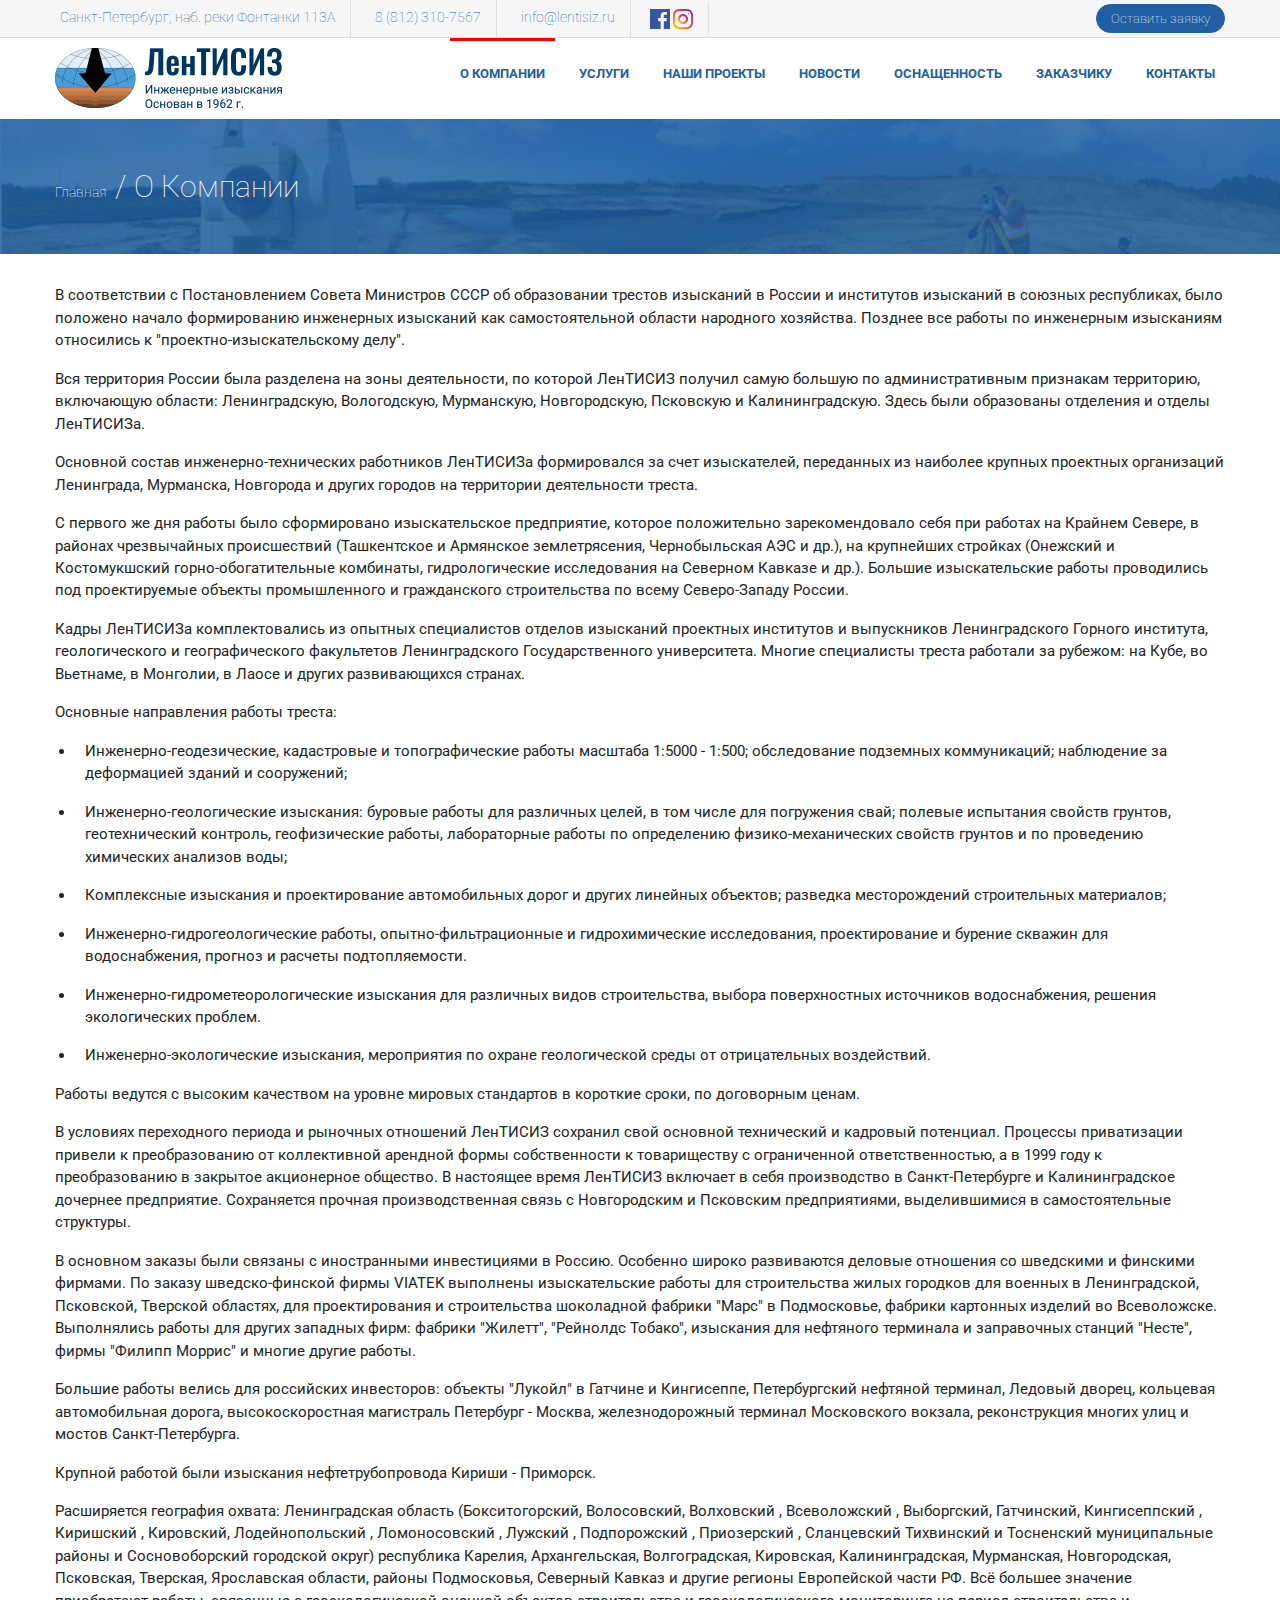
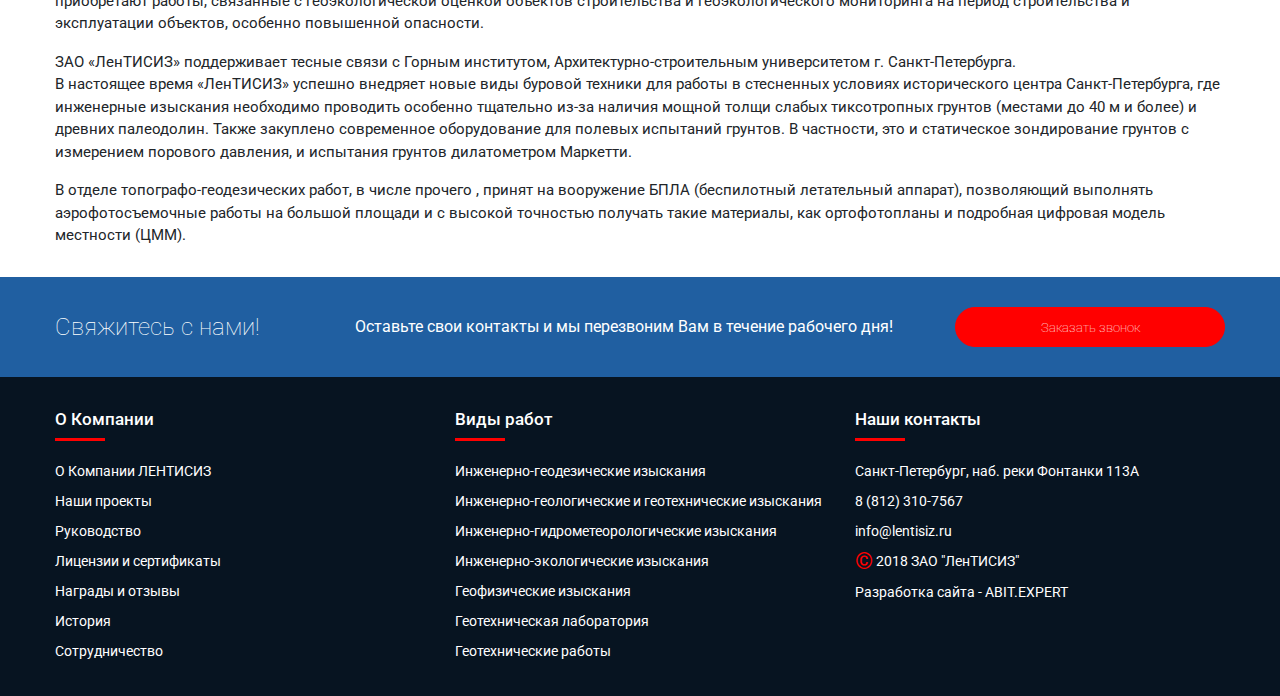
<file: about.html>
<!doctype html>
<html>
<head>
	<meta charset="utf-8">
	<!--[if IE]><meta http-equiv='X-UA-Compatible' content='IE=edge,chrome=1'><![endif]-->
	<title></title>
	<meta name="description" content="">
	<meta name="author" content="">
	<meta name="viewport" content="width=device-width,initial-scale=1">
	<link rel="apple-touch-icon" sizes="180x180" href="apple-touch-icon.png">
	<link rel="icon" type="image/png" sizes="32x32" href="favicon-32x32.png">
	<link rel="icon" type="image/png" sizes="16x16" href="favicon-16x16.png">
	<link rel="manifest" href="manifest.json">
	<link rel="mask-icon" href="safari-pinned-tab.svg" color="#262626">
	<meta name="theme-color" content="#ffffff">

	<link rel="stylesheet" href="assets/css/screen-kit.css">
	<link rel="stylesheet" href="https://cdn.materialdesignicons.com/3.0.39/css/materialdesignicons.min.css">
	<link href="https://fonts.googleapis.com/css?family=Oswald:300,400,500" rel="stylesheet">
	<link href="https://fonts.googleapis.com/css?family=Roboto:300,400,500,700" rel="stylesheet">
	<!--[if lt IE 9]>
      <script src="https://oss.maxcdn.com/html5shiv/3.7.2/html5shiv.min.js"></script>
      <script src="https://oss.maxcdn.com/respond/1.4.2/respond.min.js"></script>
    <![endif]-->

</head>

<body>
	
	<!-- page wrap -->
	<div class="page-wrap">
		<!-- header -->
		<header class="header">
			<div class="header_mobile">
				<div class="container">
					<a href="index.html" class="logo"></a>
					<div class="hamburger hamburger--slider js-hamburger">
						<div class="hamburger-box">
							<div class="hamburger-inner"></div>
						</div>
					</div>
				</div>
			</div>

			<div class="header_mobile--wrap">
				<div class="header_mobile--wrapper">
					<div class="header_top">
						<div class="container" itemscope="" itemtype="http://schema.org/Organization">
							<div class="row align-items-center">
								<div class="col-12 col-md-10">
									<p class="header_top--address" itemprop="address" itemscope="" itemtype="http://schema.org/PostalAddress">
										<a href="#"><i class="mdi mdi-map-marker"></i> <span itemprop="addressLocality">Санкт-Петербург</span>, <span itemprop="streetAddress">наб. реки Фонтанки 113А</span></a>
									</p>
									<p class="header_top--phone" itemprop="telephone">
										<a href="tel:8(812)310-7567"><i class="mdi mdi-phone-classic"></i> 8 (812) 310-7567</a>	
									</p>
									<p class="header_top--mail" itemprop="email">
										<a href="mailto:info@lentisiz.ru"><i class="mdi mdi-email-outline"></i> info@lentisiz.ru</a>
									</p>
									<p>
										<a href=""><img src="assets/img/facebook.svg" alt=""></a>
										<a href=""><img src="assets/img/instagram.svg" alt=""></a>
									</p>
								</div>
								
								<div class="col-12 col-md-2 text-left text-md-right">
									<button class="btn btn-primary btn-md" data-toggle="modal" data-target="#msg">Оставить заявку</button>
								</div>
							</div>
						</div>
					</div>
					<div class="container">
						<div class="row align-items-center">
							<div class="col-12 col-lg-3">
								<a href="" class="logo"></a>
							</div>
							<div class="col-12 col-lg-9">
								<ul class="navigation">
									<li class="navigation_item navigation_item--sub active">
										<a href="about.html">О Компании</a>
										<div class="mobile_sub--link"><i class="mdi mdi-chevron-down"></i></div>
										<ul class="navigation_sub">
											<li class="navigation_sub--item"><a href="team.html">Наши сотрудники</a></li>
											<li class="navigation_sub--item"><a href="cert.html">Лицензии и сертификаты</a></li>
											<li class="navigation_sub--item"><a href="history.html">История</a></li>
											<li class="navigation_sub--item"><a href="vacancy.html">Вакансии</a></li>
											<li class="navigation_sub--item"><a href="cooperation.html">Сотрудничество</a></li>
											<li class="navigation_sub--item"><a href="awards_and_reviews.html">Награды и отзывы</a></li>
										</ul>
									</li>
									<li class="navigation_item navigation_item--sub">
										<a href="services.html">Услуги</a>
										<div class="mobile_sub--link"><i class="mdi mdi-chevron-down"></i></div>
										<ul class="navigation_sub">
											<li class="navigation_sub--item"><a href="services_item.html">Инженерно-геодезические изыскания</a></li>
											<li class="navigation_sub--item"><a href="services_item.html">Инженерно-геологические и геотехнические изыскания</a></li>
											<li class="navigation_sub--item"><a href="services_item.html">Инженерно-гидрометеорологические изыскания</a></li>
											<li class="navigation_sub--item"><a href="services_item.html">Инженерно-экологические изыскания</a></li>
											<li class="navigation_sub--item"><a href="services_item.html">Геофизические изыскания</a></li>
											<li class="navigation_sub--item"><a href="services_item.html">Геотехническая лаборатория</a></li>
											<li class="navigation_sub--item"><a href="services_item.html">Геотехнические работы</a></li>
										</ul>
									</li>
									<li class="navigation_item"><a href="projects.html">Наши проекты</a></li>
									<li class="navigation_item"><a href="news.html">Новости</a></li>
									<li class="navigation_item"><a href="equipment.html">Оснащенность</a></li>
									<li class="navigation_item"><a href="customer.html">Заказчику</a></li>
									<li class="navigation_item"><a href="contants.html">Контакты</a></li>
								</ul>
							</div>
						</div>
					</div>
				</div>
			</div>
		</header>
		<!-- header end -->
		
		<!-- content -->
		<div class="content">
			
			<!-- page title -->
			<div class="page_title">
				<div class="container">
					<ul class="breadcrumb ">
						<li class="breadcrumb-item"><a href="index.html">Главная</a></li>
						<li class="breadcrumb-item active">О Компании</li>
					</ul>
				</div>
			</div>
			<!-- page title end -->

			<!-- text page -->
			<div class="text_page">
				<div class="container">
					<div class="wysiwyg">
						<p>В соответствии с Постановлением Совета Министров СССР об образовании трестов изысканий в России и институтов изысканий в союзных республиках, было положено начало формированию инженерных изысканий как самостоятельной области народного хозяйства. Позднее все работы по инженерным изысканиям относились к "проектно-изыскательскому делу".</p>
						<p>Вся территория России была разделена на зоны деятельности, по которой ЛенТИСИЗ получил самую большую по административным признакам территорию, включающую области: Ленинградскую, Вологодскую, Мурманскую, Новгородскую, Псковскую и Калининградскую. Здесь были образованы отделения и отделы ЛенТИСИЗа.</p>
						<p>Основной состав инженерно-технических работников ЛенТИСИЗа формировался за счет изыскателей, переданных из наиболее крупных проектных организаций Ленинграда, Мурманска, Новгорода и других городов на территории деятельности треста.</p>
						<p>С первого же дня работы было сформировано изыскательское предприятие, которое положительно зарекомендовало себя при работах на Крайнем Севере, в районах чрезвычайных происшествий (Ташкентское и Армянское землетрясения, Чернобыльская АЭС и др.), на крупнейших стройках (Онежский и Костомукшский горно-обогатительные комбинаты, гидрологические исследования на Северном Кавказе и др.). Большие изыскательские работы проводились под проектируемые объекты промышленного и гражданского строительства по всему Северо-Западу России.</p>
						<p>Кадры ЛенТИСИЗа комплектовались из опытных специалистов отделов изысканий проектных институтов и выпускников Ленинградского Горного института, геологического и географического факультетов Ленинградского Государственного университета. Многие специалисты треста работали за рубежом: на Кубе, во Вьетнаме, в Монголии, в Лаосе и других развивающихся странах.</p>
						<p>Основные направления работы треста:</p><ul><li>Инженерно-геодезические, кадастровые и топографические работы масштаба 1:5000 - 1:500; обследование подземных коммуникаций; наблюдение за деформацией зданий и сооружений;</li><li>Инженерно-геологические изыскания: буровые работы для различных целей, в том числе для погружения свай; полевые испытания свойств грунтов, геотехнический контроль, геофизические работы, лабораторные работы по определению физико-механических свойств грунтов и по проведению химических анализов воды;</li><li>Комплексные изыскания и проектирование автомобильных дорог и других линейных объектов; разведка месторождений строительных материалов;</li><li>Инженерно-гидрогеологические работы, опытно-фильтрационные и гидрохимические исследования, проектирование и бурение скважин для водоснабжения, прогноз и расчеты подтопляемости.</li><li>Инженерно-гидрометеорологические изыскания для различных видов строительства, выбора поверхностных источников водоснабжения, решения экологических проблем.</li><li>Инженерно-экологические изыскания, мероприятия по охране геологической среды от отрицательных воздействий.</li></ul><p>Работы ведутся с высоким качеством на уровне мировых стандартов в короткие сроки, по договорным ценам.</p>
						<p>В условиях переходного периода и рыночных отношений ЛенТИСИЗ сохранил свой основной технический и кадровый потенциал. Процессы приватизации привели к преобразованию от коллективной арендной формы собственности к товариществу с ограниченной ответственностью, а в 1999 году к преобразованию в закрытое акционерное общество. В настоящее время ЛенТИСИЗ включает в себя производство в Санкт-Петербурге и Калининградское дочернее предприятие. Сохраняется прочная производственная связь с Новгородским и Псковским предприятиями, выделившимися в самостоятельные структуры.</p>
						<p>В основном заказы были связаны с иностранными инвестициями в Россию. Особенно широко развиваются деловые отношения со шведскими и финскими фирмами. По заказу шведско-финской фирмы VIATEK выполнены изыскательские работы для строительства жилых городков для военных в Ленинградской, Псковской, Тверской областях, для проектирования и строительства шоколадной фабрики "Марс" в Подмосковье, фабрики картонных изделий во Всеволожске. Выполнялись работы для других западных фирм: фабрики "Жилетт", "Рейнолдс Тобако", изыскания для нефтяного терминала и заправочных станций "Несте", фирмы "Филипп Моррис" и многие другие работы.</p>
						<p>Большие работы велись для российских инвесторов: объекты "Лукойл" в Гатчине и Кингисеппе, Петербургский нефтяной терминал, Ледовый дворец, кольцевая автомобильная дорога, высокоскоростная магистраль Петербург - Москва, железнодорожный терминал Московского вокзала, реконструкция многих улиц и мостов Санкт-Петербурга.</p>
						<p>Крупной работой были изыскания нефтетрубопровода Кириши - Приморск.</p>
						<p>Расширяется география охвата: Ленинградская область (Бокситогорский, Волосовский, Волховский , Всеволожский , Выборгский, Гатчинский, Кингисеппский , Киришский , Кировский, Лодейнопольский , Ломоносовский , Лужский , Подпорожский , Приозерский , Сланцевский Тихвинский и Тосненский муниципальные районы и Сосновоборский городской округ) республика Карелия, Архангельская, Волгоградская, Кировская, Калининградская, Мурманская, Новгородская, Псковская, Тверская, Ярославская области, районы Подмосковья, Северный Кавказ и другие регионы Европейской части РФ. Всё большее значение приобретают работы, связанные с геоэкологической оценкой объектов строительства и геоэкологического мониторинга на период строительства и эксплуатации объектов, особенно повышенной опасности.</p>
						<p>ЗАО «ЛенТИСИЗ» поддерживает тесные связи с Горным институтом, Архитектурно-строительным университетом г. Санкт-Петербурга.<br>В настоящее время «ЛенТИСИЗ» успешно внедряет новые виды буровой техники для работы в стесненных условиях исторического центра Санкт-Петербурга, где инженерные изыскания необходимо проводить особенно тщательно из-за наличия мощной толщи слабых тиксотропных грунтов (местами до 40 м и более) и древних палеодолин. Также закуплено современное оборудование для полевых испытаний грунтов. В частности, это и статическое зондирование грунтов с измерением порового давления, и испытания грунтов дилатометром Маркетти.</p>
						<p>В отделе топографо-геодезических работ, в числе прочего , принят на вооружение БПЛА (беспилотный летательный аппарат), позволяющий выполнять аэрофотосъемочные работы на большой площади и с высокой точностью получать такие материалы, как ортофотопланы и подробная цифровая модель местности (ЦММ).</p>
					</div>
				</div>
				
			</div>
			<!-- text page end -->

			
		</div>
		<!-- content end -->

		<section class="form_send">
			<div class="container">
				<div class="row align-items-center">
					<div class="col-12 col-md-3">
						<h4 class="form_send--title">Свяжитесь с нами!</h4>
					</div>
					<div class="col-12 col-md-6">
						<p>Оставьте свои контакты и мы перезвоним Вам в течение рабочего дня!</p>
					</div>
					<div class="col-12 col-md-3 text-right"><button class="btn btn-danger btn-block" data-toggle="modal" data-target="#msg">Заказать звонок</button></div>
				</div>
			</div>
		</section>
		
		<!-- footer -->
		<footer class="footer">
			<div class="container">
				<div class="row">
					<div class="col-12 col-md-4">
						<div class="footer_title">О Компании</div>
						<p><a href="">О Компании ЛЕНТИСИЗ</a></p>
						<p><a href="">Наши проекты</a></p>
						<p><a href="">Руководство</a></p>
						<p><a href="">Лицензии и сертификаты</a></p>
						<p><a href="">Награды и отзывы</a></p>
						<p><a href="">История</a></p>
						<p><a href="">Сотрудничество</a></p>
					</div>
					<div class="col-12 col-md-4">
						<div class="footer_title">Виды работ</div>
						<p><a href="">Инженерно-геодезические изыскания</a></p>
						<p><a href="">Инженерно-геологические и геотехнические изыскания</a></p>
						<p><a href="">Инженерно-гидрометеорологические изыскания</a></p>
						<p><a href="">Инженерно-экологические изыскания</a></p>
						<p><a href="">Геофизические изыскания</a></p>
						<p><a href="">Геотехническая лаборатория</a></p>
						<p><a href="">Геотехнические работы</a></p>
					</div>
					<div class="col-12 col-md-4">
						<div class="footer_title">Наши контакты</div>
						<p>
							Санкт-Петербург, наб. реки Фонтанки 113А <br>
							8 (812) 310-7567 <br>
							info@lentisiz.ru
						</p>
						<p class="copyright"><span class="copy">&copy;</span> 2018 ЗАО "ЛенТИСИЗ"</p>
						<p>Разработка сайта - ABIT.EXPERT</p>
					</div>

				</div>
			</div>
		</footer>
		<!-- footer end -->
	</div>
	<!-- page wrap end -->
	
	<div class="modal fade" id="msg" tabindex="-1" role="dialog" aria-hidden="true">
		<div class="modal-dialog" role="document">
			<div class="modal-content">
				<div class="modal-header">
					<h5 class="modal-title">Отправьте нам сообщение и мы оперативно с вами свяжемся</h5>
					<button type="button" class="close" data-dismiss="modal" aria-label="Close"><span aria-hidden="true"><i class="mdi mdi-close"></i></span></button>
				</div>
				<div class="modal-body">
					<div class="form-group">
						<input type="text" class="form-control form-control-radius3 form-control-fillgray" placeholder="Ваше имя">
					</div>
					<div class="form-group">
						<input type="text" class="form-control form-control-radius3 form-control-fillgray" placeholder="Ваш телефон">
					</div>
					<div class="form-group">
						<textarea rows="3" class="form-control form-control-radius3 form-control-fillgray" placeholder="Сообщение"></textarea>
					</div>
				</div>
				<div class="modal-footer">
					<button type="button" class="btn btn-primary">Отправить</button>
				</div>
			</div>
		</div>
	</div>
	

	<script src="assets/js/jquery.3.2.1.min.js"></script>
	<script src="assets/js/popper.min.js"></script>
	<script src="assets/js/bootstrap.min.js"></script>
	<script src="assets/js/slick.min.js"></script>
	<script src="assets/js/featherlight.min.js"></script>
	<script src="assets/js/jquery-ready.js"></script>
	
	



	<!-- Prompt IE 6 users to install Chrome Frame. Remove this if you want to support IE 6.
		chromium.org/developers/how-tos/chrome-frame-getting-started -->
	<!--[if lt IE 7 ]>
		<script src="//ajax.googleapis.com/ajax/libs/chrome-frame/1.0.3/CFInstall.min.js"></script>
		<script>window.attachEvent('onload',function(){CFInstall.check({mode:'overlay'})})</script>
	<![endif]-->
  
</body>
</html>
</file>
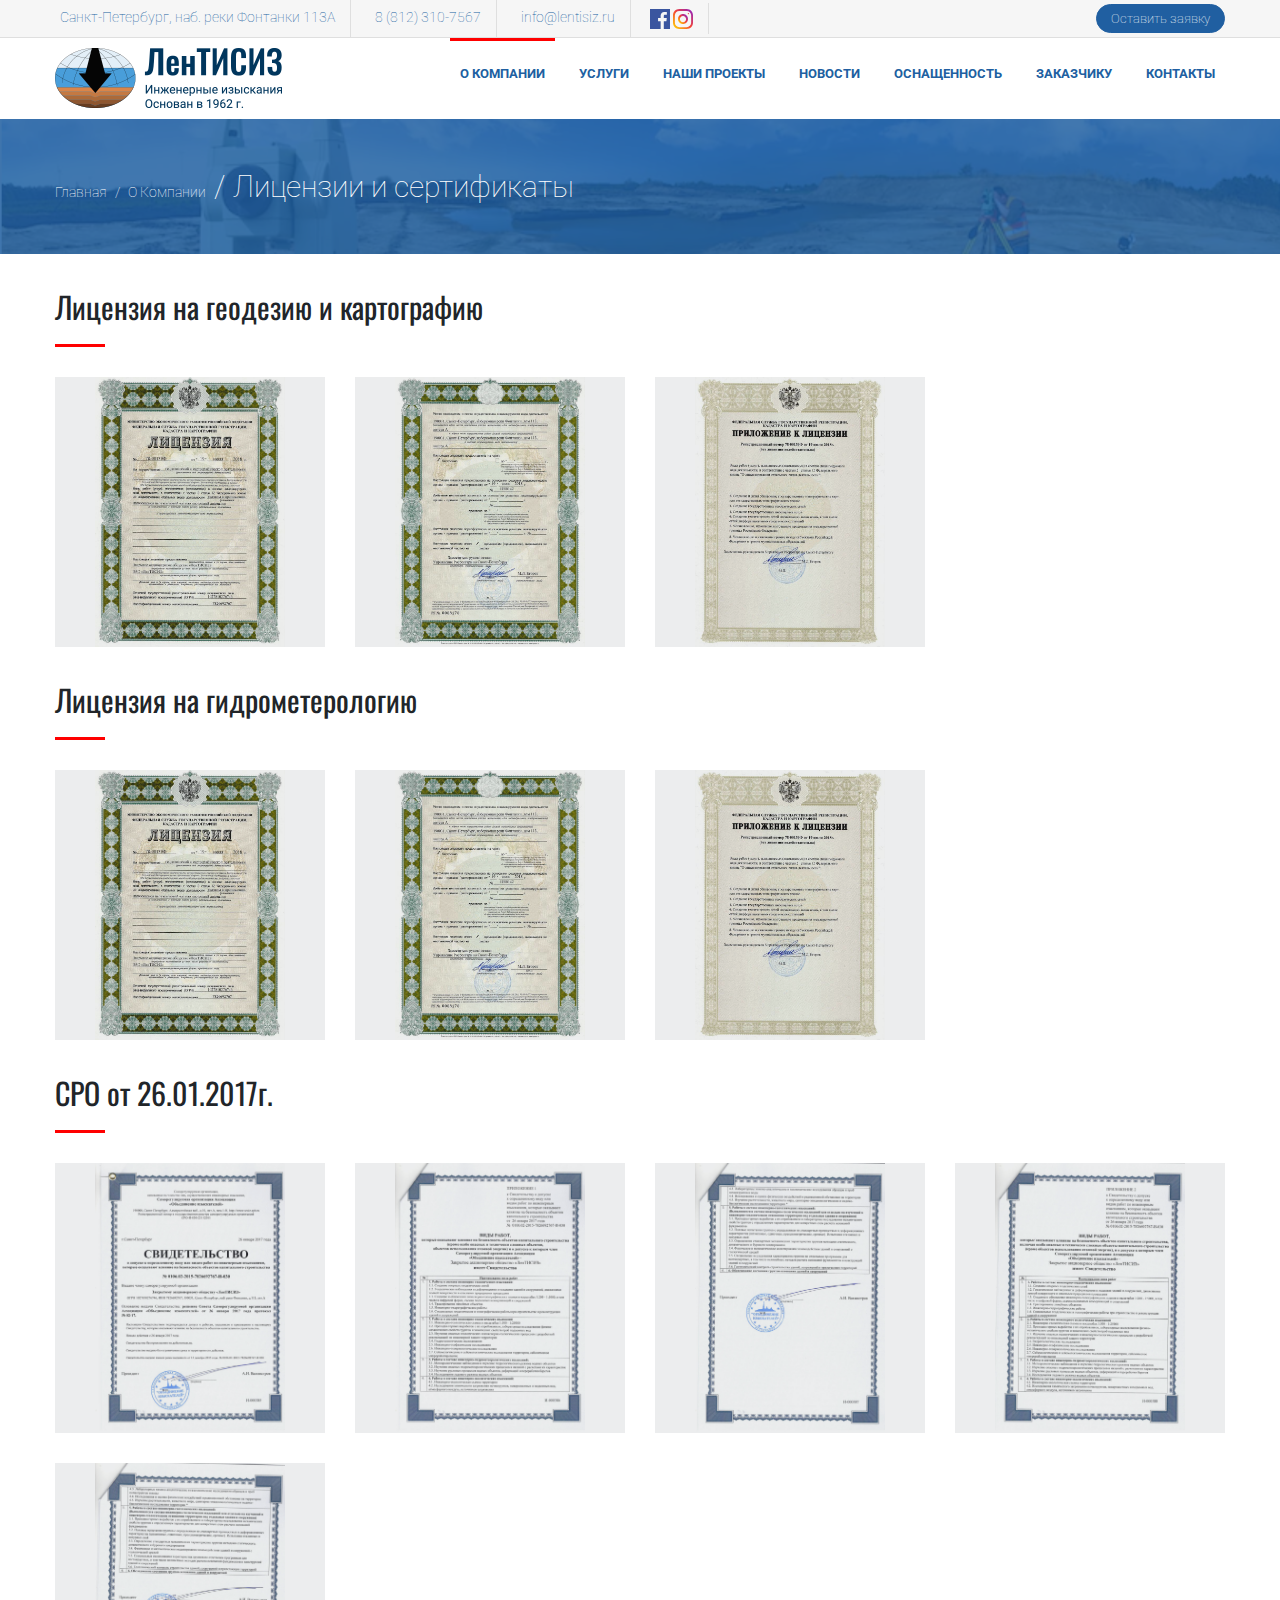
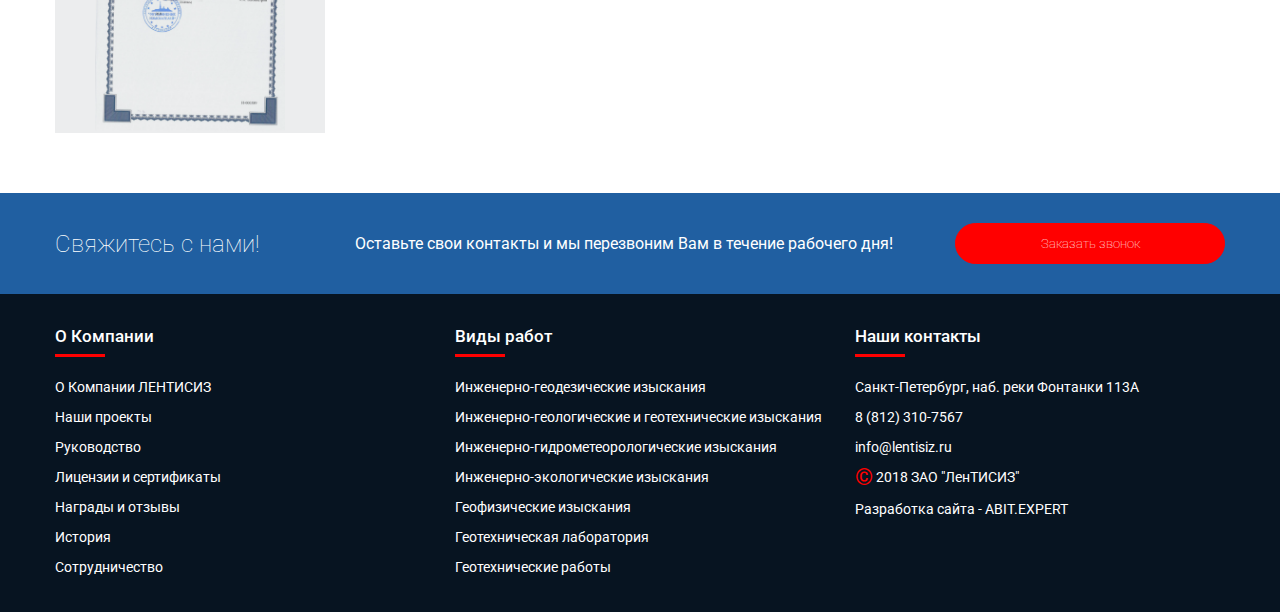
<file: cert.html>
<!doctype html>
<html>
<head>
	<meta charset="utf-8">
	<!--[if IE]><meta http-equiv='X-UA-Compatible' content='IE=edge,chrome=1'><![endif]-->
	<title></title>
	<meta name="description" content="">
	<meta name="author" content="">
	<meta name="viewport" content="width=device-width,initial-scale=1">
	<link rel="apple-touch-icon" sizes="180x180" href="apple-touch-icon.png">
	<link rel="icon" type="image/png" sizes="32x32" href="favicon-32x32.png">
	<link rel="icon" type="image/png" sizes="16x16" href="favicon-16x16.png">
	<link rel="manifest" href="manifest.json">
	<link rel="mask-icon" href="safari-pinned-tab.svg" color="#262626">
	<meta name="theme-color" content="#ffffff">

	<link rel="stylesheet" href="assets/css/screen-kit.css">
	<link rel="stylesheet" href="https://cdn.materialdesignicons.com/3.0.39/css/materialdesignicons.min.css">
	<link href="https://fonts.googleapis.com/css?family=Oswald:300,400,500" rel="stylesheet">
	<link href="https://fonts.googleapis.com/css?family=Roboto:300,400,500,700" rel="stylesheet">
	<!--[if lt IE 9]>
      <script src="https://oss.maxcdn.com/html5shiv/3.7.2/html5shiv.min.js"></script>
      <script src="https://oss.maxcdn.com/respond/1.4.2/respond.min.js"></script>
    <![endif]-->

</head>

<body>
	
	<!-- page wrap -->
	<div class="page-wrap">
		<!-- header -->
		<header class="header">
			<div class="header_mobile">
				<div class="container">
					<a href="index.html" class="logo"></a>
					<div class="hamburger hamburger--slider js-hamburger">
						<div class="hamburger-box">
							<div class="hamburger-inner"></div>
						</div>
					</div>
				</div>
			</div>

			<div class="header_mobile--wrap">
				<div class="header_mobile--wrapper">
					<div class="header_top">
						<div class="container" itemscope="" itemtype="http://schema.org/Organization">
							<div class="row align-items-center">
								<div class="col-12 col-md-10">
									<p class="header_top--address" itemprop="address" itemscope="" itemtype="http://schema.org/PostalAddress">
										<a href="#"><i class="mdi mdi-map-marker"></i> <span itemprop="addressLocality">Санкт-Петербург</span>, <span itemprop="streetAddress">наб. реки Фонтанки 113А</span></a>
									</p>
									<p class="header_top--phone" itemprop="telephone">
										<a href="tel:8(812)310-7567"><i class="mdi mdi-phone-classic"></i> 8 (812) 310-7567</a>	
									</p>
									<p class="header_top--mail" itemprop="email">
										<a href="mailto:info@lentisiz.ru"><i class="mdi mdi-email-outline"></i> info@lentisiz.ru</a>
									</p>
									<p>
										<a href=""><img src="assets/img/facebook.svg" alt=""></a>
										<a href=""><img src="assets/img/instagram.svg" alt=""></a>
									</p>
								</div>
								
								<div class="col-12 col-md-2 text-left text-md-right">
									<button class="btn btn-primary btn-md" data-toggle="modal" data-target="#msg">Оставить заявку</button>
								</div>
							</div>
						</div>
					</div>
					<div class="container">
						<div class="row align-items-center">
							<div class="col-12 col-lg-3">
								<a href="" class="logo"></a>
							</div>
							<div class="col-12 col-lg-9">
								<ul class="navigation">
									<li class="navigation_item navigation_item--sub active">
										<a href="about.html">О Компании</a>
										<div class="mobile_sub--link"><i class="mdi mdi-chevron-down"></i></div>
										<ul class="navigation_sub">
											<li class="navigation_sub--item"><a href="team.html">Наши сотрудники</a></li>
											<li class="navigation_sub--item"><a href="cert.html">Лицензии и сертификаты</a></li>
											<li class="navigation_sub--item"><a href="history.html">История</a></li>
											<li class="navigation_sub--item"><a href="vacancy.html">Вакансии</a></li>
											<li class="navigation_sub--item"><a href="cooperation.html">Сотрудничество</a></li>
											<li class="navigation_sub--item"><a href="awards_and_reviews.html">Награды и отзывы</a></li>
										</ul>
									</li>
									<li class="navigation_item navigation_item--sub">
										<a href="services.html">Услуги</a>
										<div class="mobile_sub--link"><i class="mdi mdi-chevron-down"></i></div>
										<ul class="navigation_sub">
											<li class="navigation_sub--item"><a href="services_item.html">Инженерно-геодезические изыскания</a></li>
											<li class="navigation_sub--item"><a href="services_item.html">Инженерно-геологические и геотехнические изыскания</a></li>
											<li class="navigation_sub--item"><a href="services_item.html">Инженерно-гидрометеорологические изыскания</a></li>
											<li class="navigation_sub--item"><a href="services_item.html">Инженерно-экологические изыскания</a></li>
											<li class="navigation_sub--item"><a href="services_item.html">Геофизические изыскания</a></li>
											<li class="navigation_sub--item"><a href="services_item.html">Геотехническая лаборатория</a></li>
											<li class="navigation_sub--item"><a href="services_item.html">Геотехнические работы</a></li>
										</ul>
									</li>
									<li class="navigation_item"><a href="projects.html">Наши проекты</a></li>
									<li class="navigation_item"><a href="news.html">Новости</a></li>
									<li class="navigation_item"><a href="equipment.html">Оснащенность</a></li>
									<li class="navigation_item"><a href="customer.html">Заказчику</a></li>
									<li class="navigation_item"><a href="contants.html">Контакты</a></li>
								</ul>
							</div>
						</div>
					</div>
				</div>
			</div>
		</header>
		<!-- header end -->
		
		<!-- content -->
		<div class="content">
			
			<!-- page title -->
			<div class="page_title">
				<div class="container">
					<ul class="breadcrumb ">
						<li class="breadcrumb-item"><a href="index.html">Главная</a></li>
						<li class="breadcrumb-item"><a href="about.html">О Компании</a></li>
						<li class="breadcrumb-item active">Лицензии и сертификаты</li>
					</ul>
				</div>
			</div>
			<!-- page title end -->


			<!-- gallery -->
			<div class="gallery">
				<div class="container">
					<div class="title">Лицензия на геодезию и картографию</div>
					<div class="row">
						<div class="col-12 col-sm-6 col-md-3">
							<div class="gallery_item">
								<div class="gallery_item--img">
									<a href="#" data-featherlight="assets/img/cert1.jpg"><img src="assets/img/cert1.jpg" alt=""></a>
								</div>
							</div>
						</div>
						<div class="col-12 col-sm-6 col-md-3">
							<div class="gallery_item">
								<div class="gallery_item--img">
									<a href="#" data-featherlight="assets/img/cert2.jpg"><img src="assets/img/cert2.jpg" alt=""></a>
								</div>
							</div>
						</div>
						<div class="col-12 col-sm-6 col-md-3">
							<div class="gallery_item">
								<div class="gallery_item--img">
									<a href="#" data-featherlight="assets/img/cert3.jpg"><img src="assets/img/cert3.jpg" alt=""></a>
								</div>
							</div>
						</div>
					</div>

					<div class="title">Лицензия на гидрометерологию</div>
					<div class="row">
						<div class="col-12 col-sm-6 col-md-3">
							<div class="gallery_item">
								<div class="gallery_item--img">
									<a href="#" data-featherlight="assets/img/cert2-1.jpg"><img src="assets/img/cert2-1.jpg" alt=""></a>
								</div>
							</div>
						</div>
						<div class="col-12 col-sm-6 col-md-3">
							<div class="gallery_item">
								<div class="gallery_item--img">
									<a href="#" data-featherlight="assets/img/cert2-2.jpg"><img src="assets/img/cert2-2.jpg" alt=""></a>
								</div>
							</div>
						</div>
						<div class="col-12 col-sm-6 col-md-3">
							<div class="gallery_item">
								<div class="gallery_item--img">
									<a href="#" data-featherlight="assets/img/cert2-3.jpg"><img src="assets/img/cert2-3.jpg" alt=""></a>
								</div>
							</div>
						</div>
					</div>

					<div class="title">СРО от 26.01.2017г.</div>
					<div class="row">
						<div class="col-12 col-sm-6 col-md-3">
							<div class="gallery_item">
								<div class="gallery_item--img">
									<a href="#" data-featherlight="assets/img/sro1.jpg"><img src="assets/img/sro1.jpg" alt=""></a>
								</div>
							</div>
						</div>
						<div class="col-12 col-sm-6 col-md-3">
							<div class="gallery_item">
								<div class="gallery_item--img">
									<a href="#" data-featherlight="assets/img/sro2.jpg"><img src="assets/img/sro2.jpg" alt=""></a>
								</div>
							</div>
						</div>
						<div class="col-12 col-sm-6 col-md-3">
							<div class="gallery_item">
								<div class="gallery_item--img">
									<a href="#" data-featherlight="assets/img/sro3.jpg"><img src="assets/img/sro3.jpg" alt=""></a>
								</div>
							</div>
						</div>
						<div class="col-12 col-sm-6 col-md-3">
							<div class="gallery_item">
								<div class="gallery_item--img">
									<a href="#" data-featherlight="assets/img/sro4.jpg"><img src="assets/img/sro4.jpg" alt=""></a>
								</div>
							</div>
						</div>
						<div class="col-12 col-sm-6 col-md-3">
							<div class="gallery_item">
								<div class="gallery_item--img">
									<a href="#" data-featherlight="assets/img/sro5.jpg"><img src="assets/img/sro5.jpg" alt=""></a>
								</div>
							</div>
						</div>
					</div>

				</div>
		
			</div>
			<!-- gallery end -->

			
		</div>
		<!-- content end -->

		<section class="form_send">
			<div class="container">
				<div class="row align-items-center">
					<div class="col-12 col-md-3">
						<h4 class="form_send--title">Свяжитесь с нами!</h4>
					</div>
					<div class="col-12 col-md-6">
						<p>Оставьте свои контакты и мы перезвоним Вам в течение рабочего дня!</p>
					</div>
					<div class="col-12 col-md-3 text-right"><button class="btn btn-danger btn-block" data-toggle="modal" data-target="#msg">Заказать звонок</button></div>
				</div>
			</div>
		</section>
		
		<!-- footer -->
		<footer class="footer">
			<div class="container">
				<div class="row">
					<div class="col-12 col-md-4">
						<div class="footer_title">О Компании</div>
						<p><a href="">О Компании ЛЕНТИСИЗ</a></p>
						<p><a href="">Наши проекты</a></p>
						<p><a href="">Руководство</a></p>
						<p><a href="">Лицензии и сертификаты</a></p>
						<p><a href="">Награды и отзывы</a></p>
						<p><a href="">История</a></p>
						<p><a href="">Сотрудничество</a></p>
					</div>
					<div class="col-12 col-md-4">
						<div class="footer_title">Виды работ</div>
						<p><a href="">Инженерно-геодезические изыскания</a></p>
						<p><a href="">Инженерно-геологические и геотехнические изыскания</a></p>
						<p><a href="">Инженерно-гидрометеорологические изыскания</a></p>
						<p><a href="">Инженерно-экологические изыскания</a></p>
						<p><a href="">Геофизические изыскания</a></p>
						<p><a href="">Геотехническая лаборатория</a></p>
						<p><a href="">Геотехнические работы</a></p>
					</div>
					<div class="col-12 col-md-4">
						<div class="footer_title">Наши контакты</div>
						<p>
							Санкт-Петербург, наб. реки Фонтанки 113А <br>
							8 (812) 310-7567 <br>
							info@lentisiz.ru
						</p>
						<p class="copyright"><span class="copy">&copy;</span> 2018 ЗАО "ЛенТИСИЗ"</p>
						<p>Разработка сайта - ABIT.EXPERT</p>
					</div>

				</div>
			</div>
		</footer>
		<!-- footer end -->
	</div>
	<!-- page wrap end -->
	
	<div class="modal fade" id="msg" tabindex="-1" role="dialog" aria-hidden="true">
		<div class="modal-dialog" role="document">
			<div class="modal-content">
				<div class="modal-header">
					<h5 class="modal-title">Отправьте нам сообщение и мы оперативно с вами свяжемся</h5>
					<button type="button" class="close" data-dismiss="modal" aria-label="Close"><span aria-hidden="true"><i class="mdi mdi-close"></i></span></button>
				</div>
				<div class="modal-body">
					<div class="form-group">
						<input type="text" class="form-control form-control-radius3 form-control-fillgray" placeholder="Ваше имя">
					</div>
					<div class="form-group">
						<input type="text" class="form-control form-control-radius3 form-control-fillgray" placeholder="Ваш телефон">
					</div>
					<div class="form-group">
						<textarea rows="3" class="form-control form-control-radius3 form-control-fillgray" placeholder="Сообщение"></textarea>
					</div>
				</div>
				<div class="modal-footer">
					<button type="button" class="btn btn-primary">Отправить</button>
				</div>
			</div>
		</div>
	</div>
	

	<script src="assets/js/jquery.3.2.1.min.js"></script>
	<script src="assets/js/popper.min.js"></script>
	<script src="assets/js/bootstrap.min.js"></script>
	<script src="assets/js/slick.min.js"></script>
	<script src="assets/js/featherlight.min.js"></script>
	<script src="assets/js/jquery-ready.js"></script>
	
	



	<!-- Prompt IE 6 users to install Chrome Frame. Remove this if you want to support IE 6.
		chromium.org/developers/how-tos/chrome-frame-getting-started -->
	<!--[if lt IE 7 ]>
		<script src="//ajax.googleapis.com/ajax/libs/chrome-frame/1.0.3/CFInstall.min.js"></script>
		<script>window.attachEvent('onload',function(){CFInstall.check({mode:'overlay'})})</script>
	<![endif]-->
  
</body>
</html>
</file>
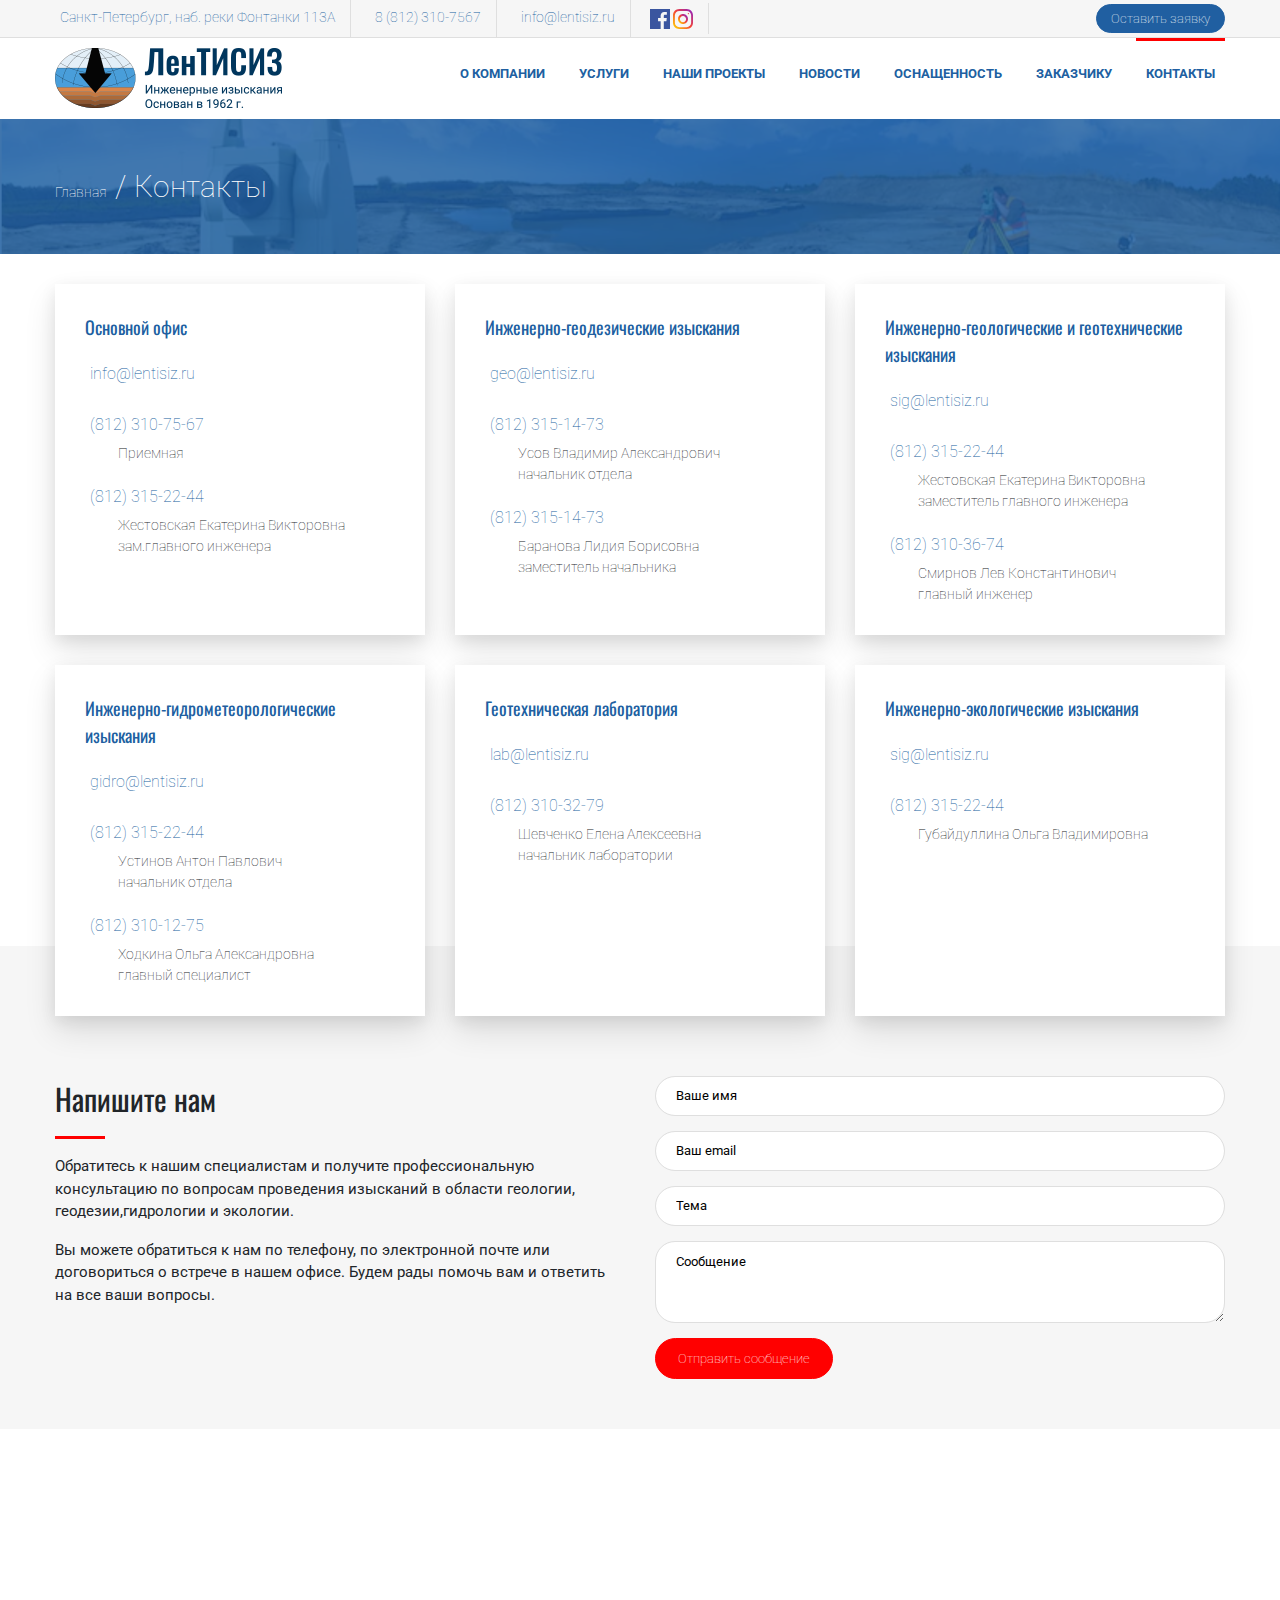
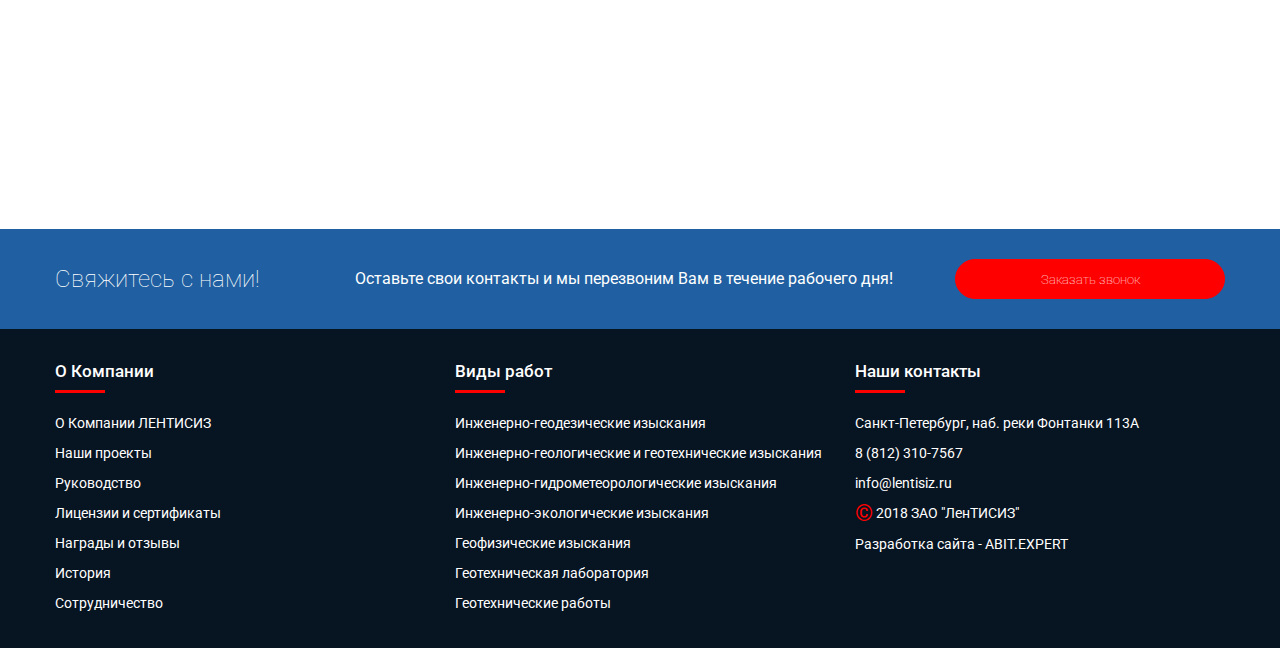
<file: contacts.html>
<!doctype html>
<html>
<head>
	<meta charset="utf-8">
	<!--[if IE]><meta http-equiv='X-UA-Compatible' content='IE=edge,chrome=1'><![endif]-->
	<title></title>
	<meta name="description" content="">
	<meta name="author" content="">
	<meta name="viewport" content="width=device-width,initial-scale=1">
	<link rel="apple-touch-icon" sizes="180x180" href="apple-touch-icon.png">
	<link rel="icon" type="image/png" sizes="32x32" href="favicon-32x32.png">
	<link rel="icon" type="image/png" sizes="16x16" href="favicon-16x16.png">
	<link rel="manifest" href="manifest.json">
	<link rel="mask-icon" href="safari-pinned-tab.svg" color="#262626">
	<meta name="theme-color" content="#ffffff">

	<link rel="stylesheet" href="assets/css/screen-kit.css">
	<link rel="stylesheet" href="https://cdn.materialdesignicons.com/3.0.39/css/materialdesignicons.min.css">
	<link href="https://fonts.googleapis.com/css?family=Oswald:300,400,500" rel="stylesheet">
	<link href="https://fonts.googleapis.com/css?family=Roboto:300,400,500,700" rel="stylesheet">
	<!--[if lt IE 9]>
      <script src="https://oss.maxcdn.com/html5shiv/3.7.2/html5shiv.min.js"></script>
      <script src="https://oss.maxcdn.com/respond/1.4.2/respond.min.js"></script>
    <![endif]-->

</head>

<body>
	
	<!-- page wrap -->
	<div class="page-wrap">
		<!-- header -->
		<header class="header">
			<div class="header_mobile">
				<div class="container">
					<a href="index.html" class="logo"></a>
					<div class="hamburger hamburger--slider js-hamburger">
						<div class="hamburger-box">
							<div class="hamburger-inner"></div>
						</div>
					</div>
				</div>
			</div>

			<div class="header_mobile--wrap">
				<div class="header_mobile--wrapper">
					<div class="header_top">
						<div class="container" itemscope="" itemtype="http://schema.org/Organization">
							<div class="row align-items-center">
								<div class="col-12 col-md-10">
									<p class="header_top--address" itemprop="address" itemscope="" itemtype="http://schema.org/PostalAddress">
										<a href="#"><i class="mdi mdi-map-marker"></i> <span itemprop="addressLocality">Санкт-Петербург</span>, <span itemprop="streetAddress">наб. реки Фонтанки 113А</span></a>
									</p>
									<p class="header_top--phone" itemprop="telephone">
										<a href="tel:8(812)310-7567"><i class="mdi mdi-phone-classic"></i> 8 (812) 310-7567</a>	
									</p>
									<p class="header_top--mail" itemprop="email">
										<a href="mailto:info@lentisiz.ru"><i class="mdi mdi-email-outline"></i> info@lentisiz.ru</a>
									</p>
									<p>
										<a href=""><img src="assets/img/facebook.svg" alt=""></a>
										<a href=""><img src="assets/img/instagram.svg" alt=""></a>
									</p>
								</div>
								
								<div class="col-12 col-md-2 text-left text-md-right">
									<button class="btn btn-primary btn-md" data-toggle="modal" data-target="#msg">Оставить заявку</button>
								</div>
							</div>
						</div>
					</div>
					<div class="container">
						<div class="row align-items-center">
							<div class="col-12 col-lg-3">
								<a href="" class="logo"></a>
							</div>
							<div class="col-12 col-lg-9">
								<ul class="navigation">
									<li class="navigation_item navigation_item--sub">
										<a href="about.html">О Компании</a>
										<div class="mobile_sub--link"><i class="mdi mdi-chevron-down"></i></div>
										<ul class="navigation_sub">
											<li class="navigation_sub--item"><a href="team.html">Наши сотрудники</a></li>
											<li class="navigation_sub--item"><a href="cert.html">Лицензии и сертификаты</a></li>
											<li class="navigation_sub--item"><a href="history.html">История</a></li>
											<li class="navigation_sub--item"><a href="vacancy.html">Вакансии</a></li>
											<li class="navigation_sub--item"><a href="cooperation.html">Сотрудничество</a></li>
											<li class="navigation_sub--item"><a href="awards_and_reviews.html">Награды и отзывы</a></li>
										</ul>
									</li>
									<li class="navigation_item navigation_item--sub">
										<a href="services.html">Услуги</a>
										<div class="mobile_sub--link"><i class="mdi mdi-chevron-down"></i></div>
										<ul class="navigation_sub">
											<li class="navigation_sub--item"><a href="services_item.html">Инженерно-геодезические изыскания</a></li>
											<li class="navigation_sub--item"><a href="services_item.html">Инженерно-геологические и геотехнические изыскания</a></li>
											<li class="navigation_sub--item"><a href="services_item.html">Инженерно-гидрометеорологические изыскания</a></li>
											<li class="navigation_sub--item"><a href="services_item.html">Инженерно-экологические изыскания</a></li>
											<li class="navigation_sub--item"><a href="services_item.html">Геофизические изыскания</a></li>
											<li class="navigation_sub--item"><a href="services_item.html">Геотехническая лаборатория</a></li>
											<li class="navigation_sub--item"><a href="services_item.html">Геотехнические работы</a></li>
										</ul>
									</li>
									<li class="navigation_item"><a href="projects.html">Наши проекты</a></li>
									<li class="navigation_item"><a href="news.html">Новости</a></li>
									<li class="navigation_item"><a href="equipment.html">Оснащенность</a></li>
									<li class="navigation_item"><a href="customer.html">Заказчику</a></li>
									<li class="navigation_item active"><a href="contants.html">Контакты</a></li>
								</ul>
							</div>
						</div>
					</div>
				</div>
			</div>
		</header>
		<!-- header end -->
		
		<!-- content -->
		<div class="content">
			
			<!-- page title -->
			<div class="page_title">
				<div class="container">
					<ul class="breadcrumb ">
						<li class="breadcrumb-item"><a href="index.html">Главная</a></li>
						<li class="breadcrumb-item active">Контакты</li>
					</ul>
				</div>
			</div>
			<!-- page title end -->

			<!-- contacts -->
			<div class="contacts">
				<div class="container">
					<div class="contacts_info">
						<div class="row">
							<div class="col-12 col-sm-6 col-md-4">
								<div class="contacts_item">
									<div class="contacts_item--wrap" itemscope="" itemtype="http://schema.org/Organization">
										<div class="contacts_item--title" itemprop="name">Основной офис</div>
										<div class="contacts_item--field">
											<a itemprop="email" href="mailto:info@lentisiz.ru"><i class="mdi mdi-email-outline"></i> info@lentisiz.ru </a>
										</div>
										<div class="contacts_item--field">
											<span itemprop="telephone"><a href="tel:+78123107567"><i class="mdi mdi-phone-classic"></i> (812) 310-75-67</a></span>
											<p class="contacts_item--descr">Приемная</p>
										</div>
										<div class="contacts_item--field">
											<span itemprop="telephone"><a href="tel:+78123152244"><i class="mdi mdi-phone-classic"></i> (812) 315-22-44</a></span> 
											<p class="contacts_item--descr">Жестовская Екатерина Викторовна <br>зам.главного инженера</p>
										</div>
									</div>
								</div>
							</div>
							<div class="col-12 col-sm-6 col-md-4">
								<div class="contacts_item">
									<div class="contacts_item--wrap" itemscope="" itemtype="http://schema.org/Organization">
										<div class="contacts_item--title" itemprop="name">Инженерно-геодезические изыскания</div>
										<div class="contacts_item--field">
											<a itemprop="email" href="mailto:geo@lentisiz.ru"><i class="mdi mdi-email-outline"></i> geo@lentisiz.ru</a>
										</div>
										<div class="contacts_item--field">
											<span itemprop="telephone"><a href="tel:+78123151473"><i class="mdi mdi-phone-classic"></i> (812) 315-14-73</a></span> 
											<p class="contacts_item--descr">Усов Владимир Александрович <br>начальник отдела</p>
										</div>
										<div class="contacts_item--field">
											<span itemprop="telephone"><a href="tel:+78123151473"><i class="mdi mdi-phone-classic"></i> (812) 315-14-73</a></span> 
											<p class="contacts_item--descr">Баранова Лидия Борисовна <br>заместитель начальника</p>
										</div>
									</div>
								</div>
							</div>
							<div class="col-12 col-sm-6 col-md-4">
								<div class="contacts_item">
									<div class="contacts_item--wrap" itemscope="" itemtype="http://schema.org/Organization">
										<div class="contacts_item--title" itemprop="name">Инженерно-геологические и геотехнические изыскания</div>
										<div class="contacts_item--field">
											<a itemprop="email" href="mailto:sig@lentisiz.ru"><i class="mdi mdi-email-outline"></i> sig@lentisiz.ru</a>
										</div>
										<div class="contacts_item--field">
											<span itemprop="telephone"><a href="tel:+78123152244"><i class="mdi mdi-phone-classic"></i> (812) 315-22-44</a></span> 
											<p class="contacts_item--descr">Жестовская Екатерина Викторовна <br>заместитель главного инженера</p>
										</div>
										<div class="contacts_item--field">
											<span itemprop="telephone"><a href="tel:+78123103674"><i class="mdi mdi-phone-classic"></i> (812) 310-36-74</a></span> 
											<p class="contacts_item--descr">Смирнов Лев Константинович <br>главный инженер</p>
										</div>
										
									</div>
								</div>
							</div>
							<div class="col-12 col-sm-6 col-md-4">
								<div class="contacts_item">
									<div class="contacts_item--wrap" itemscope="" itemtype="http://schema.org/Organization">
										<div class="contacts_item--title" itemprop="name">Инженерно-гидрометеорологические изыскания</div>
										<div class="contacts_item--field">
											<a itemprop="email" href="mailto:gidro@lentisiz.ru"><i class="mdi mdi-email-outline"></i> gidro@lentisiz.ru</a>
										</div>
										<div class="contacts_item--field">
											<span itemprop="telephone"><a href="tel:+78123152244"><i class="mdi mdi-phone-classic"></i> (812) 315-22-44</a></span> 
											<p class="contacts_item--descr">Устинов Антон Павлович <br>начальник отдела</p>
										</div>
										<div class="contacts_item--field">
											<span itemprop="telephone"><a href="tel:+78123151354"><i class="mdi mdi-phone-classic"></i> (812) 310-12-75 </a></span> 
											<p class="contacts_item--descr">Ходкина Ольга Александровна <br>главный специалист</p>
										</div>
									</div>
								</div>
							</div>
							<div class="col-12 col-sm-6 col-md-4">
								<div class="contacts_item">
									<div class="contacts_item--wrap" itemscope="" itemtype="http://schema.org/Organization">
										<div class="contacts_item--title" itemprop="name">Геотехническая лаборатория</div>
										<div class="contacts_item--field">
											<a itemprop="email" href="mailto:lab@lentisiz.ru"><i class="mdi mdi-email-outline"></i> lab@lentisiz.ru</a>
										</div>
										<div class="contacts_item--field">
											<span itemprop="telephone"><a href="tel:+78123103279"><i class="mdi mdi-phone-classic"></i> (812) 310-32-79</a></span> 
											<p class="contacts_item--descr">Шевченко Елена Алексеевна <br>начальник лаборатории</p>
										</div>
									</div>
								</div>
							</div>
							<div class="col-12 col-sm-6 col-md-4">
								<div class="contacts_item">
									<div class="contacts_item--wrap" itemscope="" itemtype="http://schema.org/Organization">
										<div class="contacts_item--title" itemprop="name">Инженерно-экологические изыскания</div>
										<div class="contacts_item--field">
											<a itemprop="email" href="mailto:lab@lentisiz.ru"><i class="mdi mdi-email-outline"></i> sig@lentisiz.ru</a>
										</div>
										<div class="contacts_item--field">
											<span itemprop="telephone"><a href="tel:+78123152244"><i class="mdi mdi-phone-classic"></i> (812) 315-22-44</a></span> 
											<p class="contacts_item--descr">Губайдуллина Ольга Владимировна</p>
										</div>
									</div>
								</div>
							</div>
							<!-- <div class="col-12 col-sm-6 col-md-4">
								<div class="contacts_item">
									<div class="contacts_item--wrap" itemscope="" itemtype="http://schema.org/Organization">
										<div class="contacts_item--title" itemprop="name">Комплексные изыскания</div>
										<div class="contacts_item--field">
											<a itemprop="email" href="mailto:info@lentisiz.ru"><i class="mdi mdi-email-outline"></i> info@lentisiz.ru </a>
										</div>
										<div class="contacts_item--field">
											<span itemprop="telephone"><a href="tel:+78123107567"><i class="mdi mdi-phone-classic"></i> (812) 310-75-67</a></span>
											<p class="contacts_item--descr">Приемная</p>
										</div>
										<div class="contacts_item--field">
											<span itemprop="telephone"><a href="tel:+78123152244"><i class="mdi mdi-phone-classic"></i> (812) 315-22-44</a></span> 
											<p class="contacts_item--descr">Жестовская Екатерина Викторовна <br>зам.главного инженера</p>
										</div>
									</div>
								</div>
							</div> -->
						</div>
					</div>
					
				</div>

				<div class="contacts_form">
					<div class="container">
						<div class="row">
							<div class="col-12 col-sm-6">
								<div class="wysiwyg">
									<h3 class="title">Напишите нам</h3>
									<p>Обратитесь к нашим специалистам и получите профессиональную консультацию по вопросам проведения изысканий в области геологии, геодезии,гидрологии и экологии.</p>
									<p>Вы можете обратиться к нам по телефону, по электронной почте или договориться о встрече в нашем офисе. Будем рады помочь вам и ответить на все ваши вопросы.</p>	
								</div>

							</div>
							<div class="col-12 col-sm-6">
								<div class="form-group">
									<input type="text" class="form-control" placeholder="Ваше имя">
								</div>
								<div class="form-group">
									<input type="text" class="form-control" placeholder="Ваш email">
								</div>
								<div class="form-group">
									<input type="text" class="form-control" placeholder="Тема">
								</div>
								<div class="form-group">
									<textarea rows="3" class="form-control" placeholder="Сообщение"></textarea>
								</div>
								<button class="btn btn-danger">Отправить сообщение</button>
							</div>
						</div>
					</div>
				</div>

				<div class="contacts_map">
					<script type="text/javascript" src="https://api-maps.yandex.ru/2.1/?lang=ru_RU"></script>
					<div id="YMaps_0" class="YMaps" style="width:100%;height:400px;"></div>
					 <script type="text/javascript">ymaps.ready(init);
						function init () {
							var myMap = new ymaps.Map("YMaps_0", {
								center: [59.922639,30.317108],
								zoom: 11
							});
							myMap.behaviors.disable(['leftMouseButtonMagnifier','rightMouseButtonMagnifier','scrollZoom',]);
							myMap.behaviors.enable(['dblClickZoom','drag','multiTouch',]);
							myMap.controls
							.remove("routeEditor")
							.remove("typeSelector")
							.remove("searchControl")
							.remove("trafficControl");

							myMap.controls.add("fullscreenControl");
							myMap.controls.add("geolocationControl");
							myMap.controls.add("rulerControl");
							myMap.controls.add("zoomControl");
							
							myPlacemark_1 = new ymaps.Placemark([59.922639,30.317108], {balloonContentHeader: "ЛенТИСИЗ",balloonContentBody: "Санкт-Петербург, набережная реки Фонтанки 113А",},
							{preset: "islands#blueDotIcon"}
									);
								myMap.geoObjects.add(myPlacemark_1);
							}
					</script>
				</div>
			</div>
			<!-- contacts end -->

			
		</div>
		<!-- content end -->

		<section class="form_send">
			<div class="container">
				<div class="row align-items-center">
					<div class="col-12 col-md-3">
						<h4 class="form_send--title">Свяжитесь с нами!</h4>
					</div>
					<div class="col-12 col-md-6">
						<p>Оставьте свои контакты и мы перезвоним Вам в течение рабочего дня!</p>
					</div>
					<div class="col-12 col-md-3 text-right"><button class="btn btn-danger btn-block" data-toggle="modal" data-target="#msg">Заказать звонок</button></div>
				</div>
			</div>
		</section>
		
		<!-- footer -->
		<footer class="footer">
			<div class="container">
				<div class="row">
					<div class="col-12 col-md-4">
						<div class="footer_title">О Компании</div>
						<p><a href="">О Компании ЛЕНТИСИЗ</a></p>
						<p><a href="">Наши проекты</a></p>
						<p><a href="">Руководство</a></p>
						<p><a href="">Лицензии и сертификаты</a></p>
						<p><a href="">Награды и отзывы</a></p>
						<p><a href="">История</a></p>
						<p><a href="">Сотрудничество</a></p>
					</div>
					<div class="col-12 col-md-4">
						<div class="footer_title">Виды работ</div>
						<p><a href="">Инженерно-геодезические изыскания</a></p>
						<p><a href="">Инженерно-геологические и геотехнические изыскания</a></p>
						<p><a href="">Инженерно-гидрометеорологические изыскания</a></p>
						<p><a href="">Инженерно-экологические изыскания</a></p>
						<p><a href="">Геофизические изыскания</a></p>
						<p><a href="">Геотехническая лаборатория</a></p>
						<p><a href="">Геотехнические работы</a></p>
					</div>
					<div class="col-12 col-md-4">
						<div class="footer_title">Наши контакты</div>
						<p>
							Санкт-Петербург, наб. реки Фонтанки 113А <br>
							8 (812) 310-7567 <br>
							info@lentisiz.ru
						</p>
						<p class="copyright"><span class="copy">&copy;</span> 2018 ЗАО "ЛенТИСИЗ"</p>
						<p>Разработка сайта - ABIT.EXPERT</p>
					</div>

				</div>
			</div>
		</footer>
		<!-- footer end -->
	</div>
	<!-- page wrap end -->
	
	<div class="modal fade" id="msg" tabindex="-1" role="dialog" aria-hidden="true">
		<div class="modal-dialog" role="document">
			<div class="modal-content">
				<div class="modal-header">
					<h5 class="modal-title">Отправьте нам сообщение и мы оперативно с вами свяжемся</h5>
					<button type="button" class="close" data-dismiss="modal" aria-label="Close"><span aria-hidden="true"><i class="mdi mdi-close"></i></span></button>
				</div>
				<div class="modal-body">
					<div class="form-group">
						<input type="text" class="form-control form-control-radius3 form-control-fillgray" placeholder="Ваше имя">
					</div>
					<div class="form-group">
						<input type="text" class="form-control form-control-radius3 form-control-fillgray" placeholder="Ваш телефон">
					</div>
					<div class="form-group">
						<textarea rows="3" class="form-control form-control-radius3 form-control-fillgray" placeholder="Сообщение"></textarea>
					</div>
				</div>
				<div class="modal-footer">
					<button type="button" class="btn btn-primary">Отправить</button>
				</div>
			</div>
		</div>
	</div>
	

	<script src="assets/js/jquery.3.2.1.min.js"></script>
	<script src="assets/js/popper.min.js"></script>
	<script src="assets/js/bootstrap.min.js"></script>
	<script src="assets/js/slick.min.js"></script>
	<script src="assets/js/featherlight.min.js"></script>
	<script src="assets/js/jquery-ready.js"></script>
	
	



	<!-- Prompt IE 6 users to install Chrome Frame. Remove this if you want to support IE 6.
		chromium.org/developers/how-tos/chrome-frame-getting-started -->
	<!--[if lt IE 7 ]>
		<script src="//ajax.googleapis.com/ajax/libs/chrome-frame/1.0.3/CFInstall.min.js"></script>
		<script>window.attachEvent('onload',function(){CFInstall.check({mode:'overlay'})})</script>
	<![endif]-->
  
</body>
</html>
</file>
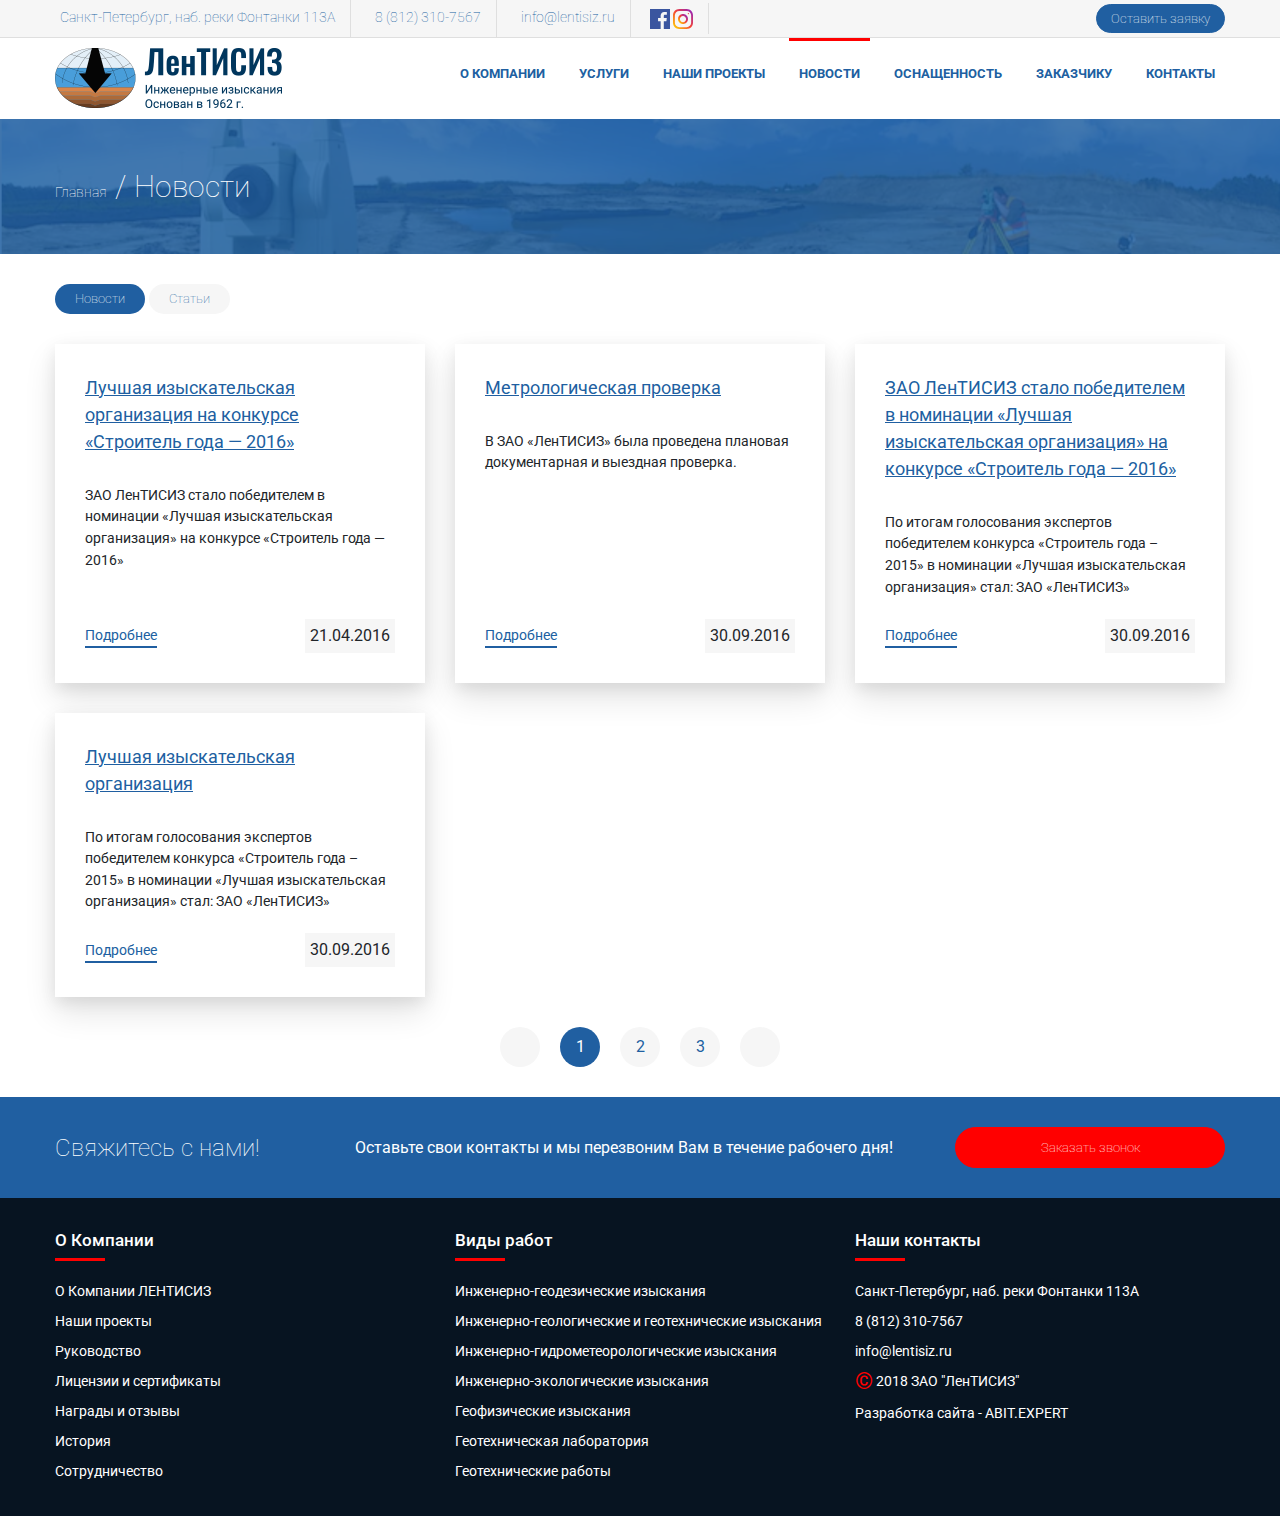
<file: news.html>
<!doctype html>
<html>
<head>
	<meta charset="utf-8">
	<!--[if IE]><meta http-equiv='X-UA-Compatible' content='IE=edge,chrome=1'><![endif]-->
	<title></title>
	<meta name="description" content="">
	<meta name="author" content="">
	<meta name="viewport" content="width=device-width,initial-scale=1">
	<link rel="apple-touch-icon" sizes="180x180" href="apple-touch-icon.png">
	<link rel="icon" type="image/png" sizes="32x32" href="favicon-32x32.png">
	<link rel="icon" type="image/png" sizes="16x16" href="favicon-16x16.png">
	<link rel="manifest" href="manifest.json">
	<link rel="mask-icon" href="safari-pinned-tab.svg" color="#262626">
	<meta name="theme-color" content="#ffffff">

	<link rel="stylesheet" href="assets/css/screen-kit.css">
	<link rel="stylesheet" href="https://cdn.materialdesignicons.com/3.0.39/css/materialdesignicons.min.css">
	<link href="https://fonts.googleapis.com/css?family=Oswald:300,400,500" rel="stylesheet">
	<link href="https://fonts.googleapis.com/css?family=Roboto:300,400,500,700" rel="stylesheet">
	<!--[if lt IE 9]>
      <script src="https://oss.maxcdn.com/html5shiv/3.7.2/html5shiv.min.js"></script>
      <script src="https://oss.maxcdn.com/respond/1.4.2/respond.min.js"></script>
    <![endif]-->

</head>

<body>
	
	<!-- page wrap -->
	<div class="page-wrap">
		<!-- header -->
		<header class="header">
			<div class="header_mobile">
				<div class="container">
					<a href="index.html" class="logo"></a>
					<div class="hamburger hamburger--slider js-hamburger">
						<div class="hamburger-box">
							<div class="hamburger-inner"></div>
						</div>
					</div>
				</div>
			</div>

			<div class="header_mobile--wrap">
				<div class="header_mobile--wrapper">
					<div class="header_top">
						<div class="container" itemscope="" itemtype="http://schema.org/Organization">
							<div class="row align-items-center">
								<div class="col-12 col-md-10">
									<p class="header_top--address" itemprop="address" itemscope="" itemtype="http://schema.org/PostalAddress">
										<a href="#"><i class="mdi mdi-map-marker"></i> <span itemprop="addressLocality">Санкт-Петербург</span>, <span itemprop="streetAddress">наб. реки Фонтанки 113А</span></a>
									</p>
									<p class="header_top--phone" itemprop="telephone">
										<a href="tel:8(812)310-7567"><i class="mdi mdi-phone-classic"></i> 8 (812) 310-7567</a>	
									</p>
									<p class="header_top--mail" itemprop="email">
										<a href="mailto:info@lentisiz.ru"><i class="mdi mdi-email-outline"></i> info@lentisiz.ru</a>
									</p>
									<p>
										<a href=""><img src="assets/img/facebook.svg" alt=""></a>
										<a href=""><img src="assets/img/instagram.svg" alt=""></a>
									</p>
								</div>
								
								<div class="col-12 col-md-2 text-left text-md-right">
									<button class="btn btn-primary btn-md" data-toggle="modal" data-target="#msg">Оставить заявку</button>
								</div>
							</div>
						</div>
					</div>
					<div class="container">
						<div class="row align-items-center">
							<div class="col-12 col-lg-3">
								<a href="" class="logo"></a>
							</div>
							<div class="col-12 col-lg-9">
								<ul class="navigation">
									<li class="navigation_item navigation_item--sub">
										<a href="about.html">О Компании</a>
										<div class="mobile_sub--link"><i class="mdi mdi-chevron-down"></i></div>
										<ul class="navigation_sub">
											<li class="navigation_sub--item"><a href="team.html">Наши сотрудники</a></li>
											<li class="navigation_sub--item"><a href="cert.html">Лицензии и сертификаты</a></li>
											<li class="navigation_sub--item"><a href="history.html">История</a></li>
											<li class="navigation_sub--item"><a href="vacancy.html">Вакансии</a></li>
											<li class="navigation_sub--item"><a href="cooperation.html">Сотрудничество</a></li>
											<li class="navigation_sub--item"><a href="awards_and_reviews.html">Награды и отзывы</a></li>
										</ul>
									</li>
									<li class="navigation_item navigation_item--sub">
										<a href="services.html">Услуги</a>
										<div class="mobile_sub--link"><i class="mdi mdi-chevron-down"></i></div>
										<ul class="navigation_sub">
											<li class="navigation_sub--item"><a href="services_item.html">Инженерно-геодезические изыскания</a></li>
											<li class="navigation_sub--item"><a href="services_item.html">Инженерно-геологические и геотехнические изыскания</a></li>
											<li class="navigation_sub--item"><a href="services_item.html">Инженерно-гидрометеорологические изыскания</a></li>
											<li class="navigation_sub--item"><a href="services_item.html">Инженерно-экологические изыскания</a></li>
											<li class="navigation_sub--item"><a href="services_item.html">Геофизические изыскания</a></li>
											<li class="navigation_sub--item"><a href="services_item.html">Геотехническая лаборатория</a></li>
											<li class="navigation_sub--item"><a href="services_item.html">Геотехнические работы</a></li>
										</ul>
									</li>
									<li class="navigation_item"><a href="projects.html">Наши проекты</a></li>
									<li class="navigation_item active"><a href="news.html">Новости</a></li>
									<li class="navigation_item"><a href="equipment.html">Оснащенность</a></li>
									<li class="navigation_item"><a href="customer.html">Заказчику</a></li>
									<li class="navigation_item"><a href="contants.html">Контакты</a></li>
								</ul>
							</div>
						</div>
					</div>
				</div>
			</div>
		</header>
		<!-- header end -->
		
		<!-- content -->
		<div class="content">
			
			<!-- page title -->
			<div class="page_title">
				<div class="container">
					<ul class="breadcrumb ">
						<li class="breadcrumb-item"><a href="index.html">Главная</a></li>
						<li class="breadcrumb-item active">Новости</li>
					</ul>
				</div>
			</div>
			<!-- page title end -->

			<!-- news item -->
			<div class="news_list">
				<div class="container">
					<div class="news_list--category">
						<span class="active">Новости</span>
						<span><a href="">Статьи</a></span>
					</div>
					<div class="row">
						<div class="col-12 col-md-4">
							<div class="news_list--wrap">
								<div class="news_list--item">
									<div class="news_list--link">
										<a href="news_item.html">Лучшая изыскательская организация на конкурсе «Строитель года — 2016»</a>
									</div>
									<div class="news_list--descr">
										<p>ЗАО ЛенТИСИЗ стало победителем в номинации «Лучшая изыскательская организация» на конкурсе «Строитель года — 2016»</p>	
									</div>
									<div class="news_list--footer">
										<div class="row align-items-center">
											<div class="col-6">
												<a href="news_item.html" class="details">Подробнее</a>
											</div>
											<div class="col-6 text-right">
												<div class="date">21.04.2016</div>
											</div>
										</div>
									</div>
								</div>
							</div>
						</div>

						<div class="col-12 col-md-4">
							<div class="news_list--wrap">
								<div class="news_list--item">
									<div class="news_list--link">
										<a href="news_item.html">Метрологическая проверка</a>
									</div>
									<div class="news_list--descr">
										<p>В ЗАО «ЛенТИСИЗ» была проведена плановая документарная и выездная проверка.</p>	
									</div>
									<div class="news_list--footer">
										<div class="row align-items-center">
											<div class="col-6">
												<a href="news_item.html" class="details">Подробнее</a>
											</div>
											<div class="col-6 text-right">
												<div class="date">30.09.2016</div>
											</div>
										</div>
									</div>
								</div>
							</div>
						</div>

						<div class="col-12 col-md-4">
							<div class="news_list--wrap">
								<div class="news_list--item">
									<div class="news_list--link">
										<a href="news_item.html">ЗАО ЛенТИСИЗ стало победителем в номинации «Лучшая изыскательская организация» на конкурсе «Строитель года — 2016»</a>
									</div>
									<div class="news_list--descr">
										<p>По итогам голосования экспертов победителем конкурса «Строитель года – 2015» в номинации «Лучшая изыскательская организация» стал: ЗАО «ЛенТИСИЗ»</p>	
									</div>
									<div class="news_list--footer">
										<div class="row align-items-center">
											<div class="col-6">
												<a href="news_item.html" class="details">Подробнее</a>
											</div>
											<div class="col-6 text-right">
												<div class="date">30.09.2016</div>
											</div>
										</div>
									</div>
								</div>
							</div>
						</div>

						<div class="col-12 col-md-4">
							<div class="news_list--wrap">
								<div class="news_list--item">
									<div class="news_list--link">
										<a href="news_item.html">Лучшая изыскательская организация</a>
									</div>
									<div class="news_list--descr">
										<p>По итогам голосования экспертов победителем конкурса «Строитель года – 2015» в номинации «Лучшая изыскательская организация» стал: ЗАО «ЛенТИСИЗ»</p>	
									</div>
									<div class="news_list--footer">
										<div class="row align-items-center">
											<div class="col-6">
												<a href="news_item.html" class="details">Подробнее</a>
											</div>
											<div class="col-6 text-right">
												<div class="date">30.09.2016</div>
											</div>
										</div>
									</div>
								</div>
							</div>
						</div>

						
					</div>

					<nav>
						<ul class="pagination justify-content-center">
							<li class="page-item disabled">
								<a class="page-link" href="#" tabindex="-1"><i class="mdi mdi-chevron-left"></i></a>
							</li>
							<li class="page-item active"><a class="page-link" href="#">1</a></li>
							<li class="page-item"><a class="page-link" href="#">2</a></li>
							<li class="page-item"><a class="page-link" href="#">3</a></li>
							<li class="page-item">
								<a class="page-link" href="#"><i class="mdi mdi-chevron-right"></i></a>
							</li>
						</ul>
					</nav>
				</div>
			</div>
			<!-- news item end -->

			
		</div>
		<!-- content end -->

		<section class="form_send">
			<div class="container">
				<div class="row align-items-center">
					<div class="col-12 col-md-3">
						<h4 class="form_send--title">Свяжитесь с нами!</h4>
					</div>
					<div class="col-12 col-md-6">
						<p>Оставьте свои контакты и мы перезвоним Вам в течение рабочего дня!</p>
					</div>
					<div class="col-12 col-md-3 text-right"><button class="btn btn-danger btn-block" data-toggle="modal" data-target="#msg">Заказать звонок</button></div>
				</div>
			</div>
		</section>
		
		<!-- footer -->
		<footer class="footer">
			<div class="container">
				<div class="row">
					<div class="col-12 col-md-4">
						<div class="footer_title">О Компании</div>
						<p><a href="">О Компании ЛЕНТИСИЗ</a></p>
						<p><a href="">Наши проекты</a></p>
						<p><a href="">Руководство</a></p>
						<p><a href="">Лицензии и сертификаты</a></p>
						<p><a href="">Награды и отзывы</a></p>
						<p><a href="">История</a></p>
						<p><a href="">Сотрудничество</a></p>
					</div>
					<div class="col-12 col-md-4">
						<div class="footer_title">Виды работ</div>
						<p><a href="">Инженерно-геодезические изыскания</a></p>
						<p><a href="">Инженерно-геологические и геотехнические изыскания</a></p>
						<p><a href="">Инженерно-гидрометеорологические изыскания</a></p>
						<p><a href="">Инженерно-экологические изыскания</a></p>
						<p><a href="">Геофизические изыскания</a></p>
						<p><a href="">Геотехническая лаборатория</a></p>
						<p><a href="">Геотехнические работы</a></p>
					</div>
					<div class="col-12 col-md-4">
						<div class="footer_title">Наши контакты</div>
						<p>
							Санкт-Петербург, наб. реки Фонтанки 113А <br>
							8 (812) 310-7567 <br>
							info@lentisiz.ru
						</p>
						<p class="copyright"><span class="copy">&copy;</span> 2018 ЗАО "ЛенТИСИЗ"</p>
						<p>Разработка сайта - ABIT.EXPERT</p>
					</div>

				</div>
			</div>
		</footer>
		<!-- footer end -->
	</div>
	<!-- page wrap end -->
	
	<div class="modal fade" id="msg" tabindex="-1" role="dialog" aria-hidden="true">
		<div class="modal-dialog" role="document">
			<div class="modal-content">
				<div class="modal-header">
					<h5 class="modal-title">Отправьте нам сообщение и мы оперативно с вами свяжемся</h5>
					<button type="button" class="close" data-dismiss="modal" aria-label="Close"><span aria-hidden="true"><i class="mdi mdi-close"></i></span></button>
				</div>
				<div class="modal-body">
					<div class="form-group">
						<input type="text" class="form-control form-control-radius3 form-control-fillgray" placeholder="Ваше имя">
					</div>
					<div class="form-group">
						<input type="text" class="form-control form-control-radius3 form-control-fillgray" placeholder="Ваш телефон">
					</div>
					<div class="form-group">
						<textarea rows="3" class="form-control form-control-radius3 form-control-fillgray" placeholder="Сообщение"></textarea>
					</div>
				</div>
				<div class="modal-footer">
					<button type="button" class="btn btn-primary">Отправить</button>
				</div>
			</div>
		</div>
	</div>
	

	<script src="assets/js/jquery.3.2.1.min.js"></script>
	<script src="assets/js/popper.min.js"></script>
	<script src="assets/js/bootstrap.min.js"></script>
	<script src="assets/js/slick.min.js"></script>
	<script src="assets/js/featherlight.min.js"></script>
	<script src="assets/js/jquery-ready.js"></script>
	
	



	<!-- Prompt IE 6 users to install Chrome Frame. Remove this if you want to support IE 6.
		chromium.org/developers/how-tos/chrome-frame-getting-started -->
	<!--[if lt IE 7 ]>
		<script src="//ajax.googleapis.com/ajax/libs/chrome-frame/1.0.3/CFInstall.min.js"></script>
		<script>window.attachEvent('onload',function(){CFInstall.check({mode:'overlay'})})</script>
	<![endif]-->
  
</body>
</html>
</file>
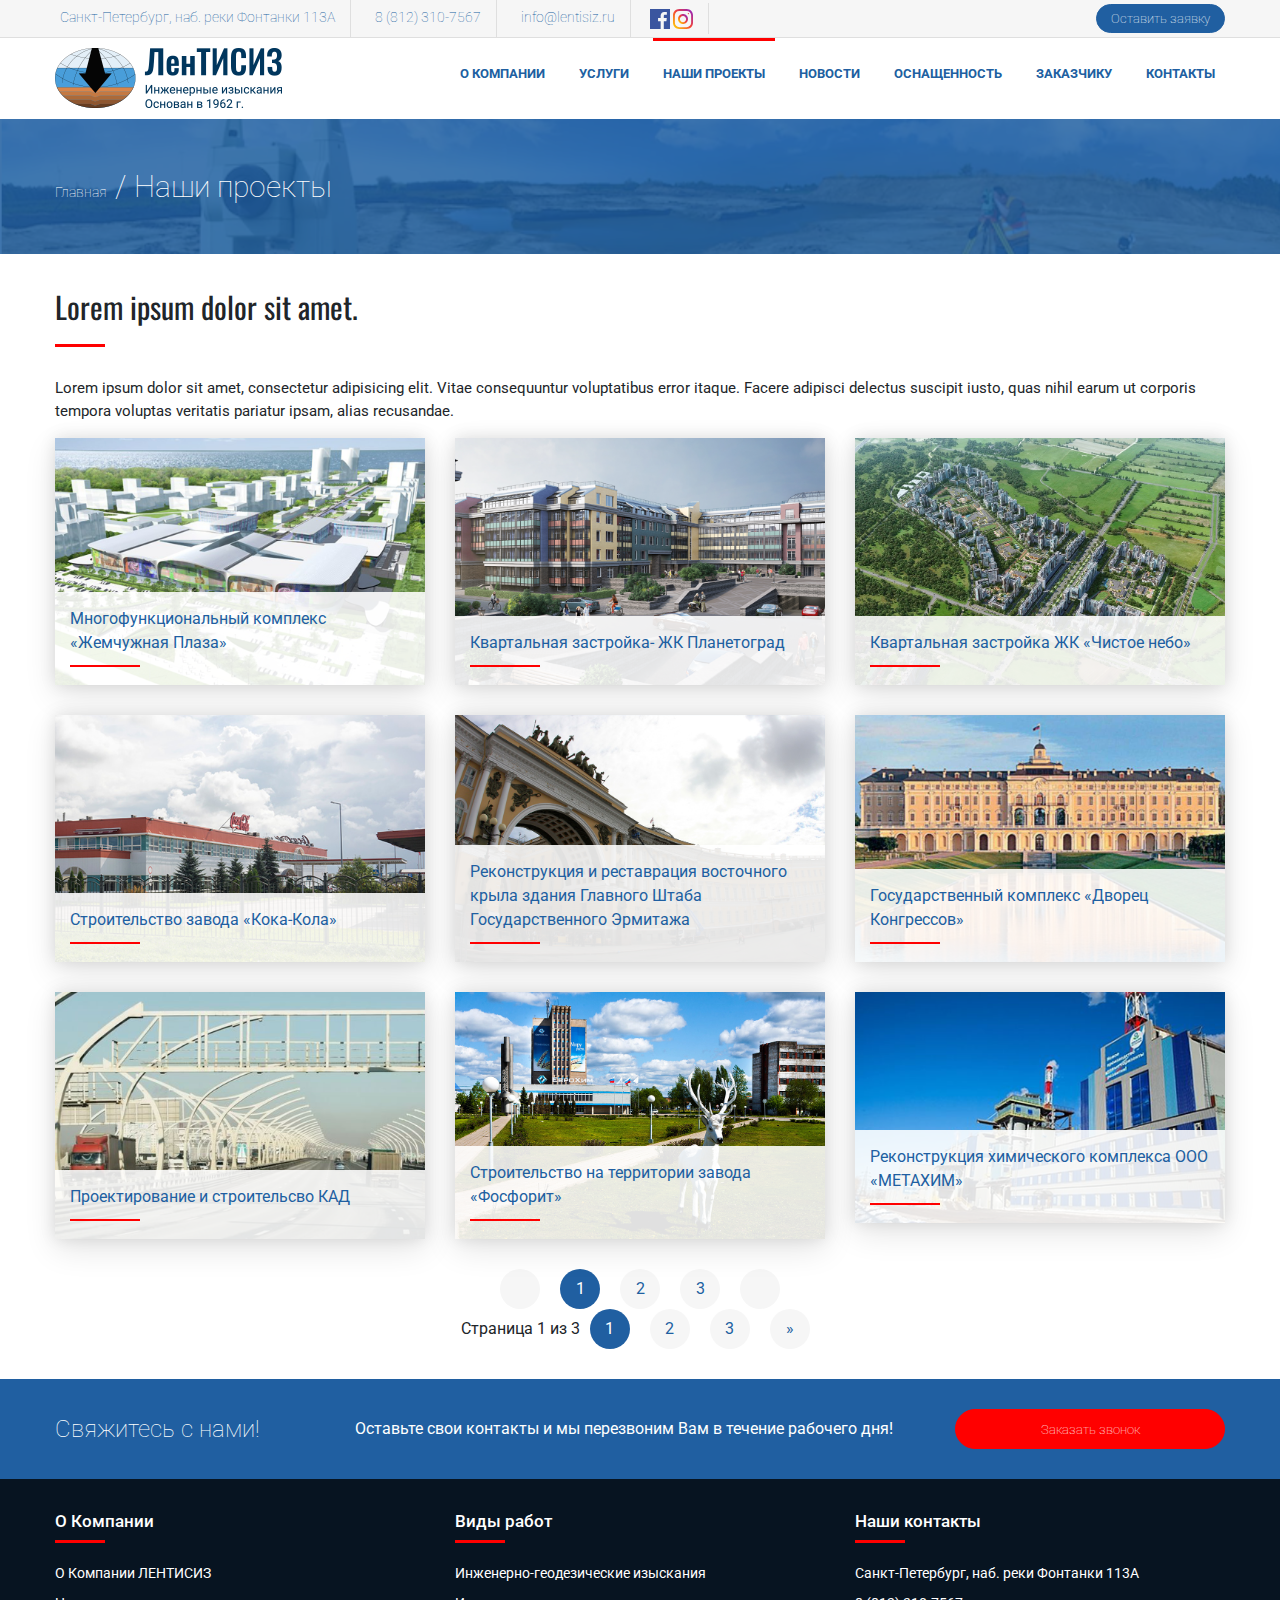
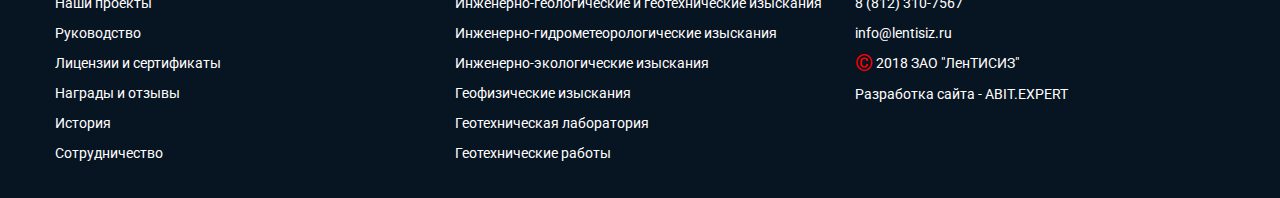
<file: projects.html>
<!doctype html>
<html>
<head>
	<meta charset="utf-8">
	<!--[if IE]><meta http-equiv='X-UA-Compatible' content='IE=edge,chrome=1'><![endif]-->
	<title></title>
	<meta name="description" content="">
	<meta name="author" content="">
	<meta name="viewport" content="width=device-width,initial-scale=1">
	<link rel="apple-touch-icon" sizes="180x180" href="apple-touch-icon.png">
	<link rel="icon" type="image/png" sizes="32x32" href="favicon-32x32.png">
	<link rel="icon" type="image/png" sizes="16x16" href="favicon-16x16.png">
	<link rel="manifest" href="manifest.json">
	<link rel="mask-icon" href="safari-pinned-tab.svg" color="#262626">
	<meta name="theme-color" content="#ffffff">

	<link rel="stylesheet" href="assets/css/screen-kit.css">
	<link rel="stylesheet" href="https://cdn.materialdesignicons.com/3.0.39/css/materialdesignicons.min.css">
	<link href="https://fonts.googleapis.com/css?family=Oswald:300,400,500" rel="stylesheet">
	<link href="https://fonts.googleapis.com/css?family=Roboto:300,400,500,700" rel="stylesheet">
	<!--[if lt IE 9]>
      <script src="https://oss.maxcdn.com/html5shiv/3.7.2/html5shiv.min.js"></script>
      <script src="https://oss.maxcdn.com/respond/1.4.2/respond.min.js"></script>
    <![endif]-->

</head>

<body>
	
	<!-- page wrap -->
	<div class="page-wrap">
		<!-- header -->
		<header class="header">
			<div class="header_mobile">
				<div class="container">
					<a href="index.html" class="logo"></a>
					<div class="hamburger hamburger--slider js-hamburger">
						<div class="hamburger-box">
							<div class="hamburger-inner"></div>
						</div>
					</div>
				</div>
			</div>

			<div class="header_mobile--wrap">
				<div class="header_mobile--wrapper">
					<div class="header_top">
						<div class="container" itemscope="" itemtype="http://schema.org/Organization">
							<div class="row align-items-center">
								<div class="col-12 col-md-10">
									<p class="header_top--address" itemprop="address" itemscope="" itemtype="http://schema.org/PostalAddress">
										<a href="#"><i class="mdi mdi-map-marker"></i> <span itemprop="addressLocality">Санкт-Петербург</span>, <span itemprop="streetAddress">наб. реки Фонтанки 113А</span></a>
									</p>
									<p class="header_top--phone" itemprop="telephone">
										<a href="tel:8(812)310-7567"><i class="mdi mdi-phone-classic"></i> 8 (812) 310-7567</a>	
									</p>
									<p class="header_top--mail" itemprop="email">
										<a href="mailto:info@lentisiz.ru"><i class="mdi mdi-email-outline"></i> info@lentisiz.ru</a>
									</p>
									<p>
										<a href=""><img src="assets/img/facebook.svg" alt=""></a>
										<a href=""><img src="assets/img/instagram.svg" alt=""></a>
									</p>
								</div>
								
								<div class="col-12 col-md-2 text-left text-md-right">
									<button class="btn btn-primary btn-md" data-toggle="modal" data-target="#msg">Оставить заявку</button>
								</div>
							</div>
						</div>
					</div>
					<div class="container">
						<div class="row align-items-center">
							<div class="col-12 col-lg-3">
								<a href="" class="logo"></a>
							</div>
							<div class="col-12 col-lg-9">
								<ul class="navigation">
									<li class="navigation_item navigation_item--sub">
										<a href="about.html">О Компании</a>
										<div class="mobile_sub--link"><i class="mdi mdi-chevron-down"></i></div>
										<ul class="navigation_sub">
											<li class="navigation_sub--item"><a href="team.html">Наши сотрудники</a></li>
											<li class="navigation_sub--item"><a href="cert.html">Лицензии и сертификаты</a></li>
											<li class="navigation_sub--item"><a href="history.html">История</a></li>
											<li class="navigation_sub--item"><a href="vacancy.html">Вакансии</a></li>
											<li class="navigation_sub--item"><a href="cooperation.html">Сотрудничество</a></li>
											<li class="navigation_sub--item"><a href="awards_and_reviews.html">Награды и отзывы</a></li>
										</ul>
									</li>
									<li class="navigation_item navigation_item--sub">
										<a href="services.html">Услуги</a>
										<div class="mobile_sub--link"><i class="mdi mdi-chevron-down"></i></div>
										<ul class="navigation_sub">
											<li class="navigation_sub--item"><a href="services_item.html">Инженерно-геодезические изыскания</a></li>
											<li class="navigation_sub--item"><a href="services_item.html">Инженерно-геологические и геотехнические изыскания</a></li>
											<li class="navigation_sub--item"><a href="services_item.html">Инженерно-гидрометеорологические изыскания</a></li>
											<li class="navigation_sub--item"><a href="services_item.html">Инженерно-экологические изыскания</a></li>
											<li class="navigation_sub--item"><a href="services_item.html">Геофизические изыскания</a></li>
											<li class="navigation_sub--item"><a href="services_item.html">Геотехническая лаборатория</a></li>
											<li class="navigation_sub--item"><a href="services_item.html">Геотехнические работы</a></li>
										</ul>
									</li>
									<li class="navigation_item active"><a href="projects.html">Наши проекты</a></li>
									<li class="navigation_item"><a href="news.html">Новости</a></li>
									<li class="navigation_item"><a href="equipment.html">Оснащенность</a></li>
									<li class="navigation_item"><a href="customer.html">Заказчику</a></li>
									<li class="navigation_item"><a href="contants.html">Контакты</a></li>
								</ul>
							</div>
						</div>
					</div>
				</div>
			</div>
		</header>
		<!-- header end -->
		
		<!-- content -->
		<div class="content">
			
			<!-- page title -->
			<div class="page_title">
				<div class="container">
					<ul class="breadcrumb ">
						<li class="breadcrumb-item"><a href="index.html">Главная</a></li>
						<li class="breadcrumb-item active">Наши проекты</li>
					</ul>
				</div>
			</div>
			<!-- page title end -->

			<!-- project list -->
			<div class="projects_list">
				<div class="container">
					
					<div class="wysiwyg">
						<h1 class="title">Lorem ipsum dolor sit amet.</h1>
						<p>Lorem ipsum dolor sit amet, consectetur adipisicing elit. Vitae consequuntur voluptatibus error itaque. Facere adipisci delectus suscipit iusto, quas nihil earum ut corporis tempora voluptas veritatis pariatur ipsam, alias recusandae.</p>
					</div>
					
					<div class="row">
						<div class="col-12 col-md-4">
							<a href="projects_item.html" class="projects_list--item">
								<div class="projects_list--img"><img src="assets/img/obj-20.png" alt=""></div>
								<div class="projects_list--footer">
									Многофункциональный комплекс «Жемчужная Плаза»
								</div>
							</a>
						</div>
						<div class="col-12 col-md-4">
							<a href="projects_item.html" class="projects_list--item">
								<div class="projects_list--img"><img src="assets/img/obj-19.png" alt=""></div>
								<div class="projects_list--footer">
									Квартальная застройка- ЖК Планетоград
								</div>
							</a>
						</div>
						<div class="col-12 col-md-4">
							<a href="projects_item.html" class="projects_list--item">
								<div class="projects_list--img"><img src="assets/img/obj-18.png" alt=""></div>
								<div class="projects_list--footer">
									Квартальная застройка ЖК «Чистое небо»
								</div>
							</a>
						</div>
						<div class="col-12 col-md-4">
							<a href="projects_item.html" class="projects_list--item">
								<div class="projects_list--img"><img src="assets/img/obj-17.png" alt=""></div>
								<div class="projects_list--footer">
									Строительство завода «Кока-Кола»
								</div>
							</a>
						</div>
						<div class="col-12 col-md-4">
							<a href="projects_item.html" class="projects_list--item">
								<div class="projects_list--img"><img src="assets/img/obj-15.png" alt=""></div>
								<div class="projects_list--footer">
									Реконструкция и реставрация восточного крыла здания Главного Штаба Государственного Эрмитажа
								</div>
							</a>
						</div>
						<div class="col-12 col-md-4">
							<a href="projects_item.html" class="projects_list--item">
								<div class="projects_list--img"><img src="assets/img/obj-14.png" alt=""></div>
								<div class="projects_list--footer">
									Государственный комплекс «Дворец Конгрессов»
								</div>
							</a>
						</div>
						<div class="col-12 col-md-4">
							<a href="projects_item.html" class="projects_list--item">
								<div class="projects_list--img"><img src="assets/img/obj-13.png" alt=""></div>
								<div class="projects_list--footer">
									Проектирование и строительсво КАД
								</div>
							</a>
						</div>
						<div class="col-12 col-md-4">
							<a href="projects_item.html" class="projects_list--item">
								<div class="projects_list--img"><img src="assets/img/obj-12.png" alt=""></div>
								<div class="projects_list--footer">
									Строительство на территории завода «Фосфорит»
								</div>
							</a>
						</div>
						<div class="col-12 col-md-4">
							<a href="projects_item.html" class="projects_list--item">
								<div class="projects_list--img"><img src="assets/img/obj-11.png" alt=""></div>
								<div class="projects_list--footer">
									Реконструкция химического комплекса ООО «МЕТАХИМ»
								</div>
							</a>
						</div>


					</div>
				
					<nav>
						<ul class="pagination justify-content-center">
							<li class="page-item disabled">
								<a class="page-link" href="#" tabindex="-1"><i class="mdi mdi-chevron-left"></i></a>
							</li>
							<li class="page-item active"><a class="page-link" href="#">1</a></li>
							<li class="page-item"><a class="page-link" href="#">2</a></li>
							<li class="page-item"><a class="page-link" href="#">3</a></li>
							<li class="page-item">
								<a class="page-link" href="#"><i class="mdi mdi-chevron-right"></i></a>
							</li>
						</ul>
					</nav>

					<div class="wp-pagenavi" role="navigation">
						<span class="pages">Страница 1 из 3</span>
						<span aria-current="page" class="current">1</span>
						<a class="page larger" title="Page 2" href="">2</a>
						<a class="page larger" title="Page 3" href="">3</a>
						<a class="nextpostslink" rel="next" href="">»</a>
					</div>
				

					
				</div>
			</div>
			<!-- project list end -->

			
		</div>
		<!-- content end -->

		<section class="form_send">
			<div class="container">
				<div class="row align-items-center">
					<div class="col-12 col-md-3">
						<h4 class="form_send--title">Свяжитесь с нами!</h4>
					</div>
					<div class="col-12 col-md-6">
						<p>Оставьте свои контакты и мы перезвоним Вам в течение рабочего дня!</p>
					</div>
					<div class="col-12 col-md-3 text-right"><button class="btn btn-danger btn-block" data-toggle="modal" data-target="#msg">Заказать звонок</button></div>
				</div>
			</div>
		</section>
		
		<!-- footer -->
		<footer class="footer">
			<div class="container">
				<div class="row">
					<div class="col-12 col-md-4">
						<div class="footer_title">О Компании</div>
						<p><a href="">О Компании ЛЕНТИСИЗ</a></p>
						<p><a href="">Наши проекты</a></p>
						<p><a href="">Руководство</a></p>
						<p><a href="">Лицензии и сертификаты</a></p>
						<p><a href="">Награды и отзывы</a></p>
						<p><a href="">История</a></p>
						<p><a href="">Сотрудничество</a></p>
					</div>
					<div class="col-12 col-md-4">
						<div class="footer_title">Виды работ</div>
						<p><a href="">Инженерно-геодезические изыскания</a></p>
						<p><a href="">Инженерно-геологические и геотехнические изыскания</a></p>
						<p><a href="">Инженерно-гидрометеорологические изыскания</a></p>
						<p><a href="">Инженерно-экологические изыскания</a></p>
						<p><a href="">Геофизические изыскания</a></p>
						<p><a href="">Геотехническая лаборатория</a></p>
						<p><a href="">Геотехнические работы</a></p>
					</div>
					<div class="col-12 col-md-4">
						<div class="footer_title">Наши контакты</div>
						<p>
							Санкт-Петербург, наб. реки Фонтанки 113А <br>
							8 (812) 310-7567 <br>
							info@lentisiz.ru
						</p>
						<p class="copyright"><span class="copy">&copy;</span> 2018 ЗАО "ЛенТИСИЗ"</p>
						<p>Разработка сайта - ABIT.EXPERT</p>
					</div>

				</div>
			</div>
		</footer>
		<!-- footer end -->
	</div>
	<!-- page wrap end -->
	
	<div class="modal fade" id="msg" tabindex="-1" role="dialog" aria-hidden="true">
		<div class="modal-dialog" role="document">
			<div class="modal-content">
				<div class="modal-header">
					<h5 class="modal-title">Отправьте нам сообщение и мы оперативно с вами свяжемся</h5>
					<button type="button" class="close" data-dismiss="modal" aria-label="Close"><span aria-hidden="true"><i class="mdi mdi-close"></i></span></button>
				</div>
				<div class="modal-body">
					<div class="form-group">
						<input type="text" class="form-control form-control-radius3 form-control-fillgray" placeholder="Ваше имя">
					</div>
					<div class="form-group">
						<input type="text" class="form-control form-control-radius3 form-control-fillgray" placeholder="Ваш телефон">
					</div>
					<div class="form-group">
						<textarea rows="3" class="form-control form-control-radius3 form-control-fillgray" placeholder="Сообщение"></textarea>
					</div>
				</div>
				<div class="modal-footer">
					<button type="button" class="btn btn-primary">Отправить</button>
				</div>
			</div>
		</div>
	</div>
	

	<script src="assets/js/jquery.3.2.1.min.js"></script>
	<script src="assets/js/popper.min.js"></script>
	<script src="assets/js/bootstrap.min.js"></script>
	<script src="assets/js/slick.min.js"></script>
	<script src="assets/js/featherlight.min.js"></script>
	<script src="assets/js/jquery-ready.js"></script>
	
	



	<!-- Prompt IE 6 users to install Chrome Frame. Remove this if you want to support IE 6.
		chromium.org/developers/how-tos/chrome-frame-getting-started -->
	<!--[if lt IE 7 ]>
		<script src="//ajax.googleapis.com/ajax/libs/chrome-frame/1.0.3/CFInstall.min.js"></script>
		<script>window.attachEvent('onload',function(){CFInstall.check({mode:'overlay'})})</script>
	<![endif]-->
  
</body>
</html>
</file>
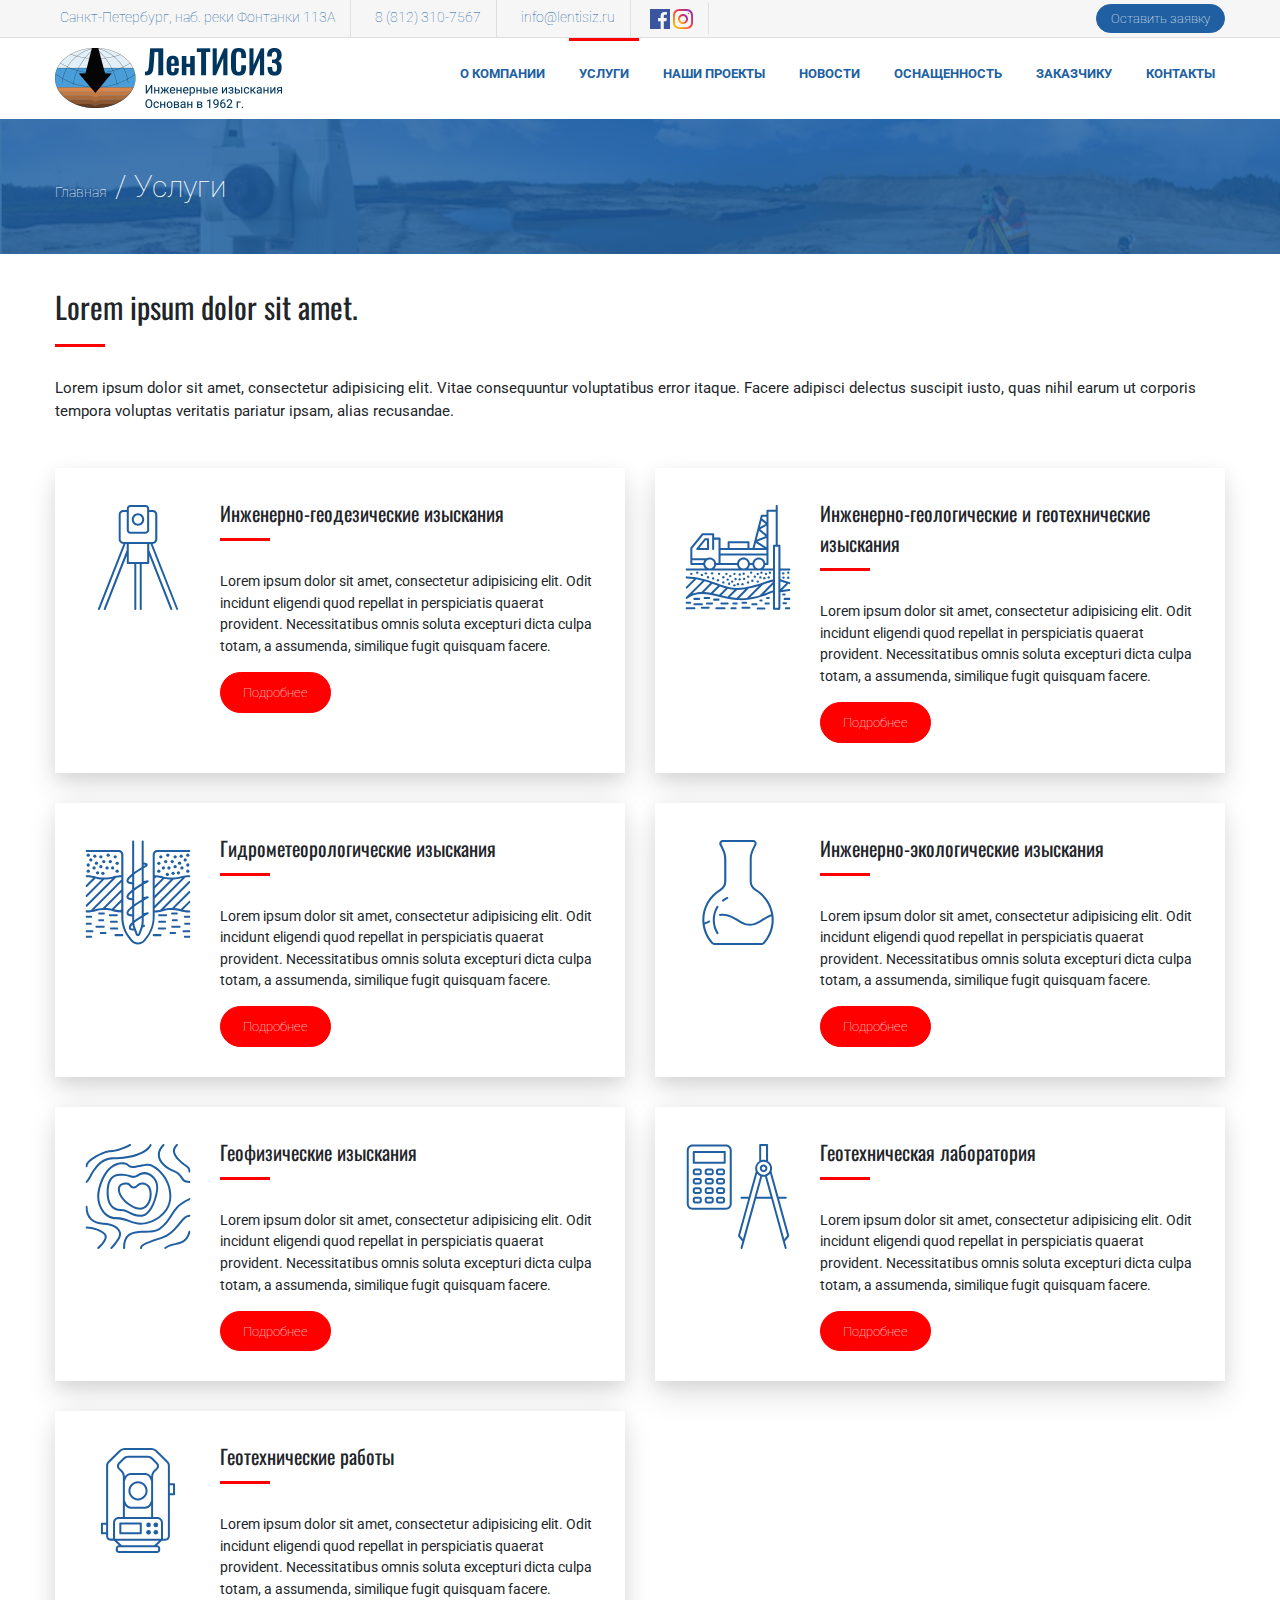
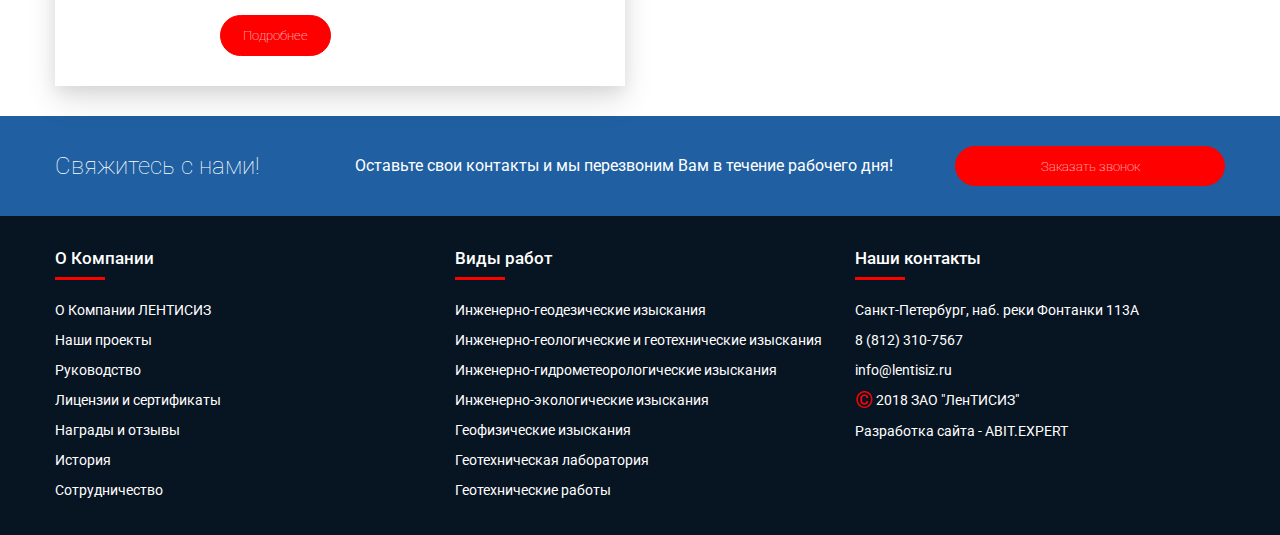
<file: services.html>
<!doctype html>
<html>
<head>
	<meta charset="utf-8">
	<!--[if IE]><meta http-equiv='X-UA-Compatible' content='IE=edge,chrome=1'><![endif]-->
	<title></title>
	<meta name="description" content="">
	<meta name="author" content="">
	<meta name="viewport" content="width=device-width,initial-scale=1">
	<link rel="apple-touch-icon" sizes="180x180" href="apple-touch-icon.png">
	<link rel="icon" type="image/png" sizes="32x32" href="favicon-32x32.png">
	<link rel="icon" type="image/png" sizes="16x16" href="favicon-16x16.png">
	<link rel="manifest" href="manifest.json">
	<link rel="mask-icon" href="safari-pinned-tab.svg" color="#262626">
	<meta name="theme-color" content="#ffffff">

	<link rel="stylesheet" href="assets/css/screen-kit.css">
	<link rel="stylesheet" href="https://cdn.materialdesignicons.com/3.0.39/css/materialdesignicons.min.css">
	<link href="https://fonts.googleapis.com/css?family=Oswald:300,400,500" rel="stylesheet">
	<link href="https://fonts.googleapis.com/css?family=Roboto:300,400,500,700" rel="stylesheet">
	<!--[if lt IE 9]>
      <script src="https://oss.maxcdn.com/html5shiv/3.7.2/html5shiv.min.js"></script>
      <script src="https://oss.maxcdn.com/respond/1.4.2/respond.min.js"></script>
    <![endif]-->

</head>

<body>
	
	<!-- page wrap -->
	<div class="page-wrap">
		<!-- header -->
		<header class="header">
			<div class="header_mobile">
				<div class="container">
					<a href="index.html" class="logo"></a>
					<div class="hamburger hamburger--slider js-hamburger">
						<div class="hamburger-box">
							<div class="hamburger-inner"></div>
						</div>
					</div>
				</div>
			</div>

			<div class="header_mobile--wrap">
				<div class="header_mobile--wrapper">
					<div class="header_top">
						<div class="container" itemscope="" itemtype="http://schema.org/Organization">
							<div class="row align-items-center">
								<div class="col-12 col-md-10">
									<p class="header_top--address" itemprop="address" itemscope="" itemtype="http://schema.org/PostalAddress">
										<a href="#"><i class="mdi mdi-map-marker"></i> <span itemprop="addressLocality">Санкт-Петербург</span>, <span itemprop="streetAddress">наб. реки Фонтанки 113А</span></a>
									</p>
									<p class="header_top--phone" itemprop="telephone">
										<a href="tel:8(812)310-7567"><i class="mdi mdi-phone-classic"></i> 8 (812) 310-7567</a>	
									</p>
									<p class="header_top--mail" itemprop="email">
										<a href="mailto:info@lentisiz.ru"><i class="mdi mdi-email-outline"></i> info@lentisiz.ru</a>
									</p>
									<p>
										<a href=""><img src="assets/img/facebook.svg" alt=""></a>
										<a href=""><img src="assets/img/instagram.svg" alt=""></a>
									</p>
								</div>
								
								<div class="col-12 col-md-2 text-left text-md-right">
									<button class="btn btn-primary btn-md" data-toggle="modal" data-target="#msg">Оставить заявку</button>
								</div>
							</div>
						</div>
					</div>
					<div class="container">
						<div class="row align-items-center">
							<div class="col-12 col-lg-3">
								<a href="" class="logo"></a>
							</div>
							<div class="col-12 col-lg-9">
								<ul class="navigation">
									<li class="navigation_item navigation_item--sub">
										<a href="about.html">О Компании</a>
										<div class="mobile_sub--link"><i class="mdi mdi-chevron-down"></i></div>
										<ul class="navigation_sub">
											<li class="navigation_sub--item"><a href="team.html">Наши сотрудники</a></li>
											<li class="navigation_sub--item"><a href="cert.html">Лицензии и сертификаты</a></li>
											<li class="navigation_sub--item"><a href="history.html">История</a></li>
											<li class="navigation_sub--item"><a href="vacancy.html">Вакансии</a></li>
											<li class="navigation_sub--item"><a href="cooperation.html">Сотрудничество</a></li>
											<li class="navigation_sub--item"><a href="awards_and_reviews.html">Награды и отзывы</a></li>
										</ul>
									</li>
									<li class="navigation_item navigation_item--sub active">
										<a href="services.html">Услуги</a>
										<div class="mobile_sub--link"><i class="mdi mdi-chevron-down"></i></div>
										<ul class="navigation_sub">
											<li class="navigation_sub--item"><a href="services_item.html">Инженерно-геодезические изыскания</a></li>
											<li class="navigation_sub--item"><a href="services_item.html">Инженерно-геологические и геотехнические изыскания</a></li>
											<li class="navigation_sub--item"><a href="services_item.html">Инженерно-гидрометеорологические изыскания</a></li>
											<li class="navigation_sub--item"><a href="services_item.html">Инженерно-экологические изыскания</a></li>
											<li class="navigation_sub--item"><a href="services_item.html">Геофизические изыскания</a></li>
											<li class="navigation_sub--item"><a href="services_item.html">Геотехническая лаборатория</a></li>
											<li class="navigation_sub--item"><a href="services_item.html">Геотехнические работы</a></li>
										</ul>
									</li>
									<li class="navigation_item"><a href="projects.html">Наши проекты</a></li>
									<li class="navigation_item"><a href="news.html">Новости</a></li>
									<li class="navigation_item"><a href="equipment.html">Оснащенность</a></li>
									<li class="navigation_item"><a href="customer.html">Заказчику</a></li>
									<li class="navigation_item"><a href="contants.html">Контакты</a></li>
								</ul>
							</div>
						</div>
					</div>
				</div>
			</div>
		</header>
		<!-- header end -->
		
		<!-- content -->
		<div class="content">
			
			<!-- page title -->
			<div class="page_title">
				<div class="container">
					<ul class="breadcrumb ">
						<li class="breadcrumb-item"><a href="index.html">Главная</a></li>
						<li class="breadcrumb-item active">Услуги</li>
					</ul>
				</div>
			</div>
			<!-- page title end -->

			<!-- services list -->
			<div class="services_list">
				<div class="container">
					
					<div class="wysiwyg">
						<h1 class="title">Lorem ipsum dolor sit amet.</h1>
						<p>Lorem ipsum dolor sit amet, consectetur adipisicing elit. Vitae consequuntur voluptatibus error itaque. Facere adipisci delectus suscipit iusto, quas nihil earum ut corporis tempora voluptas veritatis pariatur ipsam, alias recusandae.</p>
					</div>
				

					<div class="row">
						<!-- item -->
						<div class="col-12 col-sm-6">
							<div class="services_list--wrap">
								<div class="services_list--item">
									<div class="row">
										<div class="col-3">
											<div class="services_list--img">
												<svg version="1.1" x="0px" y="0px" viewBox="0 0 190.6 249.2" xml:space="preserve">
													<path d="M95.3,49c8.1,0,14.8-6.6,14.8-14.8c0-8.1-6.6-14.8-14.8-14.8c-8.1,0-14.8,6.6-14.8,14.8 C80.5,42.3,87.1,49,95.3,49z M95.3,24.3c5.5,0,10,4.5,10,10c0,5.5-4.5,10-10,10c-5.5,0-10-4.5-10-10C85.3,28.7,89.8,24.3,95.3,24.3 z"/>
													<path d="M190.4,246L130,92.3h0.2c6.1,0,11-4.9,11-11V23.1c0-6.1-4.9-11-11-11h-8.2V8.8c0-4.9-4-8.8-8.8-8.8H77.5 c-4.9,0-8.8,4-8.8,8.8v3.2h-8.2c-6.1,0-11,4.9-11,11v58.3c0,6.1,4.9,11,11,11h0.2L0.2,246c-0.5,1.2,0.1,2.6,1.4,3.1 c0.3,0.1,0.6,0.2,0.9,0.2c1,0,1.9-0.6,2.2-1.5L65.7,92.3h2.9v14.7L14,246c-0.5,1.2,0.1,2.6,1.4,3.1c0.3,0.1,0.6,0.2,0.9,0.2 c1,0,1.9-0.6,2.2-1.5l50.2-127.5v17.3c0,1.3,1.1,2.4,2.4,2.4h15.4v107c0,1.3,1.1,2.4,2.4,2.4s2.4-1.1,2.4-2.4v-107h8.1v107 c0,1.3,1.1,2.4,2.4,2.4s2.4-1.1,2.4-2.4v-107h15.4c1.3,0,2.4-1.1,2.4-2.4v-17.3l50.2,127.5c0.4,0.9,1.3,1.5,2.2,1.5 c0.3,0,0.6-0.1,0.9-0.2c1.2-0.5,1.8-1.9,1.4-3.1l-54.6-138.9V92.3h2.9l61.1,155.4c0.4,0.9,1.3,1.5,2.2,1.5c0.3,0,0.6-0.1,0.9-0.2 C190.3,248.6,190.9,247.2,190.4,246z M73.4,8.8c0-2.2,1.8-4,4-4h35.6c2.2,0,4,1.8,4,4v50.7c0,2.2-1.8,4-4,4H77.5c-2.2,0-4-1.8-4-4 V8.8z M54.2,81.4V23.1c0-3.4,2.8-6.2,6.2-6.2h8.2v42.7c0,4.9,4,8.8,8.8,8.8h35.6c4.9,0,8.8-4,8.8-8.8V16.9h8.2 c3.4,0,6.2,2.8,6.2,6.2v58.3c0,3.4-2.8,6.2-6.2,6.2H60.4C57,87.5,54.2,84.8,54.2,81.4z M117.1,135.1H73.4v-27.6c0,0,0,0,0-0.1V92.3 h43.7V135.1z"/>
												</svg>
											</div>
										</div>
										<div class="col-9">
											<div class="services_list--content">
												<div class="services_list--title title">Инженерно-геодезические изыскания</div>
												<p>Lorem ipsum dolor sit amet, consectetur adipisicing elit. Odit incidunt eligendi quod repellat in perspiciatis quaerat provident. Necessitatibus omnis soluta excepturi dicta culpa totam, a assumenda, similique fugit quisquam facere.</p>
											</div>
											<div class="services_list--footer">
												<a href="services_item.html" class="btn btn-danger">Подробнее</a>
											</div>
										</div>
									</div>
								</div>
							</div>
						</div>
						<!-- item end -->

						<!-- item -->
						<div class="col-12 col-sm-6">
							<div class="services_list--wrap">
								<div class="services_list--item">
									<div class="row">
										<div class="col-3">
											<div class="services_list--img">
												<svg version="1.1" x="0px" y="0px" viewBox="0 0 249.1 249.2" xml:space="preserve">
													<circle cx="13.7" cy="163.3" r="2.8"/>
													<circle cx="27.9" cy="160.5" r="2.8"/>
													<circle cx="38.8" cy="166" r="2.8"/>
													<circle cx="48.2" cy="162.2" r="2.8"/>
													<circle cx="53.4" cy="171.4" r="2.8"/>
													<circle cx="63.1" cy="162.2" r="2.8"/>
													<circle cx="65.6" cy="174.2" r="2.8"/>
													<circle cx="79.6" cy="163.3" r="2.8"/>
													<circle cx="76.9" cy="178.3" r="2.8"/>
													<circle cx="97.1" cy="163.3" r="2.8"/>
													<circle cx="89.8" cy="171.4" r="2.8"/>
													<circle cx="89.8" cy="183.7" r="2.8"/>
													<circle cx="100" cy="177" r="2.8"/>
													<circle cx="106.2" cy="168.8" r="2.8"/>
													<circle cx="116.1" cy="163.3" r="2.8"/>
													<circle cx="118.8" cy="175.5" r="2.8"/>
													<circle cx="128.6" cy="176.5" r="2.8"/>
													<circle cx="158.6" cy="179.7" r="2.8"/>
													<circle cx="171.4" cy="181.8" r="2.8"/>
													<circle cx="171.4" cy="163.3" r="2.8"/>
													<circle cx="164.5" cy="170" r="2.8"/>
													<circle cx="180.2" cy="160.5" r="2.8"/>
													<circle cx="177.7" cy="171.8" r="2.8"/>
													<circle cx="187.1" cy="173.7" r="2.8"/>
													<circle cx="191" cy="163.3" r="2.8"/>
													<circle cx="200.3" cy="160.5" r="2.8"/>
													<circle cx="197.5" cy="171.8" r="2.8"/>
													<circle cx="231.9" cy="162.2" r="2.8"/>
													<circle cx="243.8" cy="160.5" r="2.8"/>
													<circle cx="232.5" cy="172.2" r="2.8"/>
													<circle cx="243.8" cy="172.7" r="2.8"/>
													<circle cx="128.6" cy="164.9" r="2.8"/>
													<circle cx="124.5" cy="187.8" r="2.8"/>
													<circle cx="135.2" cy="187.8" r="2.8"/>
													<circle cx="139.1" cy="175.4" r="2.8"/>
													<circle cx="148.8" cy="170" r="2.8"/>
													<circle cx="148.3" cy="183.7" r="2.8"/>
													<ellipse transform="matrix(0.9994 -3.325370e-02 3.325370e-02 0.9994 -5.3527 4.6797)" cx="138" cy="163.3" rx="2.8" ry="2.8"/>
													<ellipse transform="matrix(6.631976e-02 -0.9978 0.9978 6.631976e-02 -14.6571 305.308)" cx="155.8" cy="160.5" rx="2.8" ry="2.8"/>
													<circle cx="110.7" cy="181.8" r="2.8"/>
													<circle cx="103.5" cy="186.8" r="2.8"/>
													<circle cx="116.1" cy="190.6" r="2.8"/>
													<path d="M27.9,106.9h25.5c1.3,0,2.4-1.1,2.4-2.4V81.5c0-1.3-1.1-2.4-2.4-2.4h-6.9c-0.7,0-1.4,0.3-1.9,0.9L26,103 c-0.6,0.7-0.7,1.7-0.3,2.5S26.9,106.9,27.9,106.9z M47.6,83.9H51v18.3H32.9L47.6,83.9z"/>
													<path d="M225.2,244.1v-37l21.8-2.7c1.3-0.2,2.3-1.4,2.1-2.7c-0.2-1.3-1.3-2.3-2.7-2.1l-16.9,2.1l14.6-14.6l2,0.6 c0.2,0.1,0.5,0.1,0.7,0.1c1,0,2-0.7,2.3-1.7c0.4-1.3-0.3-2.6-1.6-3l-22.2-6.8v-21h21.5c1.3,0,2.4-1.1,2.4-2.4s-1.1-2.4-2.4-2.4 h-21.5v-54c0-1.3-1.1-2.4-2.4-2.4h-4V2.4c0-1.3-1.1-2.4-2.4-2.4S214,1.1,214,2.4v8.7h-19.5c-1.3,0-2.4,1.1-2.4,2.4v9.8h-11.2 c-1.1,0-2.1,0.7-2.3,1.8l-1.8,7.3c0,0,0,0,0,0L159,102.1h-7.2V88.5c0-1.3-1.1-2.4-2.4-2.4h-47.1c-1.3,0-2.4,1.1-2.4,2.4v13.6H83.2 V79.8c0-1.3-1.1-2.4-2.4-2.4H68v-8.2c0-1.3-1.1-2.4-2.4-2.4h-25c-0.7,0-1.4,0.3-1.9,0.9L11.9,101c-0.3,0.4-0.5,1-0.5,1.5v37.4 c0,1.3,1.1,2.4,2.4,2.4h28.4c0.5,3.2,2,6.1,4.1,8.3H2.4c-1.3,0-2.4,1.1-2.4,2.4s1.1,2.4,2.4,2.4h205.2v21.7 c-5.2,0.6-12.7,3.1-21.8,6.1c-17.3,5.7-41,13.5-63.7,13.5c-7.2,0-14.4-1.1-21.7-2.9c0,0,0,0,0,0c-9.5-2.3-19.2-5.7-29.2-9.3 c-2.4-0.8-4.8-1.7-7.2-2.5c0,0,0,0,0,0c-18.6-6.5-38.1-12.5-60.8-12.6c-0.7-0.2-1.5-0.1-2.1,0.4c0,0,0,0,0,0 c-0.1,0.1-0.2,0.1-0.2,0.2l0,0c-0.5,0.4-0.8,1.1-0.8,1.8c0,1.3,1.1,2.4,2.4,2.4c6,0,11.8,0.4,17.4,1.2l-19,19 c-0.9,0.9-0.9,2.5,0,3.4c0.5,0.5,1.1,0.7,1.7,0.7s1.2-0.2,1.7-0.7l21.5-21.5c4.9,0.9,9.7,2,14.4,3.2L0.8,218.8c0,0,0,0-0.1,0.1 c-0.1,0.1-0.1,0.1-0.2,0.2c0,0.1-0.1,0.1-0.1,0.2c0,0.1-0.1,0.1-0.1,0.2c0,0.1-0.1,0.1-0.1,0.2c0,0.1,0,0.1-0.1,0.2 c0,0.1,0,0.1-0.1,0.2c0,0.1,0,0.2,0,0.2c0,0.1,0,0.2,0,0.2c0,0.1,0,0.2,0,0.2c0,0.1,0,0.2,0,0.2c0,0.1,0,0.1,0.1,0.2 c0,0.1,0,0.2,0.1,0.2c0,0.1,0.1,0.1,0.1,0.2c0,0.1,0.1,0.1,0.1,0.2c0,0,0,0,0,0.1c0,0,0.1,0.1,0.1,0.1c0,0,0.1,0.1,0.1,0.1 c0,0,0,0,0.1,0.1c0.1,0.1,0.1,0.1,0.2,0.2c0.1,0,0.1,0.1,0.2,0.1c0.1,0,0.1,0.1,0.2,0.1c0.1,0,0.2,0.1,0.2,0.1c0.1,0,0.1,0,0.2,0.1 c0.1,0,0.2,0,0.3,0.1c0.1,0,0.1,0,0.2,0c0.1,0,0.1,0,0.2,0c0,0,0.1,0,0.1,0c0.1,0,0.1,0,0.2,0c0.1,0,0.2,0,0.3,0 c0.1,0,0.1,0,0.2-0.1c0.1,0,0.2-0.1,0.2-0.1c0.1,0,0.1-0.1,0.2-0.1c0.1,0,0.2-0.1,0.2-0.1c0,0,0,0,0.1,0c17.5-13.4,35.9-13,56.2-9 c0,0,0.1,0,0.1,0c6.1,1.2,12.3,2.7,18.7,4.3c13.5,3.3,27.3,6.7,42.1,7.8c0.2,0.1,0.4,0.1,0.6,0.1c0.1,0,0.2,0,0.3,0 c3.1,0.2,6.2,0.3,9.4,0.3c30.2,0,50.9-8.5,64.7-14.1c4.7-1.9,8.6-3.5,11.5-4.2v38.6c0,1.3,1.1,2.4,2.4,2.4h8.5 c0.4,0.4,1,0.6,1.5,0.6c0.6,0,1.1-0.2,1.5-0.6h1.2c1.3,0,2.4-1.1,2.4-2.4V244.1C225.2,244.1,225.2,244.1,225.2,244.1z M238.8,185.6 l-13.6,13.6v-17.7L238.8,185.6z M189.3,137.5c-1.2-7.4-7.6-13.1-15.3-13.1c-7.7,0-14.1,5.7-15.3,13.1h-5.8 c-1.2-7.4-7.6-13.1-15.3-13.1c-7.7,0-14.1,5.7-15.3,13.1H83.2V120h108.9v17.4H189.3z M72.8,142.3h49.6c0.5,3.2,2,6.1,4.1,8.3H68.7 C70.8,148.3,72.3,145.4,72.8,142.3z M126.9,139.9c0-5.9,4.8-10.7,10.7-10.7c5.9,0,10.7,4.8,10.7,10.7c0,0,0,0,0,0c0,0,0,0,0,0 c0,5.9-4.8,10.7-10.7,10.7C131.7,150.5,126.9,145.8,126.9,139.9z M152.9,142.3h5.8c0.5,3.2,2,6.1,4.1,8.3h-14 C150.9,148.3,152.4,145.4,152.9,142.3z M163.3,139.9C163.3,139.9,163.3,139.9,163.3,139.9C163.3,139.9,163.3,139.8,163.3,139.9 c0-5.9,4.8-10.7,10.7-10.7c5.9,0,10.7,4.8,10.7,10.7c0,5.9-4.8,10.7-10.7,10.7C168.1,150.5,163.3,145.8,163.3,139.9z M174.4,61.1 L189.8,74L169,82.2L174.4,61.1z M180.4,37.3l9.7,7.8l-13.5,7.1L180.4,37.3z M192.1,49.5v20.2l-14.8-12.4L192.1,49.5z M192.1,78.3 v21.9l-21.2-13.5L192.1,78.3z M192.1,28.1v12.4l-10.4-8.3l1-4.1H192.1z M167.1,90l19.1,12.2H164L167.1,90z M104.7,90.9H147v11.2 h-42.3V90.9z M160.9,106.9C160.9,106.9,160.9,106.9,160.9,106.9C160.9,106.9,160.9,106.9,160.9,106.9h31.2v8.3H83.2v-8.3H160.9z  M41.7,71.6h21.5v32.9c0,1.3,1.1,2.4,2.4,2.4s2.4-1.1,2.4-2.4V82.2h10.3v55.3h-5.6c-1.2-7.4-7.6-13.1-15.3-13.1 c-2.7,0-5.3,0.7-7.6,2H16.2v-23L41.7,71.6z M16.2,131.1h28.4c-1.3,1.9-2.1,4-2.5,6.3h-26V131.1z M46.8,140.9c0.1-0.3,0.2-0.7,0.2-1 c0-0.4-0.1-0.7-0.2-1c0.5-5.4,5.1-9.7,10.6-9.7c5.9,0,10.7,4.8,10.7,10.7c0,5.9-4.8,10.7-10.7,10.7 C51.9,150.5,47.4,146.3,46.8,140.9z M185.2,150.5c2.1-2.2,3.6-5.1,4.1-8.3h5.2c1.3,0,2.4-1.1,2.4-2.4v-22.2c0,0,0,0,0,0v-13.1V74.8 c0,0,0,0,0,0V45.5c0,0,0,0,0,0V15.9H214v78.3h-4c-1.3,0-2.4,1.1-2.4,2.4v54H185.2z M187.2,187.8c8.3-2.7,15.6-5.1,20.3-5.8v0.8 l-31.4,31.4c-6.7,2.1-14.3,4.1-23,5.4l30.6-30.6C185,188.5,186.1,188.1,187.2,187.8z M105.3,218.6l17.1-17.1 c6.4,0,12.9-0.6,19.2-1.6l-20.8,20.8C115.6,220.3,110.4,219.5,105.3,218.6z M85.2,214.3l15.4-15.4c5.1,1.2,10.1,2,15.2,2.4 l-16.3,16.3C94.7,216.5,90,215.4,85.2,214.3z M65.5,209.6l16.3-16.3c4.5,1.5,9,2.9,13.5,4.1L79.8,213 C75,211.8,70.2,210.6,65.5,209.6z M76.7,191.6l-16.9,16.9c-5.2-1-10.4-1.7-15.5-2.1L63.7,187c2,0.7,3.9,1.4,5.9,2.1 C72,189.9,74.4,190.8,76.7,191.6z M58.7,185.3l-20.9,20.9c-7.3,0.1-14.4,1.2-21.4,3.8l29-29C49.9,182.3,54.3,183.8,58.7,185.3z  M127.3,221.1l22.7-22.7c8.4-1.7,16.4-4,23.9-6.3l-28.4,28.4c-4.4,0.4-9.1,0.7-14.1,0.7C130,221.1,128.6,221.1,127.3,221.1z  M194.2,207.4c-2.3,0.9-4.8,2-7.5,3l20.9-20.9v13.2C204.1,203.4,199.8,205.1,194.2,207.4z M212.4,183.8 C212.4,183.7,212.4,183.7,212.4,183.8V98.9h8v144.2l-0.7,0.7h-7.3V183.8z"/>
													<path d="M2.4,234.2h8.5c1.3,0,2.4-1.1,2.4-2.4s-1.1-2.4-2.4-2.4H2.4c-1.3,0-2.4,1.1-2.4,2.4S1.1,234.2,2.4,234.2z" />
													<path d="M21.1,225.2h11.1c1.3,0,2.4-1.1,2.4-2.4s-1.1-2.4-2.4-2.4H21.1c-1.3,0-2.4,1.1-2.4,2.4 S19.8,225.2,21.1,225.2z"/>
													<path d="M21.1,237.9h17.7c1.3,0,2.4-1.1,2.4-2.4s-1.1-2.4-2.4-2.4H21.1c-1.3,0-2.4,1.1-2.4,2.4 S19.8,237.9,21.1,237.9z"/>
													<path d="M56.2,222.9c1.3,0,2.4-1.1,2.4-2.4s-1.1-2.4-2.4-2.4H45.4c-1.3,0-2.4,1.1-2.4,2.4s1.1,2.4,2.4,2.4H56.2z"/>
													<path d="M62.8,231.2H51c-1.3,0-2.4,1.1-2.4,2.4s1.1,2.4,2.4,2.4h11.9c1.3,0,2.4-1.1,2.4-2.4S64.2,231.2,62.8,231.2z "/>
													<path d="M80.7,224.6c0-1.3-1.1-2.4-2.4-2.4H68c-1.3,0-2.4,1.1-2.4,2.4s1.1,2.4,2.4,2.4h10.3 C79.7,227,80.7,226,80.7,224.6z"/>
													<path d="M54.8,241.7h-16c-1.3,0-2.4,1.1-2.4,2.4s1.1,2.4,2.4,2.4h16c1.3,0,2.4-1.1,2.4-2.4S56.1,241.7,54.8,241.7z" />
													<path d="M21.1,242.9H2.5c-1.3,0-2.4,1.1-2.4,2.4s1.1,2.4,2.4,2.4h18.6c1.3,0,2.4-1.1,2.4-2.4S22.4,242.9,21.1,242.9 z"/>
													<path d="M92.6,242.9H73.2c-1.3,0-2.4,1.1-2.4,2.4s1.1,2.4,2.4,2.4h19.4c1.3,0,2.4-1.1,2.4-2.4 S93.9,242.9,92.6,242.9z"/>
													<path d="M99.9,231.2H85.2c-1.3,0-2.4,1.1-2.4,2.4s1.1,2.4,2.4,2.4h14.7c1.3,0,2.4-1.1,2.4-2.4 S101.2,231.2,99.9,231.2z"/>
													<path d="M121.4,231.2h-7.9c-1.3,0-2.4,1.1-2.4,2.4s1.1,2.4,2.4,2.4h7.9c1.3,0,2.4-1.1,2.4-2.4 S122.7,231.2,121.4,231.2z"/>
													<path d="M118.8,242.9H109c-1.3,0-2.4,1.1-2.4,2.4s1.1,2.4,2.4,2.4h9.8c1.3,0,2.4-1.1,2.4-2.4 S120.2,242.9,118.8,242.9z"/>
													<path d="M135.2,234.2h8.7c1.3,0,2.4-1.1,2.4-2.4s-1.1-2.4-2.4-2.4h-8.7c-1.3,0-2.4,1.1-2.4,2.4 S133.9,234.2,135.2,234.2z"/>
													<path d="M151.5,241.7h-16.3c-1.3,0-2.4,1.1-2.4,2.4s1.1,2.4,2.4,2.4h16.3c1.3,0,2.4-1.1,2.4-2.4 S152.9,241.7,151.5,241.7z"/>
													<path d="M171,235.5c0-1.3-1.1-2.4-2.4-2.4h-10c-1.3,0-2.4,1.1-2.4,2.4s1.1,2.4,2.4,2.4h10 C169.9,237.9,171,236.8,171,235.5z"/>
													<path d="M187.1,243.1h-15.7c-1.3,0-2.4,1.1-2.4,2.4s1.1,2.4,2.4,2.4h15.7c1.3,0,2.4-1.1,2.4-2.4 S188.4,243.1,187.1,243.1z"/>
													<path d="M197.5,231.2h-7.6c-1.3,0-2.4,1.1-2.4,2.4s1.1,2.4,2.4,2.4h7.6c1.3,0,2.4-1.1,2.4-2.4 S198.8,231.2,197.5,231.2z"/>
													<path d="M180.5,229c1.3,0,2.4-1.1,2.4-2.4s-1.1-2.4-2.4-2.4h-2.8c-1.3,0-2.4,1.1-2.4,2.4s1.1,2.4,2.4,2.4H180.5z"/>
													<path d="M197.5,218.1h-3.8c-1.3,0-2.4,1.1-2.4,2.4s1.1,2.4,2.4,2.4h3.8c1.3,0,2.4-1.1,2.4-2.4 S198.8,218.1,197.5,218.1z"/>
													<path d="M231.9,214.7h3.3c1.3,0,2.4-1.1,2.4-2.4s-1.1-2.4-2.4-2.4h-3.3c-1.3,0-2.4,1.1-2.4,2.4 S230.6,214.7,231.9,214.7z"/>
													<path d="M246.6,220.4h-11.4c-1.3,0-2.4,1.1-2.4,2.4s1.1,2.4,2.4,2.4h11.4c1.3,0,2.4-1.1,2.4-2.4 S248,220.4,246.6,220.4z"/>
													<path d="M240.7,233.2c0-1.3-1.1-2.4-2.4-2.4h-5.8c-1.3,0-2.4,1.1-2.4,2.4s1.1,2.4,2.4,2.4h5.8 C239.6,235.6,240.7,234.6,240.7,233.2z"/>
													<path d="M246.7,242.9h-8.4c-1.3,0-2.4,1.1-2.4,2.4s1.1,2.4,2.4,2.4h8.4c1.3,0,2.4-1.1,2.4-2.4 S248.1,242.9,246.7,242.9z"/>
												</svg>
											</div>
										</div>
										<div class="col-9">
											<div class="services_list--content">
												<div class="services_list--title title">Инженерно-геологические и геотехнические изыскания</div>
												<p>Lorem ipsum dolor sit amet, consectetur adipisicing elit. Odit incidunt eligendi quod repellat in perspiciatis quaerat provident. Necessitatibus omnis soluta excepturi dicta culpa totam, a assumenda, similique fugit quisquam facere.</p>
											</div>
											<div class="services_list--footer">
												<a href="services_item.html" class="btn btn-danger">Подробнее</a>
											</div>
										</div>
									</div>
								</div>
							</div>
						</div>
						<!-- item end -->

						<!-- item -->
						<div class="col-12 col-sm-6">
							<div class="services_list--wrap">
								<div class="services_list--item">
									<div class="row">
										<div class="col-3">
											<div class="services_list--img">
												<svg version="1.1" x="0px" y="0px" viewBox="0 0 249.4 247.3" xml:space="preserve">
													<path d="M97.3,172.1c0,5.1,4.6,7.9,13.6,8.3v11.5c0,0.7,0,1.4,0,2c-5.4,4.9-8,9-8,12.6c0,3,1.3,4.7,2.4,5.6 c1.5,1.2,3.7,1.9,6.4,1.9c1.2,0,2.5-0.1,3.9-0.3l3.9,10.4c0.8,2.1,2.8,3.5,5.1,3.5c2.2,0,4.3-1.4,5.1-3.5l5.6-15.1 c0.2-0.7,0.5-1.3,0.7-2c2.3-1,3.9-1.8,4.3-2c1.2-0.6,1.7-2,1.1-3.2c-0.6-1.2-2-1.7-3.2-1.1c-0.1,0.1-0.4,0.2-0.7,0.3 c0.6-3,0.8-6,0.8-9.1v-10.9c5.9-3.4,10.7-5.9,12.1-6.6c0.1,0,0.1-0.1,0.2-0.1c0,0,0.1,0,0.1,0c0.1,0,0.1,0,0.1,0l-2.4-4.1l0.1,0 c0,0,0,0,0,0c-1.2,0.5-5,1.6-10.1,2.7v-29.8c6-3.5,10.7-6,12.1-6.8c0,0,0,0,0,0c0.1,0,0.2-0.1,0.2-0.1c0.1,0,0.1-0.1,0.1-0.1l0,0 l0,0l-2.5-4.1c0,0,0,0,0.1-0.1c0,0,0,0,0,0c0,0,0,0,0,0c-1.2,0.5-5,1.6-10.1,2.7v-29.8c6.5-3.8,11.3-6.3,12.1-6.8c0,0,0,0,0,0 c0.1,0,0.2-0.1,0.2-0.1c0,0,0,0,0,0c0,0,0.1,0,0.1,0l-2.5-4.1c0,0,0,0,0.1,0c0,0,0,0,0,0c0,0,0,0,0,0c0,0,0,0,0,0 c-1.2,0.5-5,1.6-10.1,2.7V66.5c2.3-1.4,4.7-2.7,7-4c1.7-0.9,2.6-2.9,2.4-4.8c-0.3-1.9-1.7-3.5-3.6-3.9l-5.8-1.3V2.4 c0-1.3-1.1-2.4-2.4-2.4s-2.4,1.1-2.4,2.4v61.3c-5.1,3-11.7,7.1-17.8,11.4V2.4c0-1.3-1.1-2.4-2.4-2.4s-2.4,1.1-2.4,2.4v76.2 c-9.3,7.2-13.6,12.6-13.6,17.1c0,5.1,4.6,7.9,13.6,8.3v12.8c-9.3,7.2-13.6,12.6-13.6,17.1c0,5.1,4.6,7.9,13.6,8.3V155 C101.7,162.2,97.3,167.6,97.3,172.1z M102.1,172.1c0-1.2,0.9-4.4,8.8-10.9v14.4C105.4,175.3,102.1,174,102.1,172.1z M115.7,119.2 c5.7-4.3,12.3-8.4,17.8-11.7v29.8c0,0,0,0,0,0v2.7c-6.8,4-12.7,7.8-17.8,11.4V119.2z M133.5,175.5 C133.5,175.6,133.5,175.6,133.5,175.5v2.7c-5.3,3.2-12,7.4-17.8,11.8v-32.6c4.8-3.6,10.8-7.5,17.8-11.7V175.5z M108.4,208.4 c-0.2-0.1-0.7-0.5-0.7-1.8c0-1,0.6-3.1,3.9-6.5c0.5,3,1.3,6,2.4,9l0,0C110.3,209.4,108.9,208.7,108.4,208.4z M125.2,222.4 c-0.2,0.5-0.9,0.5-1.1,0l-5.6-15.1c-1.4-3.7-2.2-7.5-2.6-11.3c5.2-4.4,11.9-8.7,17.6-12.2v8.1c0,5.3-0.9,10.5-2.8,15.4L125.2,222.4z  M142.8,58.4c-1.5,0.8-3,1.7-4.5,2.5v-3.5L142.8,58.4z M133.5,69.3v29.8c0,0,0,0,0,0v2.7c-5.1,3-11.7,7.1-17.8,11.4V81 C121.5,76.7,128.1,72.6,133.5,69.3z M102.1,95.7c0-1.2,0.9-4.4,8.8-10.9v14.4C105.4,98.9,102.1,97.6,102.1,95.7z M102.1,133.9 c0-1.2,0.9-4.4,8.8-10.9v14.4C105.4,137.1,102.1,135.8,102.1,133.9z"/>
													<path d="M164.3,183.2v-12.2c6.7-0.1,11.2-0.9,15.1-1.8c0.1,0,0.1,0,0.2,0c1.5-0.4,2.9-0.7,4.3-1.1 c5.3-1.5,10.3-2.8,20.6-2.8c0.7,0,1.3,0,2,0c0,0,0.1,0,0.1,0c0,0,0,0,0,0c8.9,0.2,13.6,1.5,18.5,2.8c5.4,1.5,10.9,3,21.9,3 c1.3,0,2.4-1.1,2.4-2.4s-1.1-2.4-2.4-2.4c-7,0-11.6-0.6-15.4-1.5l17.2-17.2c0.9-0.9,0.9-2.5,0-3.4s-2.5-0.9-3.4,0L226,163.3 c-3.9-1.1-7.9-2.1-14.1-2.6l36.7-36.7c0.9-0.9,0.9-2.5,0-3.4c-0.9-0.9-2.5-0.9-3.4,0l-39.8,39.8c-0.4,0-0.7,0-1.1,0 c-8.1,0-13.2,0.8-17.5,1.8l61.7-61.7c0.9-0.9,0.9-2.5,0-3.4c-0.9-0.9-2.5-0.9-3.4,0l-67.5,67.5c-3.5,0.8-7.5,1.4-13.4,1.6v-4.8 L238,87.6c2.5-0.3,5.4-0.4,8.9-0.4c1.3,0,2.4-1.1,2.4-2.4s-1.1-2.4-2.4-2.4c-4.2,0-7.5,0.2-10.4,0.6c0,0,0,0,0,0 c-4.7,0.6-8.1,1.5-11.4,2.4c-5.3,1.5-10.3,2.8-20.6,2.8c-10.3,0-15.3-1.4-20.6-2.8c-4.5-1.2-9.1-2.5-16.8-2.9c-0.1,0-0.2,0-0.2,0 c-0.8,0-1.6-0.1-2.5-0.1V33.7c0-3.5,2.8-6.3,6.3-6.3h76.2c1.3,0,2.4-1.1,2.4-2.4s-1.1-2.4-2.4-2.4h-76.2c-6.1,0-11.1,5-11.1,11.1 v149.5c0,0.2,0,0.3,0,0.5c0,0,0,0.1,0,0.1c-0.1,16.8-6,33.3-16.6,46.4l-4.7,5.9c-3.3,4.1-8.2,6.5-13.5,6.5c-5.3,0-10.2-2.4-13.5-6.5 l-4.7-5.9c-5.7-7-10-15-12.8-23.5c-2-6.2-3.3-12.6-3.7-19.1c-0.1-1.4-0.1-2.9-0.1-4.4v-18.9c0,0,0,0,0,0v-23.5c0,0,0,0,0,0v-23.5 c0,0,0,0,0,0V93.8c0,0,0,0,0,0V33.7c0-6.1-5-11.1-11.1-11.1H2.4C1.1,22.6,0,23.7,0,25s1.1,2.4,2.4,2.4h76.2c3.5,0,6.3,2.8,6.3,6.3 v48.7c-6.1,0.1-10.4,0.8-14,1.6c0,0-0.1,0-0.1,0c-1.9,0.4-3.6,0.9-5.4,1.4c-5.3,1.5-10.3,2.8-20.6,2.8s-15.3-1.4-20.6-2.8 c-5.4-1.5-10.9-3-21.9-3c-1.2,0-2.2,0.9-2.4,2c0,0,0,0,0,0c0,0.1,0,0.2,0,0.4c0,0,0,0,0,0c0,0.6,0.2,1.2,0.7,1.7 c0.5,0.5,1.1,0.7,1.7,0.7c0.1,0,0.2,0,0.3,0c7.2,0,11.8,0.7,15.8,1.6L0.7,106.6c-0.9,0.9-0.9,2.5,0,3.4c0.5,0.5,1.1,0.7,1.7,0.7 s1.2-0.2,1.7-0.7l19.8-19.8c3.9,1.1,8,2.1,14.2,2.5L0.7,130.1c-0.9,0.9-0.9,2.5,0,3.4c0.5,0.5,1.1,0.7,1.7,0.7s1.2-0.2,1.7-0.7 L44.6,93c0.1,0,0.2,0,0.3,0c8.7,0,14-1,18.5-2.1L0.7,153.6c-0.9,0.9-0.9,2.5,0,3.4c0.5,0.5,1.1,0.7,1.7,0.7s1.2-0.2,1.7-0.7 l68.5-68.5c3.3-0.7,7.1-1.2,12.4-1.3v5.6l-72.8,72.8c-2.7,0.3-5.9,0.5-9.8,0.5c-1.3,0-2.4,1.1-2.4,2.4s1.1,2.4,2.4,2.4 c10.9,0,16.5-1.5,21.9-3c5.3-1.5,10.3-2.8,20.6-2.8c8.5,0,13.4,0.9,17.8,2.1c0.1,0,0.1,0,0.2,0.1c0.9,0.2,1.7,0.5,2.6,0.7 c4.6,1.3,9.4,2.6,17.7,2.9c0,0,0,0,0.1,0c0,0,0,0,0,0c0.6,0,1.1,0,1.7,0.1v12.2c0,1.5,0,3.1,0.1,4.6c0.4,6.9,1.7,13.7,3.9,20.3 c3,9.1,7.6,17.5,13.6,25l4.7,5.9c4.2,5.2,10.5,8.2,17.2,8.2c6.7,0,13-3,17.2-8.2l4.7-5.9c11.2-13.9,17.5-31.4,17.7-49.3 C164.3,183.7,164.3,183.4,164.3,183.2z M67.9,163.7l17-17v16.7l-2.7,2.7C75.9,165.7,71.9,164.7,67.9,163.7z M47.7,160.4L85,123.1 v16.7l-22.4,22.4C58.8,161.3,54.3,160.6,47.7,160.4z M23,163.3c-0.8,0.2-1.6,0.4-2.4,0.6L85,99.6v16.7l-44.1,44.1 C32.5,160.8,27.7,162.1,23,163.3z M164.3,90.8l3.5-3.5c6.3,0.4,10.2,1.4,14.2,2.5l-17.7,17.7V90.8z M164.3,114.3l23.1-23.1 c3.8,0.9,8.3,1.6,15,1.7l-38,38V114.3z M226.2,90c1.1-0.3,2.3-0.6,3.5-0.9l-65.4,65.4v-16.7l44.9-44.9 C217.1,92.5,221.7,91.3,226.2,90z"/>
													<circle cx="178.9" cy="39" r="3.9"/>
													<circle cx="70.5" cy="39" r="3.9"/>
													<circle cx="174.2" cy="54.4" r="3.9"/>
													<circle cx="75.2" cy="54.4" r="3.9"/>
													<circle cx="195.5" cy="35.1" r="3.9"/>
													<circle cx="53.9" cy="35.1" r="3.9"/>
													<circle cx="190.5" cy="50.1" r="3.9"/>
													<circle cx="58.9" cy="50.1" r="3.9"/>
													<circle cx="174.2" cy="72.9" r="3.9"/>
													<circle cx="75.2" cy="72.9" r="3.9"/>
													<circle cx="185" cy="65.2" r="3.9"/>
													<circle cx="64.4" cy="65.2" r="3.9"/>
													<circle cx="194.4" cy="80.7" r="3.9"/>
													<circle cx="198.2" cy="65.2" r="3.9"/>
													<circle cx="51.2" cy="65.2" r="3.9"/>
													<circle cx="208.1" cy="78" r="3.9"/>
													<circle cx="41.3" cy="78" r="3.9"/>
													<circle cx="220.7" cy="76.8" r="3.9"/>
													<circle cx="28.7" cy="76.8" r="3.9"/>
													<circle cx="212.9" cy="62.4" r="3.9"/>
													<circle cx="36.5" cy="62.4" r="3.9"/>
													<circle cx="206" cy="50.1" r="3.9"/>
													<circle cx="43.4" cy="50.1" r="3.9"/>
													<circle cx="212.9" cy="39" r="3.9"/>
													<circle cx="36.5" cy="39" r="3.9"/>
													<circle cx="223.4" cy="54" r="3.9"/>
													<circle cx="26" cy="54" r="3.9"/>
													<circle cx="227.3" cy="37.4" r="3.9"/>
													<circle cx="22.1" cy="37.4" r="3.9"/>
													<circle cx="243" cy="35.1" r="3.9"/>
													<circle cx="6.5" cy="35.1" r="3.9"/>
													<circle cx="236.8" cy="46.2" r="3.9"/>
													<circle cx="12.6" cy="46.2" r="3.9"/>
													<circle cx="243" cy="58.3" r="3.9"/>
													<circle cx="6.5" cy="58.3" r="3.9"/>
													<circle cx="229" cy="65.2" r="3.9"/>
													<circle cx="20.4" cy="65.2" r="3.9"/>
													<circle cx="243" cy="72.9" r="3.9"/>
													<circle cx="6.5" cy="72.9" r="3.9"/>
													<path d="M2.6,183.4h10.7c1.3,0,2.4-1.1,2.4-2.4s-1.1-2.4-2.4-2.4H2.6c-1.3,0-2.4,1.1-2.4,2.4S1.2,183.4,2.6,183.4z"/>
													<path d="M246.8,178.6h-10.7c-1.3,0-2.4,1.1-2.4,2.4s1.1,2.4,2.4,2.4h10.7c1.3,0,2.4-1.1,2.4-2.4 S248.2,178.6,246.8,178.6z"/>
													<path d="M32.6,176.2h11c1.3,0,2.4-1.1,2.4-2.4s-1.1-2.4-2.4-2.4h-11c-1.3,0-2.4,1.1-2.4,2.4S31.3,176.2,32.6,176.2z"/>
													<path d="M216.8,171.4h-11c-1.3,0-2.4,1.1-2.4,2.4s1.1,2.4,2.4,2.4h11c1.3,0,2.4-1.1,2.4-2.4S218.1,171.4,216.8,171.4 z"/>
													<path d="M76.8,177.7c0-1.3-1.1-2.4-2.4-2.4H57.8c-1.3,0-2.4,1.1-2.4,2.4s1.1,2.4,2.4,2.4h16.6 C75.7,180.1,76.8,179,76.8,177.7z"/>
													<path d="M191.6,175.3H175c-1.3,0-2.4,1.1-2.4,2.4s1.1,2.4,2.4,2.4h16.6c1.3,0,2.4-1.1,2.4-2.4 S192.9,175.3,191.6,175.3z"/>
													<path d="M74.4,190.7H60.5c-1.3,0-2.4,1.1-2.4,2.4s1.1,2.4,2.4,2.4h13.9c1.3,0,2.4-1.1,2.4-2.4S75.7,190.7,74.4,190.7 z"/>
													<path d="M188.9,190.7H175c-1.3,0-2.4,1.1-2.4,2.4s1.1,2.4,2.4,2.4h13.9c1.3,0,2.4-1.1,2.4-2.4 S190.2,190.7,188.9,190.7z"/>
													<path d="M32.6,191.9h9.3c1.3,0,2.4-1.1,2.4-2.4s-1.1-2.4-2.4-2.4h-9.3c-1.3,0-2.4,1.1-2.4,2.4S31.3,191.9,32.6,191.9 z"/>
													<path d="M216.8,187.1h-9.3c-1.3,0-2.4,1.1-2.4,2.4s1.1,2.4,2.4,2.4h9.3c1.3,0,2.4-1.1,2.4-2.4 S218.1,187.1,216.8,187.1z"/>
													<path d="M2.6,200.3h10c1.3,0,2.4-1.1,2.4-2.4s-1.1-2.4-2.4-2.4h-10c-1.3,0-2.4,1.1-2.4,2.4S1.2,200.3,2.6,200.3z"/>
													<path d="M246.8,195.5h-10c-1.3,0-2.4,1.1-2.4,2.4s1.1,2.4,2.4,2.4h10c1.3,0,2.4-1.1,2.4-2.4S248.2,195.5,246.8,195.5 z"/>
													<path d="M45.8,205.2c0-1.3-1.1-2.4-2.4-2.4H26c-1.3,0-2.4,1.1-2.4,2.4s1.1,2.4,2.4,2.4h17.4 C44.7,207.6,45.8,206.5,45.8,205.2z"/>
													<path d="M223.4,202.8H206c-1.3,0-2.4,1.1-2.4,2.4s1.1,2.4,2.4,2.4h17.4c1.3,0,2.4-1.1,2.4-2.4 S224.8,202.8,223.4,202.8z"/>
													<path d="M16.5,213.5H2.4c-1.3,0-2.4,1.1-2.4,2.4s1.1,2.4,2.4,2.4h14.1c1.3,0,2.4-1.1,2.4-2.4S17.8,213.5,16.5,213.5z "/>
													<path d="M249.4,215.9c0-1.3-1.1-2.4-2.4-2.4h-14.1c-1.3,0-2.4,1.1-2.4,2.4s1.1,2.4,2.4,2.4H247 C248.3,218.3,249.4,217.3,249.4,215.9z"/>
													<path d="M77.7,209.4c0-1.3-1.1-2.4-2.4-2.4H60.5c-1.3,0-2.4,1.1-2.4,2.4s1.1,2.4,2.4,2.4h14.8 C76.7,211.8,77.7,210.7,77.7,209.4z"/>
													<path d="M188.9,207h-14.8c-1.3,0-2.4,1.1-2.4,2.4s1.1,2.4,2.4,2.4h14.8c1.3,0,2.4-1.1,2.4-2.4S190.2,207,188.9,207z" />
													<path d="M87.4,222.5h-16c-1.3,0-2.4,1.1-2.4,2.4s1.1,2.4,2.4,2.4h16c1.3,0,2.4-1.1,2.4-2.4S88.7,222.5,87.4,222.5z" />
													<path d="M178.1,222.5h-16c-1.3,0-2.4,1.1-2.4,2.4s1.1,2.4,2.4,2.4h16c1.3,0,2.4-1.1,2.4-2.4S179.4,222.5,178.1,222.5 z"/>
													<path d="M47.3,217.3H36.5c-1.3,0-2.4,1.1-2.4,2.4s1.1,2.4,2.4,2.4h10.8c1.3,0,2.4-1.1,2.4-2.4S48.6,217.3,47.3,217.3 z"/>
													<path d="M212.9,217.3h-10.8c-1.3,0-2.4,1.1-2.4,2.4s1.1,2.4,2.4,2.4h10.8c1.3,0,2.4-1.1,2.4-2.4 S214.3,217.3,212.9,217.3z"/>
													<path d="M13.3,226.2H2.6c-1.3,0-2.4,1.1-2.4,2.4s1.1,2.4,2.4,2.4h10.7c1.3,0,2.4-1.1,2.4-2.4S14.6,226.2,13.3,226.2z "/>
													<path d="M246.8,226.2h-10.7c-1.3,0-2.4,1.1-2.4,2.4s1.1,2.4,2.4,2.4h10.7c1.3,0,2.4-1.1,2.4-2.4 S248.2,226.2,246.8,226.2z"/>
												</svg>
											</div>
										</div>
										<div class="col-9">
											<div class="services_list--content">
												<div class="services_list--title title">Гидрометеорологические изыскания</div>
												<p>Lorem ipsum dolor sit amet, consectetur adipisicing elit. Odit incidunt eligendi quod repellat in perspiciatis quaerat provident. Necessitatibus omnis soluta excepturi dicta culpa totam, a assumenda, similique fugit quisquam facere.</p>
											</div>
											<div class="services_list--footer">
												<a href="services_item.html" class="btn btn-danger">Подробнее</a>
											</div>
										</div>
									</div>
								</div>
							</div>
						</div>
						<!-- item end -->

						<!-- item -->
						<div class="col-12 col-sm-6">
							<div class="services_list--wrap">
								<div class="services_list--item">
									<div class="row">
										<div class="col-3">
											<div class="services_list--img">
												<svg version="1.1" x="0px" y="0px" viewBox="0 0 166.5 244.8" xml:space="preserve">
													<path d="M48.3,143.7c0.5,0,1-0.2,1.5-0.5c2.9-2.3,6.2-4.3,9.6-6c1.2-0.6,1.7-2,1.1-3.2c-0.6-1.2-2-1.7-3.2-1.1 c-3.7,1.8-7.2,4-10.5,6.5c-1,0.8-1.2,2.3-0.4,3.4C46.9,143.3,47.6,143.7,48.3,143.7z"/>
													<path d="M37.4,156.9c0.7-1.1,0.4-2.6-0.8-3.3c-1.1-0.7-2.6-0.4-3.3,0.8c-12,19.3-11.9,45,0.2,64 c0.5,0.7,1.2,1.1,2,1.1c0.4,0,0.9-0.1,1.3-0.4c1.1-0.7,1.4-2.2,0.7-3.3C26.5,198.4,26.4,174.7,37.4,156.9z"/>
													<path d="M165.7,174.4c0-0.2,0-0.4-0.1-0.6c-3.7-24.6-18.5-46.7-40.3-59.5c-6.2-3.6-10.1-10.3-10.1-17.5V45.5 c0-8,1.9-16,5.4-23.2l5.3-10.7c1.2-2.5,1.1-5.5-0.4-7.8c-1.5-2.4-4.1-3.8-6.9-3.8h-71c-2.8,0-5.4,1.5-6.9,3.8 c-1.5,2.4-1.6,5.4-0.4,7.8l5.3,10.7c3.6,7.2,5.5,15.2,5.5,23.2v51.3c0,7.2-3.9,13.9-10.1,17.5C15.8,129.2,0,156.7,0,186.1 c0,20.5,7.5,40.1,21.1,55.3c1.9,2.1,4.6,3.3,7.4,3.3c0,0,0,0,0,0l3.6,0c10.3,0,30.7,0,51.2-0.1c20.4,0,40.9,0,51.2,0.1l3.6,0 c0,0,0,0,0,0c2.8,0,5.5-1.2,7.4-3.3c13.6-15.2,21.1-34.9,21.1-55.3C166.5,182.2,166.3,178.2,165.7,174.4z M141.9,238.3 c-1,1.1-2.4,1.7-3.8,1.7c0,0,0,0,0,0l-3.6,0c-10.3,0-30.7,0-51.2-0.1c-20.4,0-40.9,0-51.2,0.1l-3.6,0c0,0,0,0,0,0 c-1.5,0-2.9-0.6-3.8-1.7c-10.4-11.6-17-25.9-19.1-41.1c4-1.1,7.9-2.8,11.6-5.2c1.1-0.7,1.4-2.2,0.7-3.3c-0.7-1.1-2.2-1.4-3.3-0.7 c-3.1,2-6.3,3.4-9.5,4.4c-0.2-2-0.3-4.1-0.3-6.2c0-27.7,14.9-53.7,38.9-67.7c7.7-4.5,12.4-12.8,12.4-21.7V45.5 c0-8.7-2.1-17.5-6-25.3L44.9,9.5c-0.5-1-0.4-2.2,0.2-3.2c0.6-1,1.7-1.6,2.8-1.6h71c1.1,0,2.2,0.6,2.8,1.6c0.6,1,0.6,2.2,0.1,3.2 l-5.3,10.7c-3.9,7.8-6,16.6-6,25.3v51.3c0,8.9,4.8,17.2,12.4,21.7c20.1,11.7,33.8,31.8,37.7,54.4c-7.9,2.7-14.8,7-21.4,11.1 c-4.2,2.6-8.6,5.3-13.1,7.6c-9.4,4.7-21.1,4.7-30.5,0c-3-1.6-6.1-3.4-9.3-5.3c-13.6-8-29-17.1-45.4-13.7c-1.3,0.3-2.1,1.5-1.9,2.8 c0.3,1.3,1.5,2.1,2.8,1.9c14.6-3,28.5,5.2,42,13.1c3.1,1.8,6.3,3.7,9.5,5.4c5.4,2.7,11.4,4,17.4,4c6,0,12.1-1.3,17.4-4 c4.8-2.4,9.2-5.2,13.5-7.8c6.4-4,12.6-7.8,19.6-10.3c0.3,2.8,0.5,5.6,0.5,8.5C161.7,205.4,154.7,223.9,141.9,238.3z"/>
												</svg>
											</div>
										</div>
										<div class="col-9">
											<div class="services_list--content">
												<div class="services_list--title title">Инженерно-экологические изыскания</div>
												<p>Lorem ipsum dolor sit amet, consectetur adipisicing elit. Odit incidunt eligendi quod repellat in perspiciatis quaerat provident. Necessitatibus omnis soluta excepturi dicta culpa totam, a assumenda, similique fugit quisquam facere.</p>
											</div>
											<div class="services_list--footer">
												<a href="services_item.html" class="btn btn-danger">Подробнее</a>
											</div>
										</div>
									</div>
								</div>
							</div>
						</div>
						<!-- item end -->

						<!-- item -->
						<div class="col-12 col-sm-6">
							<div class="services_list--wrap">
								<div class="services_list--item">
									<div class="row">
										<div class="col-3">
											<div class="services_list--img">
												<svg version="1.1" x="0px" y="0px" viewBox="0 0 249.2 249.2" xml:space="preserve">
													<path d="M128.8,156c-16.7,0-52-23.2-52-49c0-9.7,7.7-15.8,20.2-15.8c6.4,0,8.8,3.2,10.8,5.8c1.7,2.3,3,3.9,7,3.9 c3,0,4.8-1.7,7.1-3.9c2.8-2.6,6.2-5.8,12.1-5.8c7,0,23.1,2.7,23.1,27.6C157.1,140.7,145.4,156,128.8,156z M96.9,96 c-4.6,0-15.4,1.1-15.4,11c0,10,6.6,21.2,18.1,30.6c9.7,8,21.7,13.6,29.1,13.6c13.9,0,23.5-13.3,23.5-32.4c0-8.5-2.4-22.8-18.3-22.8 c-4.1,0-6.3,2.1-8.9,4.5c-2.6,2.4-5.5,5.2-10.4,5.2c-6.4,0-8.8-3.2-10.8-5.8C102.2,97.7,100.9,96,96.9,96z"/>
													<path d="M131.6,172.6c-13.6,0-21.6-4.1-28.7-7.8c-6.1-3.1-11.3-5.8-19.4-5.8c-21.3,0-33.5-16-33.5-43.8 c0-29.6,10.8-44.7,32-44.7c14.6,0,22.4,2.7,27,4.2c1.5,0.5,2.8,0.9,3.3,0.9c4.8,0,8.3-2,12.1-4c4.1-2.3,8.7-4.9,15.3-4.9 c13.7,0,32.8,13.6,32.8,35.7c0,10.2-3.2,27.4-10.4,42.9C151.8,167.9,139.8,172.6,131.6,172.6z M82.1,75.3 c-18.3,0-27.2,13-27.2,39.9c0,25.2,10.2,39,28.7,39c9.2,0,15.2,3.1,21.6,6.4c6.9,3.5,14,7.2,26.5,7.2c22.5,0,36.2-45.3,36.2-65.2 c0-20.6-17.9-30.9-28-30.9c-5.4,0-9.1,2.1-13,4.2c-4.1,2.3-8.3,4.6-14.4,4.6c-1.4,0-2.9-0.5-4.9-1.2 C103.2,77.8,95.9,75.3,82.1,75.3z"/>
													<path d="M131.6,191.6c-11.1,0-19.4-3.1-28.3-6.4c-9.1-3.4-18.6-6.9-31.6-6.9c-12.6,0-24.1-6.3-32.4-17.8 c-7.3-10.1-11.5-23.2-11.5-35.9c0-23.2,17.7-81.5,59.4-81.5c10.1,0,13.2,3.1,15.7,5.6c1.9,1.9,3.3,3.3,8.4,3.3 c4.5,0,10.3-1.1,16.5-2.3c7.3-1.4,14.8-2.9,21.7-2.9c13.1,0,54.3,28.1,54.3,76.8c0,26.6-15,43-27.6,52.1 C161,186.7,142.9,191.6,131.6,191.6z M87.3,47.9c-20.5,0-33.7,16-41.1,29.5c-9.3,16.7-13.5,36.2-13.5,47.2 c0,23.6,15.7,48.9,39.1,48.9c13.9,0,23.8,3.7,33.3,7.2c8.5,3.1,16.4,6.1,26.6,6.1c10.5,0,27.5-4.6,41.8-15 c11.7-8.4,25.6-23.6,25.6-48.2c0-45.8-38.9-72-49.5-72c-6.4,0-13.7,1.4-20.7,2.8c-6.4,1.2-12.5,2.4-17.4,2.4c-7,0-9.5-2.5-11.7-4.7 C97.4,50,95.4,47.9,87.3,47.9z"/>
													<path d="M91.7,249.2c-1.3,0-2.4-1.1-2.4-2.4c0-39.7,27-40.4,50.8-40.9c12.8-0.3,26.1-0.6,34.8-6.8 c13.7-9.8,20.3-20.3,26.6-30.5c8.7-13.9,17.6-28.3,44.3-40.1c1.2-0.5,2.6,0,3.2,1.2c0.5,1.2,0,2.6-1.2,3.2 c-25.4,11.2-33.5,24.3-42.2,38.2c-6.6,10.6-13.4,21.5-27.9,31.9c-9.8,7-23.9,7.4-37.4,7.7c-24.8,0.6-46.2,1.1-46.2,36.1 C94.1,248.2,93.1,249.2,91.7,249.2z"/>
													<path d="M131.6,249.2c-1.3,0-2.4-1.1-2.4-2.4c0-9.1,17.4-15.1,37.6-22c10.3-3.5,20-6.9,25.9-10.3 c13.3-7.7,21.9-18.5,29.5-28c8-10,14.9-18.7,24.6-18.7c1.3,0,2.4,1.1,2.4,2.4s-1.1,2.4-2.4,2.4c-7.4,0-13.3,7.5-20.8,16.9 c-7.5,9.4-16.7,21-30.9,29.2c-6.3,3.6-16.2,7-26.7,10.6c-14.5,5-34.4,11.8-34.4,17.5C134,248.2,133,249.2,131.6,249.2z"/>
													<path d="M246.8,67.8c-1.3,0-2.4-1.1-2.4-2.4c0-6.3-2.6-8.2-9-12.9c-4-2.9-9-6.6-15-12.6 c-8.1-8.1-12.3-15.2-12.9-21.7c-0.6-6.1,1.9-11.6,7.7-17.4c0.9-0.9,2.5-0.9,3.4,0c0.9,0.9,0.9,2.5,0,3.4c-4.7,4.7-6.7,9.1-6.3,13.6 c0.5,5.3,4.2,11.4,11.5,18.7c5.8,5.8,10.6,9.3,14.5,12.2c6.6,4.8,11,8.1,11,16.8C249.2,66.7,248.2,67.8,246.8,67.8z"/>
													<path d="M246.8,92.4c-13.2,0-16.1-4.4-20.1-10.5c-1.8-2.7-3.8-5.8-7.3-9.2c-2.9-2.9-6.9-4.6-11.6-6.7 c-6.9-3-15.5-6.8-24.5-15.7c-7.8-7.8-11.7-16.2-11.7-24.9c0-8.5,4.1-17,11.7-24.6c0.9-0.9,2.5-0.9,3.4,0c0.9,0.9,0.9,2.5,0,3.4 c-6.8,6.8-10.3,13.9-10.3,21.2c0,7.4,3.4,14.6,10.3,21.4c8.3,8.3,16.1,11.7,23,14.7c5.1,2.2,9.6,4.2,13.1,7.7 c3.8,3.8,6.1,7.2,7.9,10c3.7,5.6,5.5,8.4,16.1,8.4c1.3,0,2.4,1.1,2.4,2.4S248.2,92.4,246.8,92.4z"/>
													<path d="M2.4,92.4c-0.6,0-1.2-0.2-1.7-0.7c-0.9-0.9-0.9-2.5,0-3.4c3-3,6.1-8.3,9.6-14.4 C20.8,56,35.1,31.5,66.5,31.5c42.2,0,76.7-12.1,86-30.2c0.6-1.2,2.1-1.6,3.2-1c1.2,0.6,1.6,2.1,1,3.2 c-10.2,19.9-45.7,32.8-90.3,32.8c-28.7,0-42.2,23.1-52.1,40c-3.7,6.4-6.9,11.9-10.4,15.3C3.6,92.1,3,92.4,2.4,92.4z"/>
													<path d="M2.4,55.3c-1.3,0-2.4-1.1-2.4-2.4c0-17.3,44.6-38,58.4-38c14.1,0,33.4-7.4,46.2-14.7 c1.2-0.7,2.6-0.3,3.3,0.9c0.7,1.2,0.3,2.6-0.9,3.3c-12.4,7.1-32.6,15.3-48.6,15.3c-14.1,0-53.6,20.9-53.6,33.2 C4.8,54.3,3.7,55.3,2.4,55.3z"/>
													<path d="M61.4,249.2c-0.6,0-1.2-0.2-1.7-0.7c-0.9-0.9-0.9-2.5,0-3.4c5.6-5.5,20-22,20-31.5c0-13.2-19.1-22-36.9-22 C16.4,191.6,0,175.4,0,149.2c0-1.3,1.1-2.4,2.4-2.4s2.4,1.1,2.4,2.4c0,23.5,14.2,37.6,38,37.6c23,0,41.7,12,41.7,26.8 c0,13.5-20.6,34-21.4,34.9C62.6,249,62,249.2,61.4,249.2z"/>
													<path d="M30.2,249.2c-0.7,0-1.3-0.3-1.8-0.8c-0.9-1-0.8-2.5,0.3-3.4c5.4-4.7,20-19.7,16.4-27.4 c-2-4.3-8.6-8.8-18.1-12.2c-8.3-3-17.9-5-24.6-5c-1.3,0-2.4-1.1-2.4-2.4s1.1-2.4,2.4-2.4c13.3,0,41.3,7.6,47.1,20 c2.6,5.5,0.3,12.8-6.9,21.8c-5,6.3-10.5,11.1-10.8,11.3C31.4,249.1,30.8,249.2,30.2,249.2z"/>
													<path d="M189.2,249.2c-0.7,0-1.5-0.3-1.9-1c-0.8-1.1-0.6-2.6,0.5-3.4c8-5.8,16.6-7.7,24.9-9.5 c14.1-3,26.2-5.7,31.8-27.5c0.3-1.3,1.6-2.1,2.9-1.7c1.3,0.3,2.1,1.6,1.7,2.9c-6.3,24.7-21.1,27.9-35.4,31 c-7.8,1.7-15.9,3.4-23.1,8.7C190.2,249.1,189.7,249.2,189.2,249.2z"/>
												</svg>
											</div>
										</div>
										<div class="col-9">
											<div class="services_list--content">
												<div class="services_list--title title">Геофизические изыскания</div>
												<p>Lorem ipsum dolor sit amet, consectetur adipisicing elit. Odit incidunt eligendi quod repellat in perspiciatis quaerat provident. Necessitatibus omnis soluta excepturi dicta culpa totam, a assumenda, similique fugit quisquam facere.</p>
											</div>
											<div class="services_list--footer">
												<a href="services_item.html" class="btn btn-danger">Подробнее</a>
											</div>
										</div>
									</div>
								</div>
							</div>
						</div>
						<!-- item end -->

						<!-- item -->
						<div class="col-12 col-sm-6">
							<div class="services_list--wrap">
								<div class="services_list--item">
									<div class="row">
										<div class="col-3">
											<div class="services_list--img">
												<svg version="1.1" x="0px" y="0px" viewBox="0 0 245.3 251.2" xml:space="preserve">
													<path d="M93.6,1.3H14c-7.7,0-14,6.3-14,14v127.9c0,7.8,6.3,14.1,14.1,14.1h79.5c7.8,0,14.1-6.3,14.1-14.1V15.4 C107.7,7.6,101.4,1.3,93.6,1.3z M102.9,143.3c0,5.1-4.2,9.3-9.3,9.3H14.1c-5.1,0-9.3-4.2-9.3-9.3V15.4c0-5.1,4.1-9.2,9.2-9.2h79.6 c5.1,0,9.2,4.1,9.2,9.2V143.3z"/>
													<path d="M90.8,16.7h-74c-1.3,0-2.4,1.1-2.4,2.4v25.7c0,1.3,1.1,2.4,2.4,2.4h74c1.3,0,2.4-1.1,2.4-2.4V19.1 93.2,17.7,92.1,16.7,90.8,16.7z M88.4,42.3H19.3V21.5h69.2V42.3z"/>
													<path d="M86,58.6H75.9c-3.2,0-5.8,2.6-5.8,5.8v4.8c0,3,2.4,5.4,5.4,5.4h10.7c3,0,5.4-2.4,5.4-5.4v-4.8 C91.8,61.1,89.2,58.6,86,58.6z M87,69.1c0,0.3-0.3,0.6-0.6,0.6H75.6c-0.3,0-0.6-0.3-0.6-0.6v-4.8c0-0.5,0.4-1,1-1H86 c0.5,0,1,0.4,1,1V69.1z"/>
													<path d="M85.8,81.1h-9.8c-3.3,0-5.9,2.7-5.9,5.9v4.1c0,3.3,2.7,6,6,6h9.6c3.3,0,6-2.7,6-6V87 C91.8,83.8,89.1,81.1,85.8,81.1z M87,91.1c0,0.7-0.5,1.2-1.2,1.2h-9.6c-0.7,0-1.2-0.5-1.2-1.2V87c0-0.6,0.5-1.1,1.1-1.1h9.8 c0.6,0,1.1,0.5,1.1,1.1V91.1z"/>
													<path d="M85.8,103.7h-9.6c-3.3,0-6,2.7-6,6v4.1c0,3.2,2.6,5.8,5.8,5.8h10c3.2,0,5.8-2.6,5.8-5.8v-4.1 C91.8,106.4,89.1,103.7,85.8,103.7z M87,113.8c0,0.6-0.5,1-1,1H76c-0.6,0-1-0.5-1-1v-4.1c0-0.7,0.5-1.2,1.2-1.2h9.6 c0.7,0,1.2,0.5,1.2,1.2V113.8z"/>
													<path d="M86.1,126.2H75.8c-3.1,0-5.6,2.5-5.6,5.6v4.4c0,3.3,2.6,5.9,5.9,5.9h9.8c3.3,0,5.9-2.6,5.9-5.9v-4.4 C91.8,128.8,89.2,126.2,86.1,126.2z M87,136.3c0,0.6-0.5,1.1-1.1,1.1h-9.8c-0.6,0-1.1-0.5-1.1-1.1v-4.4c0-0.5,0.4-0.8,0.8-0.8h10.3 c0.5,0,0.8,0.4,0.8,0.8V136.3z"/>
													<path d="M30.3,58.6H20.2c-3.2,0-5.8,2.6-5.8,5.8v4.8c0,3,2.4,5.4,5.4,5.4h10.7c3,0,5.4-2.4,5.4-5.4v-4.8 C36,61.1,33.5,58.6,30.3,58.6z M31.2,69.1c0,0.3-0.3,0.6-0.6,0.6H19.9c-0.3,0-0.6-0.3-0.6-0.6v-4.8c0-0.5,0.4-1,1-1h10.1 c0.5,0,1,0.4,1,1V69.1z"/>
													<path d="M30.1,81.1h-9.8c-3.3,0-5.9,2.7-5.9,5.9v4.1c0,3.3,2.7,6,6,6H30c3.3,0,6-2.7,6-6V87 C36,83.8,33.4,81.1,30.1,81.1z M31.2,91.1c0,0.7-0.5,1.2-1.2,1.2h-9.6c-0.7,0-1.2-0.5-1.2-1.2V87c0-0.6,0.5-1.1,1.1-1.1h9.8 c0.6,0,1.1,0.5,1.1,1.1V91.1z"/>
													<path d="M30,103.7h-9.6c-3.3,0-6,2.7-6,6v4.1c0,3.2,2.6,5.8,5.8,5.8h10c3.2,0,5.8-2.6,5.8-5.8v-4.1 C36,106.4,33.4,103.7,30,103.7z M31.2,113.8c0,0.6-0.5,1-1,1h-10c-0.6,0-1-0.5-1-1v-4.1c0-0.7,0.5-1.2,1.2-1.2H30 c0.7,0,1.2,0.5,1.2,1.2V113.8z"/>
													<path d="M30.4,126.2H20.1c-3.1,0-5.6,2.5-5.6,5.6v4.4c0,3.3,2.6,5.9,5.9,5.9h9.8c3.3,0,5.9-2.6,5.9-5.9v-4.4 C36,128.8,33.5,126.2,30.4,126.2z M31.2,136.3c0,0.6-0.5,1.1-1.1,1.1h-9.8c-0.6,0-1.1-0.5-1.1-1.1v-4.4c0-0.5,0.4-0.8,0.8-0.8h10.3 c0.5,0,0.8,0.4,0.8,0.8V136.3z"/>
													<path d="M58.9,58.6H48.8c-3.2,0-5.8,2.6-5.8,5.8v4.8c0,3,2.4,5.4,5.4,5.4h10.7c3,0,5.4-2.4,5.4-5.4v-4.8 C64.6,61.1,62,58.6,58.9,58.6z M59.8,69.1c0,0.3-0.3,0.6-0.6,0.6H48.5c-0.3,0-0.6-0.3-0.6-0.6v-4.8c0-0.5,0.4-1,1-1h10.1 c0.5,0,1,0.4,1,1V69.1z"/>
													<path d="M58.7,81.1H49c-3.3,0-5.9,2.7-5.9,5.9v4.1c0,3.3,2.7,6,6,6h9.6c3.3,0,6-2.7,6-6V87 C64.6,83.8,62,81.1,58.7,81.1z M59.8,91.1c0,0.7-0.5,1.2-1.2,1.2h-9.6c-0.7,0-1.2-0.5-1.2-1.2V87c0-0.6,0.5-1.1,1.1-1.1h9.8 c0.6,0,1.1,0.5,1.1,1.1V91.1z"/>
													<path d="M58.6,103.7H49c-3.3,0-6,2.7-6,6v4.1c0,3.2,2.6,5.8,5.8,5.8h10c3.2,0,5.8-2.6,5.8-5.8v-4.1 C64.6,106.4,61.9,103.7,58.6,103.7z M59.8,113.8c0,0.6-0.5,1-1,1h-10c-0.6,0-1-0.5-1-1v-4.1c0-0.7,0.5-1.2,1.2-1.2h9.6 c0.7,0,1.2,0.5,1.2,1.2V113.8z"/>
													<path d="M59,126.2H48.7c-3.1,0-5.6,2.5-5.6,5.6v4.4c0,3.3,2.6,5.9,5.9,5.9h9.8c3.3,0,5.9-2.6,5.9-5.9v-4.4 C64.6,128.8,62.1,126.2,59,126.2z M59.8,136.3c0,0.6-0.5,1.1-1.1,1.1h-9.8c-0.6,0-1.1-0.5-1.1-1.1v-4.4c0-0.5,0.4-0.8,0.8-0.8H59 c0.5,0,0.8,0.4,0.8,0.8V136.3z"/>
													<path d="M183.9,67.4c5,0,9.2-4.1,9.2-9.2c0-5-4.1-9.2-9.2-9.2s-9.2,4.1-9.2,9.2C174.7,63.3,178.8,67.4,183.9,67.4z M183.9,53.9c2.4,0,4.4,2,4.4,4.4s-2,4.4-4.4,4.4s-4.4-2-4.4-4.4S181.5,53.9,183.9,53.9z"/>
													<path d="M245.2,219l-24.3-88h15.9c1.3,0,2.4-1.1,2.4-2.4s-1.1-2.4-2.4-2.4h-17.2l-16.7-60.7 c0.9-2.2,1.4-4.7,1.4-7.2c0-7.3-3.9-13.7-9.7-17.3V2.4c0-1.3-1.1-2.4-2.4-2.4h-16.4c-1.3,0-2.4,1.1-2.4,2.4V41 c-5.8,3.6-9.7,10-9.7,17.3c0,2.5,0.5,5,1.3,7.2l-16.7,60.7h-17.2c-1.3,0-2.4,1.1-2.4,2.4s1.1,2.4,2.4,2.4h15.9l-24.3,88 c-0.2,0.8,0,1.6,0.5,2.2l9.8,11.8l-4.2,15.2c-0.4,1.3,0.4,2.6,1.7,3c0.2,0.1,0.4,0.1,0.6,0.1c1.1,0,2-0.7,2.3-1.8l4.5-16.4 c0,0,0,0,0-0.1l28.1-102h36L230,233c0,0,0,0,0,0.1l4.5,16.4c0.3,1.1,1.3,1.8,2.3,1.8c0.2,0,0.4,0,0.6-0.1c1.3-0.4,2-1.7,1.7-3 l-4.2-15.2l9.8-11.8C245.2,220.6,245.4,219.7,245.2,219z M178.1,4.8h11.6v34c-1.8-0.6-3.8-0.9-5.8-0.9c-2,0-4,0.3-5.8,0.9V4.8z  M183.9,42.7c8.6,0,15.5,7,15.5,15.5c0,7-4.6,12.9-11,14.8c0,0,0,0,0,0c0,0,0,0,0,0c-1.4,0.4-2.9,0.7-4.5,0.7 c-8.5,0-15.5-7-15.5-15.5S175.3,42.7,183.9,42.7z M127.6,219.1l40.8-147.8c2,2.4,4.6,4.4,7.5,5.6l-41.5,150.4L127.6,219.1z  M167.2,126.2l13.2-48c1.1,0.2,2.3,0.3,3.4,0.3c1.2,0,2.3-0.1,3.4-0.3l13.2,48H167.2z M233.4,227.3L191.9,76.9 c2.9-1.3,5.5-3.2,7.5-5.6l40.8,147.8L233.4,227.3z"/>
												</svg>
											</div>
										</div>
										<div class="col-9">
											<div class="services_list--content">
												<div class="services_list--title title">Геотехническая лаборатория</div>
												<p>Lorem ipsum dolor sit amet, consectetur adipisicing elit. Odit incidunt eligendi quod repellat in perspiciatis quaerat provident. Necessitatibus omnis soluta excepturi dicta culpa totam, a assumenda, similique fugit quisquam facere.</p>
											</div>
											<div class="services_list--footer">
												<a href="services_item.html" class="btn btn-danger">Подробнее</a>
											</div>
										</div>
									</div>
								</div>
							</div>
						</div>
						<!-- item end -->

						<!-- item -->
						<div class="col-12 col-sm-6">
							<div class="services_list--wrap">
								<div class="services_list--item">
									<div class="row">
										<div class="col-3">
											<div class="services_list--img">
												<svg version="1.1" x="0px" y="0px" viewBox="0 0 175.9 249.2" xml:space="preserve">
													<path d="M88,124.5c12.6,0,22.8-10.2,22.8-22.8c0-12.6-10.2-22.8-22.8-22.8s-22.8,10.2-22.8,22.8 C65.2,114.3,75.4,124.5,88,124.5z M88,83.7c9.9,0,18,8.1,18,18c0,9.9-8.1,18-18,18s-18-8.1-18-18C70,91.8,78.1,83.7,88,83.7z"/>
													<path d="M46,204.9h48.5c1.3,0,2.4-1.1,2.4-2.4v-23.4c0-1.3-1.1-2.4-2.4-2.4H46c-1.3,0-2.4,1.1-2.4,2.4v23.4 C43.6,203.8,44.7,204.9,46,204.9z M48.4,181.5h43.7v18.6H48.4V181.5z"/>
													<path d="M173.5,83.9h-9.9V42.1c0-3.9-1.5-7.6-4.3-10.4L133.5,5.9c-3.8-3.8-8.8-5.9-14.2-5.9H56.7 c-5.4,0-10.4,2.1-14.2,5.9L16.6,31.7c-2.8,2.8-4.3,6.5-4.3,10.4v135.4H2.4c-1.3,0-2.4,1.1-2.4,2.4v22.6c0,1.3,1.1,2.4,2.4,2.4h9.9 v4.4c0,5.8,4.7,10.6,10.6,10.6H31l11.6,10.8c-4.1,0.2-7.4,3.6-7.4,7.8v3c0,4.3,3.5,7.8,7.8,7.8h89.9c4.3,0,7.8-3.5,7.8-7.8v-3 c0-4.2-3.3-7.6-7.4-7.8l11.6-10.8h8.1c5.8,0,10.6-4.7,10.6-10.6v-97h9.9c1.3,0,2.4-1.1,2.4-2.4V86.3 C175.9,85,174.8,83.9,173.5,83.9z M4.8,200.1v-17.8h7.5v17.8H4.8z M56.8,79l3.2-7.6c1.9-4.4,6.2-7.3,11.1-7.3h33.7 c4.8,0,9.2,2.9,11.1,7.3l3.2,7.6v45.4l-3.2,7.6c-1.9,4.4-6.2,7.3-11.1,7.3H71.1c-4.8,0-9.2-2.9-11.1-7.3l-3.2-7.6V79z M119.2,67.4 c-3-5-8.4-8.1-14.4-8.1H71.1c-5.9,0-11.3,3.1-14.4,8.1c-0.3-5.4-2.5-10.4-6.4-14.3l-5.8-5.8c-2.5-2.5-2.5-6.4,0-8.9l11-11 c2.6-2.6,6-4,9.6-4h45.5c3.6,0,7,1.4,9.6,4l11,11c2.5,2.5,2.5,6.4,0,8.9l-5.8,5.8C121.7,56.9,119.5,62,119.2,67.4z M56.8,136.1 c3,4.9,8.4,8,14.3,8h33.7c5.9,0,11.3-3.1,14.3-8v27.4H56.8V136.1z M134.1,168.4c4.6,0,8.4,3.8,8.4,8.4v38.3h-109v-38.3 c0-4.6,3.8-8.4,8.4-8.4H134.1z M49.7,230.7l-11.6-10.8h99.8l-11.6,10.8H49.7z M135.9,238.5v3c0,1.7-1.3,3-3,3H43.1 c-1.6,0-3-1.3-3-3v-3c0-1.7,1.3-3,3-3h89.9C134.6,235.5,135.9,236.8,135.9,238.5z M158.8,209.3c0,3.2-2.6,5.8-5.8,5.8h-5.8v-38.3 c0-7.3-5.9-13.2-13.2-13.2h-10.2v-38.6c0,0,0,0,0,0V78.5c0,0,0,0,0,0v-9.9c0-4.6,1.8-8.9,5-12.1l5.8-5.8c4.3-4.3,4.3-11.4,0-15.7 l-11-11c-3.5-3.5-8.1-5.4-13-5.4H65.2c-4.9,0-9.5,1.9-13,5.4l-11,11c-4.3,4.3-4.3,11.4,0,15.7l5.8,5.8c3.2,3.2,5,7.5,5,12.1v9.9 c0,0,0,0,0,0v46.4c0,0,0,0,0,0v38.6H41.9c-7.3,0-13.2,5.9-13.2,13.2v38.3h-5.8c-3.2,0-5.8-2.6-5.8-5.8V42.1c0-2.6,1-5.1,2.9-7 L45.9,9.3c2.9-2.9,6.7-4.5,10.8-4.5h62.7c4.1,0,7.9,1.6,10.8,4.5l25.8,25.8c1.9,1.9,2.9,4.3,2.9,7V209.3z M171.1,107.5h-7.5V88.7 h7.5V107.5z"/>
													<circle cx="113" cy="182.6" r="5.6"/>
													<circle cx="130.3" cy="182.6" r="5.6"/>
													<circle cx="113" cy="200.1" r="5.6"/>
													<circle cx="130.3" cy="200.1" r="5.4"/>
												</svg>
											</div>
										</div>
										<div class="col-9">
											<div class="services_list--content">
												<div class="services_list--title title">Геотехнические работы</div>
												<p>Lorem ipsum dolor sit amet, consectetur adipisicing elit. Odit incidunt eligendi quod repellat in perspiciatis quaerat provident. Necessitatibus omnis soluta excepturi dicta culpa totam, a assumenda, similique fugit quisquam facere.</p>
											</div>
											<div class="services_list--footer">
												<a href="services_item.html" class="btn btn-danger">Подробнее</a>
											</div>
										</div>
									</div>
								</div>
							</div>
						</div>
						<!-- item end -->
					
					
					</div>
					
				</div>
			</div>
			<!-- services list end -->

			
		</div>
		<!-- content end -->

		<section class="form_send">
			<div class="container">
				<div class="row align-items-center">
					<div class="col-12 col-md-3">
						<h4 class="form_send--title">Свяжитесь с нами!</h4>
					</div>
					<div class="col-12 col-md-6">
						<p>Оставьте свои контакты и мы перезвоним Вам в течение рабочего дня!</p>
					</div>
					<div class="col-12 col-md-3 text-right"><button class="btn btn-danger btn-block" data-toggle="modal" data-target="#msg">Заказать звонок</button></div>
				</div>
			</div>
		</section>
		
		<!-- footer -->
		<footer class="footer">
			<div class="container">
				<div class="row">
					<div class="col-12 col-md-4">
						<div class="footer_title">О Компании</div>
						<p><a href="">О Компании ЛЕНТИСИЗ</a></p>
						<p><a href="">Наши проекты</a></p>
						<p><a href="">Руководство</a></p>
						<p><a href="">Лицензии и сертификаты</a></p>
						<p><a href="">Награды и отзывы</a></p>
						<p><a href="">История</a></p>
						<p><a href="">Сотрудничество</a></p>
					</div>
					<div class="col-12 col-md-4">
						<div class="footer_title">Виды работ</div>
						<p><a href="">Инженерно-геодезические изыскания</a></p>
						<p><a href="">Инженерно-геологические и геотехнические изыскания</a></p>
						<p><a href="">Инженерно-гидрометеорологические изыскания</a></p>
						<p><a href="">Инженерно-экологические изыскания</a></p>
						<p><a href="">Геофизические изыскания</a></p>
						<p><a href="">Геотехническая лаборатория</a></p>
						<p><a href="">Геотехнические работы</a></p>
					</div>
					<div class="col-12 col-md-4">
						<div class="footer_title">Наши контакты</div>
						<p>
							Санкт-Петербург, наб. реки Фонтанки 113А <br>
							8 (812) 310-7567 <br>
							info@lentisiz.ru
						</p>
						<p class="copyright"><span class="copy">&copy;</span> 2018 ЗАО "ЛенТИСИЗ"</p>
						<p>Разработка сайта - ABIT.EXPERT</p>
					</div>

				</div>
			</div>
		</footer>
		<!-- footer end -->
	</div>
	<!-- page wrap end -->
	
	<div class="modal fade" id="msg" tabindex="-1" role="dialog" aria-hidden="true">
		<div class="modal-dialog" role="document">
			<div class="modal-content">
				<div class="modal-header">
					<h5 class="modal-title">Отправьте нам сообщение и мы оперативно с вами свяжемся</h5>
					<button type="button" class="close" data-dismiss="modal" aria-label="Close"><span aria-hidden="true"><i class="mdi mdi-close"></i></span></button>
				</div>
				<div class="modal-body">
					<div class="form-group">
						<input type="text" class="form-control form-control-radius3 form-control-fillgray" placeholder="Ваше имя">
					</div>
					<div class="form-group">
						<input type="text" class="form-control form-control-radius3 form-control-fillgray" placeholder="Ваш телефон">
					</div>
					<div class="form-group">
						<textarea rows="3" class="form-control form-control-radius3 form-control-fillgray" placeholder="Сообщение"></textarea>
					</div>
				</div>
				<div class="modal-footer">
					<button type="button" class="btn btn-primary">Отправить</button>
				</div>
			</div>
		</div>
	</div>
	

	<script src="assets/js/jquery.3.2.1.min.js"></script>
	<script src="assets/js/popper.min.js"></script>
	<script src="assets/js/bootstrap.min.js"></script>
	<script src="assets/js/slick.min.js"></script>
	<script src="assets/js/featherlight.min.js"></script>
	<script src="assets/js/jquery-ready.js"></script>
	
	



	<!-- Prompt IE 6 users to install Chrome Frame. Remove this if you want to support IE 6.
		chromium.org/developers/how-tos/chrome-frame-getting-started -->
	<!--[if lt IE 7 ]>
		<script src="//ajax.googleapis.com/ajax/libs/chrome-frame/1.0.3/CFInstall.min.js"></script>
		<script>window.attachEvent('onload',function(){CFInstall.check({mode:'overlay'})})</script>
	<![endif]-->
  
</body>
</html>
</file>
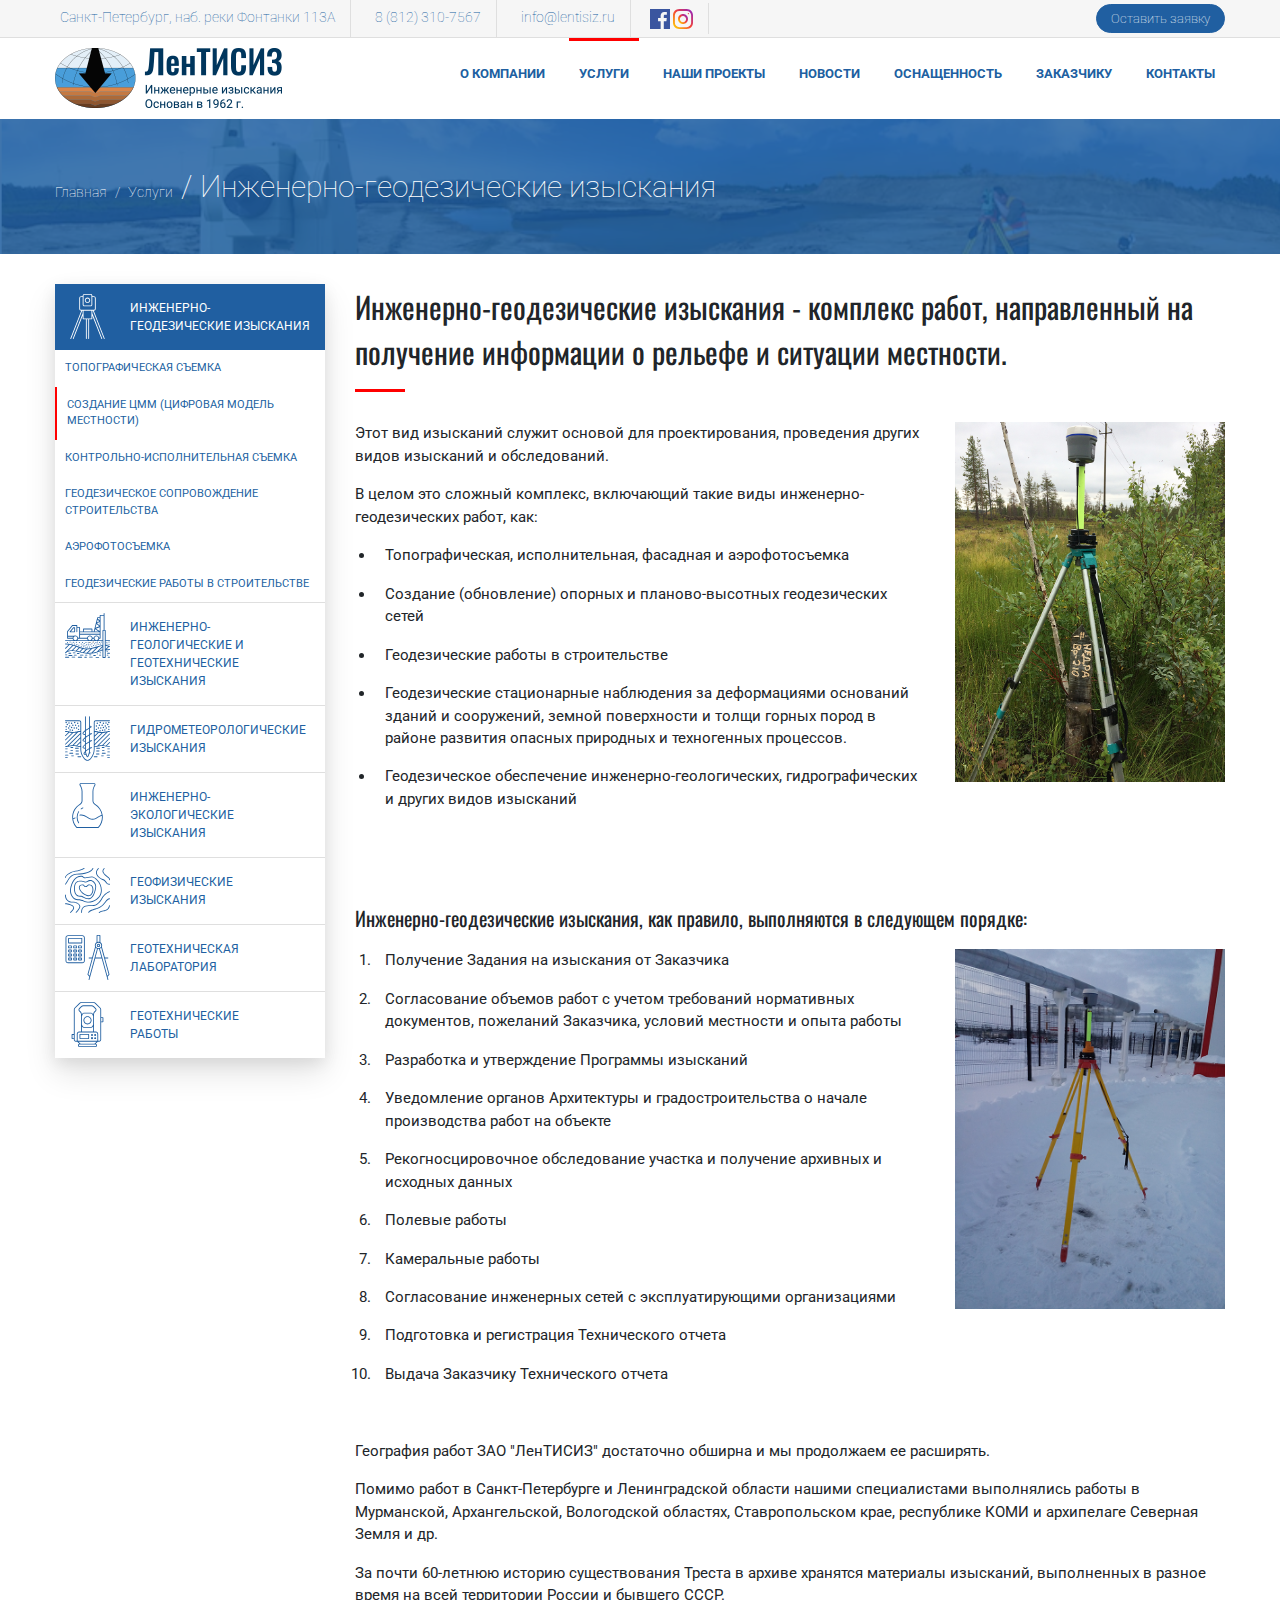
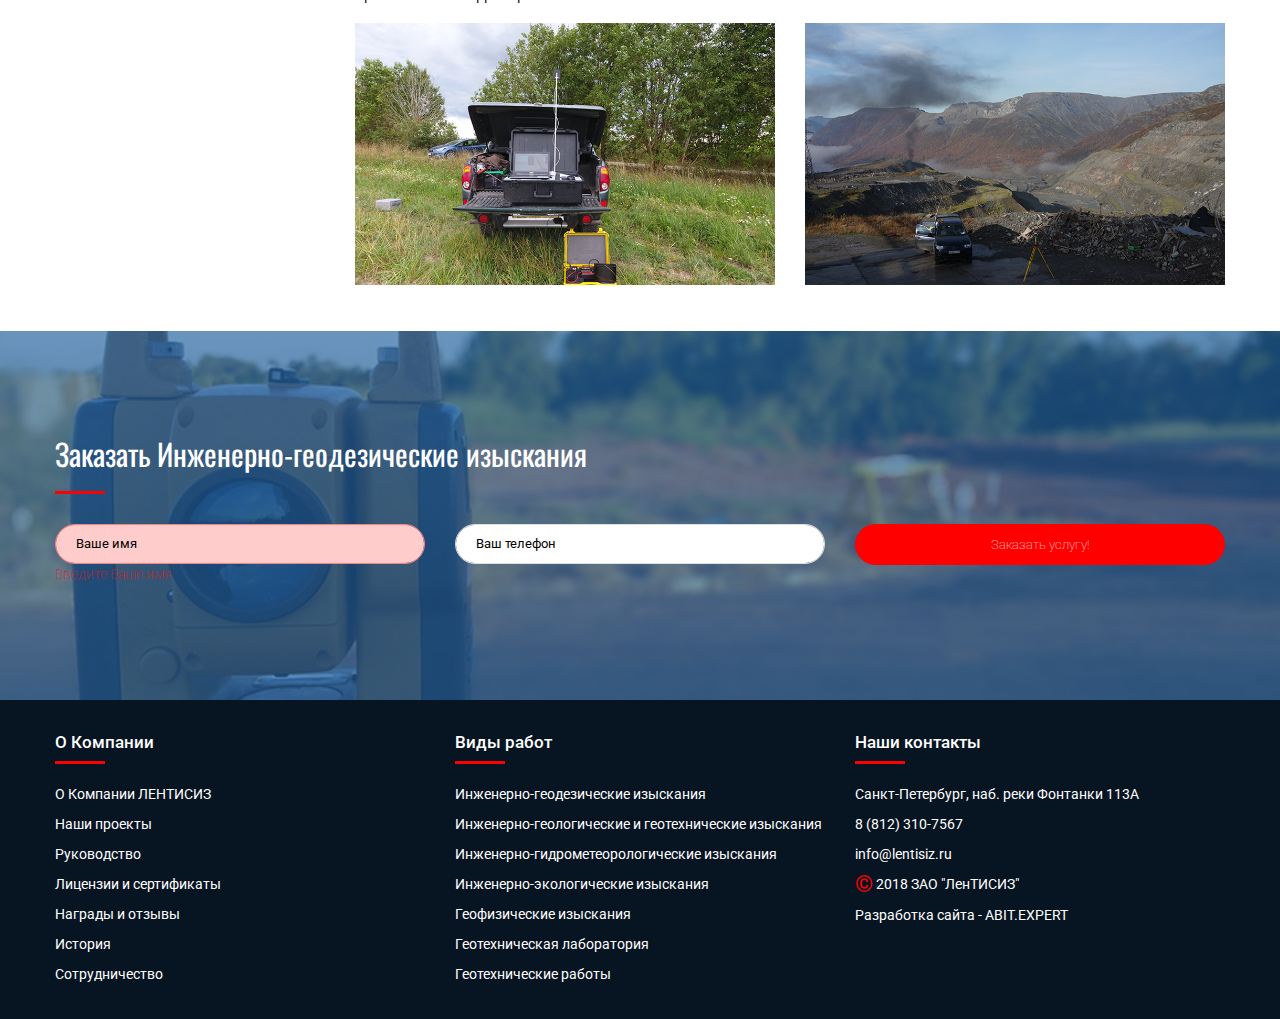
<file: services_item.html>
<!doctype html>
<html>
<head>
	<meta charset="utf-8">
	<!--[if IE]><meta http-equiv='X-UA-Compatible' content='IE=edge,chrome=1'><![endif]-->
	<title></title>
	<meta name="description" content="">
	<meta name="author" content="">
	<meta name="viewport" content="width=device-width,initial-scale=1">
	<link rel="apple-touch-icon" sizes="180x180" href="apple-touch-icon.png">
	<link rel="icon" type="image/png" sizes="32x32" href="favicon-32x32.png">
	<link rel="icon" type="image/png" sizes="16x16" href="favicon-16x16.png">
	<link rel="manifest" href="manifest.json">
	<link rel="mask-icon" href="safari-pinned-tab.svg" color="#262626">
	<meta name="theme-color" content="#ffffff">

	<link rel="stylesheet" href="assets/css/screen-kit.css">
	<link rel="stylesheet" href="https://cdn.materialdesignicons.com/3.0.39/css/materialdesignicons.min.css">
	<link href="https://fonts.googleapis.com/css?family=Oswald:300,400,500" rel="stylesheet">
	<link href="https://fonts.googleapis.com/css?family=Roboto:300,400,500,700" rel="stylesheet">
	<!--[if lt IE 9]>
      <script src="https://oss.maxcdn.com/html5shiv/3.7.2/html5shiv.min.js"></script>
      <script src="https://oss.maxcdn.com/respond/1.4.2/respond.min.js"></script>
    <![endif]-->

</head>

<body>
	
	<!-- page wrap -->
	<div class="page-wrap">
		<!-- header -->
		<header class="header">
			<div class="header_mobile">
				<div class="container">
					<a href="index.html" class="logo"></a>
					<div class="hamburger hamburger--slider js-hamburger">
						<div class="hamburger-box">
							<div class="hamburger-inner"></div>
						</div>
					</div>
				</div>
			</div>

			<div class="header_mobile--wrap">
				<div class="header_mobile--wrapper">
					<div class="header_top">
						<div class="container" itemscope="" itemtype="http://schema.org/Organization">
							<div class="row align-items-center">
								<div class="col-12 col-md-10">
									<p class="header_top--address" itemprop="address" itemscope="" itemtype="http://schema.org/PostalAddress">
										<a href="#"><i class="mdi mdi-map-marker"></i> <span itemprop="addressLocality">Санкт-Петербург</span>, <span itemprop="streetAddress">наб. реки Фонтанки 113А</span></a>
									</p>
									<p class="header_top--phone" itemprop="telephone">
										<a href="tel:8(812)310-7567"><i class="mdi mdi-phone-classic"></i> 8 (812) 310-7567</a>	
									</p>
									<p class="header_top--mail" itemprop="email">
										<a href="mailto:info@lentisiz.ru"><i class="mdi mdi-email-outline"></i> info@lentisiz.ru</a>
									</p>
									<p>
										<a href=""><img src="assets/img/facebook.svg" alt=""></a>
										<a href=""><img src="assets/img/instagram.svg" alt=""></a>
									</p>
								</div>
								
								<div class="col-12 col-md-2 text-left text-md-right">
									<button class="btn btn-primary btn-md" data-toggle="modal" data-target="#msg">Оставить заявку</button>
								</div>
							</div>
						</div>
					</div>
					<div class="container">
						<div class="row align-items-center">
							<div class="col-12 col-lg-3">
								<a href="" class="logo"></a>
							</div>
							<div class="col-12 col-lg-9">
								<ul class="navigation">
									<li class="navigation_item navigation_item--sub">
										<a href="about.html">О Компании</a>
										<div class="mobile_sub--link"><i class="mdi mdi-chevron-down"></i></div>
										<ul class="navigation_sub">
											<li class="navigation_sub--item"><a href="team.html">Наши сотрудники</a></li>
											<li class="navigation_sub--item"><a href="cert.html">Лицензии и сертификаты</a></li>
											<li class="navigation_sub--item"><a href="history.html">История</a></li>
											<li class="navigation_sub--item"><a href="vacancy.html">Вакансии</a></li>
											<li class="navigation_sub--item"><a href="cooperation.html">Сотрудничество</a></li>
											<li class="navigation_sub--item"><a href="awards_and_reviews.html">Награды и отзывы</a></li>
										</ul>
									</li>
									<li class="navigation_item navigation_item--sub active">
										<a href="services.html">Услуги</a>
										<div class="mobile_sub--link"><i class="mdi mdi-chevron-down"></i></div>
										<ul class="navigation_sub">
											<li class="navigation_sub--item"><a href="services_item.html">Инженерно-геодезические изыскания</a></li>
											<li class="navigation_sub--item"><a href="services_item.html">Инженерно-геологические и геотехнические изыскания</a></li>
											<li class="navigation_sub--item"><a href="services_item.html">Инженерно-гидрометеорологические изыскания</a></li>
											<li class="navigation_sub--item"><a href="services_item.html">Инженерно-экологические изыскания</a></li>
											<li class="navigation_sub--item"><a href="services_item.html">Геофизические изыскания</a></li>
											<li class="navigation_sub--item"><a href="services_item.html">Геотехническая лаборатория</a></li>
											<li class="navigation_sub--item"><a href="services_item.html">Геотехнические работы</a></li>
										</ul>
									</li>
									<li class="navigation_item"><a href="projects.html">Наши проекты</a></li>
									<li class="navigation_item"><a href="news.html">Новости</a></li>
									<li class="navigation_item"><a href="equipment.html">Оснащенность</a></li>
									<li class="navigation_item"><a href="customer.html">Заказчику</a></li>
									<li class="navigation_item"><a href="contants.html">Контакты</a></li>
								</ul>
							</div>
						</div>
					</div>
				</div>
			</div>
		</header>
		<!-- header end -->
		
		<!-- content -->
		<div class="content">
			
			<!-- page title -->
			<div class="page_title">
				<div class="container">
					<ul class="breadcrumb ">
						<li class="breadcrumb-item"><a href="index.html">Главная</a></li>
						<li class="breadcrumb-item"><a href="services.html">Услуги</a></li>
						<li class="breadcrumb-item active">Инженерно-геодезические изыскания</li>
					</ul>
				</div>
			</div>
			<!-- page title end -->

			<!-- services list -->
			<div class="services_item">
				<div class="container">
					
					<div class="row">
						<!-- sidebar -->
						<div class="col-12 col-md-3">
							<div class="sidebar">
								<div class="sidebar_list">
									<div class="sidebar_list--item">
										<a href="" class="sidebar_list--link active">
											<span class="sidebar_list--icon">
												<svg version="1.1" x="0px" y="0px" viewBox="0 0 190.6 249.2" xml:space="preserve">
													<path d="M95.3,49c8.1,0,14.8-6.6,14.8-14.8c0-8.1-6.6-14.8-14.8-14.8c-8.1,0-14.8,6.6-14.8,14.8 C80.5,42.3,87.1,49,95.3,49z M95.3,24.3c5.5,0,10,4.5,10,10c0,5.5-4.5,10-10,10c-5.5,0-10-4.5-10-10C85.3,28.7,89.8,24.3,95.3,24.3 z"/>
													<path d="M190.4,246L130,92.3h0.2c6.1,0,11-4.9,11-11V23.1c0-6.1-4.9-11-11-11h-8.2V8.8c0-4.9-4-8.8-8.8-8.8H77.5 c-4.9,0-8.8,4-8.8,8.8v3.2h-8.2c-6.1,0-11,4.9-11,11v58.3c0,6.1,4.9,11,11,11h0.2L0.2,246c-0.5,1.2,0.1,2.6,1.4,3.1 c0.3,0.1,0.6,0.2,0.9,0.2c1,0,1.9-0.6,2.2-1.5L65.7,92.3h2.9v14.7L14,246c-0.5,1.2,0.1,2.6,1.4,3.1c0.3,0.1,0.6,0.2,0.9,0.2 c1,0,1.9-0.6,2.2-1.5l50.2-127.5v17.3c0,1.3,1.1,2.4,2.4,2.4h15.4v107c0,1.3,1.1,2.4,2.4,2.4s2.4-1.1,2.4-2.4v-107h8.1v107 c0,1.3,1.1,2.4,2.4,2.4s2.4-1.1,2.4-2.4v-107h15.4c1.3,0,2.4-1.1,2.4-2.4v-17.3l50.2,127.5c0.4,0.9,1.3,1.5,2.2,1.5 c0.3,0,0.6-0.1,0.9-0.2c1.2-0.5,1.8-1.9,1.4-3.1l-54.6-138.9V92.3h2.9l61.1,155.4c0.4,0.9,1.3,1.5,2.2,1.5c0.3,0,0.6-0.1,0.9-0.2 C190.3,248.6,190.9,247.2,190.4,246z M73.4,8.8c0-2.2,1.8-4,4-4h35.6c2.2,0,4,1.8,4,4v50.7c0,2.2-1.8,4-4,4H77.5c-2.2,0-4-1.8-4-4 V8.8z M54.2,81.4V23.1c0-3.4,2.8-6.2,6.2-6.2h8.2v42.7c0,4.9,4,8.8,8.8,8.8h35.6c4.9,0,8.8-4,8.8-8.8V16.9h8.2 c3.4,0,6.2,2.8,6.2,6.2v58.3c0,3.4-2.8,6.2-6.2,6.2H60.4C57,87.5,54.2,84.8,54.2,81.4z M117.1,135.1H73.4v-27.6c0,0,0,0,0-0.1V92.3 h43.7V135.1z"/>
												</svg>
											</span>
											Инженерно-геодезические изыскания
										</a>
										<div class="sidebar_list--sub">
											<a href="">Топографическая съемка</a>
											<a href="" class="active">Создание цмм (цифровая модель местности)</a>
											<a href="">Контрольно-исполнительная съемка</a>
											<a href="">Геодезическое сопровождение строительства</a>
											<a href="">Аэрофотосъемка</a>
											<a href="">Геодезические работы в строительстве</a>
										</div>
									</div>

									<div class="sidebar_list--item">
										<a href="" class="sidebar_list--link">
											<span class="sidebar_list--icon">
												<svg version="1.1" x="0px" y="0px" viewBox="0 0 249.1 249.2" xml:space="preserve">
													<circle cx="13.7" cy="163.3" r="2.8"/>
													<circle cx="27.9" cy="160.5" r="2.8"/>
													<circle cx="38.8" cy="166" r="2.8"/>
													<circle cx="48.2" cy="162.2" r="2.8"/>
													<circle cx="53.4" cy="171.4" r="2.8"/>
													<circle cx="63.1" cy="162.2" r="2.8"/>
													<circle cx="65.6" cy="174.2" r="2.8"/>
													<circle cx="79.6" cy="163.3" r="2.8"/>
													<circle cx="76.9" cy="178.3" r="2.8"/>
													<circle cx="97.1" cy="163.3" r="2.8"/>
													<circle cx="89.8" cy="171.4" r="2.8"/>
													<circle cx="89.8" cy="183.7" r="2.8"/>
													<circle cx="100" cy="177" r="2.8"/>
													<circle cx="106.2" cy="168.8" r="2.8"/>
													<circle cx="116.1" cy="163.3" r="2.8"/>
													<circle cx="118.8" cy="175.5" r="2.8"/>
													<circle cx="128.6" cy="176.5" r="2.8"/>
													<circle cx="158.6" cy="179.7" r="2.8"/>
													<circle cx="171.4" cy="181.8" r="2.8"/>
													<circle cx="171.4" cy="163.3" r="2.8"/>
													<circle cx="164.5" cy="170" r="2.8"/>
													<circle cx="180.2" cy="160.5" r="2.8"/>
													<circle cx="177.7" cy="171.8" r="2.8"/>
													<circle cx="187.1" cy="173.7" r="2.8"/>
													<circle cx="191" cy="163.3" r="2.8"/>
													<circle cx="200.3" cy="160.5" r="2.8"/>
													<circle cx="197.5" cy="171.8" r="2.8"/>
													<circle cx="231.9" cy="162.2" r="2.8"/>
													<circle cx="243.8" cy="160.5" r="2.8"/>
													<circle cx="232.5" cy="172.2" r="2.8"/>
													<circle cx="243.8" cy="172.7" r="2.8"/>
													<circle cx="128.6" cy="164.9" r="2.8"/>
													<circle cx="124.5" cy="187.8" r="2.8"/>
													<circle cx="135.2" cy="187.8" r="2.8"/>
													<circle cx="139.1" cy="175.4" r="2.8"/>
													<circle cx="148.8" cy="170" r="2.8"/>
													<circle cx="148.3" cy="183.7" r="2.8"/>
													<ellipse transform="matrix(0.9994 -3.325370e-02 3.325370e-02 0.9994 -5.3527 4.6797)" cx="138" cy="163.3" rx="2.8" ry="2.8"/>
													<ellipse transform="matrix(6.631976e-02 -0.9978 0.9978 6.631976e-02 -14.6571 305.308)" cx="155.8" cy="160.5" rx="2.8" ry="2.8"/>
													<circle cx="110.7" cy="181.8" r="2.8"/>
													<circle cx="103.5" cy="186.8" r="2.8"/>
													<circle cx="116.1" cy="190.6" r="2.8"/>
													<path d="M27.9,106.9h25.5c1.3,0,2.4-1.1,2.4-2.4V81.5c0-1.3-1.1-2.4-2.4-2.4h-6.9c-0.7,0-1.4,0.3-1.9,0.9L26,103 c-0.6,0.7-0.7,1.7-0.3,2.5S26.9,106.9,27.9,106.9z M47.6,83.9H51v18.3H32.9L47.6,83.9z"/>
													<path d="M225.2,244.1v-37l21.8-2.7c1.3-0.2,2.3-1.4,2.1-2.7c-0.2-1.3-1.3-2.3-2.7-2.1l-16.9,2.1l14.6-14.6l2,0.6 c0.2,0.1,0.5,0.1,0.7,0.1c1,0,2-0.7,2.3-1.7c0.4-1.3-0.3-2.6-1.6-3l-22.2-6.8v-21h21.5c1.3,0,2.4-1.1,2.4-2.4s-1.1-2.4-2.4-2.4 h-21.5v-54c0-1.3-1.1-2.4-2.4-2.4h-4V2.4c0-1.3-1.1-2.4-2.4-2.4S214,1.1,214,2.4v8.7h-19.5c-1.3,0-2.4,1.1-2.4,2.4v9.8h-11.2 c-1.1,0-2.1,0.7-2.3,1.8l-1.8,7.3c0,0,0,0,0,0L159,102.1h-7.2V88.5c0-1.3-1.1-2.4-2.4-2.4h-47.1c-1.3,0-2.4,1.1-2.4,2.4v13.6H83.2 V79.8c0-1.3-1.1-2.4-2.4-2.4H68v-8.2c0-1.3-1.1-2.4-2.4-2.4h-25c-0.7,0-1.4,0.3-1.9,0.9L11.9,101c-0.3,0.4-0.5,1-0.5,1.5v37.4 c0,1.3,1.1,2.4,2.4,2.4h28.4c0.5,3.2,2,6.1,4.1,8.3H2.4c-1.3,0-2.4,1.1-2.4,2.4s1.1,2.4,2.4,2.4h205.2v21.7 c-5.2,0.6-12.7,3.1-21.8,6.1c-17.3,5.7-41,13.5-63.7,13.5c-7.2,0-14.4-1.1-21.7-2.9c0,0,0,0,0,0c-9.5-2.3-19.2-5.7-29.2-9.3 c-2.4-0.8-4.8-1.7-7.2-2.5c0,0,0,0,0,0c-18.6-6.5-38.1-12.5-60.8-12.6c-0.7-0.2-1.5-0.1-2.1,0.4c0,0,0,0,0,0 c-0.1,0.1-0.2,0.1-0.2,0.2l0,0c-0.5,0.4-0.8,1.1-0.8,1.8c0,1.3,1.1,2.4,2.4,2.4c6,0,11.8,0.4,17.4,1.2l-19,19 c-0.9,0.9-0.9,2.5,0,3.4c0.5,0.5,1.1,0.7,1.7,0.7s1.2-0.2,1.7-0.7l21.5-21.5c4.9,0.9,9.7,2,14.4,3.2L0.8,218.8c0,0,0,0-0.1,0.1 c-0.1,0.1-0.1,0.1-0.2,0.2c0,0.1-0.1,0.1-0.1,0.2c0,0.1-0.1,0.1-0.1,0.2c0,0.1-0.1,0.1-0.1,0.2c0,0.1,0,0.1-0.1,0.2 c0,0.1,0,0.1-0.1,0.2c0,0.1,0,0.2,0,0.2c0,0.1,0,0.2,0,0.2c0,0.1,0,0.2,0,0.2c0,0.1,0,0.2,0,0.2c0,0.1,0,0.1,0.1,0.2 c0,0.1,0,0.2,0.1,0.2c0,0.1,0.1,0.1,0.1,0.2c0,0.1,0.1,0.1,0.1,0.2c0,0,0,0,0,0.1c0,0,0.1,0.1,0.1,0.1c0,0,0.1,0.1,0.1,0.1 c0,0,0,0,0.1,0.1c0.1,0.1,0.1,0.1,0.2,0.2c0.1,0,0.1,0.1,0.2,0.1c0.1,0,0.1,0.1,0.2,0.1c0.1,0,0.2,0.1,0.2,0.1c0.1,0,0.1,0,0.2,0.1 c0.1,0,0.2,0,0.3,0.1c0.1,0,0.1,0,0.2,0c0.1,0,0.1,0,0.2,0c0,0,0.1,0,0.1,0c0.1,0,0.1,0,0.2,0c0.1,0,0.2,0,0.3,0 c0.1,0,0.1,0,0.2-0.1c0.1,0,0.2-0.1,0.2-0.1c0.1,0,0.1-0.1,0.2-0.1c0.1,0,0.2-0.1,0.2-0.1c0,0,0,0,0.1,0c17.5-13.4,35.9-13,56.2-9 c0,0,0.1,0,0.1,0c6.1,1.2,12.3,2.7,18.7,4.3c13.5,3.3,27.3,6.7,42.1,7.8c0.2,0.1,0.4,0.1,0.6,0.1c0.1,0,0.2,0,0.3,0 c3.1,0.2,6.2,0.3,9.4,0.3c30.2,0,50.9-8.5,64.7-14.1c4.7-1.9,8.6-3.5,11.5-4.2v38.6c0,1.3,1.1,2.4,2.4,2.4h8.5 c0.4,0.4,1,0.6,1.5,0.6c0.6,0,1.1-0.2,1.5-0.6h1.2c1.3,0,2.4-1.1,2.4-2.4V244.1C225.2,244.1,225.2,244.1,225.2,244.1z M238.8,185.6 l-13.6,13.6v-17.7L238.8,185.6z M189.3,137.5c-1.2-7.4-7.6-13.1-15.3-13.1c-7.7,0-14.1,5.7-15.3,13.1h-5.8 c-1.2-7.4-7.6-13.1-15.3-13.1c-7.7,0-14.1,5.7-15.3,13.1H83.2V120h108.9v17.4H189.3z M72.8,142.3h49.6c0.5,3.2,2,6.1,4.1,8.3H68.7 C70.8,148.3,72.3,145.4,72.8,142.3z M126.9,139.9c0-5.9,4.8-10.7,10.7-10.7c5.9,0,10.7,4.8,10.7,10.7c0,0,0,0,0,0c0,0,0,0,0,0 c0,5.9-4.8,10.7-10.7,10.7C131.7,150.5,126.9,145.8,126.9,139.9z M152.9,142.3h5.8c0.5,3.2,2,6.1,4.1,8.3h-14 C150.9,148.3,152.4,145.4,152.9,142.3z M163.3,139.9C163.3,139.9,163.3,139.9,163.3,139.9C163.3,139.9,163.3,139.8,163.3,139.9 c0-5.9,4.8-10.7,10.7-10.7c5.9,0,10.7,4.8,10.7,10.7c0,5.9-4.8,10.7-10.7,10.7C168.1,150.5,163.3,145.8,163.3,139.9z M174.4,61.1 L189.8,74L169,82.2L174.4,61.1z M180.4,37.3l9.7,7.8l-13.5,7.1L180.4,37.3z M192.1,49.5v20.2l-14.8-12.4L192.1,49.5z M192.1,78.3 v21.9l-21.2-13.5L192.1,78.3z M192.1,28.1v12.4l-10.4-8.3l1-4.1H192.1z M167.1,90l19.1,12.2H164L167.1,90z M104.7,90.9H147v11.2 h-42.3V90.9z M160.9,106.9C160.9,106.9,160.9,106.9,160.9,106.9C160.9,106.9,160.9,106.9,160.9,106.9h31.2v8.3H83.2v-8.3H160.9z  M41.7,71.6h21.5v32.9c0,1.3,1.1,2.4,2.4,2.4s2.4-1.1,2.4-2.4V82.2h10.3v55.3h-5.6c-1.2-7.4-7.6-13.1-15.3-13.1 c-2.7,0-5.3,0.7-7.6,2H16.2v-23L41.7,71.6z M16.2,131.1h28.4c-1.3,1.9-2.1,4-2.5,6.3h-26V131.1z M46.8,140.9c0.1-0.3,0.2-0.7,0.2-1 c0-0.4-0.1-0.7-0.2-1c0.5-5.4,5.1-9.7,10.6-9.7c5.9,0,10.7,4.8,10.7,10.7c0,5.9-4.8,10.7-10.7,10.7 C51.9,150.5,47.4,146.3,46.8,140.9z M185.2,150.5c2.1-2.2,3.6-5.1,4.1-8.3h5.2c1.3,0,2.4-1.1,2.4-2.4v-22.2c0,0,0,0,0,0v-13.1V74.8 c0,0,0,0,0,0V45.5c0,0,0,0,0,0V15.9H214v78.3h-4c-1.3,0-2.4,1.1-2.4,2.4v54H185.2z M187.2,187.8c8.3-2.7,15.6-5.1,20.3-5.8v0.8 l-31.4,31.4c-6.7,2.1-14.3,4.1-23,5.4l30.6-30.6C185,188.5,186.1,188.1,187.2,187.8z M105.3,218.6l17.1-17.1 c6.4,0,12.9-0.6,19.2-1.6l-20.8,20.8C115.6,220.3,110.4,219.5,105.3,218.6z M85.2,214.3l15.4-15.4c5.1,1.2,10.1,2,15.2,2.4 l-16.3,16.3C94.7,216.5,90,215.4,85.2,214.3z M65.5,209.6l16.3-16.3c4.5,1.5,9,2.9,13.5,4.1L79.8,213 C75,211.8,70.2,210.6,65.5,209.6z M76.7,191.6l-16.9,16.9c-5.2-1-10.4-1.7-15.5-2.1L63.7,187c2,0.7,3.9,1.4,5.9,2.1 C72,189.9,74.4,190.8,76.7,191.6z M58.7,185.3l-20.9,20.9c-7.3,0.1-14.4,1.2-21.4,3.8l29-29C49.9,182.3,54.3,183.8,58.7,185.3z  M127.3,221.1l22.7-22.7c8.4-1.7,16.4-4,23.9-6.3l-28.4,28.4c-4.4,0.4-9.1,0.7-14.1,0.7C130,221.1,128.6,221.1,127.3,221.1z  M194.2,207.4c-2.3,0.9-4.8,2-7.5,3l20.9-20.9v13.2C204.1,203.4,199.8,205.1,194.2,207.4z M212.4,183.8 C212.4,183.7,212.4,183.7,212.4,183.8V98.9h8v144.2l-0.7,0.7h-7.3V183.8z"/>
													<path d="M2.4,234.2h8.5c1.3,0,2.4-1.1,2.4-2.4s-1.1-2.4-2.4-2.4H2.4c-1.3,0-2.4,1.1-2.4,2.4S1.1,234.2,2.4,234.2z" />
													<path d="M21.1,225.2h11.1c1.3,0,2.4-1.1,2.4-2.4s-1.1-2.4-2.4-2.4H21.1c-1.3,0-2.4,1.1-2.4,2.4 S19.8,225.2,21.1,225.2z"/>
													<path d="M21.1,237.9h17.7c1.3,0,2.4-1.1,2.4-2.4s-1.1-2.4-2.4-2.4H21.1c-1.3,0-2.4,1.1-2.4,2.4 S19.8,237.9,21.1,237.9z"/>
													<path d="M56.2,222.9c1.3,0,2.4-1.1,2.4-2.4s-1.1-2.4-2.4-2.4H45.4c-1.3,0-2.4,1.1-2.4,2.4s1.1,2.4,2.4,2.4H56.2z"/>
													<path d="M62.8,231.2H51c-1.3,0-2.4,1.1-2.4,2.4s1.1,2.4,2.4,2.4h11.9c1.3,0,2.4-1.1,2.4-2.4S64.2,231.2,62.8,231.2z "/>
													<path d="M80.7,224.6c0-1.3-1.1-2.4-2.4-2.4H68c-1.3,0-2.4,1.1-2.4,2.4s1.1,2.4,2.4,2.4h10.3 C79.7,227,80.7,226,80.7,224.6z"/>
													<path d="M54.8,241.7h-16c-1.3,0-2.4,1.1-2.4,2.4s1.1,2.4,2.4,2.4h16c1.3,0,2.4-1.1,2.4-2.4S56.1,241.7,54.8,241.7z" />
													<path d="M21.1,242.9H2.5c-1.3,0-2.4,1.1-2.4,2.4s1.1,2.4,2.4,2.4h18.6c1.3,0,2.4-1.1,2.4-2.4S22.4,242.9,21.1,242.9 z"/>
													<path d="M92.6,242.9H73.2c-1.3,0-2.4,1.1-2.4,2.4s1.1,2.4,2.4,2.4h19.4c1.3,0,2.4-1.1,2.4-2.4 S93.9,242.9,92.6,242.9z"/>
													<path d="M99.9,231.2H85.2c-1.3,0-2.4,1.1-2.4,2.4s1.1,2.4,2.4,2.4h14.7c1.3,0,2.4-1.1,2.4-2.4 S101.2,231.2,99.9,231.2z"/>
													<path d="M121.4,231.2h-7.9c-1.3,0-2.4,1.1-2.4,2.4s1.1,2.4,2.4,2.4h7.9c1.3,0,2.4-1.1,2.4-2.4 S122.7,231.2,121.4,231.2z"/>
													<path d="M118.8,242.9H109c-1.3,0-2.4,1.1-2.4,2.4s1.1,2.4,2.4,2.4h9.8c1.3,0,2.4-1.1,2.4-2.4 S120.2,242.9,118.8,242.9z"/>
													<path d="M135.2,234.2h8.7c1.3,0,2.4-1.1,2.4-2.4s-1.1-2.4-2.4-2.4h-8.7c-1.3,0-2.4,1.1-2.4,2.4 S133.9,234.2,135.2,234.2z"/>
													<path d="M151.5,241.7h-16.3c-1.3,0-2.4,1.1-2.4,2.4s1.1,2.4,2.4,2.4h16.3c1.3,0,2.4-1.1,2.4-2.4 S152.9,241.7,151.5,241.7z"/>
													<path d="M171,235.5c0-1.3-1.1-2.4-2.4-2.4h-10c-1.3,0-2.4,1.1-2.4,2.4s1.1,2.4,2.4,2.4h10 C169.9,237.9,171,236.8,171,235.5z"/>
													<path d="M187.1,243.1h-15.7c-1.3,0-2.4,1.1-2.4,2.4s1.1,2.4,2.4,2.4h15.7c1.3,0,2.4-1.1,2.4-2.4 S188.4,243.1,187.1,243.1z"/>
													<path d="M197.5,231.2h-7.6c-1.3,0-2.4,1.1-2.4,2.4s1.1,2.4,2.4,2.4h7.6c1.3,0,2.4-1.1,2.4-2.4 S198.8,231.2,197.5,231.2z"/>
													<path d="M180.5,229c1.3,0,2.4-1.1,2.4-2.4s-1.1-2.4-2.4-2.4h-2.8c-1.3,0-2.4,1.1-2.4,2.4s1.1,2.4,2.4,2.4H180.5z"/>
													<path d="M197.5,218.1h-3.8c-1.3,0-2.4,1.1-2.4,2.4s1.1,2.4,2.4,2.4h3.8c1.3,0,2.4-1.1,2.4-2.4 S198.8,218.1,197.5,218.1z"/>
													<path d="M231.9,214.7h3.3c1.3,0,2.4-1.1,2.4-2.4s-1.1-2.4-2.4-2.4h-3.3c-1.3,0-2.4,1.1-2.4,2.4 S230.6,214.7,231.9,214.7z"/>
													<path d="M246.6,220.4h-11.4c-1.3,0-2.4,1.1-2.4,2.4s1.1,2.4,2.4,2.4h11.4c1.3,0,2.4-1.1,2.4-2.4 S248,220.4,246.6,220.4z"/>
													<path d="M240.7,233.2c0-1.3-1.1-2.4-2.4-2.4h-5.8c-1.3,0-2.4,1.1-2.4,2.4s1.1,2.4,2.4,2.4h5.8 C239.6,235.6,240.7,234.6,240.7,233.2z"/>
													<path d="M246.7,242.9h-8.4c-1.3,0-2.4,1.1-2.4,2.4s1.1,2.4,2.4,2.4h8.4c1.3,0,2.4-1.1,2.4-2.4 S248.1,242.9,246.7,242.9z"/>
												</svg>
											</span>
											Инженерно-геологические и геотехнические изыскания
										</a>
									</div>

									<div class="sidebar_list--item">
										<a href="" class="sidebar_list--link">
											<span class="sidebar_list--icon">
												<svg version="1.1" x="0px" y="0px" viewBox="0 0 249.4 247.3" xml:space="preserve">
													<path d="M97.3,172.1c0,5.1,4.6,7.9,13.6,8.3v11.5c0,0.7,0,1.4,0,2c-5.4,4.9-8,9-8,12.6c0,3,1.3,4.7,2.4,5.6 c1.5,1.2,3.7,1.9,6.4,1.9c1.2,0,2.5-0.1,3.9-0.3l3.9,10.4c0.8,2.1,2.8,3.5,5.1,3.5c2.2,0,4.3-1.4,5.1-3.5l5.6-15.1 c0.2-0.7,0.5-1.3,0.7-2c2.3-1,3.9-1.8,4.3-2c1.2-0.6,1.7-2,1.1-3.2c-0.6-1.2-2-1.7-3.2-1.1c-0.1,0.1-0.4,0.2-0.7,0.3 c0.6-3,0.8-6,0.8-9.1v-10.9c5.9-3.4,10.7-5.9,12.1-6.6c0.1,0,0.1-0.1,0.2-0.1c0,0,0.1,0,0.1,0c0.1,0,0.1,0,0.1,0l-2.4-4.1l0.1,0 c0,0,0,0,0,0c-1.2,0.5-5,1.6-10.1,2.7v-29.8c6-3.5,10.7-6,12.1-6.8c0,0,0,0,0,0c0.1,0,0.2-0.1,0.2-0.1c0.1,0,0.1-0.1,0.1-0.1l0,0 l0,0l-2.5-4.1c0,0,0,0,0.1-0.1c0,0,0,0,0,0c0,0,0,0,0,0c-1.2,0.5-5,1.6-10.1,2.7v-29.8c6.5-3.8,11.3-6.3,12.1-6.8c0,0,0,0,0,0 c0.1,0,0.2-0.1,0.2-0.1c0,0,0,0,0,0c0,0,0.1,0,0.1,0l-2.5-4.1c0,0,0,0,0.1,0c0,0,0,0,0,0c0,0,0,0,0,0c0,0,0,0,0,0 c-1.2,0.5-5,1.6-10.1,2.7V66.5c2.3-1.4,4.7-2.7,7-4c1.7-0.9,2.6-2.9,2.4-4.8c-0.3-1.9-1.7-3.5-3.6-3.9l-5.8-1.3V2.4 c0-1.3-1.1-2.4-2.4-2.4s-2.4,1.1-2.4,2.4v61.3c-5.1,3-11.7,7.1-17.8,11.4V2.4c0-1.3-1.1-2.4-2.4-2.4s-2.4,1.1-2.4,2.4v76.2 c-9.3,7.2-13.6,12.6-13.6,17.1c0,5.1,4.6,7.9,13.6,8.3v12.8c-9.3,7.2-13.6,12.6-13.6,17.1c0,5.1,4.6,7.9,13.6,8.3V155 C101.7,162.2,97.3,167.6,97.3,172.1z M102.1,172.1c0-1.2,0.9-4.4,8.8-10.9v14.4C105.4,175.3,102.1,174,102.1,172.1z M115.7,119.2 c5.7-4.3,12.3-8.4,17.8-11.7v29.8c0,0,0,0,0,0v2.7c-6.8,4-12.7,7.8-17.8,11.4V119.2z M133.5,175.5 C133.5,175.6,133.5,175.6,133.5,175.5v2.7c-5.3,3.2-12,7.4-17.8,11.8v-32.6c4.8-3.6,10.8-7.5,17.8-11.7V175.5z M108.4,208.4 c-0.2-0.1-0.7-0.5-0.7-1.8c0-1,0.6-3.1,3.9-6.5c0.5,3,1.3,6,2.4,9l0,0C110.3,209.4,108.9,208.7,108.4,208.4z M125.2,222.4 c-0.2,0.5-0.9,0.5-1.1,0l-5.6-15.1c-1.4-3.7-2.2-7.5-2.6-11.3c5.2-4.4,11.9-8.7,17.6-12.2v8.1c0,5.3-0.9,10.5-2.8,15.4L125.2,222.4z  M142.8,58.4c-1.5,0.8-3,1.7-4.5,2.5v-3.5L142.8,58.4z M133.5,69.3v29.8c0,0,0,0,0,0v2.7c-5.1,3-11.7,7.1-17.8,11.4V81 C121.5,76.7,128.1,72.6,133.5,69.3z M102.1,95.7c0-1.2,0.9-4.4,8.8-10.9v14.4C105.4,98.9,102.1,97.6,102.1,95.7z M102.1,133.9 c0-1.2,0.9-4.4,8.8-10.9v14.4C105.4,137.1,102.1,135.8,102.1,133.9z"/>
													<path d="M164.3,183.2v-12.2c6.7-0.1,11.2-0.9,15.1-1.8c0.1,0,0.1,0,0.2,0c1.5-0.4,2.9-0.7,4.3-1.1 c5.3-1.5,10.3-2.8,20.6-2.8c0.7,0,1.3,0,2,0c0,0,0.1,0,0.1,0c0,0,0,0,0,0c8.9,0.2,13.6,1.5,18.5,2.8c5.4,1.5,10.9,3,21.9,3 c1.3,0,2.4-1.1,2.4-2.4s-1.1-2.4-2.4-2.4c-7,0-11.6-0.6-15.4-1.5l17.2-17.2c0.9-0.9,0.9-2.5,0-3.4s-2.5-0.9-3.4,0L226,163.3 c-3.9-1.1-7.9-2.1-14.1-2.6l36.7-36.7c0.9-0.9,0.9-2.5,0-3.4c-0.9-0.9-2.5-0.9-3.4,0l-39.8,39.8c-0.4,0-0.7,0-1.1,0 c-8.1,0-13.2,0.8-17.5,1.8l61.7-61.7c0.9-0.9,0.9-2.5,0-3.4c-0.9-0.9-2.5-0.9-3.4,0l-67.5,67.5c-3.5,0.8-7.5,1.4-13.4,1.6v-4.8 L238,87.6c2.5-0.3,5.4-0.4,8.9-0.4c1.3,0,2.4-1.1,2.4-2.4s-1.1-2.4-2.4-2.4c-4.2,0-7.5,0.2-10.4,0.6c0,0,0,0,0,0 c-4.7,0.6-8.1,1.5-11.4,2.4c-5.3,1.5-10.3,2.8-20.6,2.8c-10.3,0-15.3-1.4-20.6-2.8c-4.5-1.2-9.1-2.5-16.8-2.9c-0.1,0-0.2,0-0.2,0 c-0.8,0-1.6-0.1-2.5-0.1V33.7c0-3.5,2.8-6.3,6.3-6.3h76.2c1.3,0,2.4-1.1,2.4-2.4s-1.1-2.4-2.4-2.4h-76.2c-6.1,0-11.1,5-11.1,11.1 v149.5c0,0.2,0,0.3,0,0.5c0,0,0,0.1,0,0.1c-0.1,16.8-6,33.3-16.6,46.4l-4.7,5.9c-3.3,4.1-8.2,6.5-13.5,6.5c-5.3,0-10.2-2.4-13.5-6.5 l-4.7-5.9c-5.7-7-10-15-12.8-23.5c-2-6.2-3.3-12.6-3.7-19.1c-0.1-1.4-0.1-2.9-0.1-4.4v-18.9c0,0,0,0,0,0v-23.5c0,0,0,0,0,0v-23.5 c0,0,0,0,0,0V93.8c0,0,0,0,0,0V33.7c0-6.1-5-11.1-11.1-11.1H2.4C1.1,22.6,0,23.7,0,25s1.1,2.4,2.4,2.4h76.2c3.5,0,6.3,2.8,6.3,6.3 v48.7c-6.1,0.1-10.4,0.8-14,1.6c0,0-0.1,0-0.1,0c-1.9,0.4-3.6,0.9-5.4,1.4c-5.3,1.5-10.3,2.8-20.6,2.8s-15.3-1.4-20.6-2.8 c-5.4-1.5-10.9-3-21.9-3c-1.2,0-2.2,0.9-2.4,2c0,0,0,0,0,0c0,0.1,0,0.2,0,0.4c0,0,0,0,0,0c0,0.6,0.2,1.2,0.7,1.7 c0.5,0.5,1.1,0.7,1.7,0.7c0.1,0,0.2,0,0.3,0c7.2,0,11.8,0.7,15.8,1.6L0.7,106.6c-0.9,0.9-0.9,2.5,0,3.4c0.5,0.5,1.1,0.7,1.7,0.7 s1.2-0.2,1.7-0.7l19.8-19.8c3.9,1.1,8,2.1,14.2,2.5L0.7,130.1c-0.9,0.9-0.9,2.5,0,3.4c0.5,0.5,1.1,0.7,1.7,0.7s1.2-0.2,1.7-0.7 L44.6,93c0.1,0,0.2,0,0.3,0c8.7,0,14-1,18.5-2.1L0.7,153.6c-0.9,0.9-0.9,2.5,0,3.4c0.5,0.5,1.1,0.7,1.7,0.7s1.2-0.2,1.7-0.7 l68.5-68.5c3.3-0.7,7.1-1.2,12.4-1.3v5.6l-72.8,72.8c-2.7,0.3-5.9,0.5-9.8,0.5c-1.3,0-2.4,1.1-2.4,2.4s1.1,2.4,2.4,2.4 c10.9,0,16.5-1.5,21.9-3c5.3-1.5,10.3-2.8,20.6-2.8c8.5,0,13.4,0.9,17.8,2.1c0.1,0,0.1,0,0.2,0.1c0.9,0.2,1.7,0.5,2.6,0.7 c4.6,1.3,9.4,2.6,17.7,2.9c0,0,0,0,0.1,0c0,0,0,0,0,0c0.6,0,1.1,0,1.7,0.1v12.2c0,1.5,0,3.1,0.1,4.6c0.4,6.9,1.7,13.7,3.9,20.3 c3,9.1,7.6,17.5,13.6,25l4.7,5.9c4.2,5.2,10.5,8.2,17.2,8.2c6.7,0,13-3,17.2-8.2l4.7-5.9c11.2-13.9,17.5-31.4,17.7-49.3 C164.3,183.7,164.3,183.4,164.3,183.2z M67.9,163.7l17-17v16.7l-2.7,2.7C75.9,165.7,71.9,164.7,67.9,163.7z M47.7,160.4L85,123.1 v16.7l-22.4,22.4C58.8,161.3,54.3,160.6,47.7,160.4z M23,163.3c-0.8,0.2-1.6,0.4-2.4,0.6L85,99.6v16.7l-44.1,44.1 C32.5,160.8,27.7,162.1,23,163.3z M164.3,90.8l3.5-3.5c6.3,0.4,10.2,1.4,14.2,2.5l-17.7,17.7V90.8z M164.3,114.3l23.1-23.1 c3.8,0.9,8.3,1.6,15,1.7l-38,38V114.3z M226.2,90c1.1-0.3,2.3-0.6,3.5-0.9l-65.4,65.4v-16.7l44.9-44.9 C217.1,92.5,221.7,91.3,226.2,90z"/>
													<circle cx="178.9" cy="39" r="3.9"/>
													<circle cx="70.5" cy="39" r="3.9"/>
													<circle cx="174.2" cy="54.4" r="3.9"/>
													<circle cx="75.2" cy="54.4" r="3.9"/>
													<circle cx="195.5" cy="35.1" r="3.9"/>
													<circle cx="53.9" cy="35.1" r="3.9"/>
													<circle cx="190.5" cy="50.1" r="3.9"/>
													<circle cx="58.9" cy="50.1" r="3.9"/>
													<circle cx="174.2" cy="72.9" r="3.9"/>
													<circle cx="75.2" cy="72.9" r="3.9"/>
													<circle cx="185" cy="65.2" r="3.9"/>
													<circle cx="64.4" cy="65.2" r="3.9"/>
													<circle cx="194.4" cy="80.7" r="3.9"/>
													<circle cx="198.2" cy="65.2" r="3.9"/>
													<circle cx="51.2" cy="65.2" r="3.9"/>
													<circle cx="208.1" cy="78" r="3.9"/>
													<circle cx="41.3" cy="78" r="3.9"/>
													<circle cx="220.7" cy="76.8" r="3.9"/>
													<circle cx="28.7" cy="76.8" r="3.9"/>
													<circle cx="212.9" cy="62.4" r="3.9"/>
													<circle cx="36.5" cy="62.4" r="3.9"/>
													<circle cx="206" cy="50.1" r="3.9"/>
													<circle cx="43.4" cy="50.1" r="3.9"/>
													<circle cx="212.9" cy="39" r="3.9"/>
													<circle cx="36.5" cy="39" r="3.9"/>
													<circle cx="223.4" cy="54" r="3.9"/>
													<circle cx="26" cy="54" r="3.9"/>
													<circle cx="227.3" cy="37.4" r="3.9"/>
													<circle cx="22.1" cy="37.4" r="3.9"/>
													<circle cx="243" cy="35.1" r="3.9"/>
													<circle cx="6.5" cy="35.1" r="3.9"/>
													<circle cx="236.8" cy="46.2" r="3.9"/>
													<circle cx="12.6" cy="46.2" r="3.9"/>
													<circle cx="243" cy="58.3" r="3.9"/>
													<circle cx="6.5" cy="58.3" r="3.9"/>
													<circle cx="229" cy="65.2" r="3.9"/>
													<circle cx="20.4" cy="65.2" r="3.9"/>
													<circle cx="243" cy="72.9" r="3.9"/>
													<circle cx="6.5" cy="72.9" r="3.9"/>
													<path d="M2.6,183.4h10.7c1.3,0,2.4-1.1,2.4-2.4s-1.1-2.4-2.4-2.4H2.6c-1.3,0-2.4,1.1-2.4,2.4S1.2,183.4,2.6,183.4z"/>
													<path d="M246.8,178.6h-10.7c-1.3,0-2.4,1.1-2.4,2.4s1.1,2.4,2.4,2.4h10.7c1.3,0,2.4-1.1,2.4-2.4 S248.2,178.6,246.8,178.6z"/>
													<path d="M32.6,176.2h11c1.3,0,2.4-1.1,2.4-2.4s-1.1-2.4-2.4-2.4h-11c-1.3,0-2.4,1.1-2.4,2.4S31.3,176.2,32.6,176.2z"/>
													<path d="M216.8,171.4h-11c-1.3,0-2.4,1.1-2.4,2.4s1.1,2.4,2.4,2.4h11c1.3,0,2.4-1.1,2.4-2.4S218.1,171.4,216.8,171.4 z"/>
													<path d="M76.8,177.7c0-1.3-1.1-2.4-2.4-2.4H57.8c-1.3,0-2.4,1.1-2.4,2.4s1.1,2.4,2.4,2.4h16.6 C75.7,180.1,76.8,179,76.8,177.7z"/>
													<path d="M191.6,175.3H175c-1.3,0-2.4,1.1-2.4,2.4s1.1,2.4,2.4,2.4h16.6c1.3,0,2.4-1.1,2.4-2.4 S192.9,175.3,191.6,175.3z"/>
													<path d="M74.4,190.7H60.5c-1.3,0-2.4,1.1-2.4,2.4s1.1,2.4,2.4,2.4h13.9c1.3,0,2.4-1.1,2.4-2.4S75.7,190.7,74.4,190.7 z"/>
													<path d="M188.9,190.7H175c-1.3,0-2.4,1.1-2.4,2.4s1.1,2.4,2.4,2.4h13.9c1.3,0,2.4-1.1,2.4-2.4 S190.2,190.7,188.9,190.7z"/>
													<path d="M32.6,191.9h9.3c1.3,0,2.4-1.1,2.4-2.4s-1.1-2.4-2.4-2.4h-9.3c-1.3,0-2.4,1.1-2.4,2.4S31.3,191.9,32.6,191.9 z"/>
													<path d="M216.8,187.1h-9.3c-1.3,0-2.4,1.1-2.4,2.4s1.1,2.4,2.4,2.4h9.3c1.3,0,2.4-1.1,2.4-2.4 S218.1,187.1,216.8,187.1z"/>
													<path d="M2.6,200.3h10c1.3,0,2.4-1.1,2.4-2.4s-1.1-2.4-2.4-2.4h-10c-1.3,0-2.4,1.1-2.4,2.4S1.2,200.3,2.6,200.3z"/>
													<path d="M246.8,195.5h-10c-1.3,0-2.4,1.1-2.4,2.4s1.1,2.4,2.4,2.4h10c1.3,0,2.4-1.1,2.4-2.4S248.2,195.5,246.8,195.5 z"/>
													<path d="M45.8,205.2c0-1.3-1.1-2.4-2.4-2.4H26c-1.3,0-2.4,1.1-2.4,2.4s1.1,2.4,2.4,2.4h17.4 C44.7,207.6,45.8,206.5,45.8,205.2z"/>
													<path d="M223.4,202.8H206c-1.3,0-2.4,1.1-2.4,2.4s1.1,2.4,2.4,2.4h17.4c1.3,0,2.4-1.1,2.4-2.4 S224.8,202.8,223.4,202.8z"/>
													<path d="M16.5,213.5H2.4c-1.3,0-2.4,1.1-2.4,2.4s1.1,2.4,2.4,2.4h14.1c1.3,0,2.4-1.1,2.4-2.4S17.8,213.5,16.5,213.5z "/>
													<path d="M249.4,215.9c0-1.3-1.1-2.4-2.4-2.4h-14.1c-1.3,0-2.4,1.1-2.4,2.4s1.1,2.4,2.4,2.4H247 C248.3,218.3,249.4,217.3,249.4,215.9z"/>
													<path d="M77.7,209.4c0-1.3-1.1-2.4-2.4-2.4H60.5c-1.3,0-2.4,1.1-2.4,2.4s1.1,2.4,2.4,2.4h14.8 C76.7,211.8,77.7,210.7,77.7,209.4z"/>
													<path d="M188.9,207h-14.8c-1.3,0-2.4,1.1-2.4,2.4s1.1,2.4,2.4,2.4h14.8c1.3,0,2.4-1.1,2.4-2.4S190.2,207,188.9,207z" />
													<path d="M87.4,222.5h-16c-1.3,0-2.4,1.1-2.4,2.4s1.1,2.4,2.4,2.4h16c1.3,0,2.4-1.1,2.4-2.4S88.7,222.5,87.4,222.5z" />
													<path d="M178.1,222.5h-16c-1.3,0-2.4,1.1-2.4,2.4s1.1,2.4,2.4,2.4h16c1.3,0,2.4-1.1,2.4-2.4S179.4,222.5,178.1,222.5 z"/>
													<path d="M47.3,217.3H36.5c-1.3,0-2.4,1.1-2.4,2.4s1.1,2.4,2.4,2.4h10.8c1.3,0,2.4-1.1,2.4-2.4S48.6,217.3,47.3,217.3 z"/>
													<path d="M212.9,217.3h-10.8c-1.3,0-2.4,1.1-2.4,2.4s1.1,2.4,2.4,2.4h10.8c1.3,0,2.4-1.1,2.4-2.4 S214.3,217.3,212.9,217.3z"/>
													<path d="M13.3,226.2H2.6c-1.3,0-2.4,1.1-2.4,2.4s1.1,2.4,2.4,2.4h10.7c1.3,0,2.4-1.1,2.4-2.4S14.6,226.2,13.3,226.2z "/>
													<path d="M246.8,226.2h-10.7c-1.3,0-2.4,1.1-2.4,2.4s1.1,2.4,2.4,2.4h10.7c1.3,0,2.4-1.1,2.4-2.4 S248.2,226.2,246.8,226.2z"/>
												</svg>
											</span>
											Гидрометеорологические изыскания
										</a>
									</div>

									<div class="sidebar_list--item">
										<a href="" class="sidebar_list--link">
											<span class="sidebar_list--icon">
												<svg version="1.1" x="0px" y="0px" viewBox="0 0 166.5 244.8" xml:space="preserve">
													<path d="M48.3,143.7c0.5,0,1-0.2,1.5-0.5c2.9-2.3,6.2-4.3,9.6-6c1.2-0.6,1.7-2,1.1-3.2c-0.6-1.2-2-1.7-3.2-1.1 c-3.7,1.8-7.2,4-10.5,6.5c-1,0.8-1.2,2.3-0.4,3.4C46.9,143.3,47.6,143.7,48.3,143.7z"/>
													<path d="M37.4,156.9c0.7-1.1,0.4-2.6-0.8-3.3c-1.1-0.7-2.6-0.4-3.3,0.8c-12,19.3-11.9,45,0.2,64 c0.5,0.7,1.2,1.1,2,1.1c0.4,0,0.9-0.1,1.3-0.4c1.1-0.7,1.4-2.2,0.7-3.3C26.5,198.4,26.4,174.7,37.4,156.9z"/>
													<path d="M165.7,174.4c0-0.2,0-0.4-0.1-0.6c-3.7-24.6-18.5-46.7-40.3-59.5c-6.2-3.6-10.1-10.3-10.1-17.5V45.5 c0-8,1.9-16,5.4-23.2l5.3-10.7c1.2-2.5,1.1-5.5-0.4-7.8c-1.5-2.4-4.1-3.8-6.9-3.8h-71c-2.8,0-5.4,1.5-6.9,3.8 c-1.5,2.4-1.6,5.4-0.4,7.8l5.3,10.7c3.6,7.2,5.5,15.2,5.5,23.2v51.3c0,7.2-3.9,13.9-10.1,17.5C15.8,129.2,0,156.7,0,186.1 c0,20.5,7.5,40.1,21.1,55.3c1.9,2.1,4.6,3.3,7.4,3.3c0,0,0,0,0,0l3.6,0c10.3,0,30.7,0,51.2-0.1c20.4,0,40.9,0,51.2,0.1l3.6,0 c0,0,0,0,0,0c2.8,0,5.5-1.2,7.4-3.3c13.6-15.2,21.1-34.9,21.1-55.3C166.5,182.2,166.3,178.2,165.7,174.4z M141.9,238.3 c-1,1.1-2.4,1.7-3.8,1.7c0,0,0,0,0,0l-3.6,0c-10.3,0-30.7,0-51.2-0.1c-20.4,0-40.9,0-51.2,0.1l-3.6,0c0,0,0,0,0,0 c-1.5,0-2.9-0.6-3.8-1.7c-10.4-11.6-17-25.9-19.1-41.1c4-1.1,7.9-2.8,11.6-5.2c1.1-0.7,1.4-2.2,0.7-3.3c-0.7-1.1-2.2-1.4-3.3-0.7 c-3.1,2-6.3,3.4-9.5,4.4c-0.2-2-0.3-4.1-0.3-6.2c0-27.7,14.9-53.7,38.9-67.7c7.7-4.5,12.4-12.8,12.4-21.7V45.5 c0-8.7-2.1-17.5-6-25.3L44.9,9.5c-0.5-1-0.4-2.2,0.2-3.2c0.6-1,1.7-1.6,2.8-1.6h71c1.1,0,2.2,0.6,2.8,1.6c0.6,1,0.6,2.2,0.1,3.2 l-5.3,10.7c-3.9,7.8-6,16.6-6,25.3v51.3c0,8.9,4.8,17.2,12.4,21.7c20.1,11.7,33.8,31.8,37.7,54.4c-7.9,2.7-14.8,7-21.4,11.1 c-4.2,2.6-8.6,5.3-13.1,7.6c-9.4,4.7-21.1,4.7-30.5,0c-3-1.6-6.1-3.4-9.3-5.3c-13.6-8-29-17.1-45.4-13.7c-1.3,0.3-2.1,1.5-1.9,2.8 c0.3,1.3,1.5,2.1,2.8,1.9c14.6-3,28.5,5.2,42,13.1c3.1,1.8,6.3,3.7,9.5,5.4c5.4,2.7,11.4,4,17.4,4c6,0,12.1-1.3,17.4-4 c4.8-2.4,9.2-5.2,13.5-7.8c6.4-4,12.6-7.8,19.6-10.3c0.3,2.8,0.5,5.6,0.5,8.5C161.7,205.4,154.7,223.9,141.9,238.3z"/>
												</svg>
											</span>
											Инженерно-экологические изыскания
										</a>
									</div>

									<div class="sidebar_list--item">
										<a href="" class="sidebar_list--link">
											<span class="sidebar_list--icon">
												<svg version="1.1" x="0px" y="0px" viewBox="0 0 249.2 249.2" xml:space="preserve">
													<path d="M128.8,156c-16.7,0-52-23.2-52-49c0-9.7,7.7-15.8,20.2-15.8c6.4,0,8.8,3.2,10.8,5.8c1.7,2.3,3,3.9,7,3.9 c3,0,4.8-1.7,7.1-3.9c2.8-2.6,6.2-5.8,12.1-5.8c7,0,23.1,2.7,23.1,27.6C157.1,140.7,145.4,156,128.8,156z M96.9,96 c-4.6,0-15.4,1.1-15.4,11c0,10,6.6,21.2,18.1,30.6c9.7,8,21.7,13.6,29.1,13.6c13.9,0,23.5-13.3,23.5-32.4c0-8.5-2.4-22.8-18.3-22.8 c-4.1,0-6.3,2.1-8.9,4.5c-2.6,2.4-5.5,5.2-10.4,5.2c-6.4,0-8.8-3.2-10.8-5.8C102.2,97.7,100.9,96,96.9,96z"/>
													<path d="M131.6,172.6c-13.6,0-21.6-4.1-28.7-7.8c-6.1-3.1-11.3-5.8-19.4-5.8c-21.3,0-33.5-16-33.5-43.8 c0-29.6,10.8-44.7,32-44.7c14.6,0,22.4,2.7,27,4.2c1.5,0.5,2.8,0.9,3.3,0.9c4.8,0,8.3-2,12.1-4c4.1-2.3,8.7-4.9,15.3-4.9 c13.7,0,32.8,13.6,32.8,35.7c0,10.2-3.2,27.4-10.4,42.9C151.8,167.9,139.8,172.6,131.6,172.6z M82.1,75.3 c-18.3,0-27.2,13-27.2,39.9c0,25.2,10.2,39,28.7,39c9.2,0,15.2,3.1,21.6,6.4c6.9,3.5,14,7.2,26.5,7.2c22.5,0,36.2-45.3,36.2-65.2 c0-20.6-17.9-30.9-28-30.9c-5.4,0-9.1,2.1-13,4.2c-4.1,2.3-8.3,4.6-14.4,4.6c-1.4,0-2.9-0.5-4.9-1.2 C103.2,77.8,95.9,75.3,82.1,75.3z"/>
													<path d="M131.6,191.6c-11.1,0-19.4-3.1-28.3-6.4c-9.1-3.4-18.6-6.9-31.6-6.9c-12.6,0-24.1-6.3-32.4-17.8 c-7.3-10.1-11.5-23.2-11.5-35.9c0-23.2,17.7-81.5,59.4-81.5c10.1,0,13.2,3.1,15.7,5.6c1.9,1.9,3.3,3.3,8.4,3.3 c4.5,0,10.3-1.1,16.5-2.3c7.3-1.4,14.8-2.9,21.7-2.9c13.1,0,54.3,28.1,54.3,76.8c0,26.6-15,43-27.6,52.1 C161,186.7,142.9,191.6,131.6,191.6z M87.3,47.9c-20.5,0-33.7,16-41.1,29.5c-9.3,16.7-13.5,36.2-13.5,47.2 c0,23.6,15.7,48.9,39.1,48.9c13.9,0,23.8,3.7,33.3,7.2c8.5,3.1,16.4,6.1,26.6,6.1c10.5,0,27.5-4.6,41.8-15 c11.7-8.4,25.6-23.6,25.6-48.2c0-45.8-38.9-72-49.5-72c-6.4,0-13.7,1.4-20.7,2.8c-6.4,1.2-12.5,2.4-17.4,2.4c-7,0-9.5-2.5-11.7-4.7 C97.4,50,95.4,47.9,87.3,47.9z"/>
													<path d="M91.7,249.2c-1.3,0-2.4-1.1-2.4-2.4c0-39.7,27-40.4,50.8-40.9c12.8-0.3,26.1-0.6,34.8-6.8 c13.7-9.8,20.3-20.3,26.6-30.5c8.7-13.9,17.6-28.3,44.3-40.1c1.2-0.5,2.6,0,3.2,1.2c0.5,1.2,0,2.6-1.2,3.2 c-25.4,11.2-33.5,24.3-42.2,38.2c-6.6,10.6-13.4,21.5-27.9,31.9c-9.8,7-23.9,7.4-37.4,7.7c-24.8,0.6-46.2,1.1-46.2,36.1 C94.1,248.2,93.1,249.2,91.7,249.2z"/>
													<path d="M131.6,249.2c-1.3,0-2.4-1.1-2.4-2.4c0-9.1,17.4-15.1,37.6-22c10.3-3.5,20-6.9,25.9-10.3 c13.3-7.7,21.9-18.5,29.5-28c8-10,14.9-18.7,24.6-18.7c1.3,0,2.4,1.1,2.4,2.4s-1.1,2.4-2.4,2.4c-7.4,0-13.3,7.5-20.8,16.9 c-7.5,9.4-16.7,21-30.9,29.2c-6.3,3.6-16.2,7-26.7,10.6c-14.5,5-34.4,11.8-34.4,17.5C134,248.2,133,249.2,131.6,249.2z"/>
													<path d="M246.8,67.8c-1.3,0-2.4-1.1-2.4-2.4c0-6.3-2.6-8.2-9-12.9c-4-2.9-9-6.6-15-12.6 c-8.1-8.1-12.3-15.2-12.9-21.7c-0.6-6.1,1.9-11.6,7.7-17.4c0.9-0.9,2.5-0.9,3.4,0c0.9,0.9,0.9,2.5,0,3.4c-4.7,4.7-6.7,9.1-6.3,13.6 c0.5,5.3,4.2,11.4,11.5,18.7c5.8,5.8,10.6,9.3,14.5,12.2c6.6,4.8,11,8.1,11,16.8C249.2,66.7,248.2,67.8,246.8,67.8z"/>
													<path d="M246.8,92.4c-13.2,0-16.1-4.4-20.1-10.5c-1.8-2.7-3.8-5.8-7.3-9.2c-2.9-2.9-6.9-4.6-11.6-6.7 c-6.9-3-15.5-6.8-24.5-15.7c-7.8-7.8-11.7-16.2-11.7-24.9c0-8.5,4.1-17,11.7-24.6c0.9-0.9,2.5-0.9,3.4,0c0.9,0.9,0.9,2.5,0,3.4 c-6.8,6.8-10.3,13.9-10.3,21.2c0,7.4,3.4,14.6,10.3,21.4c8.3,8.3,16.1,11.7,23,14.7c5.1,2.2,9.6,4.2,13.1,7.7 c3.8,3.8,6.1,7.2,7.9,10c3.7,5.6,5.5,8.4,16.1,8.4c1.3,0,2.4,1.1,2.4,2.4S248.2,92.4,246.8,92.4z"/>
													<path d="M2.4,92.4c-0.6,0-1.2-0.2-1.7-0.7c-0.9-0.9-0.9-2.5,0-3.4c3-3,6.1-8.3,9.6-14.4 C20.8,56,35.1,31.5,66.5,31.5c42.2,0,76.7-12.1,86-30.2c0.6-1.2,2.1-1.6,3.2-1c1.2,0.6,1.6,2.1,1,3.2 c-10.2,19.9-45.7,32.8-90.3,32.8c-28.7,0-42.2,23.1-52.1,40c-3.7,6.4-6.9,11.9-10.4,15.3C3.6,92.1,3,92.4,2.4,92.4z"/>
													<path d="M2.4,55.3c-1.3,0-2.4-1.1-2.4-2.4c0-17.3,44.6-38,58.4-38c14.1,0,33.4-7.4,46.2-14.7 c1.2-0.7,2.6-0.3,3.3,0.9c0.7,1.2,0.3,2.6-0.9,3.3c-12.4,7.1-32.6,15.3-48.6,15.3c-14.1,0-53.6,20.9-53.6,33.2 C4.8,54.3,3.7,55.3,2.4,55.3z"/>
													<path d="M61.4,249.2c-0.6,0-1.2-0.2-1.7-0.7c-0.9-0.9-0.9-2.5,0-3.4c5.6-5.5,20-22,20-31.5c0-13.2-19.1-22-36.9-22 C16.4,191.6,0,175.4,0,149.2c0-1.3,1.1-2.4,2.4-2.4s2.4,1.1,2.4,2.4c0,23.5,14.2,37.6,38,37.6c23,0,41.7,12,41.7,26.8 c0,13.5-20.6,34-21.4,34.9C62.6,249,62,249.2,61.4,249.2z"/>
													<path d="M30.2,249.2c-0.7,0-1.3-0.3-1.8-0.8c-0.9-1-0.8-2.5,0.3-3.4c5.4-4.7,20-19.7,16.4-27.4 c-2-4.3-8.6-8.8-18.1-12.2c-8.3-3-17.9-5-24.6-5c-1.3,0-2.4-1.1-2.4-2.4s1.1-2.4,2.4-2.4c13.3,0,41.3,7.6,47.1,20 c2.6,5.5,0.3,12.8-6.9,21.8c-5,6.3-10.5,11.1-10.8,11.3C31.4,249.1,30.8,249.2,30.2,249.2z"/>
													<path d="M189.2,249.2c-0.7,0-1.5-0.3-1.9-1c-0.8-1.1-0.6-2.6,0.5-3.4c8-5.8,16.6-7.7,24.9-9.5 c14.1-3,26.2-5.7,31.8-27.5c0.3-1.3,1.6-2.1,2.9-1.7c1.3,0.3,2.1,1.6,1.7,2.9c-6.3,24.7-21.1,27.9-35.4,31 c-7.8,1.7-15.9,3.4-23.1,8.7C190.2,249.1,189.7,249.2,189.2,249.2z"/>
												</svg>
											</span>
											Геофизические <br>изыскания
										</a>
									</div>

									<div class="sidebar_list--item">
										<a href="" class="sidebar_list--link">
											<span class="sidebar_list--icon">
												<svg version="1.1" x="0px" y="0px" viewBox="0 0 245.3 251.2" xml:space="preserve">
													<path d="M93.6,1.3H14c-7.7,0-14,6.3-14,14v127.9c0,7.8,6.3,14.1,14.1,14.1h79.5c7.8,0,14.1-6.3,14.1-14.1V15.4 C107.7,7.6,101.4,1.3,93.6,1.3z M102.9,143.3c0,5.1-4.2,9.3-9.3,9.3H14.1c-5.1,0-9.3-4.2-9.3-9.3V15.4c0-5.1,4.1-9.2,9.2-9.2h79.6 c5.1,0,9.2,4.1,9.2,9.2V143.3z"/>
													<path d="M90.8,16.7h-74c-1.3,0-2.4,1.1-2.4,2.4v25.7c0,1.3,1.1,2.4,2.4,2.4h74c1.3,0,2.4-1.1,2.4-2.4V19.1 93.2,17.7,92.1,16.7,90.8,16.7z M88.4,42.3H19.3V21.5h69.2V42.3z"/>
													<path d="M86,58.6H75.9c-3.2,0-5.8,2.6-5.8,5.8v4.8c0,3,2.4,5.4,5.4,5.4h10.7c3,0,5.4-2.4,5.4-5.4v-4.8 C91.8,61.1,89.2,58.6,86,58.6z M87,69.1c0,0.3-0.3,0.6-0.6,0.6H75.6c-0.3,0-0.6-0.3-0.6-0.6v-4.8c0-0.5,0.4-1,1-1H86 c0.5,0,1,0.4,1,1V69.1z"/>
													<path d="M85.8,81.1h-9.8c-3.3,0-5.9,2.7-5.9,5.9v4.1c0,3.3,2.7,6,6,6h9.6c3.3,0,6-2.7,6-6V87 C91.8,83.8,89.1,81.1,85.8,81.1z M87,91.1c0,0.7-0.5,1.2-1.2,1.2h-9.6c-0.7,0-1.2-0.5-1.2-1.2V87c0-0.6,0.5-1.1,1.1-1.1h9.8 c0.6,0,1.1,0.5,1.1,1.1V91.1z"/>
													<path d="M85.8,103.7h-9.6c-3.3,0-6,2.7-6,6v4.1c0,3.2,2.6,5.8,5.8,5.8h10c3.2,0,5.8-2.6,5.8-5.8v-4.1 C91.8,106.4,89.1,103.7,85.8,103.7z M87,113.8c0,0.6-0.5,1-1,1H76c-0.6,0-1-0.5-1-1v-4.1c0-0.7,0.5-1.2,1.2-1.2h9.6 c0.7,0,1.2,0.5,1.2,1.2V113.8z"/>
													<path d="M86.1,126.2H75.8c-3.1,0-5.6,2.5-5.6,5.6v4.4c0,3.3,2.6,5.9,5.9,5.9h9.8c3.3,0,5.9-2.6,5.9-5.9v-4.4 C91.8,128.8,89.2,126.2,86.1,126.2z M87,136.3c0,0.6-0.5,1.1-1.1,1.1h-9.8c-0.6,0-1.1-0.5-1.1-1.1v-4.4c0-0.5,0.4-0.8,0.8-0.8h10.3 c0.5,0,0.8,0.4,0.8,0.8V136.3z"/>
													<path d="M30.3,58.6H20.2c-3.2,0-5.8,2.6-5.8,5.8v4.8c0,3,2.4,5.4,5.4,5.4h10.7c3,0,5.4-2.4,5.4-5.4v-4.8 C36,61.1,33.5,58.6,30.3,58.6z M31.2,69.1c0,0.3-0.3,0.6-0.6,0.6H19.9c-0.3,0-0.6-0.3-0.6-0.6v-4.8c0-0.5,0.4-1,1-1h10.1 c0.5,0,1,0.4,1,1V69.1z"/>
													<path d="M30.1,81.1h-9.8c-3.3,0-5.9,2.7-5.9,5.9v4.1c0,3.3,2.7,6,6,6H30c3.3,0,6-2.7,6-6V87 C36,83.8,33.4,81.1,30.1,81.1z M31.2,91.1c0,0.7-0.5,1.2-1.2,1.2h-9.6c-0.7,0-1.2-0.5-1.2-1.2V87c0-0.6,0.5-1.1,1.1-1.1h9.8 c0.6,0,1.1,0.5,1.1,1.1V91.1z"/>
													<path d="M30,103.7h-9.6c-3.3,0-6,2.7-6,6v4.1c0,3.2,2.6,5.8,5.8,5.8h10c3.2,0,5.8-2.6,5.8-5.8v-4.1 C36,106.4,33.4,103.7,30,103.7z M31.2,113.8c0,0.6-0.5,1-1,1h-10c-0.6,0-1-0.5-1-1v-4.1c0-0.7,0.5-1.2,1.2-1.2H30 c0.7,0,1.2,0.5,1.2,1.2V113.8z"/>
													<path d="M30.4,126.2H20.1c-3.1,0-5.6,2.5-5.6,5.6v4.4c0,3.3,2.6,5.9,5.9,5.9h9.8c3.3,0,5.9-2.6,5.9-5.9v-4.4 C36,128.8,33.5,126.2,30.4,126.2z M31.2,136.3c0,0.6-0.5,1.1-1.1,1.1h-9.8c-0.6,0-1.1-0.5-1.1-1.1v-4.4c0-0.5,0.4-0.8,0.8-0.8h10.3 c0.5,0,0.8,0.4,0.8,0.8V136.3z"/>
													<path d="M58.9,58.6H48.8c-3.2,0-5.8,2.6-5.8,5.8v4.8c0,3,2.4,5.4,5.4,5.4h10.7c3,0,5.4-2.4,5.4-5.4v-4.8 C64.6,61.1,62,58.6,58.9,58.6z M59.8,69.1c0,0.3-0.3,0.6-0.6,0.6H48.5c-0.3,0-0.6-0.3-0.6-0.6v-4.8c0-0.5,0.4-1,1-1h10.1 c0.5,0,1,0.4,1,1V69.1z"/>
													<path d="M58.7,81.1H49c-3.3,0-5.9,2.7-5.9,5.9v4.1c0,3.3,2.7,6,6,6h9.6c3.3,0,6-2.7,6-6V87 C64.6,83.8,62,81.1,58.7,81.1z M59.8,91.1c0,0.7-0.5,1.2-1.2,1.2h-9.6c-0.7,0-1.2-0.5-1.2-1.2V87c0-0.6,0.5-1.1,1.1-1.1h9.8 c0.6,0,1.1,0.5,1.1,1.1V91.1z"/>
													<path d="M58.6,103.7H49c-3.3,0-6,2.7-6,6v4.1c0,3.2,2.6,5.8,5.8,5.8h10c3.2,0,5.8-2.6,5.8-5.8v-4.1 C64.6,106.4,61.9,103.7,58.6,103.7z M59.8,113.8c0,0.6-0.5,1-1,1h-10c-0.6,0-1-0.5-1-1v-4.1c0-0.7,0.5-1.2,1.2-1.2h9.6 c0.7,0,1.2,0.5,1.2,1.2V113.8z"/>
													<path d="M59,126.2H48.7c-3.1,0-5.6,2.5-5.6,5.6v4.4c0,3.3,2.6,5.9,5.9,5.9h9.8c3.3,0,5.9-2.6,5.9-5.9v-4.4 C64.6,128.8,62.1,126.2,59,126.2z M59.8,136.3c0,0.6-0.5,1.1-1.1,1.1h-9.8c-0.6,0-1.1-0.5-1.1-1.1v-4.4c0-0.5,0.4-0.8,0.8-0.8H59 c0.5,0,0.8,0.4,0.8,0.8V136.3z"/>
													<path d="M183.9,67.4c5,0,9.2-4.1,9.2-9.2c0-5-4.1-9.2-9.2-9.2s-9.2,4.1-9.2,9.2C174.7,63.3,178.8,67.4,183.9,67.4z M183.9,53.9c2.4,0,4.4,2,4.4,4.4s-2,4.4-4.4,4.4s-4.4-2-4.4-4.4S181.5,53.9,183.9,53.9z"/>
													<path d="M245.2,219l-24.3-88h15.9c1.3,0,2.4-1.1,2.4-2.4s-1.1-2.4-2.4-2.4h-17.2l-16.7-60.7 c0.9-2.2,1.4-4.7,1.4-7.2c0-7.3-3.9-13.7-9.7-17.3V2.4c0-1.3-1.1-2.4-2.4-2.4h-16.4c-1.3,0-2.4,1.1-2.4,2.4V41 c-5.8,3.6-9.7,10-9.7,17.3c0,2.5,0.5,5,1.3,7.2l-16.7,60.7h-17.2c-1.3,0-2.4,1.1-2.4,2.4s1.1,2.4,2.4,2.4h15.9l-24.3,88 c-0.2,0.8,0,1.6,0.5,2.2l9.8,11.8l-4.2,15.2c-0.4,1.3,0.4,2.6,1.7,3c0.2,0.1,0.4,0.1,0.6,0.1c1.1,0,2-0.7,2.3-1.8l4.5-16.4 c0,0,0,0,0-0.1l28.1-102h36L230,233c0,0,0,0,0,0.1l4.5,16.4c0.3,1.1,1.3,1.8,2.3,1.8c0.2,0,0.4,0,0.6-0.1c1.3-0.4,2-1.7,1.7-3 l-4.2-15.2l9.8-11.8C245.2,220.6,245.4,219.7,245.2,219z M178.1,4.8h11.6v34c-1.8-0.6-3.8-0.9-5.8-0.9c-2,0-4,0.3-5.8,0.9V4.8z  M183.9,42.7c8.6,0,15.5,7,15.5,15.5c0,7-4.6,12.9-11,14.8c0,0,0,0,0,0c0,0,0,0,0,0c-1.4,0.4-2.9,0.7-4.5,0.7 c-8.5,0-15.5-7-15.5-15.5S175.3,42.7,183.9,42.7z M127.6,219.1l40.8-147.8c2,2.4,4.6,4.4,7.5,5.6l-41.5,150.4L127.6,219.1z  M167.2,126.2l13.2-48c1.1,0.2,2.3,0.3,3.4,0.3c1.2,0,2.3-0.1,3.4-0.3l13.2,48H167.2z M233.4,227.3L191.9,76.9 c2.9-1.3,5.5-3.2,7.5-5.6l40.8,147.8L233.4,227.3z"/>
												</svg>
											</span>
											Геотехническая лаборатория
										</a>
									</div>

									<div class="sidebar_list--item">
										<a href="" class="sidebar_list--link">
											<span class="sidebar_list--icon">
												<svg version="1.1" x="0px" y="0px" viewBox="0 0 175.9 249.2" xml:space="preserve">
													<path d="M88,124.5c12.6,0,22.8-10.2,22.8-22.8c0-12.6-10.2-22.8-22.8-22.8s-22.8,10.2-22.8,22.8 C65.2,114.3,75.4,124.5,88,124.5z M88,83.7c9.9,0,18,8.1,18,18c0,9.9-8.1,18-18,18s-18-8.1-18-18C70,91.8,78.1,83.7,88,83.7z"/>
													<path d="M46,204.9h48.5c1.3,0,2.4-1.1,2.4-2.4v-23.4c0-1.3-1.1-2.4-2.4-2.4H46c-1.3,0-2.4,1.1-2.4,2.4v23.4 C43.6,203.8,44.7,204.9,46,204.9z M48.4,181.5h43.7v18.6H48.4V181.5z"/>
													<path d="M173.5,83.9h-9.9V42.1c0-3.9-1.5-7.6-4.3-10.4L133.5,5.9c-3.8-3.8-8.8-5.9-14.2-5.9H56.7 c-5.4,0-10.4,2.1-14.2,5.9L16.6,31.7c-2.8,2.8-4.3,6.5-4.3,10.4v135.4H2.4c-1.3,0-2.4,1.1-2.4,2.4v22.6c0,1.3,1.1,2.4,2.4,2.4h9.9 v4.4c0,5.8,4.7,10.6,10.6,10.6H31l11.6,10.8c-4.1,0.2-7.4,3.6-7.4,7.8v3c0,4.3,3.5,7.8,7.8,7.8h89.9c4.3,0,7.8-3.5,7.8-7.8v-3 c0-4.2-3.3-7.6-7.4-7.8l11.6-10.8h8.1c5.8,0,10.6-4.7,10.6-10.6v-97h9.9c1.3,0,2.4-1.1,2.4-2.4V86.3 C175.9,85,174.8,83.9,173.5,83.9z M4.8,200.1v-17.8h7.5v17.8H4.8z M56.8,79l3.2-7.6c1.9-4.4,6.2-7.3,11.1-7.3h33.7 c4.8,0,9.2,2.9,11.1,7.3l3.2,7.6v45.4l-3.2,7.6c-1.9,4.4-6.2,7.3-11.1,7.3H71.1c-4.8,0-9.2-2.9-11.1-7.3l-3.2-7.6V79z M119.2,67.4 c-3-5-8.4-8.1-14.4-8.1H71.1c-5.9,0-11.3,3.1-14.4,8.1c-0.3-5.4-2.5-10.4-6.4-14.3l-5.8-5.8c-2.5-2.5-2.5-6.4,0-8.9l11-11 c2.6-2.6,6-4,9.6-4h45.5c3.6,0,7,1.4,9.6,4l11,11c2.5,2.5,2.5,6.4,0,8.9l-5.8,5.8C121.7,56.9,119.5,62,119.2,67.4z M56.8,136.1 c3,4.9,8.4,8,14.3,8h33.7c5.9,0,11.3-3.1,14.3-8v27.4H56.8V136.1z M134.1,168.4c4.6,0,8.4,3.8,8.4,8.4v38.3h-109v-38.3 c0-4.6,3.8-8.4,8.4-8.4H134.1z M49.7,230.7l-11.6-10.8h99.8l-11.6,10.8H49.7z M135.9,238.5v3c0,1.7-1.3,3-3,3H43.1 c-1.6,0-3-1.3-3-3v-3c0-1.7,1.3-3,3-3h89.9C134.6,235.5,135.9,236.8,135.9,238.5z M158.8,209.3c0,3.2-2.6,5.8-5.8,5.8h-5.8v-38.3 c0-7.3-5.9-13.2-13.2-13.2h-10.2v-38.6c0,0,0,0,0,0V78.5c0,0,0,0,0,0v-9.9c0-4.6,1.8-8.9,5-12.1l5.8-5.8c4.3-4.3,4.3-11.4,0-15.7 l-11-11c-3.5-3.5-8.1-5.4-13-5.4H65.2c-4.9,0-9.5,1.9-13,5.4l-11,11c-4.3,4.3-4.3,11.4,0,15.7l5.8,5.8c3.2,3.2,5,7.5,5,12.1v9.9 c0,0,0,0,0,0v46.4c0,0,0,0,0,0v38.6H41.9c-7.3,0-13.2,5.9-13.2,13.2v38.3h-5.8c-3.2,0-5.8-2.6-5.8-5.8V42.1c0-2.6,1-5.1,2.9-7 L45.9,9.3c2.9-2.9,6.7-4.5,10.8-4.5h62.7c4.1,0,7.9,1.6,10.8,4.5l25.8,25.8c1.9,1.9,2.9,4.3,2.9,7V209.3z M171.1,107.5h-7.5V88.7 h7.5V107.5z"/>
													<circle cx="113" cy="182.6" r="5.6"/>
													<circle cx="130.3" cy="182.6" r="5.6"/>
													<circle cx="113" cy="200.1" r="5.6"/>
													<circle cx="130.3" cy="200.1" r="5.4"/>
												</svg>
											</span>
											Геотехнические <br>работы
										</a>
									</div>


								</div>
							</div>
						</div>
						<!-- sidebar end -->

						<!-- service content -->
						<div class="col-12 col-md-9">
							<div class="wysiwyg">
								<h1 class="title">Инженерно-геодезические изыскания - комплекс работ, направленный на получение информации о рельефе и ситуации местности.</h1>
								<div class="row">
									<div class="col-12 col-md-8">
										<p>Этот вид изысканий служит основой для проектирования, проведения других видов изысканий и обследований.</p>
										<p>В целом это сложный комплекс, включающий такие виды инженерно-геодезических работ, как:</p>
										<ul>
											<li>Топографическая, исполнительная, фасадная и аэрофотосъемка</li>
											<li>Создание (обновление) опорных и планово-высотных геодезических сетей</li>
											<li>Геодезические работы в строительстве</li>
											<li>Геодезические стационарные наблюдения за деформациями оснований зданий и сооружений, земной поверхности и толщи горных пород в районе развития опасных природных и техногенных процессов.</li>
											<li>Геодезическое обеспечение инженерно-геологических, гидрографических и других видов изысканий</li>
										</ul>
									</div>
									<div class="col-12 col-md-4">
										<p><img src="assets/img/service_img1.png" alt=""></p>
									</div>
								</div>
								<p>&nbsp;</p>
								<p>&nbsp;</p>
								<h4>Инженерно-геодезические изыскания, как правило, выполняются в следующем порядке:</h4>
								<div class="row">
									<div class="col-12 col-md-8">
										<ol>
											<li>Получение Задания на изыскания от Заказчика</li>
											<li>Согласование объемов работ с учетом требований нормативных документов, пожеланий Заказчика, условий местности и опыта работы</li>
											<li>Разработка и утверждение Программы изысканий</li>
											<li>Уведомление органов Архитектуры и градостроительства о начале производства работ на объекте</li>
											<li>Рекогносцировочное обследование участка и получение архивных и исходных данных</li>
											<li>Полевые работы</li>
											<li>Камеральные работы</li>
											<li>Согласование инженерных сетей с эксплуатирующими организациями</li>
											<li>Подготовка и регистрация Технического отчета</li>
											<li>Выдача Заказчику Технического отчета	</li>
										</ol>
									</div>
									<div class="col-12 col-md-4">
										<p><img src="assets/img/service_img4.png" alt=""></p>
									</div>
								</div>
								<p>&nbsp;</p>
								<p>География работ ЗАО "ЛенТИСИЗ" достаточно обширна и мы продолжаем ее расширять.</p>
								<p>Помимо работ в Санкт-Петербурге и Ленинградской области нашими специалистами выполнялись работы в Мурманской, Архангельской, Вологодской областях, Ставропольском крае, республике КОМИ и архипелаге Северная Земля и др.</p>
								<p>За почти 60-летнюю историю существования Треста в архиве хранятся материалы изысканий, выполненных в разное время на всей территории России и бывшего СССР.</p>
								<div class="row">
									<div class="col-12 col-sm-6">
										<p><img src="assets/img/service_img2.png" alt=""></p>
									</div>
									<div class="col-12 col-sm-6">
										<p><img src="assets/img/service_img3.png" alt=""></p>
									</div>
								</div>
							</div>
						</div>
						<!-- service content end -->
					</div>
				</div>

				<!-- form -->
				<div class="services_form">
					<div class="container">
						<div class="title">Заказать Инженерно-геодезические изыскания</div>
						<div class="row">
							<div class="col-12 col-md-4">
								<div class="form-group">
									<input type="text" class="form-control has-error" placeholder="Ваше имя">
									<p class="error-text">Введите Ваше имя</p>
								</div>
							</div>
							<div class="col-12 col-md-4">
								<div class="form-group">
									<input type="text" class="form-control" placeholder="Ваш телефон">
								</div>
							</div>
							<div class="col-12 col-md-4">
								<div class="form-group">
									<button class="btn btn-danger btn-block">Заказать услугу!</button>
								</div>
							</div>
						</div>
					</div>
				</div>
				<!-- form -->
			</div>
			<!-- services list end -->

			
		</div>
		<!-- content end -->
		
		<!-- footer -->
		<footer class="footer">
			<div class="container">
				<div class="row">
					<div class="col-12 col-md-4">
						<div class="footer_title">О Компании</div>
						<p><a href="">О Компании ЛЕНТИСИЗ</a></p>
						<p><a href="">Наши проекты</a></p>
						<p><a href="">Руководство</a></p>
						<p><a href="">Лицензии и сертификаты</a></p>
						<p><a href="">Награды и отзывы</a></p>
						<p><a href="">История</a></p>
						<p><a href="">Сотрудничество</a></p>
					</div>
					<div class="col-12 col-md-4">
						<div class="footer_title">Виды работ</div>
						<p><a href="">Инженерно-геодезические изыскания</a></p>
						<p><a href="">Инженерно-геологические и геотехнические изыскания</a></p>
						<p><a href="">Инженерно-гидрометеорологические изыскания</a></p>
						<p><a href="">Инженерно-экологические изыскания</a></p>
						<p><a href="">Геофизические изыскания</a></p>
						<p><a href="">Геотехническая лаборатория</a></p>
						<p><a href="">Геотехнические работы</a></p>
					</div>
					<div class="col-12 col-md-4">
						<div class="footer_title">Наши контакты</div>
						<p>
							Санкт-Петербург, наб. реки Фонтанки 113А <br>
							8 (812) 310-7567 <br>
							info@lentisiz.ru
						</p>
						<p class="copyright"><span class="copy">&copy;</span> 2018 ЗАО "ЛенТИСИЗ"</p>
						<p>Разработка сайта - ABIT.EXPERT</p>
					</div>

				</div>
			</div>
		</footer>
		<!-- footer end -->
	</div>
	<!-- page wrap end -->
	
	<div class="modal fade" id="msg" tabindex="-1" role="dialog" aria-hidden="true">
		<div class="modal-dialog" role="document">
			<div class="modal-content">
				<div class="modal-header">
					<h5 class="modal-title">Отправьте нам сообщение и мы оперативно с вами свяжемся</h5>
					<button type="button" class="close" data-dismiss="modal" aria-label="Close"><span aria-hidden="true"><i class="mdi mdi-close"></i></span></button>
				</div>
				<div class="modal-body">
					<div class="form-group">
						<input type="text" class="form-control form-control-radius3 form-control-fillgray" placeholder="Ваше имя">
					</div>
					<div class="form-group">
						<input type="text" class="form-control form-control-radius3 form-control-fillgray" placeholder="Ваш телефон">
					</div>
					<div class="form-group">
						<textarea rows="3" class="form-control form-control-radius3 form-control-fillgray" placeholder="Сообщение"></textarea>
					</div>
				</div>
				<div class="modal-footer">
					<button type="button" class="btn btn-primary">Отправить</button>
				</div>
			</div>
		</div>
	</div>
	

	<script src="assets/js/jquery.3.2.1.min.js"></script>
	<script src="assets/js/popper.min.js"></script>
	<script src="assets/js/bootstrap.min.js"></script>
	<script src="assets/js/slick.min.js"></script>
	<script src="assets/js/featherlight.min.js"></script>
	<script src="assets/js/jquery-ready.js"></script>
	
	



	<!-- Prompt IE 6 users to install Chrome Frame. Remove this if you want to support IE 6.
		chromium.org/developers/how-tos/chrome-frame-getting-started -->
	<!--[if lt IE 7 ]>
		<script src="//ajax.googleapis.com/ajax/libs/chrome-frame/1.0.3/CFInstall.min.js"></script>
		<script>window.attachEvent('onload',function(){CFInstall.check({mode:'overlay'})})</script>
	<![endif]-->
  
</body>
</html>
</file>
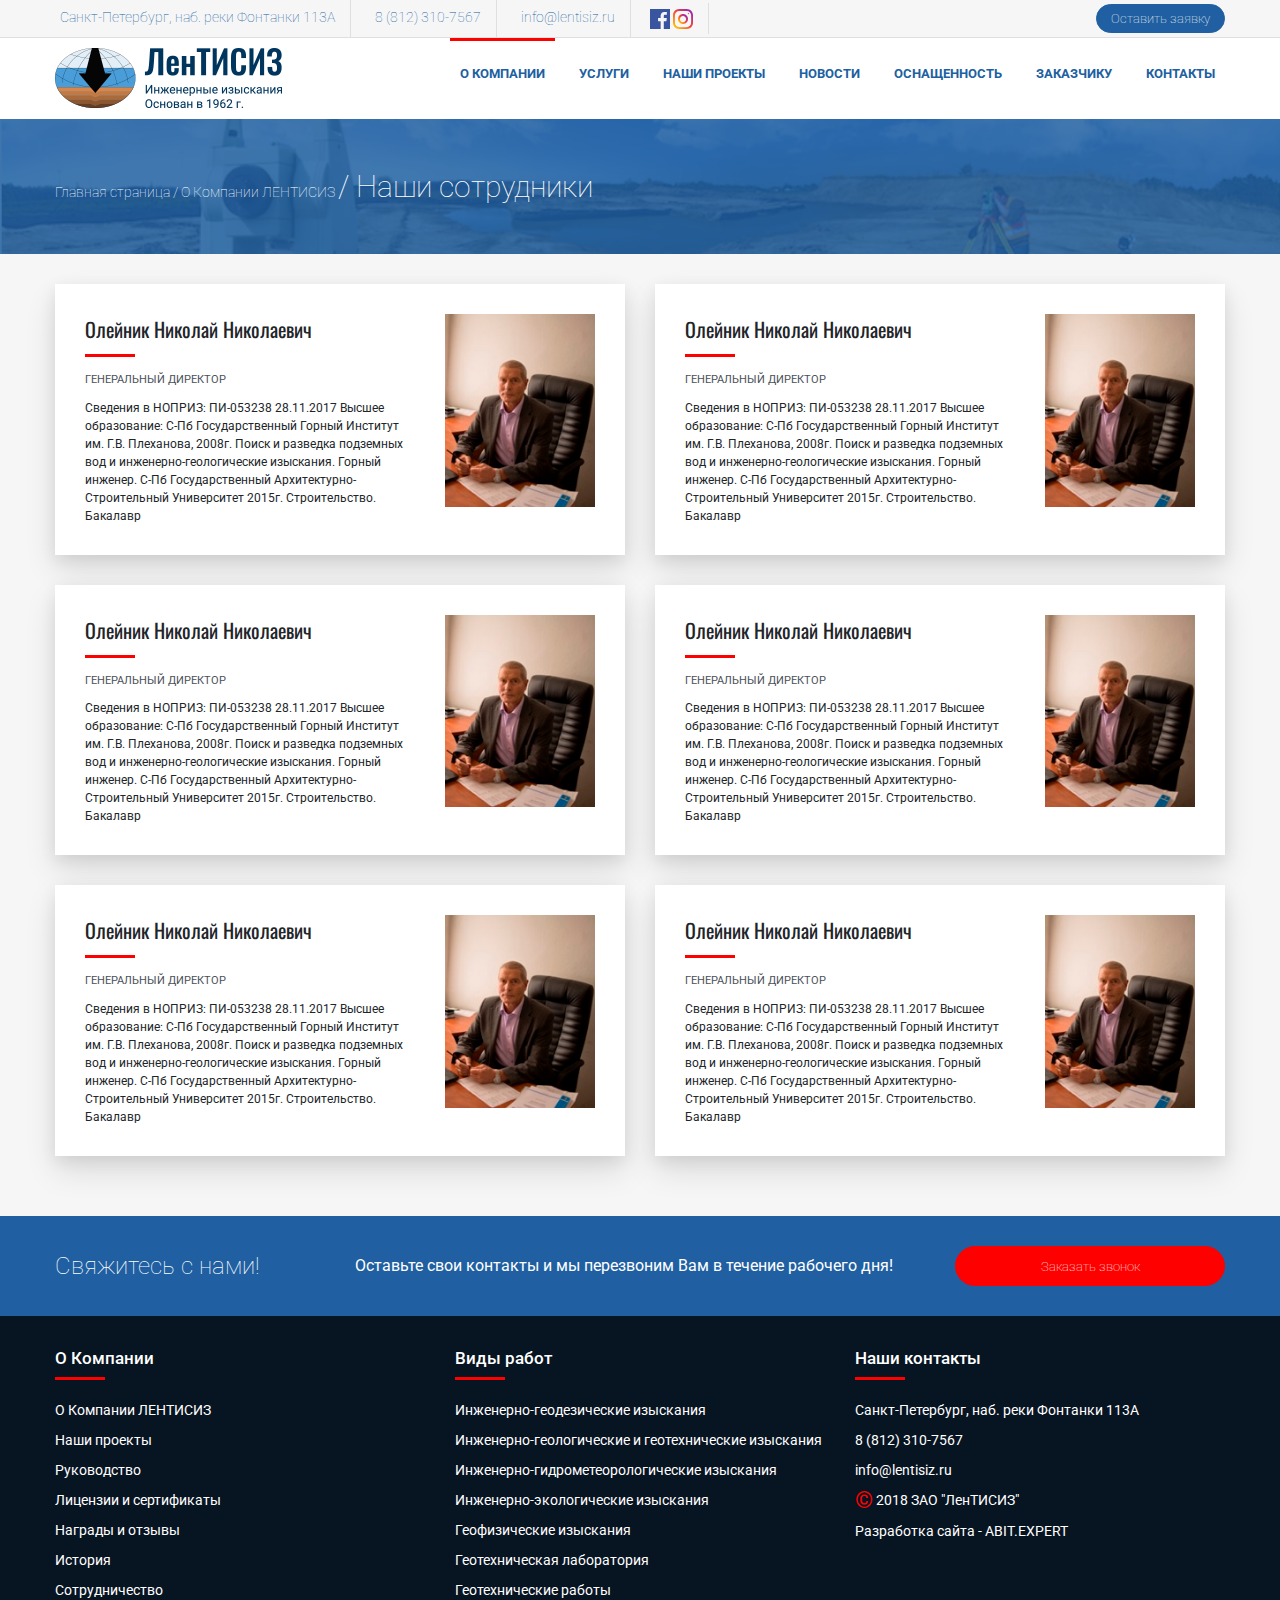
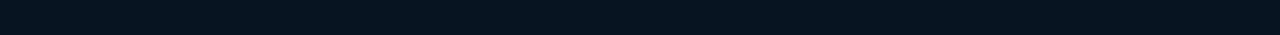
<file: team.html>
<!doctype html>
<html>
<head>
	<meta charset="utf-8">
	<!--[if IE]><meta http-equiv='X-UA-Compatible' content='IE=edge,chrome=1'><![endif]-->
	<title></title>
	<meta name="description" content="">
	<meta name="author" content="">
	<meta name="viewport" content="width=device-width,initial-scale=1">
	<link rel="apple-touch-icon" sizes="180x180" href="apple-touch-icon.png">
	<link rel="icon" type="image/png" sizes="32x32" href="favicon-32x32.png">
	<link rel="icon" type="image/png" sizes="16x16" href="favicon-16x16.png">
	<link rel="manifest" href="manifest.json">
	<link rel="mask-icon" href="safari-pinned-tab.svg" color="#262626">
	<meta name="theme-color" content="#ffffff">

	<link rel="stylesheet" href="assets/css/screen-kit.css">
	<link rel="stylesheet" href="https://cdn.materialdesignicons.com/3.0.39/css/materialdesignicons.min.css">
	<link href="https://fonts.googleapis.com/css?family=Oswald:300,400,500" rel="stylesheet">
	<link href="https://fonts.googleapis.com/css?family=Roboto:300,400,500,700" rel="stylesheet">
	<!--[if lt IE 9]>
      <script src="https://oss.maxcdn.com/html5shiv/3.7.2/html5shiv.min.js"></script>
      <script src="https://oss.maxcdn.com/respond/1.4.2/respond.min.js"></script>
    <![endif]-->

</head>

<body>
	
	<!-- page wrap -->
	<div class="page-wrap">
		<!-- header -->
		<header class="header">
			<div class="header_mobile">
				<div class="container">
					<a href="index.html" class="logo"></a>
					<div class="hamburger hamburger--slider js-hamburger">
						<div class="hamburger-box">
							<div class="hamburger-inner"></div>
						</div>
					</div>
				</div>
			</div>

			<div class="header_mobile--wrap">
				<div class="header_mobile--wrapper">
					<div class="header_top">
						<div class="container" itemscope="" itemtype="http://schema.org/Organization">
							<div class="row align-items-center">
								<div class="col-12 col-md-10">
									<p class="header_top--address" itemprop="address" itemscope="" itemtype="http://schema.org/PostalAddress">
										<a href="#"><i class="mdi mdi-map-marker"></i> <span itemprop="addressLocality">Санкт-Петербург</span>, <span itemprop="streetAddress">наб. реки Фонтанки 113А</span></a>
									</p>
									<p class="header_top--phone" itemprop="telephone">
										<a href="tel:8(812)310-7567"><i class="mdi mdi-phone-classic"></i> 8 (812) 310-7567</a>	
									</p>
									<p class="header_top--mail" itemprop="email">
										<a href="mailto:info@lentisiz.ru"><i class="mdi mdi-email-outline"></i> info@lentisiz.ru</a>
									</p>
									<p>
										<a href=""><img src="assets/img/facebook.svg" alt=""></a>
										<a href=""><img src="assets/img/instagram.svg" alt=""></a>
									</p>
								</div>
								
								<div class="col-12 col-md-2 text-left text-md-right">
									<button class="btn btn-primary btn-md" data-toggle="modal" data-target="#msg">Оставить заявку</button>
								</div>
							</div>
						</div>
					</div>
					<div class="container">
						<div class="row align-items-center">
							<div class="col-12 col-lg-3">
								<a href="" class="logo"></a>
							</div>
							<div class="col-12 col-lg-9">
								<ul class="navigation">
									<li class="navigation_item navigation_item--sub active">
										<a href="about.html">О Компании</a>
										<div class="mobile_sub--link"><i class="mdi mdi-chevron-down"></i></div>
										<ul class="navigation_sub">
											<li class="navigation_sub--item"><a href="team.html">Наши сотрудники</a></li>
											<li class="navigation_sub--item"><a href="cert.html">Лицензии и сертификаты</a></li>
											<li class="navigation_sub--item"><a href="history.html">История</a></li>
											<li class="navigation_sub--item"><a href="vacancy.html">Вакансии</a></li>
											<li class="navigation_sub--item"><a href="cooperation.html">Сотрудничество</a></li>
											<li class="navigation_sub--item"><a href="awards_and_reviews.html">Награды и отзывы</a></li>
										</ul>
									</li>
									<li class="navigation_item navigation_item--sub">
										<a href="services.html">Услуги</a>
										<div class="mobile_sub--link"><i class="mdi mdi-chevron-down"></i></div>
										<ul class="navigation_sub">
											<li class="navigation_sub--item"><a href="services_item.html">Инженерно-геодезические изыскания</a></li>
											<li class="navigation_sub--item"><a href="services_item.html">Инженерно-геологические и геотехнические изыскания</a></li>
											<li class="navigation_sub--item"><a href="services_item.html">Инженерно-гидрометеорологические изыскания</a></li>
											<li class="navigation_sub--item"><a href="services_item.html">Инженерно-экологические изыскания</a></li>
											<li class="navigation_sub--item"><a href="services_item.html">Геофизические изыскания</a></li>
											<li class="navigation_sub--item"><a href="services_item.html">Геотехническая лаборатория</a></li>
											<li class="navigation_sub--item"><a href="services_item.html">Геотехнические работы</a></li>
										</ul>
									</li>
									<li class="navigation_item"><a href="projects.html">Наши проекты</a></li>
									<li class="navigation_item"><a href="news.html">Новости</a></li>
									<li class="navigation_item"><a href="equipment.html">Оснащенность</a></li>
									<li class="navigation_item"><a href="customer.html">Заказчику</a></li>
									<li class="navigation_item"><a href="contants.html">Контакты</a></li>
								</ul>
							</div>
						</div>
					</div>
				</div>
			</div>
		</header>
		<!-- header end -->
		
		<!-- content -->
		<div class="content">
			
			<!-- page title -->
			<div class="page_title">
				<div class="container">
					<p id="breadcrumbs">
						<span>
							<span>
								<a href="https://lentisiz.ru/">Главная страница</a> / 
								<span>
									<a href="https://lentisiz.ru/o-kompanii-lentisiz/">О Компании ЛЕНТИСИЗ</a>
									<span class="breadcrumb_last">/ Наши сотрудники</span>
								</span>
							</span>
						</span>
					</p>
				</div>
			</div>
			<!-- page title end -->


			<!-- team -->
			<div class="team">
				
				<div class="team_list">
					<div class="container">
						<div class="row">
							<div class="col-12 col-lg-6">
								<div class="team_item">
									<div class="team_item--wrap">
										<div class="row">
											<div class="col-12 col-md-4 order-md-8">
												<div class="team_item--img"><img src="assets/img/team_img.jpg" alt=""></div>
											</div>
											<div class="col-12 col-md-8">
												<div class="title">Олейник Николай Николаевич</div>
												<div class="team_item--status">Генеральный директор</div>
												<div class="team_item--descr">Сведения в НОПРИЗ: ПИ-053238 28.11.2017 Высшее образование: С-Пб Государственный Горный Институт им. Г.В. Плеханова, 2008г. Поиск и разведка подземных вод и инженерно-геологические изыскания. Горный инженер. С-Пб Государственный Архитектурно-Строительный Университет 2015г. Строительство. Бакалавр</div>
											</div>
										</div>
									</div>
								</div>
							</div>
							<div class="col-12 col-lg-6">
								<div class="team_item">
									<div class="team_item--wrap">
										<div class="row">
											<div class="col-12 col-md-4 order-md-8">
												<div class="team_item--img"><img src="assets/img/team_img.jpg" alt=""></div>
											</div>
											<div class="col-12 col-md-8">
												<div class="title">Олейник Николай Николаевич</div>
												<div class="team_item--status">Генеральный директор</div>
												<div class="team_item--descr">Сведения в НОПРИЗ: ПИ-053238 28.11.2017 Высшее образование: С-Пб Государственный Горный Институт им. Г.В. Плеханова, 2008г. Поиск и разведка подземных вод и инженерно-геологические изыскания. Горный инженер. С-Пб Государственный Архитектурно-Строительный Университет 2015г. Строительство. Бакалавр</div>
											</div>
										</div>
									</div>
								</div>
							</div>
							<div class="col-12 col-lg-6">
								<div class="team_item">
									<div class="team_item--wrap">
										<div class="row">
											<div class="col-12 col-md-4 order-md-8">
												<div class="team_item--img"><img src="assets/img/team_img.jpg" alt=""></div>
											</div>
											<div class="col-12 col-md-8">
												<div class="title">Олейник Николай Николаевич</div>
												<div class="team_item--status">Генеральный директор</div>
												<div class="team_item--descr">Сведения в НОПРИЗ: ПИ-053238 28.11.2017 Высшее образование: С-Пб Государственный Горный Институт им. Г.В. Плеханова, 2008г. Поиск и разведка подземных вод и инженерно-геологические изыскания. Горный инженер. С-Пб Государственный Архитектурно-Строительный Университет 2015г. Строительство. Бакалавр</div>
											</div>
										</div>
									</div>
								</div>
							</div>
							<div class="col-12 col-lg-6">
								<div class="team_item">
									<div class="team_item--wrap">
										<div class="row">
											<div class="col-12 col-md-4 order-md-8">
												<div class="team_item--img"><img src="assets/img/team_img.jpg" alt=""></div>
											</div>
											<div class="col-12 col-md-8">
												<div class="title">Олейник Николай Николаевич</div>
												<div class="team_item--status">Генеральный директор</div>
												<div class="team_item--descr">Сведения в НОПРИЗ: ПИ-053238 28.11.2017 Высшее образование: С-Пб Государственный Горный Институт им. Г.В. Плеханова, 2008г. Поиск и разведка подземных вод и инженерно-геологические изыскания. Горный инженер. С-Пб Государственный Архитектурно-Строительный Университет 2015г. Строительство. Бакалавр</div>
											</div>
										</div>
									</div>
								</div>
							</div>
							<div class="col-12 col-lg-6">
								<div class="team_item">
									<div class="team_item--wrap">
										<div class="row">
											<div class="col-12 col-md-4 order-md-8">
												<div class="team_item--img"><img src="assets/img/team_img.jpg" alt=""></div>
											</div>
											<div class="col-12 col-md-8">
												<div class="title">Олейник Николай Николаевич</div>
												<div class="team_item--status">Генеральный директор</div>
												<div class="team_item--descr">Сведения в НОПРИЗ: ПИ-053238 28.11.2017 Высшее образование: С-Пб Государственный Горный Институт им. Г.В. Плеханова, 2008г. Поиск и разведка подземных вод и инженерно-геологические изыскания. Горный инженер. С-Пб Государственный Архитектурно-Строительный Университет 2015г. Строительство. Бакалавр</div>
											</div>
										</div>
									</div>
								</div>
							</div>
							<div class="col-12 col-lg-6">
								<div class="team_item">
									<div class="team_item--wrap">
										<div class="row">
											<div class="col-12 col-md-4 order-md-8">
												<div class="team_item--img"><img src="assets/img/team_img.jpg" alt=""></div>
											</div>
											<div class="col-12 col-md-8">
												<div class="title">Олейник Николай Николаевич</div>
												<div class="team_item--status">Генеральный директор</div>
												<div class="team_item--descr">Сведения в НОПРИЗ: ПИ-053238 28.11.2017 Высшее образование: С-Пб Государственный Горный Институт им. Г.В. Плеханова, 2008г. Поиск и разведка подземных вод и инженерно-геологические изыскания. Горный инженер. С-Пб Государственный Архитектурно-Строительный Университет 2015г. Строительство. Бакалавр</div>
											</div>
										</div>
									</div>
								</div>
							</div>
						</div>
					</div>
				</div>
				
			</div>
			<!-- team end -->

			
		</div>
		<!-- content end -->

		<section class="form_send">
			<div class="container">
				<div class="row align-items-center">
					<div class="col-12 col-md-3">
						<h4 class="form_send--title">Свяжитесь с нами!</h4>
					</div>
					<div class="col-12 col-md-6">
						<p>Оставьте свои контакты и мы перезвоним Вам в течение рабочего дня!</p>
					</div>
					<div class="col-12 col-md-3 text-right"><button class="btn btn-danger btn-block" data-toggle="modal" data-target="#msg">Заказать звонок</button></div>
				</div>
			</div>
		</section>
		
		<!-- footer -->
		<footer class="footer">
			<div class="container">
				<div class="row">
					<div class="col-12 col-md-4">
						<div class="footer_title">О Компании</div>
						<p><a href="">О Компании ЛЕНТИСИЗ</a></p>
						<p><a href="">Наши проекты</a></p>
						<p><a href="">Руководство</a></p>
						<p><a href="">Лицензии и сертификаты</a></p>
						<p><a href="">Награды и отзывы</a></p>
						<p><a href="">История</a></p>
						<p><a href="">Сотрудничество</a></p>
					</div>
					<div class="col-12 col-md-4">
						<div class="footer_title">Виды работ</div>
						<p><a href="">Инженерно-геодезические изыскания</a></p>
						<p><a href="">Инженерно-геологические и геотехнические изыскания</a></p>
						<p><a href="">Инженерно-гидрометеорологические изыскания</a></p>
						<p><a href="">Инженерно-экологические изыскания</a></p>
						<p><a href="">Геофизические изыскания</a></p>
						<p><a href="">Геотехническая лаборатория</a></p>
						<p><a href="">Геотехнические работы</a></p>
					</div>
					<div class="col-12 col-md-4">
						<div class="footer_title">Наши контакты</div>
						<p>
							Санкт-Петербург, наб. реки Фонтанки 113А <br>
							8 (812) 310-7567 <br>
							info@lentisiz.ru
						</p>
						<p class="copyright"><span class="copy">&copy;</span> 2018 ЗАО "ЛенТИСИЗ"</p>
						<p>Разработка сайта - ABIT.EXPERT</p>
					</div>

				</div>
			</div>
		</footer>
		<!-- footer end -->
	</div>
	<!-- page wrap end -->
	
	<div class="modal fade" id="msg" tabindex="-1" role="dialog" aria-hidden="true">
		<div class="modal-dialog" role="document">
			<div class="modal-content">
				<div class="modal-header">
					<h5 class="modal-title">Отправьте нам сообщение и мы оперативно с вами свяжемся</h5>
					<button type="button" class="close" data-dismiss="modal" aria-label="Close"><span aria-hidden="true"><i class="mdi mdi-close"></i></span></button>
				</div>
				<div class="modal-body">
					<div class="form-group">
						<input type="text" class="form-control form-control-radius3 form-control-fillgray" placeholder="Ваше имя">
					</div>
					<div class="form-group">
						<input type="text" class="form-control form-control-radius3 form-control-fillgray" placeholder="Ваш телефон">
					</div>
					<div class="form-group">
						<textarea rows="3" class="form-control form-control-radius3 form-control-fillgray" placeholder="Сообщение"></textarea>
					</div>
				</div>
				<div class="modal-footer">
					<button type="button" class="btn btn-primary">Отправить</button>
				</div>
			</div>
		</div>
	</div>
	

	<script src="assets/js/jquery.3.2.1.min.js"></script>
	<script src="assets/js/popper.min.js"></script>
	<script src="assets/js/bootstrap.min.js"></script>
	<script src="assets/js/slick.min.js"></script>
	<script src="assets/js/featherlight.min.js"></script>
	<script src="assets/js/jquery-ready.js"></script>
	
	



	<!-- Prompt IE 6 users to install Chrome Frame. Remove this if you want to support IE 6.
		chromium.org/developers/how-tos/chrome-frame-getting-started -->
	<!--[if lt IE 7 ]>
		<script src="//ajax.googleapis.com/ajax/libs/chrome-frame/1.0.3/CFInstall.min.js"></script>
		<script>window.attachEvent('onload',function(){CFInstall.check({mode:'overlay'})})</script>
	<![endif]-->
  
</body>
</html>
</file>
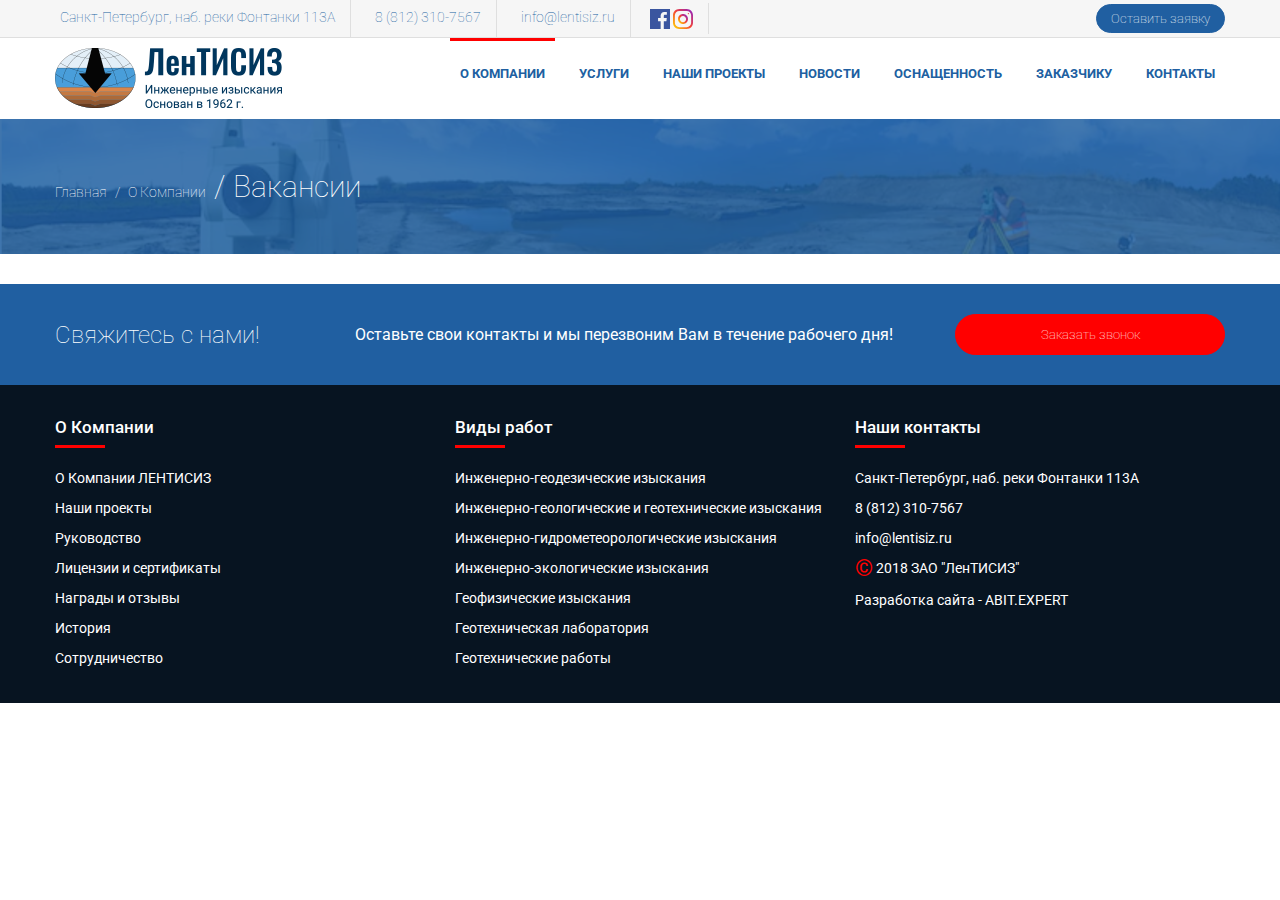
<file: vacancy.html>
<!doctype html>
<html>
<head>
	<meta charset="utf-8">
	<!--[if IE]><meta http-equiv='X-UA-Compatible' content='IE=edge,chrome=1'><![endif]-->
	<title></title>
	<meta name="description" content="">
	<meta name="author" content="">
	<meta name="viewport" content="width=device-width,initial-scale=1">
	<link rel="apple-touch-icon" sizes="180x180" href="apple-touch-icon.png">
	<link rel="icon" type="image/png" sizes="32x32" href="favicon-32x32.png">
	<link rel="icon" type="image/png" sizes="16x16" href="favicon-16x16.png">
	<link rel="manifest" href="manifest.json">
	<link rel="mask-icon" href="safari-pinned-tab.svg" color="#262626">
	<meta name="theme-color" content="#ffffff">

	<link rel="stylesheet" href="assets/css/screen-kit.css">
	<link rel="stylesheet" href="https://cdn.materialdesignicons.com/3.0.39/css/materialdesignicons.min.css">
	<link href="https://fonts.googleapis.com/css?family=Oswald:300,400,500" rel="stylesheet">
	<link href="https://fonts.googleapis.com/css?family=Roboto:300,400,500,700" rel="stylesheet">
	<!--[if lt IE 9]>
      <script src="https://oss.maxcdn.com/html5shiv/3.7.2/html5shiv.min.js"></script>
      <script src="https://oss.maxcdn.com/respond/1.4.2/respond.min.js"></script>
    <![endif]-->

</head>

<body>
	
	<!-- page wrap -->
	<div class="page-wrap">
		<!-- header -->
		<header class="header">
			<div class="header_mobile">
				<div class="container">
					<a href="index.html" class="logo"></a>
					<div class="hamburger hamburger--slider js-hamburger">
						<div class="hamburger-box">
							<div class="hamburger-inner"></div>
						</div>
					</div>
				</div>
			</div>

			<div class="header_mobile--wrap">
				<div class="header_mobile--wrapper">
					<div class="header_top">
						<div class="container" itemscope="" itemtype="http://schema.org/Organization">
							<div class="row align-items-center">
								<div class="col-12 col-md-10">
									<p class="header_top--address" itemprop="address" itemscope="" itemtype="http://schema.org/PostalAddress">
										<a href="#"><i class="mdi mdi-map-marker"></i> <span itemprop="addressLocality">Санкт-Петербург</span>, <span itemprop="streetAddress">наб. реки Фонтанки 113А</span></a>
									</p>
									<p class="header_top--phone" itemprop="telephone">
										<a href="tel:8(812)310-7567"><i class="mdi mdi-phone-classic"></i> 8 (812) 310-7567</a>	
									</p>
									<p class="header_top--mail" itemprop="email">
										<a href="mailto:info@lentisiz.ru"><i class="mdi mdi-email-outline"></i> info@lentisiz.ru</a>
									</p>
									<p>
										<a href=""><img src="assets/img/facebook.svg" alt=""></a>
										<a href=""><img src="assets/img/instagram.svg" alt=""></a>
									</p>
								</div>
								
								<div class="col-12 col-md-2 text-left text-md-right">
									<button class="btn btn-primary btn-md" data-toggle="modal" data-target="#msg">Оставить заявку</button>
								</div>
							</div>
						</div>
					</div>
					<div class="container">
						<div class="row align-items-center">
							<div class="col-12 col-lg-3">
								<a href="" class="logo"></a>
							</div>
							<div class="col-12 col-lg-9">
								<ul class="navigation">
									<li class="navigation_item navigation_item--sub active">
										<a href="about.html">О Компании</a>
										<div class="mobile_sub--link"><i class="mdi mdi-chevron-down"></i></div>
										<ul class="navigation_sub">
											<li class="navigation_sub--item"><a href="team.html">Наши сотрудники</a></li>
											<li class="navigation_sub--item"><a href="cert.html">Лицензии и сертификаты</a></li>
											<li class="navigation_sub--item"><a href="history.html">История</a></li>
											<li class="navigation_sub--item"><a href="vacancy.html">Вакансии</a></li>
											<li class="navigation_sub--item"><a href="cooperation.html">Сотрудничество</a></li>
											<li class="navigation_sub--item"><a href="awards_and_reviews.html">Награды и отзывы</a></li>
										</ul>
									</li>
									<li class="navigation_item navigation_item--sub">
										<a href="services.html">Услуги</a>
										<div class="mobile_sub--link"><i class="mdi mdi-chevron-down"></i></div>
										<ul class="navigation_sub">
											<li class="navigation_sub--item"><a href="services_item.html">Инженерно-геодезические изыскания</a></li>
											<li class="navigation_sub--item"><a href="services_item.html">Инженерно-геологические и геотехнические изыскания</a></li>
											<li class="navigation_sub--item"><a href="services_item.html">Инженерно-гидрометеорологические изыскания</a></li>
											<li class="navigation_sub--item"><a href="services_item.html">Инженерно-экологические изыскания</a></li>
											<li class="navigation_sub--item"><a href="services_item.html">Геофизические изыскания</a></li>
											<li class="navigation_sub--item"><a href="services_item.html">Геотехническая лаборатория</a></li>
											<li class="navigation_sub--item"><a href="services_item.html">Геотехнические работы</a></li>
										</ul>
									</li>
									<li class="navigation_item"><a href="projects.html">Наши проекты</a></li>
									<li class="navigation_item"><a href="news.html">Новости</a></li>
									<li class="navigation_item"><a href="equipment.html">Оснащенность</a></li>
									<li class="navigation_item"><a href="customer.html">Заказчику</a></li>
									<li class="navigation_item"><a href="contants.html">Контакты</a></li>
								</ul>
							</div>
						</div>
					</div>
				</div>
			</div>
		</header>
		<!-- header end -->
		
		<!-- content -->
		<div class="content">
			
			<!-- page title -->
			<div class="page_title">
				<div class="container">
					<ul class="breadcrumb">
						<li class="breadcrumb-item"><a href="index.html">Главная</a></li>
						<li class="breadcrumb-item"><a href="about.html">О Компании</a></li>
						<li class="breadcrumb-item active">Вакансии</li>
					</ul>
				</div>
			</div>
			<!-- page title end -->

			<!-- vacancy -->
			<div class="vacancy">
				<div class="container">
					
				</div>
			</div>
			<!-- vacancy end -->

			
		</div>
		<!-- content end -->

		<section class="form_send">
			<div class="container">
				<div class="row align-items-center">
					<div class="col-12 col-md-3">
						<h4 class="form_send--title">Свяжитесь с нами!</h4>
					</div>
					<div class="col-12 col-md-6">
						<p>Оставьте свои контакты и мы перезвоним Вам в течение рабочего дня!</p>
					</div>
					<div class="col-12 col-md-3 text-right"><button class="btn btn-danger btn-block" data-toggle="modal" data-target="#msg">Заказать звонок</button></div>
				</div>
			</div>
		</section>
		
		<!-- footer -->
		<footer class="footer">
			<div class="container">
				<div class="row">
					<div class="col-12 col-md-4">
						<div class="footer_title">О Компании</div>
						<p><a href="">О Компании ЛЕНТИСИЗ</a></p>
						<p><a href="">Наши проекты</a></p>
						<p><a href="">Руководство</a></p>
						<p><a href="">Лицензии и сертификаты</a></p>
						<p><a href="">Награды и отзывы</a></p>
						<p><a href="">История</a></p>
						<p><a href="">Сотрудничество</a></p>
					</div>
					<div class="col-12 col-md-4">
						<div class="footer_title">Виды работ</div>
						<p><a href="">Инженерно-геодезические изыскания</a></p>
						<p><a href="">Инженерно-геологические и геотехнические изыскания</a></p>
						<p><a href="">Инженерно-гидрометеорологические изыскания</a></p>
						<p><a href="">Инженерно-экологические изыскания</a></p>
						<p><a href="">Геофизические изыскания</a></p>
						<p><a href="">Геотехническая лаборатория</a></p>
						<p><a href="">Геотехнические работы</a></p>
					</div>
					<div class="col-12 col-md-4">
						<div class="footer_title">Наши контакты</div>
						<p>
							Санкт-Петербург, наб. реки Фонтанки 113А <br>
							8 (812) 310-7567 <br>
							info@lentisiz.ru
						</p>
						<p class="copyright"><span class="copy">&copy;</span> 2018 ЗАО "ЛенТИСИЗ"</p>
						<p>Разработка сайта - ABIT.EXPERT</p>
					</div>

				</div>
			</div>
		</footer>
		<!-- footer end -->
	</div>
	<!-- page wrap end -->
	
	<div class="modal fade" id="msg" tabindex="-1" role="dialog" aria-hidden="true">
		<div class="modal-dialog" role="document">
			<div class="modal-content">
				<div class="modal-header">
					<h5 class="modal-title">Отправьте нам сообщение и мы оперативно с вами свяжемся</h5>
					<button type="button" class="close" data-dismiss="modal" aria-label="Close"><span aria-hidden="true"><i class="mdi mdi-close"></i></span></button>
				</div>
				<div class="modal-body">
					<div class="form-group">
						<input type="text" class="form-control form-control-radius3 form-control-fillgray" placeholder="Ваше имя">
					</div>
					<div class="form-group">
						<input type="text" class="form-control form-control-radius3 form-control-fillgray" placeholder="Ваш телефон">
					</div>
					<div class="form-group">
						<textarea rows="3" class="form-control form-control-radius3 form-control-fillgray" placeholder="Сообщение"></textarea>
					</div>
				</div>
				<div class="modal-footer">
					<button type="button" class="btn btn-primary">Отправить</button>
				</div>
			</div>
		</div>
	</div>
	

	<script src="assets/js/jquery.3.2.1.min.js"></script>
	<script src="assets/js/popper.min.js"></script>
	<script src="assets/js/bootstrap.min.js"></script>
	<script src="assets/js/slick.min.js"></script>
	<script src="assets/js/featherlight.min.js"></script>
	<script src="assets/js/jquery-ready.js"></script>
	
	



	<!-- Prompt IE 6 users to install Chrome Frame. Remove this if you want to support IE 6.
		chromium.org/developers/how-tos/chrome-frame-getting-started -->
	<!--[if lt IE 7 ]>
		<script src="//ajax.googleapis.com/ajax/libs/chrome-frame/1.0.3/CFInstall.min.js"></script>
		<script>window.attachEvent('onload',function(){CFInstall.check({mode:'overlay'})})</script>
	<![endif]-->
  
</body>
</html>
</file>
<file: assets/css/screen-kit.css>
@charset "UTF-8";
@media (max-width: 991px) {
  .page-wrap {
    padding-top: 70px; } }

.bg-gray {
  background: #f6f6f6; }

.bg-gray-gradient {
  background-image: -webkit-linear-gradient(180deg, #f6f6f6 0%, #fff 100%);
  background-image: -o-linear-gradient(180deg, #f6f6f6 0%, #fff 100%);
  background-image: linear-gradient(0deg, #f6f6f6 0%, #fff 100%); }

.card {
  background: #fff;
  box-shadow: 0 15px 30px 0 rgba(0, 0, 0, 0.11), 0 5px 15px 0 rgba(0, 0, 0, 0.08); }
  @media (max-width: 991px) {
    .card {
      margin-bottom: 30px; } }
  .card_with--bg {
    background-size: cover;
    background-repeat: no-repeat;
    background-position: center;
    position: relative;
    overflow: hidden;
    display: block;
    padding-top: 65%; }
    @media (max-width: 991px) {
      .card_with--bg {
        padding-top: 35%; } }
    @media (max-width: 600px) {
      .card_with--bg {
        padding-top: 55%; } }
    .card_with--bg:before {
      background-image: -webkit-linear-gradient(180deg, #f6f6f6 0%, #fff 100%);
      background-image: -o-linear-gradient(180deg, #f6f6f6 0%, #fff 100%);
      background-image: linear-gradient(45deg, #205FA1 0%, #3685d7 100%);
      content: '';
      position: absolute;
      left: 0;
      top: 0;
      right: 0;
      bottom: 0;
      opacity: .65; }
    .card_with--bg .card-title {
      position: absolute;
      color: #fff;
      font-size: 24px;
      font-weight: 100;
      left: 30px;
      right: 15px;
      bottom: 30px;
      line-height: 1.4; }
      .card_with--bg .card-title:after {
        background: #FF0000;
        content: '';
        display: block;
        width: 50px;
        height: 3px;
        margin: 15px 0 0; }

section {
  padding: 30px 0;
  margin: 30px 0; }
  @media (max-width: 991px) {
    section {
      padding: 10px 0;
      margin: 10px 0; } }

.form_send {
  background: #205FA1;
  color: #fff;
  margin: 30px 0 0; }
  .form_send--title {
    font-weight: 100;
    margin: 0; }
  .form_send p {
    font-size: 16px;
    margin: 0; }

.page_title {
  background-image: url(../img/slider_img1.png);
  background-repeat: no-repeat;
  background-position: center 19%;
  background-size: cover;
  padding: 15px 0;
  margin: 10px 0 30px;
  position: relative; }
  .page_title:before {
    background: #205FA1;
    content: '';
    position: absolute;
    left: 0;
    top: 0;
    right: 0;
    bottom: 0;
    opacity: .85; }

.share {
  margin: 30px 0; }
  .share_title {
    font-size: 16px;
    text-transform: uppercase;
    margin: 0; }
  .share_link {
    border: 1px solid #205FA1;
    width: 30px;
    height: 30px;
    display: inline-block;
    text-align: center;
    line-height: 30px;
    font-size: 20px;
    color: #205FA1; }
    .share_link:hover {
      background: #205FA1;
      color: #fff; }

*,
*::before,
*::after {
  box-sizing: border-box; }

html {
  font-family: sans-serif;
  line-height: 1.15;
  -webkit-text-size-adjust: 100%;
  -ms-text-size-adjust: 100%;
  -ms-overflow-style: scrollbar;
  -webkit-tap-highlight-color: rgba(0, 0, 0, 0); }

@-ms-viewport {
  width: device-width; }
article, aside, figcaption, figure, footer, header, hgroup, main, nav, section {
  display: block; }

body {
  margin: 0;
  font-family: "Roboto", sans-serif;
  font-size: 1rem;
  font-weight: 400;
  line-height: 1.5;
  color: #212529;
  text-align: left;
  background-color: #fff; }

[tabindex="-1"]:focus {
  outline: 0 !important; }

hr {
  box-sizing: content-box;
  height: 0;
  overflow: visible; }

h1, h2, h3, h4, h5, h6 {
  margin-top: 0; }

p {
  margin-top: 0; }

abbr[title],
abbr[data-original-title] {
  text-decoration: underline;
  text-decoration: underline dotted;
  cursor: help;
  border-bottom: 0; }

address {
  margin-bottom: 1rem;
  font-style: normal;
  line-height: inherit; }

ol,
ul,
dl {
  margin-top: 0;
  margin-bottom: 1rem; }

ol ol,
ul ul,
ol ul,
ul ol {
  margin-bottom: 0; }

dd {
  margin-bottom: .5rem;
  margin-left: 0; }

blockquote {
  margin: 0 0 1rem; }

dfn {
  font-style: italic; }

b,
strong {
  font-weight: bolder; }

small {
  font-size: 80%; }

sub,
sup {
  position: relative;
  font-size: 75%;
  line-height: 0;
  vertical-align: baseline; }

sub {
  bottom: -.25em; }

sup {
  top: -.5em; }

a {
  color: #205FA1;
  text-decoration: none;
  background-color: transparent;
  -webkit-text-decoration-skip: objects; }
  a:hover {
    color: #FF0000;
    text-decoration: none; }

a:not([href]):not([tabindex]) {
  color: inherit;
  text-decoration: none; }
  a:not([href]):not([tabindex]):hover, a:not([href]):not([tabindex]):focus {
    color: inherit;
    text-decoration: none; }
  a:not([href]):not([tabindex]):focus {
    outline: 0; }

pre,
code,
kbd,
samp {
  font-family: SFMono-Regular, Menlo, Monaco, Consolas, "Liberation Mono", "Courier New", monospace;
  font-size: 1em; }

pre {
  margin-top: 0;
  margin-bottom: 1rem;
  overflow: auto;
  -ms-overflow-style: scrollbar; }

figure {
  margin: 0 0 1rem; }

img {
  vertical-align: middle;
  border-style: none; }

svg {
  overflow: hidden;
  vertical-align: middle; }

table {
  border-collapse: collapse; }

th {
  text-align: inherit; }

label {
  display: inline-block; }

button {
  border-radius: 0; }

button:focus {
  outline: 0; }

input,
button,
select,
optgroup,
textarea {
  margin: 0;
  font-family: inherit;
  font-size: inherit;
  line-height: inherit; }

button,
input {
  overflow: visible; }

button,
select {
  text-transform: none; }

button,
html [type="button"],
[type="reset"],
[type="submit"] {
  -webkit-appearance: button; }

button::-moz-focus-inner,
[type="button"]::-moz-focus-inner,
[type="reset"]::-moz-focus-inner,
[type="submit"]::-moz-focus-inner {
  padding: 0;
  border-style: none; }

input[type="radio"],
input[type="checkbox"] {
  box-sizing: border-box;
  padding: 0; }

input[type="date"],
input[type="time"],
input[type="datetime-local"],
input[type="month"] {
  -webkit-appearance: listbox; }

textarea {
  overflow: auto;
  resize: vertical; }

fieldset {
  min-width: 0;
  padding: 0;
  margin: 0;
  border: 0; }

legend {
  display: block;
  width: 100%;
  max-width: 100%;
  padding: 0;
  margin-bottom: .5rem;
  font-size: 1.5rem;
  line-height: inherit;
  color: inherit;
  white-space: normal; }

progress {
  vertical-align: baseline; }

[type="number"]::-webkit-inner-spin-button,
[type="number"]::-webkit-outer-spin-button {
  height: auto; }

[type="search"] {
  outline-offset: -2px;
  -webkit-appearance: none; }

[type="search"]::-webkit-search-cancel-button,
[type="search"]::-webkit-search-decoration {
  -webkit-appearance: none; }

::-webkit-file-upload-button {
  font: inherit;
  -webkit-appearance: button; }

output {
  display: inline-block; }

summary {
  display: list-item;
  cursor: pointer; }

template {
  display: none; }

[hidden] {
  display: none !important; }

h1, .h1 {
  font-size: 1.9rem;
  font-weight: 400; }

h2, .h2 {
  font-size: 1.7rem; }

h3, .h3 {
  font-size: 1.6rem; }

h4, .h4 {
  font-size: 1.5rem; }

h5, .h5 {
  font-size: 1.25rem; }

h6, .h6 {
  font-size: 1rem; }

p {
  font-size: 0.9rem; }

.title {
  font-family: "Oswald", sans-serif;
  font-size: 30px;
  font-weight: 400;
  margin: 0 0 30px; }
  .title:after {
    background: #FF0000;
    content: '';
    width: 50px;
    height: 3px;
    display: block;
    margin: .5em 0; }

.title-red {
  font-size: 20px;
  color: #FF0000;
  font-weight: 700;
  margin-bottom: 25px; }

.wysiwyg p {
  font-size: .937rem;
  margin-bottom: 1rem;
  position: relative; }
  .text-page .wysiwyg p:first-child:before {
    background: #FF0000;
    content: '';
    width: 40px;
    height: 3px;
    border-radius: 3px;
    position: absolute;
    left: -100px;
    top: 6px; }
.wysiwyg img {
  max-width: 100%; }
.wysiwyg h2 {
  font-family: "Oswald", sans-serif;
  font-size: 1.9rem;
  position: relative;
  margin-bottom: 1rem; }
  .text-page .wysiwyg h2:before {
    background: #FF0000;
    content: '';
    width: 40px;
    height: 3px;
    border-radius: 3px;
    position: absolute;
    left: -100px;
    top: 22px; }
.wysiwyg h3 {
  font-family: "Oswald", sans-serif;
  font-weight: 400;
  position: relative;
  margin-bottom: 1rem; }
  .text-page .wysiwyg h3:before {
    background: #FF0000;
    content: '';
    width: 40px;
    height: 3px;
    border-radius: 3px;
    position: absolute;
    left: -100px;
    top: 18px; }
.wysiwyg h4 {
  font-family: "Oswald", sans-serif;
  font-weight: 400;
  position: relative;
  margin-bottom: 1rem;
  font-size: 1.25rem; }
  .text-page .wysiwyg h4:before {
    background: #FF0000;
    content: '';
    width: 40px;
    height: 3px;
    border-radius: 3px;
    position: absolute;
    left: -100px;
    top: 14px; }
.wysiwyg h5 {
  font-family: "Oswald", sans-serif;
  font-weight: 400;
  font-size: 1.1rem;
  margin-bottom: 1rem; }
.wysiwyg ol {
  list-style-position: outside;
  margin: 0;
  padding: 0 0 0 20px; }
  .wysiwyg ol li {
    font-size: .937rem;
    margin-bottom: 1rem;
    padding-left: 10px; }
.wysiwyg ul {
  list-style-position: outside;
  margin: 0;
  padding: 0 0 0 20px; }
  .wysiwyg ul li {
    font-size: .937rem;
    margin-bottom: 1rem;
    padding-left: 10px; }
.wysiwyg hr {
  background: #FF0000;
  border: 0;
  width: 70px;
  margin: 60px auto;
  height: 3px; }

.text-danger {
  color: #FF0000 !important; }

.flex-row {
  flex-direction: row !important; }

.flex-column {
  flex-direction: column !important; }

.flex-row-reverse {
  flex-direction: row-reverse !important; }

.flex-column-reverse {
  flex-direction: column-reverse !important; }

.flex-wrap {
  flex-wrap: wrap !important; }

.flex-nowrap {
  flex-wrap: nowrap !important; }

.flex-wrap-reverse {
  flex-wrap: wrap-reverse !important; }

.flex-fill {
  flex: 1 1 auto !important; }

.flex-grow-0 {
  flex-grow: 0 !important; }

.flex-grow-1 {
  flex-grow: 1 !important; }

.flex-shrink-0 {
  flex-shrink: 0 !important; }

.flex-shrink-1 {
  flex-shrink: 1 !important; }

.justify-content-start {
  justify-content: flex-start !important; }

.justify-content-end {
  justify-content: flex-end !important; }

.justify-content-center {
  justify-content: center !important; }

.justify-content-between {
  justify-content: space-between !important; }

.justify-content-around {
  justify-content: space-around !important; }

.align-items-start {
  align-items: flex-start !important; }

.align-items-end {
  align-items: flex-end !important; }

.align-items-center {
  align-items: center !important; }

.align-items-baseline {
  align-items: baseline !important; }

.align-items-stretch {
  align-items: stretch !important; }

.align-content-start {
  align-content: flex-start !important; }

.align-content-end {
  align-content: flex-end !important; }

.align-content-center {
  align-content: center !important; }

.align-content-between {
  align-content: space-between !important; }

.align-content-around {
  align-content: space-around !important; }

.align-content-stretch {
  align-content: stretch !important; }

.align-self-auto {
  align-self: auto !important; }

.align-self-start {
  align-self: flex-start !important; }

.align-self-end {
  align-self: flex-end !important; }

.align-self-center {
  align-self: center !important; }

.align-self-baseline {
  align-self: baseline !important; }

.align-self-stretch {
  align-self: stretch !important; }

@media (min-width: 576px) {
  .flex-sm-row {
    flex-direction: row !important; }

  .flex-sm-column {
    flex-direction: column !important; }

  .flex-sm-row-reverse {
    flex-direction: row-reverse !important; }

  .flex-sm-column-reverse {
    flex-direction: column-reverse !important; }

  .flex-sm-wrap {
    flex-wrap: wrap !important; }

  .flex-sm-nowrap {
    flex-wrap: nowrap !important; }

  .flex-sm-wrap-reverse {
    flex-wrap: wrap-reverse !important; }

  .flex-sm-fill {
    flex: 1 1 auto !important; }

  .flex-sm-grow-0 {
    flex-grow: 0 !important; }

  .flex-sm-grow-1 {
    flex-grow: 1 !important; }

  .flex-sm-shrink-0 {
    flex-shrink: 0 !important; }

  .flex-sm-shrink-1 {
    flex-shrink: 1 !important; }

  .justify-content-sm-start {
    justify-content: flex-start !important; }

  .justify-content-sm-end {
    justify-content: flex-end !important; }

  .justify-content-sm-center {
    justify-content: center !important; }

  .justify-content-sm-between {
    justify-content: space-between !important; }

  .justify-content-sm-around {
    justify-content: space-around !important; }

  .align-items-sm-start {
    align-items: flex-start !important; }

  .align-items-sm-end {
    align-items: flex-end !important; }

  .align-items-sm-center {
    align-items: center !important; }

  .align-items-sm-baseline {
    align-items: baseline !important; }

  .align-items-sm-stretch {
    align-items: stretch !important; }

  .align-content-sm-start {
    align-content: flex-start !important; }

  .align-content-sm-end {
    align-content: flex-end !important; }

  .align-content-sm-center {
    align-content: center !important; }

  .align-content-sm-between {
    align-content: space-between !important; }

  .align-content-sm-around {
    align-content: space-around !important; }

  .align-content-sm-stretch {
    align-content: stretch !important; }

  .align-self-sm-auto {
    align-self: auto !important; }

  .align-self-sm-start {
    align-self: flex-start !important; }

  .align-self-sm-end {
    align-self: flex-end !important; }

  .align-self-sm-center {
    align-self: center !important; }

  .align-self-sm-baseline {
    align-self: baseline !important; }

  .align-self-sm-stretch {
    align-self: stretch !important; } }
@media (min-width: 768px) {
  .flex-md-row {
    flex-direction: row !important; }

  .flex-md-column {
    flex-direction: column !important; }

  .flex-md-row-reverse {
    flex-direction: row-reverse !important; }

  .flex-md-column-reverse {
    flex-direction: column-reverse !important; }

  .flex-md-wrap {
    flex-wrap: wrap !important; }

  .flex-md-nowrap {
    flex-wrap: nowrap !important; }

  .flex-md-wrap-reverse {
    flex-wrap: wrap-reverse !important; }

  .flex-md-fill {
    flex: 1 1 auto !important; }

  .flex-md-grow-0 {
    flex-grow: 0 !important; }

  .flex-md-grow-1 {
    flex-grow: 1 !important; }

  .flex-md-shrink-0 {
    flex-shrink: 0 !important; }

  .flex-md-shrink-1 {
    flex-shrink: 1 !important; }

  .justify-content-md-start {
    justify-content: flex-start !important; }

  .justify-content-md-end {
    justify-content: flex-end !important; }

  .justify-content-md-center {
    justify-content: center !important; }

  .justify-content-md-between {
    justify-content: space-between !important; }

  .justify-content-md-around {
    justify-content: space-around !important; }

  .align-items-md-start {
    align-items: flex-start !important; }

  .align-items-md-end {
    align-items: flex-end !important; }

  .align-items-md-center {
    align-items: center !important; }

  .align-items-md-baseline {
    align-items: baseline !important; }

  .align-items-md-stretch {
    align-items: stretch !important; }

  .align-content-md-start {
    align-content: flex-start !important; }

  .align-content-md-end {
    align-content: flex-end !important; }

  .align-content-md-center {
    align-content: center !important; }

  .align-content-md-between {
    align-content: space-between !important; }

  .align-content-md-around {
    align-content: space-around !important; }

  .align-content-md-stretch {
    align-content: stretch !important; }

  .align-self-md-auto {
    align-self: auto !important; }

  .align-self-md-start {
    align-self: flex-start !important; }

  .align-self-md-end {
    align-self: flex-end !important; }

  .align-self-md-center {
    align-self: center !important; }

  .align-self-md-baseline {
    align-self: baseline !important; }

  .align-self-md-stretch {
    align-self: stretch !important; } }
@media (min-width: 992px) {
  .flex-lg-row {
    flex-direction: row !important; }

  .flex-lg-column {
    flex-direction: column !important; }

  .flex-lg-row-reverse {
    flex-direction: row-reverse !important; }

  .flex-lg-column-reverse {
    flex-direction: column-reverse !important; }

  .flex-lg-wrap {
    flex-wrap: wrap !important; }

  .flex-lg-nowrap {
    flex-wrap: nowrap !important; }

  .flex-lg-wrap-reverse {
    flex-wrap: wrap-reverse !important; }

  .flex-lg-fill {
    flex: 1 1 auto !important; }

  .flex-lg-grow-0 {
    flex-grow: 0 !important; }

  .flex-lg-grow-1 {
    flex-grow: 1 !important; }

  .flex-lg-shrink-0 {
    flex-shrink: 0 !important; }

  .flex-lg-shrink-1 {
    flex-shrink: 1 !important; }

  .justify-content-lg-start {
    justify-content: flex-start !important; }

  .justify-content-lg-end {
    justify-content: flex-end !important; }

  .justify-content-lg-center {
    justify-content: center !important; }

  .justify-content-lg-between {
    justify-content: space-between !important; }

  .justify-content-lg-around {
    justify-content: space-around !important; }

  .align-items-lg-start {
    align-items: flex-start !important; }

  .align-items-lg-end {
    align-items: flex-end !important; }

  .align-items-lg-center {
    align-items: center !important; }

  .align-items-lg-baseline {
    align-items: baseline !important; }

  .align-items-lg-stretch {
    align-items: stretch !important; }

  .align-content-lg-start {
    align-content: flex-start !important; }

  .align-content-lg-end {
    align-content: flex-end !important; }

  .align-content-lg-center {
    align-content: center !important; }

  .align-content-lg-between {
    align-content: space-between !important; }

  .align-content-lg-around {
    align-content: space-around !important; }

  .align-content-lg-stretch {
    align-content: stretch !important; }

  .align-self-lg-auto {
    align-self: auto !important; }

  .align-self-lg-start {
    align-self: flex-start !important; }

  .align-self-lg-end {
    align-self: flex-end !important; }

  .align-self-lg-center {
    align-self: center !important; }

  .align-self-lg-baseline {
    align-self: baseline !important; }

  .align-self-lg-stretch {
    align-self: stretch !important; } }
@media (min-width: 1200px) {
  .flex-xl-row {
    flex-direction: row !important; }

  .flex-xl-column {
    flex-direction: column !important; }

  .flex-xl-row-reverse {
    flex-direction: row-reverse !important; }

  .flex-xl-column-reverse {
    flex-direction: column-reverse !important; }

  .flex-xl-wrap {
    flex-wrap: wrap !important; }

  .flex-xl-nowrap {
    flex-wrap: nowrap !important; }

  .flex-xl-wrap-reverse {
    flex-wrap: wrap-reverse !important; }

  .flex-xl-fill {
    flex: 1 1 auto !important; }

  .flex-xl-grow-0 {
    flex-grow: 0 !important; }

  .flex-xl-grow-1 {
    flex-grow: 1 !important; }

  .flex-xl-shrink-0 {
    flex-shrink: 0 !important; }

  .flex-xl-shrink-1 {
    flex-shrink: 1 !important; }

  .justify-content-xl-start {
    justify-content: flex-start !important; }

  .justify-content-xl-end {
    justify-content: flex-end !important; }

  .justify-content-xl-center {
    justify-content: center !important; }

  .justify-content-xl-between {
    justify-content: space-between !important; }

  .justify-content-xl-around {
    justify-content: space-around !important; }

  .align-items-xl-start {
    align-items: flex-start !important; }

  .align-items-xl-end {
    align-items: flex-end !important; }

  .align-items-xl-center {
    align-items: center !important; }

  .align-items-xl-baseline {
    align-items: baseline !important; }

  .align-items-xl-stretch {
    align-items: stretch !important; }

  .align-content-xl-start {
    align-content: flex-start !important; }

  .align-content-xl-end {
    align-content: flex-end !important; }

  .align-content-xl-center {
    align-content: center !important; }

  .align-content-xl-between {
    align-content: space-between !important; }

  .align-content-xl-around {
    align-content: space-around !important; }

  .align-content-xl-stretch {
    align-content: stretch !important; }

  .align-self-xl-auto {
    align-self: auto !important; }

  .align-self-xl-start {
    align-self: flex-start !important; }

  .align-self-xl-end {
    align-self: flex-end !important; }

  .align-self-xl-center {
    align-self: center !important; }

  .align-self-xl-baseline {
    align-self: baseline !important; }

  .align-self-xl-stretch {
    align-self: stretch !important; } }
.container {
  width: 100%;
  padding-right: 15px;
  padding-left: 15px;
  margin-right: auto;
  margin-left: auto; }
  @media (min-width: 576px) {
    .container {
      max-width: 1000px; } }
  @media (min-width: 768px) {
    .container {
      max-width: 1000px; } }
  @media (min-width: 992px) {
    .container {
      max-width: 1000px; } }
  @media (min-width: 1200px) {
    .container {
      max-width: 1200px; } }

.container-fluid {
  width: 100%;
  padding-right: 15px;
  padding-left: 15px;
  margin-right: auto;
  margin-left: auto; }

.row {
  display: flex;
  flex-wrap: wrap;
  margin-right: -15px;
  margin-left: -15px; }

.no-gutters {
  margin-right: 0;
  margin-left: 0; }
  .no-gutters > .col,
  .no-gutters > [class*="col-"] {
    padding-right: 0;
    padding-left: 0; }

.col-1, .col-2, .col-3, .col-4, .col-5, .col-6, .col-7, .col-8, .col-9, .col-10, .col-11, .col-12, .col,
.col-auto, .col-sm-1, .col-sm-2, .col-sm-3, .col-sm-4, .col-sm-5, .col-sm-6, .col-sm-7, .col-sm-8, .col-sm-9, .col-sm-10, .col-sm-11, .col-sm-12, .col-sm,
.col-sm-auto, .col-md-1, .col-md-2, .col-md-3, .col-md-4, .col-md-5, .col-md-6, .col-md-7, .col-md-8, .col-md-9, .col-md-10, .col-md-11, .col-md-12, .col-md,
.col-md-auto, .col-lg-1, .col-lg-2, .col-lg-3, .col-lg-4, .col-lg-5, .col-lg-6, .col-lg-7, .col-lg-8, .col-lg-9, .col-lg-10, .col-lg-11, .col-lg-12, .col-lg,
.col-lg-auto, .col-xl-1, .col-xl-2, .col-xl-3, .col-xl-4, .col-xl-5, .col-xl-6, .col-xl-7, .col-xl-8, .col-xl-9, .col-xl-10, .col-xl-11, .col-xl-12, .col-xl,
.col-xl-auto {
  position: relative;
  width: 100%;
  min-height: 1px;
  padding-right: 15px;
  padding-left: 15px; }

.col {
  flex-basis: 0;
  flex-grow: 1;
  max-width: 100%; }

.col-auto {
  flex: 0 0 auto;
  width: auto;
  max-width: none; }

.col-1 {
  flex: 0 0 8.3333333333%;
  max-width: 8.3333333333%; }

.col-2 {
  flex: 0 0 16.6666666667%;
  max-width: 16.6666666667%; }

.col-3 {
  flex: 0 0 25%;
  max-width: 25%; }

.col-4 {
  flex: 0 0 33.3333333333%;
  max-width: 33.3333333333%; }

.col-5 {
  flex: 0 0 41.6666666667%;
  max-width: 41.6666666667%; }

.col-6 {
  flex: 0 0 50%;
  max-width: 50%; }

.col-7 {
  flex: 0 0 58.3333333333%;
  max-width: 58.3333333333%; }

.col-8 {
  flex: 0 0 66.6666666667%;
  max-width: 66.6666666667%; }

.col-9 {
  flex: 0 0 75%;
  max-width: 75%; }

.col-10 {
  flex: 0 0 83.3333333333%;
  max-width: 83.3333333333%; }

.col-11 {
  flex: 0 0 91.6666666667%;
  max-width: 91.6666666667%; }

.col-12 {
  flex: 0 0 100%;
  max-width: 100%; }

.order-first {
  order: -1; }

.order-last {
  order: 13; }

.order-0 {
  order: 0; }

.order-1 {
  order: 1; }

.order-2 {
  order: 2; }

.order-3 {
  order: 3; }

.order-4 {
  order: 4; }

.order-5 {
  order: 5; }

.order-6 {
  order: 6; }

.order-7 {
  order: 7; }

.order-8 {
  order: 8; }

.order-9 {
  order: 9; }

.order-10 {
  order: 10; }

.order-11 {
  order: 11; }

.order-12 {
  order: 12; }

.offset-1 {
  margin-left: 8.3333333333%; }

.offset-2 {
  margin-left: 16.6666666667%; }

.offset-3 {
  margin-left: 25%; }

.offset-4 {
  margin-left: 33.3333333333%; }

.offset-5 {
  margin-left: 41.6666666667%; }

.offset-6 {
  margin-left: 50%; }

.offset-7 {
  margin-left: 58.3333333333%; }

.offset-8 {
  margin-left: 66.6666666667%; }

.offset-9 {
  margin-left: 75%; }

.offset-10 {
  margin-left: 83.3333333333%; }

.offset-11 {
  margin-left: 91.6666666667%; }

@media (min-width: 576px) {
  .col-sm {
    flex-basis: 0;
    flex-grow: 1;
    max-width: 100%; }

  .col-sm-auto {
    flex: 0 0 auto;
    width: auto;
    max-width: none; }

  .col-sm-1 {
    flex: 0 0 8.3333333333%;
    max-width: 8.3333333333%; }

  .col-sm-2 {
    flex: 0 0 16.6666666667%;
    max-width: 16.6666666667%; }

  .col-sm-3 {
    flex: 0 0 25%;
    max-width: 25%; }

  .col-sm-4 {
    flex: 0 0 33.3333333333%;
    max-width: 33.3333333333%; }

  .col-sm-5 {
    flex: 0 0 41.6666666667%;
    max-width: 41.6666666667%; }

  .col-sm-6 {
    flex: 0 0 50%;
    max-width: 50%; }

  .col-sm-7 {
    flex: 0 0 58.3333333333%;
    max-width: 58.3333333333%; }

  .col-sm-8 {
    flex: 0 0 66.6666666667%;
    max-width: 66.6666666667%; }

  .col-sm-9 {
    flex: 0 0 75%;
    max-width: 75%; }

  .col-sm-10 {
    flex: 0 0 83.3333333333%;
    max-width: 83.3333333333%; }

  .col-sm-11 {
    flex: 0 0 91.6666666667%;
    max-width: 91.6666666667%; }

  .col-sm-12 {
    flex: 0 0 100%;
    max-width: 100%; }

  .order-sm-first {
    order: -1; }

  .order-sm-last {
    order: 13; }

  .order-sm-0 {
    order: 0; }

  .order-sm-1 {
    order: 1; }

  .order-sm-2 {
    order: 2; }

  .order-sm-3 {
    order: 3; }

  .order-sm-4 {
    order: 4; }

  .order-sm-5 {
    order: 5; }

  .order-sm-6 {
    order: 6; }

  .order-sm-7 {
    order: 7; }

  .order-sm-8 {
    order: 8; }

  .order-sm-9 {
    order: 9; }

  .order-sm-10 {
    order: 10; }

  .order-sm-11 {
    order: 11; }

  .order-sm-12 {
    order: 12; }

  .offset-sm-0 {
    margin-left: 0; }

  .offset-sm-1 {
    margin-left: 8.3333333333%; }

  .offset-sm-2 {
    margin-left: 16.6666666667%; }

  .offset-sm-3 {
    margin-left: 25%; }

  .offset-sm-4 {
    margin-left: 33.3333333333%; }

  .offset-sm-5 {
    margin-left: 41.6666666667%; }

  .offset-sm-6 {
    margin-left: 50%; }

  .offset-sm-7 {
    margin-left: 58.3333333333%; }

  .offset-sm-8 {
    margin-left: 66.6666666667%; }

  .offset-sm-9 {
    margin-left: 75%; }

  .offset-sm-10 {
    margin-left: 83.3333333333%; }

  .offset-sm-11 {
    margin-left: 91.6666666667%; } }
@media (min-width: 768px) {
  .col-md {
    flex-basis: 0;
    flex-grow: 1;
    max-width: 100%; }

  .col-md-auto {
    flex: 0 0 auto;
    width: auto;
    max-width: none; }

  .col-md-1 {
    flex: 0 0 8.3333333333%;
    max-width: 8.3333333333%; }

  .col-md-2 {
    flex: 0 0 16.6666666667%;
    max-width: 16.6666666667%; }

  .col-md-3 {
    flex: 0 0 25%;
    max-width: 25%; }

  .col-md-4 {
    flex: 0 0 33.3333333333%;
    max-width: 33.3333333333%; }

  .col-md-5 {
    flex: 0 0 41.6666666667%;
    max-width: 41.6666666667%; }

  .col-md-6 {
    flex: 0 0 50%;
    max-width: 50%; }

  .col-md-7 {
    flex: 0 0 58.3333333333%;
    max-width: 58.3333333333%; }

  .col-md-8 {
    flex: 0 0 66.6666666667%;
    max-width: 66.6666666667%; }

  .col-md-9 {
    flex: 0 0 75%;
    max-width: 75%; }

  .col-md-10 {
    flex: 0 0 83.3333333333%;
    max-width: 83.3333333333%; }

  .col-md-11 {
    flex: 0 0 91.6666666667%;
    max-width: 91.6666666667%; }

  .col-md-12 {
    flex: 0 0 100%;
    max-width: 100%; }

  .order-md-first {
    order: -1; }

  .order-md-last {
    order: 13; }

  .order-md-0 {
    order: 0; }

  .order-md-1 {
    order: 1; }

  .order-md-2 {
    order: 2; }

  .order-md-3 {
    order: 3; }

  .order-md-4 {
    order: 4; }

  .order-md-5 {
    order: 5; }

  .order-md-6 {
    order: 6; }

  .order-md-7 {
    order: 7; }

  .order-md-8 {
    order: 8; }

  .order-md-9 {
    order: 9; }

  .order-md-10 {
    order: 10; }

  .order-md-11 {
    order: 11; }

  .order-md-12 {
    order: 12; }

  .offset-md-0 {
    margin-left: 0; }

  .offset-md-1 {
    margin-left: 8.3333333333%; }

  .offset-md-2 {
    margin-left: 16.6666666667%; }

  .offset-md-3 {
    margin-left: 25%; }

  .offset-md-4 {
    margin-left: 33.3333333333%; }

  .offset-md-5 {
    margin-left: 41.6666666667%; }

  .offset-md-6 {
    margin-left: 50%; }

  .offset-md-7 {
    margin-left: 58.3333333333%; }

  .offset-md-8 {
    margin-left: 66.6666666667%; }

  .offset-md-9 {
    margin-left: 75%; }

  .offset-md-10 {
    margin-left: 83.3333333333%; }

  .offset-md-11 {
    margin-left: 91.6666666667%; } }
@media (min-width: 992px) {
  .col-lg {
    flex-basis: 0;
    flex-grow: 1;
    max-width: 100%; }

  .col-lg-auto {
    flex: 0 0 auto;
    width: auto;
    max-width: none; }

  .col-lg-1 {
    flex: 0 0 8.3333333333%;
    max-width: 8.3333333333%; }

  .col-lg-2 {
    flex: 0 0 16.6666666667%;
    max-width: 16.6666666667%; }

  .col-lg-3 {
    flex: 0 0 25%;
    max-width: 25%; }

  .col-lg-4 {
    flex: 0 0 33.3333333333%;
    max-width: 33.3333333333%; }

  .col-lg-5 {
    flex: 0 0 41.6666666667%;
    max-width: 41.6666666667%; }

  .col-lg-6 {
    flex: 0 0 50%;
    max-width: 50%; }

  .col-lg-7 {
    flex: 0 0 58.3333333333%;
    max-width: 58.3333333333%; }

  .col-lg-8 {
    flex: 0 0 66.6666666667%;
    max-width: 66.6666666667%; }

  .col-lg-9 {
    flex: 0 0 75%;
    max-width: 75%; }

  .col-lg-10 {
    flex: 0 0 83.3333333333%;
    max-width: 83.3333333333%; }

  .col-lg-11 {
    flex: 0 0 91.6666666667%;
    max-width: 91.6666666667%; }

  .col-lg-12 {
    flex: 0 0 100%;
    max-width: 100%; }

  .order-lg-first {
    order: -1; }

  .order-lg-last {
    order: 13; }

  .order-lg-0 {
    order: 0; }

  .order-lg-1 {
    order: 1; }

  .order-lg-2 {
    order: 2; }

  .order-lg-3 {
    order: 3; }

  .order-lg-4 {
    order: 4; }

  .order-lg-5 {
    order: 5; }

  .order-lg-6 {
    order: 6; }

  .order-lg-7 {
    order: 7; }

  .order-lg-8 {
    order: 8; }

  .order-lg-9 {
    order: 9; }

  .order-lg-10 {
    order: 10; }

  .order-lg-11 {
    order: 11; }

  .order-lg-12 {
    order: 12; }

  .offset-lg-0 {
    margin-left: 0; }

  .offset-lg-1 {
    margin-left: 8.3333333333%; }

  .offset-lg-2 {
    margin-left: 16.6666666667%; }

  .offset-lg-3 {
    margin-left: 25%; }

  .offset-lg-4 {
    margin-left: 33.3333333333%; }

  .offset-lg-5 {
    margin-left: 41.6666666667%; }

  .offset-lg-6 {
    margin-left: 50%; }

  .offset-lg-7 {
    margin-left: 58.3333333333%; }

  .offset-lg-8 {
    margin-left: 66.6666666667%; }

  .offset-lg-9 {
    margin-left: 75%; }

  .offset-lg-10 {
    margin-left: 83.3333333333%; }

  .offset-lg-11 {
    margin-left: 91.6666666667%; } }
@media (min-width: 1200px) {
  .col-xl {
    flex-basis: 0;
    flex-grow: 1;
    max-width: 100%; }

  .col-xl-auto {
    flex: 0 0 auto;
    width: auto;
    max-width: none; }

  .col-xl-1 {
    flex: 0 0 8.3333333333%;
    max-width: 8.3333333333%; }

  .col-xl-2 {
    flex: 0 0 16.6666666667%;
    max-width: 16.6666666667%; }

  .col-xl-3 {
    flex: 0 0 25%;
    max-width: 25%; }

  .col-xl-4 {
    flex: 0 0 33.3333333333%;
    max-width: 33.3333333333%; }

  .col-xl-5 {
    flex: 0 0 41.6666666667%;
    max-width: 41.6666666667%; }

  .col-xl-6 {
    flex: 0 0 50%;
    max-width: 50%; }

  .col-xl-7 {
    flex: 0 0 58.3333333333%;
    max-width: 58.3333333333%; }

  .col-xl-8 {
    flex: 0 0 66.6666666667%;
    max-width: 66.6666666667%; }

  .col-xl-9 {
    flex: 0 0 75%;
    max-width: 75%; }

  .col-xl-10 {
    flex: 0 0 83.3333333333%;
    max-width: 83.3333333333%; }

  .col-xl-11 {
    flex: 0 0 91.6666666667%;
    max-width: 91.6666666667%; }

  .col-xl-12 {
    flex: 0 0 100%;
    max-width: 100%; }

  .order-xl-first {
    order: -1; }

  .order-xl-last {
    order: 13; }

  .order-xl-0 {
    order: 0; }

  .order-xl-1 {
    order: 1; }

  .order-xl-2 {
    order: 2; }

  .order-xl-3 {
    order: 3; }

  .order-xl-4 {
    order: 4; }

  .order-xl-5 {
    order: 5; }

  .order-xl-6 {
    order: 6; }

  .order-xl-7 {
    order: 7; }

  .order-xl-8 {
    order: 8; }

  .order-xl-9 {
    order: 9; }

  .order-xl-10 {
    order: 10; }

  .order-xl-11 {
    order: 11; }

  .order-xl-12 {
    order: 12; }

  .offset-xl-0 {
    margin-left: 0; }

  .offset-xl-1 {
    margin-left: 8.3333333333%; }

  .offset-xl-2 {
    margin-left: 16.6666666667%; }

  .offset-xl-3 {
    margin-left: 25%; }

  .offset-xl-4 {
    margin-left: 33.3333333333%; }

  .offset-xl-5 {
    margin-left: 41.6666666667%; }

  .offset-xl-6 {
    margin-left: 50%; }

  .offset-xl-7 {
    margin-left: 58.3333333333%; }

  .offset-xl-8 {
    margin-left: 66.6666666667%; }

  .offset-xl-9 {
    margin-left: 75%; }

  .offset-xl-10 {
    margin-left: 83.3333333333%; }

  .offset-xl-11 {
    margin-left: 91.6666666667%; } }
.form-control {
  display: block;
  width: 100%;
  height: 40px;
  padding: 10px 20px;
  font-size: 13px;
  line-height: 40px;
  color: #000;
  background-color: #fff;
  background-clip: padding-box;
  border: 1px solid #dfdfdf;
  border-radius: 40px;
  position: relative;
  z-index: 1; }
  .form-control::-ms-expand {
    background-color: transparent;
    border: 0; }
  .form-control::placeholder {
    color: #000;
    opacity: 1; }
  .form-control:disabled, .form-control[readonly] {
    opacity: 1; }
  .form-control:focus, .form-control:active {
    outline: 0; }
  .form-control.has-error {
    border-color: #ff8080 !important;
    background-color: #ffcccc !important; }
  .form-control.form-control-radius3 {
    background-color: #fff;
    border-radius: 3px; }
  .form-control.form-control-fillgray {
    background-color: #f6f6f6; }

.label {
  font-size: 13px;
  font-weight: 100;
  margin-bottom: 5px; }

textarea.form-control {
  height: auto;
  line-height: 20px;
  border-radius: 20px; }

.form-group {
  margin-bottom: 15px; }

.error-text {
  color: #FF0000;
  font-weight: 100;
  font-size: 14px; }

label.error {
  color: #fff;
  background: #FF0000;
  display: block;
  padding: 25px 15px 10px;
  position: relative;
  top: -20px;
  border-radius: 0 0px 15px 15px; }

.checkbox label {
  position: relative;
  padding: 3px 0 0 35px;
  font-weight: 100;
  font-size: 13px;
  cursor: pointer; }
  .checkbox label input {
    position: absolute;
    width: 0;
    height: 0;
    opacity: 0;
    visibility: hidden; }
    .checkbox label input:checked + .check {
      background: #FF0000;
      border-color: #FF0000; }
      .checkbox label input:checked + .check:before {
        opacity: 1; }
    .checkbox label input:disabled + .check {
      opacity: .3; }
    .checkbox label input:disabled + .check + .checkbox-title {
      opacity: .3; }
  .checkbox label .check {
    background: #fff;
    border: 2px solid #dfdfdf;
    width: 24px;
    height: 24px;
    position: absolute;
    left: 0;
    top: 0;
    border-radius: 3px;
    -webkit-transition: all 0.2s ease-in-out;
    -moz-transition: all 0.2s ease-in-out;
    -ms-transition: all 0.2s ease-in-out;
    -o-transition: all 0.2s ease-in-out;
    transition: all 0.2s ease-in-out; }
    .checkbox label .check:before {
      background-image: url("../img/tick.png");
      background-size: 11px 8px;
      background-repeat: no-repeat;
      background-position: center;
      content: '';
      position: absolute;
      left: 0;
      top: 0;
      bottom: 0;
      right: 0;
      opacity: 0;
      -webkit-transition: all 0.2s ease-in-out;
      -moz-transition: all 0.2s ease-in-out;
      -ms-transition: all 0.2s ease-in-out;
      -o-transition: all 0.2s ease-in-out;
      transition: all 0.2s ease-in-out; }
      @media only screen and (min-resolution: 192dpi), only screen and (min-resolution: 2dppx) {
        .checkbox label .check:before {
          background-image: url("../img/tick@2x.png"); } }
  .checkbox label a {
    text-decoration: underline; }
    .checkbox label a:hover {
      text-decoration: none; }
.checkbox.checkbox-light label input:checked + .check {
  background-color: #fff;
  border-color: #dfdfdf; }
.checkbox.checkbox-light label .check:before {
  background-image: url("../img/tick-black.png");
  background-size: 11px 8px; }
  @media only screen and (min-resolution: 192dpi), only screen and (min-resolution: 2dppx) {
    .checkbox.checkbox-light label .check:before {
      background-image: url("../img/tick-black@2x.png"); } }
.checkbox.checkbox-fillgray label input + .check {
  background-color: #f6f6f6; }

.btn {
  display: inline-block;
  font-weight: 400;
  text-align: center;
  white-space: nowrap;
  vertical-align: middle;
  -webkit-user-select: none;
  -moz-user-select: none;
  -ms-user-select: none;
  user-select: none;
  border: 1px solid transparent;
  padding: 10px 22px 9px;
  font-size: 13px;
  font-weight: 100;
  cursor: pointer;
  line-height: 1.5;
  border-radius: 40px;
  transition: color .15s ease-in-out,background-color .15s ease-in-out,border-color .15s ease-in-out,box-shadow .15s ease-in-out; }
  .btn-light {
    background: #fff;
    border: 1px solid #dfdfdf; }
  .btn-default {
    background: #fff;
    border: 1px solid #fff; }
    .btn-default .count {
      background: #FF0000;
      position: absolute;
      right: -5px;
      top: -3px;
      width: 16px;
      height: 16px;
      border-radius: 16px;
      text-align: center;
      line-height: 16px;
      color: #fff;
      font-size: 9px;
      font-weight: 700;
      font-style: normal; }
  .btn-primary {
    background: #205FA1;
    border: 1px solid #205FA1;
    color: #fff; }
    .btn-primary:hover {
      background: #2878cc;
      color: #fff;
      box-shadow: 0 15px 30px 0 rgba(32, 95, 161, 0.11), 0 5px 15px 0 rgba(32, 95, 161, 0.08); }
    .btn-primary svg path {
      fill: #fff !important; }
  .btn-danger {
    background: #FF0000;
    border: 1px solid #FF0000;
    color: #fff; }
    .btn-danger:hover {
      background: #ff3333;
      color: #fff;
      box-shadow: 0 15px 30px 0 rgba(255, 0, 0, 0.11), 0 5px 15px 0 rgba(255, 0, 0, 0.08); }
    .btn-danger svg path {
      fill: #fff !important; }
  .btn .icon {
    width: 21px;
    height: 21px;
    display: inline-block;
    position: relative;
    margin-left: 5px; }
    .btn .icon svg {
      width: 100%;
      height: 100%; }
      .btn .icon svg path, .btn .icon svg path {
        fill: #000; }
  .btn-search {
    padding: 0;
    width: 40px;
    height: 40px; }
    .btn-search svg {
      width: 20px;
      height: 20px; }
  .btn.btn-line {
    background: transparent; }
  .btn.btn-loadin {
    color: transparent;
    position: relative; }
    .btn.btn-loadin:after {
      background-image: url("../img/loader.svg");
      background-repeat: no-repeat;
      background-size: 30px 30px;
      content: '';
      width: 30px;
      height: 30px;
      position: absolute;
      left: 50%;
      top: 50%;
      -moz-transform: translate(-50%, -50%);
      -o-transform: translate(-50%, -50%);
      -ms-transform: translate(-50%, -50%);
      -webkit-transform: translate(-50%, -50%);
      transform: translate(-50%, -50%); }

.btn-sm {
  padding: 2px 14px;
  font-size: 13px;
  font-weight: 100; }

.btn-md {
  padding: 4px 14px;
  font-size: 13px;
  font-weight: 100; }

.btn-block {
  display: block;
  width: 100%; }

.btn-category {
  background: none;
  border: 0;
  padding: 0 0 0 20px;
  font-weight: 700;
  font-size: 14px;
  position: relative;
  cursor: pointer; }
  .btn-category .icon {
    position: absolute;
    width: 9px;
    height: 7px;
    left: 0;
    top: 6px;
    -moz-transform: rotate(180deg);
    -o-transform: rotate(180deg);
    -ms-transform: rotate(180deg);
    -webkit-transform: rotate(180deg);
    transform: rotate(180deg);
    -webkit-transition: all 0.2s ease-in-out;
    -moz-transition: all 0.2s ease-in-out;
    -ms-transition: all 0.2s ease-in-out;
    -o-transition: all 0.2s ease-in-out;
    transition: all 0.2s ease-in-out; }
    .btn-category .icon svg {
      width: 100%;
      height: 100%;
      display: block; }
      .btn-category .icon svg path {
        fill: #FF0000; }
  .btn-category.collapsed .icon {
    -moz-transform: rotate(0deg);
    -o-transform: rotate(0deg);
    -ms-transform: rotate(0deg);
    -webkit-transform: rotate(0deg);
    transform: rotate(0deg); }
  .btn-category .txt {
    display: inline-block;
    border-bottom: 1px dashed #e9e9e9; }
  .btn-category .dot {
    background: #FF0000;
    width: 4px;
    height: 4px;
    display: inline-block;
    vertical-align: top;
    border-radius: 4px; }

.btn-reset {
  margin-left: 20px;
  position: relative; }
  .btn-reset .icon {
    position: absolute;
    left: -30px; }

.btn-just-icon {
  width: 32px;
  height: 32px;
  padding: 0; }
  .btn-just-icon.btn-danger svg {
    width: 100%;
    height: 100%; }
    .btn-just-icon.btn-danger svg path, .btn-just-icon.btn-danger svg path {
      fill: #fff; }
  .btn-just-icon.btn-default svg {
    width: 100%;
    height: 100%; }
    .btn-just-icon.btn-default svg path, .btn-just-icon.btn-default svg path {
      fill: #000; }

.details {
  display: inline-block;
  border-bottom: 2px solid #205FA1;
  font-size: 14px; }

.fade:not(.show) {
  opacity: 0; }

.collapse:not(.show) {
  display: none; }

.collapsing {
  position: relative;
  height: 0;
  overflow: hidden; }

.embed-responsive {
  position: relative;
  display: block;
  width: 100%;
  padding: 0;
  overflow: hidden; }
  .embed-responsive::before {
    display: block;
    content: ""; }
  .embed-responsive .embed-responsive-item,
  .embed-responsive iframe,
  .embed-responsive embed,
  .embed-responsive object,
  .embed-responsive video {
    position: absolute;
    top: 0;
    bottom: 0;
    left: 0;
    width: 100%;
    height: 100%;
    border: 0; }

.embed-responsive-21by9::before {
  padding-top: 42.8571428571%; }

.embed-responsive-16by9::before {
  padding-top: 56.25%; }

.embed-responsive-4by3::before {
  padding-top: 75%; }

.embed-responsive-1by1::before {
  padding-top: 100%; }

.btn-group {
  border: 1px solid #dfdfdf;
  position: relative;
  display: inline-flex;
  vertical-align: middle;
  padding: 1px;
  border-radius: 2rem; }
  .btn-group > .btn {
    position: relative;
    flex: 0 1 auto; }

.input-group {
  position: relative;
  display: -ms-flexbox;
  display: flex;
  -ms-flex-wrap: wrap;
  flex-wrap: wrap;
  -ms-flex-align: stretch;
  align-items: stretch;
  width: 100%; }
  .input-group-append {
    display: -ms-flexbox;
    display: flex; }
    .input-group-append .btn {
      border-top-left-radius: 0;
      border-bottom-left-radius: 0;
      border-left: 0; }
  .input-group > .form-control {
    position: relative;
    -ms-flex: 1 1 auto;
    flex: 1 1 auto;
    width: 1%;
    margin-bottom: 0; }
  .input-group > .form-control:not(:last-child) {
    border-top-right-radius: 0;
    border-bottom-right-radius: 0;
    border-right: 0; }

.breadcrumb {
  display: flex;
  flex-wrap: wrap;
  align-items: baseline;
  padding: 1.4rem 0;
  margin: 0.5rem 0;
  list-style: none;
  font-size: 14px;
  font-weight: 100;
  color: #fff;
  position: relative;
  z-index: 1; }

.breadcrumb-item + .breadcrumb-item {
  padding-left: 0.5rem; }
  .breadcrumb-item + .breadcrumb-item::before {
    display: inline-block;
    padding-right: 0.5rem;
    color: #fff;
    content: "/"; }
.breadcrumb-item + .breadcrumb-item:hover::before {
  text-decoration: underline; }
.breadcrumb-item + .breadcrumb-item:hover::before {
  text-decoration: none; }
.breadcrumb-item a {
  color: #fff;
  font-size: 14px; }
.breadcrumb-item.active {
  color: #fff;
  font-size: 30px; }

#breadcrumbs {
  display: flex;
  flex-wrap: wrap;
  align-items: baseline;
  padding: 1.4rem 0;
  margin: 0.5rem 0;
  list-style: none;
  font-size: 14px;
  font-weight: 100;
  color: #fff;
  position: relative;
  z-index: 1; }
  #breadcrumbs span {
    font-size: 14px;
    color: #fff; }
    #breadcrumbs span a {
      font-size: 14px;
      color: #fff; }
      #breadcrumbs span a:hover {
        color: #FF0000; }
    #breadcrumbs span.breadcrumb_last {
      color: #fff;
      font-size: 30px; }

.pagination {
  display: flex;
  list-style: none;
  margin: 0;
  padding: 0; }

.page-link {
  position: relative;
  display: block; }

.page-item {
  background: #f6f6f6;
  min-width: 40px;
  height: 40px;
  line-height: 40px;
  text-align: center;
  border-radius: 40px;
  color: #fff;
  margin: 0 10px; }
  .page-item:first-child .page-link {
    margin-left: 0; }
  .page-item.active, .page-item:hover {
    background: #205FA1; }
    .page-item.active .page-link, .page-item:hover .page-link {
      color: #fff; }
  .page-item.back {
    padding: 0 20px; }

.wp-pagenavi {
  text-align: center;
  display: flex;
  list-style: none;
  justify-content: center;
  align-items: baseline;
  margin: 0;
  padding: 0; }
  .wp-pagenavi .current {
    background: #205FA1;
    min-width: 40px;
    height: 40px;
    line-height: 40px;
    text-align: center;
    border-radius: 40px;
    color: #fff;
    margin: 0 10px; }
  .wp-pagenavi .page, .wp-pagenavi .nextpostslink, .wp-pagenavi .prevpostslink {
    background: #f6f6f6;
    min-width: 40px;
    height: 40px;
    line-height: 40px;
    text-align: center;
    border-radius: 40px;
    color: #205FA1;
    margin: 0 10px; }
    .wp-pagenavi .page:hover, .wp-pagenavi .nextpostslink:hover, .wp-pagenavi .prevpostslink:hover {
      background: #205FA1;
      color: #fff; }

.modal-open {
  overflow: hidden; }
  .modal-open .modal {
    overflow-x: hidden;
    overflow-y: auto; }

.modal {
  position: fixed;
  top: 0;
  right: 0;
  bottom: 0;
  left: 0;
  display: none;
  overflow: hidden;
  outline: 0;
  z-index: 1050; }

.modal-dialog {
  position: relative;
  width: auto;
  pointer-events: none; }
  .modal.fade .modal-dialog {
    -webkit-transition: transform 0.3s ease-out;
    -moz-transition: transform 0.3s ease-out;
    -ms-transition: transform 0.3s ease-out;
    -o-transition: transform 0.3s ease-out;
    transition: transform 0.3s ease-out;
    transform: translate(0, -25%); }
  .modal.show .modal-dialog {
    transform: translate(0, 0); }

.modal-dialog-centered {
  display: flex;
  align-items: center;
  min-height: calc(100% - (0.5rem * 2)); }
  .modal-dialog-centered::before {
    display: block;
    height: calc(100vh - (0.5rem * 2));
    content: ""; }

.modal-content {
  position: relative;
  display: flex;
  flex-direction: column;
  width: 100%;
  pointer-events: auto;
  background-color: #fff;
  background-clip: padding-box;
  border: 1px solid rgba(0, 0, 0, 0.2);
  outline: 0; }

.modal-backdrop {
  position: fixed;
  top: 0;
  right: 0;
  bottom: 0;
  left: 0;
  z-index: 1040;
  background-color: #000; }
  .modal-backdrop.fade {
    opacity: 0; }
  .modal-backdrop.show {
    opacity: 0.5; }

.modal-header {
  display: flex;
  align-items: flex-start;
  justify-content: space-between;
  padding: 15px 25px 15px; }
  .modal-header .close {
    border: 0;
    background: transparent;
    position: absolute;
    right: 20px;
    top: 20px;
    cursor: pointer; }

.modal-title {
  margin: 0;
  font-size: 20px;
  font-weight: 700; }

.modal-body {
  position: relative;
  flex: 1 1 auto;
  padding: 0 25px; }
  .modal-body .form-group {
    margin-bottom: 13px; }

.modal-footer {
  display: flex;
  align-items: center;
  justify-content: center;
  padding: 15px 0; }

.modal-scrollbar-measure {
  position: absolute;
  top: -9999px;
  width: 50px;
  height: 50px;
  overflow: scroll; }

@media (min-width: 576px) {
  .modal-dialog {
    max-width: 470px;
    margin: 1.75rem auto; }

  .modal-dialog-centered {
    min-height: calc(100% - (1.75rem * 2)); }
    .modal-dialog-centered::before {
      height: calc(100vh - (1.75rem * 2)); }

  .modal-sm {
    max-width: 300px; } }
@media (min-width: 992px) {
  .modal-lg {
    max-width: 800px; } }
.header {
  position: relative;
  z-index: 3; }
  .header .logo {
    background-image: url("../img/logo_n.png");
    background-size: 227px 60px;
    width: 227px;
    height: 60px;
    display: block;
    margin-top: 10px;
    -webkit-transition: all 0.3s ease-in-out;
    -moz-transition: all 0.3s ease-in-out;
    -ms-transition: all 0.3s ease-in-out;
    -o-transition: all 0.3s ease-in-out;
    transition: all 0.3s ease-in-out; }
    @media only screen and (min-resolution: 192dpi), only screen and (min-resolution: 2dppx) {
      .header .logo {
        background-image: url("../img/logo_n@2x.png"); } }
    @media (max-width: 991px) {
      .header .logo {
        background-size: 188px 50px;
        width: 188px;
        height: 50px; } }
  .header_top {
    background: #f6f6f6;
    border-bottom: 1px solid #dfdfdf; }
    .header_top a {
      font-weight: 100;
      display: inline-block;
      vertical-align: middle; }
      .header_top a img {
        width: 20px;
        height: 20px;
        display: block; }
    .header_top p {
      border-right: 1px solid #dfdfdf;
      margin: 0 15px 0 0;
      padding: 5px 15px 5px 0;
      display: inline-block;
      vertical-align: middle; }
    .header_top .mdi {
      color: #205FA1;
      font-size: 18px;
      vertical-align: middle;
      margin-right: 5px; }

.navigation {
  margin: 0;
  padding: 0;
  list-style: none;
  float: right;
  position: relative;
  z-index: 2; }
  @media (max-width: 991px) {
    .navigation {
      float: none;
      margin: 0 -15px; } }
  .navigation > li {
    display: inline-block;
    vertical-align: top;
    margin-left: 10px;
    position: relative; }
    .navigation > li:first-child {
      margin-left: 0; }
    @media (max-width: 1199px) {
      .navigation > li {
        margin: 0; } }
    @media (max-width: 991px) {
      .navigation > li {
        display: block;
        border-top: 1px solid #dfdfdf; }
        .navigation > li:first-child {
          border-top: 0; } }
    @media (min-width: 992px) {
      .navigation > li:hover .navigation_sub {
        display: block; }
      .navigation > li:hover > a {
        background: #205FA1;
        color: #fff; }
      .navigation > li .mobile_sub--link {
        display: none; } }
    .navigation > li > a {
      display: block;
      font-weight: 700;
      font-size: 13px;
      text-transform: uppercase;
      padding: 26px 10px 25px; }
      @media (max-width: 1199px) {
        .navigation > li > a {
          padding: 25px 5px;
          font-size: 12px; } }
      @media (max-width: 991px) {
        .navigation > li > a {
          padding: 15px; } }
      .navigation > li > a i {
        background-image: url("../img/arr_b.png");
        background-size: 12px 7px;
        width: 12px;
        height: 7px;
        display: inline-block;
        margin-right: 8px; }
        @media only screen and (min-resolution: 192dpi), only screen and (min-resolution: 2dppx) {
          .navigation > li > a i {
            background-image: url("../img/arr_b@2x.png"); } }
    .navigation > li.active:before {
      background: #FF0000;
      content: '';
      position: absolute;
      left: 0;
      right: 0;
      top: 0;
      height: 3px; }
    .navigation > li .mobile_sub--link {
      border-left: 1px solid #dfdfdf;
      position: absolute;
      right: 0;
      top: 0;
      width: 48px;
      height: 48px;
      line-height: 48px;
      text-align: center; }
      .navigation > li .mobile_sub--link.open .mdi {
        -moz-transform: rotate(180deg);
        -o-transform: rotate(180deg);
        -ms-transform: rotate(180deg);
        -webkit-transform: rotate(180deg);
        transform: rotate(180deg); }
      .navigation > li .mobile_sub--link .mdi {
        font-size: 24px;
        -webkit-transition: all 0.3s ease-in-out;
        -moz-transition: all 0.3s ease-in-out;
        -ms-transition: all 0.3s ease-in-out;
        -o-transition: all 0.3s ease-in-out;
        transition: all 0.3s ease-in-out; }
  .navigation .navigation_sub {
    background: #205FA1;
    position: absolute;
    display: none;
    top: 100%;
    left: 0;
    margin: 0;
    padding: 0;
    list-style: none;
    z-index: 1; }
    @media (max-width: 991px) {
      .navigation .navigation_sub {
        position: static; } }
    .navigation .navigation_sub--item, .navigation .navigation_sub .navigation_item {
      display: block; }
      .navigation .navigation_sub--item a, .navigation .navigation_sub .navigation_item a {
        display: block;
        white-space: nowrap;
        padding: 10px;
        color: #fff; }
        .navigation .navigation_sub--item a:hover, .navigation .navigation_sub .navigation_item a:hover {
          background: #FF0000; }

.header_mobile {
  display: none; }
  @media (max-width: 991px) {
    .header_mobile {
      background: #fff;
      display: block;
      height: 70px;
      position: fixed;
      left: 0;
      right: 0;
      top: 0;
      z-index: 112; }
      .menu-open .header_mobile {
        box-shadow: 0 15px 30px 0 rgba(0, 0, 0, 0.11), 0 5px 15px 0 rgba(0, 0, 0, 0.08); } }
  @media (max-width: 991px) {
    .header_mobile--wrap {
      background: #fff;
      position: fixed;
      left: 0;
      top: 0;
      right: 0;
      bottom: 0;
      overflow: hidden;
      display: none; } }
  @media (max-width: 991px) {
    .header_mobile--wrapper {
      position: relative;
      overflow: auto;
      height: 100%;
      padding: 85px 0 15px; }
      .header_mobile--wrapper .logo {
        display: none; }
      .header_mobile--wrapper .header_top {
        background: transparent;
        border-top: 0; }
        .header_mobile--wrapper .header_top .btn {
          margin: 15px 0; }
        .header_mobile--wrapper .header_top p {
          border-right: 0;
          display: block;
          margin: 0;
          padding: 0; } }

.menu-open {
  overflow: hidden; }

.hamburger {
  padding: 15px 15px;
  display: inline-block;
  cursor: pointer;
  transition-property: opacity, filter;
  transition-duration: 0.15s;
  transition-timing-function: linear;
  position: absolute;
  right: 15px;
  top: 4px;
  background-color: transparent;
  border: 0;
  margin: 0;
  overflow: visible; }
  .hamburger-box {
    width: 40px;
    height: 24px;
    display: inline-block;
    position: relative; }
  .hamburger-inner {
    display: block;
    top: 2px;
    margin-top: -2px; }
    .hamburger-inner::before, .hamburger-inner::after {
      content: "";
      display: block; }
    .hamburger-inner, .hamburger-inner::before, .hamburger-inner::after {
      width: 40px;
      height: 4px;
      background-color: #205FA1;
      border-radius: 4px;
      position: absolute;
      transition-property: transform;
      transition-duration: 0.15s;
      transition-timing-function: ease; }
    .hamburger-inner::before {
      top: 10px;
      transition-property: transform, opacity;
      transition-timing-function: ease;
      transition-duration: 0.15s; }
    .hamburger-inner::after {
      top: 20px; }
  .menu-open .hamburger .hamburger-inner {
    transform: translate3d(0, 10px, 0) rotate(45deg); }
    .menu-open .hamburger .hamburger-inner::before {
      transform: rotate(-45deg) translate3d(-5.7142857143px, -6px, 0);
      opacity: 0; }
    .menu-open .hamburger .hamburger-inner::after {
      transform: translate3d(0, -20px, 0) rotate(-90deg); }

.footer {
  background: #071421;
  color: #fff;
  padding: 30px 0; }
  .footer_title {
    font-weight: 500;
    font-size: 17px;
    margin-bottom: 15px; }
    @media (max-width: 767px) {
      .footer_title {
        margin-top: 30px; } }
    .footer_title:after {
      background: #FF0000;
      content: '';
      display: block;
      width: 50px;
      height: 3px;
      margin: 5px 0; }
  .footer p {
    font-size: 14px;
    line-height: 30px;
    margin: 0; }
    .footer p a {
      font-size: 14px;
      color: #fff; }
      .footer p a:hover {
        color: #FF0000; }
  .footer .copyright .copy {
    font-size: 23px;
    color: #FF0000;
    vertical-align: middle; }
  .footer .col-sep {
    border-left: 1px dashed #333333;
    position: absolute;
    left: -15px;
    top: 0;
    bottom: 0; }

.text-monospace {
  font-family: SFMono-Regular, Menlo, Monaco, Consolas, "Liberation Mono", "Courier New", monospace; }

.text-justify {
  text-align: justify !important; }

.text-nowrap {
  white-space: nowrap !important; }

.text-truncate {
  overflow: hidden;
  text-overflow: ellipsis;
  white-space: nowrap; }

.text-left {
  text-align: left !important; }

.text-right {
  text-align: right !important; }

.text-center {
  text-align: center !important; }

@media (min-width: 576px) {
  .text-sm-left {
    text-align: left !important; }

  .text-sm-right {
    text-align: right !important; }

  .text-sm-center {
    text-align: center !important; } }
@media (min-width: 768px) {
  .text-md-left {
    text-align: left !important; }

  .text-md-right {
    text-align: right !important; }

  .text-md-center {
    text-align: center !important; } }
@media (min-width: 992px) {
  .text-lg-left {
    text-align: left !important; }

  .text-lg-right {
    text-align: right !important; }

  .text-lg-center {
    text-align: center !important; } }
@media (min-width: 1200px) {
  .text-xl-left {
    text-align: left !important; }

  .text-xl-right {
    text-align: right !important; }

  .text-xl-center {
    text-align: center !important; } }
.text-lowercase {
  text-transform: lowercase !important; }

.text-uppercase {
  text-transform: uppercase !important; }

.text-capitalize {
  text-transform: capitalize !important; }

.font-weight-light {
  font-weight: 300 !important; }

.font-weight-normal {
  font-weight: 400 !important; }

.font-weight-bold {
  font-weight: 700 !important; }

.font-italic {
  font-style: italic !important; }

/* Slider */
.slick-loading .slick-list {
  background: #fff url("./ajax-loader.gif") center center no-repeat; }

/* Icons */
@font-face {
  font-family: "slick";
  src: url("./fonts/slick.eot");
  src: url("./fonts/slick.eot?#iefix") format("embedded-opentype"), url("./fonts/slick.woff") format("woff"), url("./fonts/slick.ttf") format("truetype"), url("./fonts/slick.svg#slick") format("svg");
  font-weight: normal;
  font-style: normal; }
/* Arrows */
.slick-prev,
.slick-next {
  background-color: #000;
  background-position: center;
  background-repeat: no-repeat;
  position: absolute;
  display: block;
  height: 30px;
  width: 30px;
  line-height: 0px;
  font-size: 0px;
  cursor: pointer;
  color: transparent;
  top: 50%;
  -webkit-transform: translate(0, -50%);
  -ms-transform: translate(0, -50%);
  transform: translate(0, -50%);
  padding: 0;
  border: none;
  outline: none;
  z-index: 1; }
  .slick-prev:hover, .slick-prev:focus,
  .slick-next:hover,
  .slick-next:focus {
    outline: none;
    background-color: #FF0000;
    color: transparent; }

.slick-prev {
  background-image: url("../img/arr-l.png");
  background-size: 7px 12px;
  left: 5px; }
  @media only screen and (min-resolution: 192dpi), only screen and (min-resolution: 2dppx) {
    .slick-prev {
      background-image: url("../img/arr-l@2x.png"); } }
  [dir="rtl"] .slick-prev {
    left: auto;
    right: -25px; }

.slick-next {
  background-image: url("../img/arr-r.png");
  background-size: 7px 12px;
  right: 5px; }
  @media only screen and (min-resolution: 192dpi), only screen and (min-resolution: 2dppx) {
    .slick-next {
      background-image: url("../img/arr-r@2x.png"); } }
  [dir="rtl"] .slick-next {
    left: -25px;
    right: auto; }

/* Dots */
.slick-dots {
  position: absolute;
  bottom: -25px;
  list-style: none;
  display: block;
  text-align: center;
  padding: 0;
  margin: 0;
  width: 100%; }
  .slick-dots li {
    position: relative;
    display: inline-block;
    height: 20px;
    width: 20px;
    margin: 0 5px;
    padding: 0;
    cursor: pointer; }
    .slick-dots li button {
      border: 0;
      background: transparent;
      display: block;
      height: 20px;
      width: 20px;
      outline: none;
      line-height: 0px;
      font-size: 0px;
      color: transparent;
      padding: 5px;
      cursor: pointer; }
      .slick-dots li button:hover, .slick-dots li button:focus {
        outline: none; }
        .slick-dots li button:hover:before, .slick-dots li button:focus:before {
          opacity: 1; }
      .slick-dots li button:before {
        position: absolute;
        top: 0;
        left: 0;
        content: "•";
        width: 20px;
        height: 20px;
        font-family: "slick";
        font-size: 6px;
        line-height: 20px;
        text-align: center;
        color: black;
        opacity: 0.25;
        -webkit-font-smoothing: antialiased;
        -moz-osx-font-smoothing: grayscale; }
    .slick-dots li.slick-active button:before {
      color: black;
      opacity: 0.75; }

/* Slider */
.slick-slider {
  position: relative;
  display: block;
  box-sizing: border-box;
  -webkit-touch-callout: none;
  -webkit-user-select: none;
  -khtml-user-select: none;
  -moz-user-select: none;
  -ms-user-select: none;
  user-select: none;
  -ms-touch-action: pan-y;
  touch-action: pan-y;
  -webkit-tap-highlight-color: transparent; }

.slick-list {
  position: relative;
  overflow: hidden;
  display: block;
  margin: 0;
  padding: 0; }
  .slick-list:focus {
    outline: none; }
  .slick-list.dragging {
    cursor: pointer;
    cursor: hand; }

.slick-slider .slick-track,
.slick-slider .slick-list {
  -webkit-transform: translate3d(0, 0, 0);
  -moz-transform: translate3d(0, 0, 0);
  -ms-transform: translate3d(0, 0, 0);
  -o-transform: translate3d(0, 0, 0);
  transform: translate3d(0, 0, 0); }

.slick-track {
  position: relative;
  left: 0;
  top: 0;
  display: block;
  margin-left: auto;
  margin-right: auto; }
  .slick-track:before, .slick-track:after {
    content: "";
    display: table; }
  .slick-track:after {
    clear: both; }
  .slick-loading .slick-track {
    visibility: hidden; }

.slick-slide {
  float: left;
  height: 100%;
  min-height: 1px;
  display: none; }
  .slick-slide:focus {
    outline: none; }
  [dir="rtl"] .slick-slide {
    float: right; }
  .slick-slide img {
    display: block; }
  .slick-slide.slick-loading img {
    display: none; }
  .slick-slide.dragging img {
    pointer-events: none; }
  .slick-initialized .slick-slide {
    display: block; }
  .slick-loading .slick-slide {
    visibility: hidden; }
  .slick-vertical .slick-slide {
    display: block;
    height: auto;
    border: 1px solid transparent; }

.slick-arrow.slick-hidden {
  display: none; }

html.with-featherlight {
  overflow: hidden; }

.featherlight {
  display: none;
  position: fixed;
  top: 0;
  right: 0;
  bottom: 0;
  left: 0;
  z-index: 2147483647;
  text-align: center;
  white-space: nowrap;
  cursor: pointer;
  background: #333;
  background: rgba(0, 0, 0, 0); }
  .featherlight:last-of-type {
    background: rgba(0, 0, 0, 0.8); }
  .featherlight:before {
    content: '';
    display: inline-block;
    height: 100%;
    vertical-align: middle; }
  .featherlight .featherlight-content {
    position: relative;
    text-align: left;
    vertical-align: middle;
    display: inline-block;
    overflow: auto;
    padding: 25px 25px 0;
    border-bottom: 25px solid transparent;
    margin-left: 5%;
    margin-right: 5%;
    max-height: 95%;
    background: #fff;
    cursor: auto;
    white-space: normal; }
  .featherlight .featherlight-inner {
    display: block; }
  .featherlight link.featherlight-inner, .featherlight script.featherlight-inner, .featherlight style.featherlight-inner {
    display: none; }
  .featherlight .featherlight-close-icon {
    position: absolute;
    z-index: 9999;
    top: 0;
    right: 0;
    line-height: 25px;
    width: 25px;
    cursor: pointer;
    text-align: center;
    font-family: Arial,sans-serif;
    background: #fff;
    background: rgba(255, 255, 255, 0.3);
    color: #000;
    border: 0;
    padding: 0; }
    .featherlight .featherlight-close-icon::-moz-focus-inner {
      border: 0;
      padding: 0; }
  .featherlight .featherlight-image {
    width: 100%; }

.featherlight-iframe .featherlight-content {
  border-bottom: 0;
  padding: 0;
  -webkit-overflow-scrolling: touch; }

.featherlight iframe {
  border: 0; }
.featherlight * {
  -webkit-box-sizing: border-box;
  -moz-box-sizing: border-box;
  box-sizing: border-box; }

@media only screen and (max-width: 1024px) {
  .featherlight .featherlight-content {
    margin-left: 0;
    margin-right: 0;
    max-height: 98%;
    padding: 10px 10px 0;
    border-bottom: 10px solid transparent; } }
@media print {
  html.with-featherlight > * > :not(.featherlight) {
    display: none; } }
.filter_block {
  margin-bottom: 25px; }
  .filter_block--content {
    padding: 25px 0 1px 20px; }

.nav-tabs {
  border-bottom: 1px solid #dfdfdf;
  margin: 0;
  padding: 0;
  list-style: none; }
  .nav-tabs:after {
    content: '';
    clear: both;
    display: block; }
  .nav-tabs .nav-item {
    float: left; }
    .nav-tabs .nav-item .nav-link {
      text-decoration: none;
      font-family: "Oswald", sans-serif;
      font-size: 25px;
      color: #a6a6a6;
      position: relative;
      display: block;
      padding: 0 0 25px;
      margin-right: 90px; }
      .nav-tabs .nav-item .nav-link:before {
        background: transparent;
        content: '';
        position: absolute;
        left: 0;
        right: 0;
        bottom: -3px;
        height: 0px;
        -webkit-transition: all 0.2s ease-in-out;
        -moz-transition: all 0.2s ease-in-out;
        -ms-transition: all 0.2s ease-in-out;
        -o-transition: all 0.2s ease-in-out;
        transition: all 0.2s ease-in-out; }
      .nav-tabs .nav-item .nav-link.active {
        color: #000; }
        .nav-tabs .nav-item .nav-link.active:before {
          background: #FF0000;
          height: 3px; }

.tab-content > .tab-pane {
  display: none; }
.tab-content > .active {
  display: block; }

.sidebar {
  margin: 0;
  padding: 0;
  list-style: none; }
  .sidebar_list {
    box-shadow: 0 15px 30px 0 rgba(0, 0, 0, 0.11), 0 5px 15px 0 rgba(0, 0, 0, 0.08); }
    .sidebar_list--item {
      border-top: 1px solid #dfdfdf;
      display: block;
      position: relative; }
      .sidebar_list--item:first-child {
        border-top: 0; }
    .sidebar_list--link {
      padding: 15px 15px 15px 75px;
      display: block;
      min-height: 66px;
      font-size: 12px;
      text-transform: uppercase;
      position: relative; }
      .sidebar_list--link:hover {
        background: #FF0000;
        color: #fff; }
        .sidebar_list--link:hover .sidebar_list--icon svg path, .sidebar_list--link:hover .sidebar_list--icon svg circle {
          fill: #fff; }
      .sidebar_list--link.active {
        background: #205FA1;
        color: #fff; }
        .sidebar_list--link.active .sidebar_list--icon svg path, .sidebar_list--link.active .sidebar_list--icon svg circle {
          fill: #fff; }
    .sidebar_list--icon {
      position: absolute;
      left: 10px;
      top: 10px;
      width: 45px;
      height: 45px; }
      .sidebar_list--icon svg {
        width: 100%;
        height: 100%; }
        .sidebar_list--icon svg path, .sidebar_list--icon svg circle {
          fill: #205FA1; }
    .sidebar_list--sub a {
      display: block;
      position: relative;
      padding: 10px;
      font-size: 11px;
      text-transform: uppercase; }
      .sidebar_list--sub a.active {
        border-left: 2px solid #FF0000; }

.alert {
  padding: 15px;
  border: 1px solid transparent; }
  .alert h4 {
    margin-top: 0;
    color: inherit; }
  .alert > p,
  .alert > ul {
    margin-bottom: 0; }
  .alert > p + p {
    margin-top: 5px; }

.alert-dismissable,
.alert-dismissible {
  padding-right: 35px; }
  .alert-dismissable .close,
  .alert-dismissible .close {
    position: relative;
    top: -2px;
    right: -21px;
    color: inherit; }

.alert-success {
  background-color: #dff0d8;
  border-color: #d6e9c6;
  color: #3c763d; }
  .alert-success hr {
    border-top-color: #c9e2b3; }
  .alert-success .alert-link {
    color: #2b542c; }

.alert-info {
  background-color: #d9edf7;
  border-color: #bce8f1;
  color: #31708f; }
  .alert-info hr {
    border-top-color: #a6e1ec; }
  .alert-info .alert-link {
    color: #245269; }

.alert-warning {
  background-color: #fcf8e3;
  border-color: #faebcc;
  color: #8a6d3b; }
  .alert-warning hr {
    border-top-color: #f7e1b5; }
  .alert-warning .alert-link {
    color: #66512c; }

.alert-danger {
  background-color: #f2dede;
  border-color: #ebccd1;
  color: #a94442; }
  .alert-danger hr {
    border-top-color: #e4b9c0; }
  .alert-danger .alert-link {
    color: #843534; }

.welcome {
  position: relative;
  margin: 10px 0 130px; }
  @media (max-width: 500px) {
    .welcome {
      margin-bottom: 60px; } }
  .welcome_bg {
    background-image: url(../img/slider_img1.png);
    background-size: cover;
    background-repeat: no-repeat;
    background-position: center;
    position: absolute;
    left: 0;
    top: 0;
    right: 0;
    bottom: 0; }
    .welcome_bg:after {
      background-image: -moz-linear-gradient(45deg, #2878cc 0%, #205FA1 100%);
      background-image: -webkit-linear-gradient(45deg, #2878cc 0%, #205FA1 100%);
      background-image: -ms-linear-gradient(45deg, #2878cc 0%, #205FA1 100%);
      content: '';
      position: absolute;
      left: 0;
      top: 0;
      right: 0;
      bottom: 0;
      opacity: .85; }
  .welcome .container {
    position: relative;
    z-index: 1; }
    .welcome .container .h1, .welcome .container h1 {
      text-align: center;
      color: #fff;
      font-family: "Oswald", sans-serif;
      padding-top: 70px;
      margin: 0;
      font-size: 2.5vw; }
      @media (max-width: 991px) {
        .welcome .container .h1, .welcome .container h1 {
          font-size: 5vw; } }
      @media (max-width: 500px) {
        .welcome .container .h1, .welcome .container h1 {
          padding-top: 30px;
          font-size: 24px; } }
  .welcome_categories {
    background: #fff;
    position: relative;
    overflow: hidden;
    top: 80px;
    box-shadow: 0 15px 30px 0 rgba(0, 0, 0, 0.11), 0 5px 15px 0 rgba(0, 0, 0, 0.08); }
    @media (max-width: 500px) {
      .welcome_categories {
        top: 30px; } }
  .welcome_item {
    display: block;
    text-align: center;
    font-size: 20px;
    font-weight: 100;
    padding: 30px 0;
    color: #205FA1;
    -webkit-transition: all 0.3s ease-in-out;
    -moz-transition: all 0.3s ease-in-out;
    -ms-transition: all 0.3s ease-in-out;
    -o-transition: all 0.3s ease-in-out;
    transition: all 0.3s ease-in-out; }
    @media (max-width: 500px) {
      .welcome_item {
        font-size: 16px;
        padding: 15px 0; } }
    .welcome_item--icon {
      display: block;
      width: 70px;
      height: 70px;
      margin: 0 auto 15px; }
      @media (max-width: 500px) {
        .welcome_item--icon {
          width: 50px;
          height: 50px; } }
      .welcome_item--icon svg {
        width: 100%;
        height: 100%; }
        .welcome_item--icon svg path, .welcome_item--icon svg circle, .welcome_item--icon svg ellipse {
          fill: #205FA1;
          -webkit-transition: all 0.3s ease-in-out;
          -moz-transition: all 0.3s ease-in-out;
          -ms-transition: all 0.3s ease-in-out;
          -o-transition: all 0.3s ease-in-out;
          transition: all 0.3s ease-in-out; }
    .welcome_item:hover {
      background: #FF0000;
      color: #fff; }
      .welcome_item:hover .welcome_item--icon svg path, .welcome_item:hover .welcome_item--icon svg circle, .welcome_item:hover .welcome_item--icon svg ellipse {
        fill: #fff; }

.main_slider {
  border-top: 1px solid #dfdfdf;
  margin-top: 10px;
  position: relative;
  margin-bottom: 30px; }
  @media (max-width: 991px) {
    .main_slider {
      margin-top: 0; } }
  .main_slider--item .container {
    position: relative;
    padding-top: 50px;
    padding-bottom: 125px;
    z-index: 1; }
    @media (max-width: 767px) {
      .main_slider--item .container {
        padding-bottom: 30px; } }
  .main_slider--bg {
    background-size: cover;
    background-repeat: no-repeat;
    background-position: center;
    position: absolute;
    left: 0;
    top: 0;
    right: 0;
    bottom: 0; }
    .main_slider--bg:after {
      background-image: -moz-linear-gradient(45deg, #2878cc 0%, #205FA1 100%);
      background-image: -webkit-linear-gradient(45deg, #2878cc 0%, #205FA1 100%);
      background-image: -ms-linear-gradient(45deg, #2878cc 0%, #205FA1 100%);
      content: '';
      position: absolute;
      left: 0;
      top: 0;
      right: 0;
      bottom: 0;
      opacity: .85; }
  .main_slider--num {
    display: inline-block;
    font-weight: 100;
    font-size: 22px;
    margin-left: -20px;
    color: #fff;
    opacity: 0;
    -moz-transform: rotate(-90deg) translate(100px, 0);
    -o-transform: rotate(-90deg) translate(100px, 0);
    -ms-transform: rotate(-90deg) translate(100px, 0);
    -webkit-transform: rotate(-90deg) translate(100px, 0);
    transform: rotate(-90deg) translate(100px, 0);
    -webkit-transition: all 0.5s ease-in-out;
    -moz-transition: all 0.5s ease-in-out;
    -ms-transition: all 0.5s ease-in-out;
    -o-transition: all 0.5s ease-in-out;
    transition: all 0.5s ease-in-out; }
    .slick-current .main_slider--num {
      opacity: 1;
      -moz-transform: rotate(-90deg) translate(0, 0);
      -o-transform: rotate(-90deg) translate(0, 0);
      -ms-transform: rotate(-90deg) translate(0, 0);
      -webkit-transform: rotate(-90deg) translate(0, 0);
      transform: rotate(-90deg) translate(0, 0); }
  .main_slider--category span {
    font-size: 11px;
    display: block;
    color: #fff; }
  .main_slider--title {
    font-size: 50px;
    font-weight: 500;
    margin: 10px 0 30px;
    line-height: 1;
    color: #fff; }
    @media (max-width: 991px) {
      .main_slider--title {
        font-size: 26px; } }
  .main_slider--content {
    margin-bottom: 30px;
    line-height: 1.5;
    font-weight: 100;
    font-size: 16px;
    color: #fff; }
    @media (max-width: 767px) {
      .main_slider--content {
        font-size: 14px; } }
  .main_slider--icon {
    padding-top: 0%;
    position: relative;
    opacity: 0;
    -webkit-transition: all 0.5s ease-in-out;
    -moz-transition: all 0.5s ease-in-out;
    -ms-transition: all 0.5s ease-in-out;
    -o-transition: all 0.5s ease-in-out;
    transition: all 0.5s ease-in-out; }
    @media (max-width: 767px) {
      .main_slider--icon {
        top: 35px; } }
    .main_slider--icon .main_slider--category {
      display: none; }
    .slick-current .main_slider--icon {
      opacity: 1;
      padding-top: 100%; }
    .main_slider--icon svg {
      position: absolute;
      left: 50%;
      top: 50%;
      width: 100%;
      height: 100%;
      -moz-transform: translate(-50%, -50%);
      -o-transform: translate(-50%, -50%);
      -ms-transform: translate(-50%, -50%);
      -webkit-transform: translate(-50%, -50%);
      transform: translate(-50%, -50%); }
      .main_slider--icon svg path, .main_slider--icon svg circle, .main_slider--icon svg ellipse {
        fill: #fff; }
  .main_slider--nav {
    position: absolute;
    left: 0;
    right: 0;
    bottom: 74px;
    height: 0;
    text-align: right; }
  .main_slider--slick-prev, .main_slider--slick-next {
    background: transparent;
    border: 0;
    width: 35px;
    height: 35px;
    cursor: pointer; }
    .main_slider--slick-prev .mdi, .main_slider--slick-next .mdi {
      color: #fff;
      font-size: 20px; }
  .main_slider--slick-next {
    margin-left: 10px; }
  .main_slider .slick-dots {
    height: 0;
    bottom: 108px;
    text-align: left;
    z-index: 2; }
    @media (min-width: 768px) {
      .main_slider .slick-dots {
        width: 690px;
        left: 50%;
        -moz-transform: translate(-50%, 0);
        -o-transform: translate(-50%, 0);
        -ms-transform: translate(-50%, 0);
        -webkit-transform: translate(-50%, 0);
        transform: translate(-50%, 0); } }
    @media (min-width: 992px) {
      .main_slider .slick-dots {
        width: 930px; } }
    @media (min-width: 1200px) {
      .main_slider .slick-dots {
        width: 1140px; } }
    .main_slider .slick-dots li {
      border-bottom: 1px solid #fff;
      width: auto;
      height: auto;
      margin: 0; }
      .main_slider .slick-dots li a {
        display: block;
        padding-right: 20px;
        opacity: .5; }
        .main_slider .slick-dots li a .icon {
          width: 50px;
          height: 50px;
          display: block; }
        .main_slider .slick-dots li a svg {
          width: 100%;
          height: 100%; }
          .main_slider .slick-dots li a svg path, .main_slider .slick-dots li a svg circle, .main_slider .slick-dots li a svg ellipse {
            fill: #fff; }
        .main_slider .slick-dots li a .txt {
          display: block;
          color: #fff;
          margin: 5px 0;
          font-weight: 100; }
      .main_slider .slick-dots li.slick-active {
        border-color: #FF0000; }
        .main_slider .slick-dots li.slick-active a {
          opacity: 1; }
          .main_slider .slick-dots li.slick-active a svg path, .main_slider .slick-dots li.slick-active a svg circle, .main_slider .slick-dots li.slick-active a svg ellipse {
            fill: #fff; }

.advantages {
  background: #000;
  padding: 35px 0; }
  .advantages_item--icon {
    width: 68px;
    height: 52px;
    position: absolute;
    left: 0;
    top: 0; }
    .advantages_item--icon svg {
      max-width: 100%;
      max-height: 100%;
      position: absolute;
      left: 50%;
      top: 50%;
      -moz-transform: translate(-50%, -50%);
      -o-transform: translate(-50%, -50%);
      -ms-transform: translate(-50%, -50%);
      -webkit-transform: translate(-50%, -50%);
      transform: translate(-50%, -50%); }
      .advantages_item--icon svg path {
        fill: url(#svgGradient); }
  .advantages_item--content {
    font-size: 15px;
    color: #fff;
    line-height: 20px;
    padding: 9px 0 0 86px; }

.svgGradient {
  position: absolute;
  left: -1000px;
  top: -1000px;
  opacity: 0; }

.main_text {
  margin: 30px 0 0 0; }
  @media (min-width: 992px) {
    .main_text {
      margin: 0 0 0 70px; } }
  .main_text p {
    font-size: 1rem;
    line-height: 2;
    margin-bottom: 2rem;
    color: #6b757f; }

.services_list--wrap {
  padding-top: 30px;
  height: 100%; }
.services_list--item {
  background: #fff;
  position: relative;
  display: block;
  box-shadow: 0 15px 30px 0 rgba(0, 0, 0, 0.11), 0 5px 15px 0 rgba(0, 0, 0, 0.08);
  -webkit-transition: all 0.2s ease-in-out;
  -moz-transition: all 0.2s ease-in-out;
  -ms-transition: all 0.2s ease-in-out;
  -o-transition: all 0.2s ease-in-out;
  transition: all 0.2s ease-in-out;
  padding: 30px;
  height: 100%; }
.services_list--img {
  padding-top: 100%;
  position: relative;
  margin-top: 7px; }
  .services_list--img svg {
    width: 100%;
    height: 100%;
    fill: #205FA1;
    position: absolute;
    left: 50%;
    top: 0%;
    -moz-transform: translate(-50%, 0%);
    -o-transform: translate(-50%, 0%);
    -ms-transform: translate(-50%, 0%);
    -webkit-transform: translate(-50%, 0%);
    transform: translate(-50%, 0%); }
.services_list--title {
  font-size: 20px; }
.services_form {
  background-image: url("../img/form-bg.png");
  background-size: cover;
  background-repeat: no-repeat;
  background-position: center;
  padding: 100px 0;
  position: relative;
  margin: 30px 0 0; }
  .services_form:before {
    background: rgba(32, 95, 161, 0.65);
    content: '';
    position: absolute;
    left: 0;
    top: 0;
    right: 0;
    bottom: 0; }
  .services_form .container {
    position: relative;
    z-index: 1; }
  .services_form .title {
    color: #fff; }

.category_icon--item {
  background: #fff;
  color: #205FA1;
  position: relative;
  display: block;
  padding-top: 58%;
  margin: 0 0.5px 1px;
  box-shadow: 0 15px 30px 0 rgba(0, 0, 0, 0.11), 0 5px 15px 0 rgba(0, 0, 0, 0.08);
  -webkit-transition: all 0.2s ease-in-out;
  -moz-transition: all 0.2s ease-in-out;
  -ms-transition: all 0.2s ease-in-out;
  -o-transition: all 0.2s ease-in-out;
  transition: all 0.2s ease-in-out; }
  @media (max-width: 470px) {
    .category_icon--item {
      padding-top: 75%; } }
  @media (max-width: 400px) {
    .category_icon--item {
      padding-top: 100%; } }
  .category_icon--item:hover {
    background: #FF0000;
    color: #fff;
    z-index: 1; }
    .category_icon--item:hover .category_icon--img svg path, .category_icon--item:hover .category_icon--img svg circle, .category_icon--item:hover .category_icon--img svg ellipse {
      fill: #fff; }
.category_icon--num {
  font-weight: 100;
  position: absolute;
  top: 20px;
  right: 20px; }
.category_icon--content {
  position: absolute;
  bottom: 10px;
  left: 10px;
  right: 10px;
  font-size: 12px;
  text-transform: uppercase; }
  @media (max-width: 470px) {
    .category_icon--content {
      font-size: 11px; } }
.category_icon--img {
  position: absolute;
  top: 20px;
  left: 20px;
  width: 50px;
  height: 50px; }
  .category_icon--img svg {
    width: 100%;
    height: 100%; }
    .category_icon--img svg path, .category_icon--img svg circle, .category_icon--img svg ellipse {
      fill: #205FA1;
      -webkit-transition: all 0.2s ease-in-out;
      -moz-transition: all 0.2s ease-in-out;
      -ms-transition: all 0.2s ease-in-out;
      -o-transition: all 0.2s ease-in-out;
      transition: all 0.2s ease-in-out; }

.catalog_list--link {
  display: block;
  position: relative;
  font-size: 16px;
  text-decoration: none;
  font-weight: 700;
  padding-left: 7px; }
.catalog_list--img {
  padding-top: 100%;
  display: block;
  position: relative;
  margin-bottom: 19px;
  margin-left: -7px; }
  .catalog_list--img:before {
    background: #adb5bd;
    content: '';
    position: absolute;
    left: 0;
    top: 0;
    right: 0;
    bottom: 0;
    z-index: 1;
    opacity: .1; }
  .catalog_list--img img {
    position: absolute;
    left: 0;
    top: 0;
    right: 0;
    bottom: 0;
    margin: auto;
    max-width: 100%;
    max-height: 100%; }
.catalog_list--content {
  padding: 9px 0 0 7px; }
  .catalog_list--content a {
    display: block;
    font-weight: 100;
    font-size: 13px;
    line-height: 1.6; }
    .catalog_list--content a span {
      display: inline-block;
      padding-right: 30px;
      position: relative; }
      .catalog_list--content a span:after {
        background-image: url("../img/arrow-red.png");
        background-size: 16px 9px;
        content: '';
        width: 16px;
        height: 9px;
        position: absolute;
        right: -16px;
        top: 5px;
        opacity: 0;
        -webkit-transition: all 0.2s ease-in-out;
        -moz-transition: all 0.2s ease-in-out;
        -ms-transition: all 0.2s ease-in-out;
        -o-transition: all 0.2s ease-in-out;
        transition: all 0.2s ease-in-out; }
        @media only screen and (min-resolution: 192dpi), only screen and (min-resolution: 2dppx) {
          .catalog_list--content a span:after {
            background-image: url("../img/arrow-red@2x.png"); } }
    .catalog_list--content a:hover span:after {
      right: 0;
      opacity: 1; }
.catalog_list--footer {
  font-weight: 700;
  font-size: 13px;
  padding: 10px 0 0 7px;
  margin-bottom: 80px; }

.catalog_view {
  padding-top: 10px; }
  .catalog_view--img .slider_for--item a {
    display: block;
    position: relative;
    padding-top: 100%; }
    .catalog_view--img .slider_for--item a:before {
      background: #adb5bd;
      content: '';
      position: absolute;
      left: 0;
      top: 0;
      right: 0;
      bottom: 0;
      z-index: 1;
      opacity: .1; }
    .catalog_view--img .slider_for--item a:after {
      background-image: url("../img/resize.png");
      background-size: 19px 19px;
      background-position: center;
      background-repeat: no-repeat;
      content: '';
      width: 19px;
      height: 19px;
      position: absolute;
      right: 20px;
      top: 20px;
      z-index: 2; }
      @media only screen and (min-resolution: 192dpi), only screen and (min-resolution: 2dppx) {
        .catalog_view--img .slider_for--item a:after {
          background-image: url("../img/resize@2x.png"); } }
    .catalog_view--img .slider_for--item a img {
      position: absolute;
      left: 0;
      top: 0;
      right: 0;
      bottom: 0;
      margin: auto; }
  .catalog_view--img .slider_nav {
    margin: 20px -5px 0; }
    .catalog_view--img .slider_nav--item {
      padding: 0 5px; }
      .catalog_view--img .slider_nav--item span {
        display: block;
        position: relative;
        padding-top: 100%; }
        .catalog_view--img .slider_nav--item span:before {
          background: #adb5bd;
          content: '';
          position: absolute;
          left: 0;
          top: 0;
          right: 0;
          bottom: 0;
          z-index: 1;
          opacity: .1; }
        .catalog_view--img .slider_nav--item span img {
          position: absolute;
          left: 0;
          top: 0;
          right: 0;
          bottom: 0;
          margin: auto; }
  .catalog_view--wrap {
    padding-left: 40px;
    padding-top: 20px; }
  .catalog_view--title {
    font-size: 30px;
    font-weight: 700;
    margin: 0 0 30px; }
    .catalog_view--title span {
      display: block;
      font-size: 13px;
      font-weight: 400; }
  .catalog_view--description {
    margin-bottom: 40px; }
    .catalog_view--description p {
      font-size: 15px;
      line-height: 20px; }
  .catalog_view--field {
    margin-top: 40px; }
    .catalog_view--field p {
      font-size: 16px;
      font-weight: 700;
      margin-bottom: 10px; }
    .catalog_view--field span {
      display: block;
      font-size: 13px; }
  .catalog_view .items {
    padding-top: 78px; }
    .catalog_view .items .title {
      font-size: 25px;
      margin-bottom: 43px; }

.gallery_item {
  margin-bottom: 30px; }
  .gallery_item--img {
    -webkit-transition: all 0.2s ease-in-out;
    -moz-transition: all 0.2s ease-in-out;
    -ms-transition: all 0.2s ease-in-out;
    -o-transition: all 0.2s ease-in-out;
    transition: all 0.2s ease-in-out; }
    .gallery_item--img a {
      padding-top: 100%;
      display: block;
      position: relative; }
      .gallery_item--img a:before {
        background: #495057;
        content: '';
        position: absolute;
        left: 0;
        top: 0;
        right: 0;
        bottom: 0;
        z-index: 1;
        opacity: .1; }
      .gallery_item--img a img {
        position: absolute;
        left: 0;
        top: 0;
        right: 0;
        bottom: 0;
        margin: auto;
        max-width: 100%;
        max-height: 100%; }
    .gallery_item--img:hover {
      box-shadow: 0 15px 30px 0 rgba(0, 0, 0, 0.11), 0 5px 15px 0 rgba(0, 0, 0, 0.08); }
  .gallery_item--content {
    padding: 25px 0 0 5px;
    font-size: 13px;
    line-height: 20px;
    font-weight: 100; }

.contacts_info {
  position: relative;
  margin-bottom: -100px; }
.contacts_item {
  height: 100%;
  padding-bottom: 30px; }
  .contacts_item--wrap {
    background: #fff;
    padding: 30px 30px 15px;
    height: 100%;
    position: relative;
    box-shadow: 0 15px 30px 0 rgba(0, 0, 0, 0.11), 0 5px 15px 0 rgba(0, 0, 0, 0.08); }
  .contacts_item--title {
    color: #205FA1;
    font-family: "Oswald", sans-serif;
    font-size: 18px;
    margin-bottom: 15px; }
  .contacts_item--field {
    margin-bottom: 15px; }
    .contacts_item--field a {
      font-size: 16px;
      font-weight: 100; }
    .contacts_item--field .mdi {
      font-size: 24px;
      color: #FF0000;
      vertical-align: middle;
      margin-right: 5px; }
  .contacts_item--descr {
    font-weight: 100;
    font-size: 14px;
    margin-left: 33px; }
.contacts_map {
  margin-bottom: -30px; }
.contacts_form {
  background: #f6f6f6;
  padding: 130px 0 50px; }

.calc {
  border-top: 1px solid #000;
  margin-top: 14px;
  position: relative;
  overflow: hidden; }
  .calc_col {
    border-bottom: 1px solid #dfdfdf;
    padding-top: 25px;
    padding-bottom: 25px;
    font-size: 13px; }
    .calc_col--title {
      font-size: 17px;
      font-weight: 700; }
    .calc_col--link {
      display: inline-block;
      margin: -15px 0; }
    .calc_col--img {
      display: inline-block;
      position: relative;
      width: 50px;
      height: 50px;
      margin-right: 20px;
      vertical-align: middle; }
      .calc_col--img:before {
        background: #adb5bd;
        content: '';
        position: absolute;
        left: 0;
        top: 0;
        right: 0;
        bottom: 0;
        z-index: 1;
        opacity: .1; }
      .calc_col--img img {
        position: absolute;
        left: 0;
        top: 0;
        right: 0;
        bottom: 0;
        margin: auto; }
    .calc_col .form-control {
      margin: -7px auto;
      width: 100px;
      height: 30px;
      line-height: 30px; }
    .calc_col .btn {
      margin: -7px 0; }
  .calc_form {
    padding-top: 65px; }
    .calc_form h5 {
      color: #FF0000;
      margin-bottom: 22px; }

.news_list--category {
  margin: 0 0 30px; }
  .news_list--category span {
    display: inline-block;
    border-radius: 30px;
    font-size: 13px;
    font-weight: 100; }
    .news_list--category span.active {
      background: #205FA1;
      padding: 5px 20px;
      color: #fff; }
    .news_list--category span a {
      background: #f6f6f6;
      padding: 5px 20px;
      color: #205FA1;
      display: block;
      border-radius: 30px;
      font-size: 13px;
      font-weight: 100; }
      .news_list--category span a:hover {
        background: #FF0000;
        color: #fff; }
.news_list--wrap {
  height: 100%;
  padding-bottom: 30px; }
.news_list--item {
  background: #fff;
  padding: 30px 30px 70px;
  height: 100%;
  position: relative;
  box-shadow: 0 15px 30px 0 rgba(0, 0, 0, 0.11), 0 5px 15px 0 rgba(0, 0, 0, 0.08); }
.news_list--link a {
  text-decoration: underline;
  color: #205FA1;
  font-size: 18px; }
.news_list--descr {
  margin-top: 30px; }
.news_list--footer {
  position: absolute;
  left: 30px;
  right: 30px;
  bottom: 30px; }
.news_list .date {
  background: #f6f6f6;
  display: inline-block;
  padding: 5px; }

.projects_item {
  background: #fff; }
  .projects_item--title {
    font-size: 20px;
    font-weight: 100;
    margin-top: 15px; }
  .projects_item--img {
    box-shadow: 0 10px 30px 0 rgba(0, 0, 0, 0.11), 0 -1px 15px 0 rgba(0, 0, 0, 0.1);
    background-size: 0;
    background-repeat: no-repeat;
    background-position: center;
    height: 100%;
    position: relative;
    overflow: hidden; }
    @media (min-width: 768px) and (max-width: 1199px) {
      .projects_item--img {
        background-size: cover; }
        .projects_item--img img {
          display: none; } }
    .projects_item--img img {
      object-fit: cover;
      width: 100%;
      height: 100%; }
  .projects_item--content {
    padding-right: 30px;
    padding-bottom: 30px;
    height: 100%; }
    @media (max-width: 767px) {
      .projects_item--content {
        padding: 30px; } }
    .projects_item--content p {
      margin-bottom: 15px; }
.projects_slider {
  box-shadow: 0 10px 30px 0 rgba(0, 0, 0, 0.11), 0 -1px 15px 0 rgba(0, 0, 0, 0.1); }
  .projects_slider--controls {
    position: absolute;
    right: 15px;
    bottom: 1px;
    font-size: 0; }
  .projects_slider--slick-prev, .projects_slider--slick-next {
    background: #fff;
    border: 0;
    border-radius: 0;
    color: #205FA1;
    width: 50px;
    height: 50px;
    font-size: 20px;
    display: inline-block;
    cursor: pointer; }
    .projects_slider--slick-prev:hover, .projects_slider--slick-next:hover {
      background: #205FA1;
      color: #fff; }
.projects_list--item {
  position: relative;
  margin-bottom: 30px;
  display: block; }
.projects_list--img {
  box-shadow: 0 10px 30px 0 rgba(0, 0, 0, 0.11), 0 -1px 15px 0 rgba(0, 0, 0, 0.1); }
  .projects_list--img img {
    width: 100%; }
.projects_list--footer {
  background: rgba(255, 255, 255, 0.88);
  position: absolute;
  left: 0;
  bottom: 0;
  right: 0;
  padding: 15px 15px 30px; }
  .projects_list--footer:before {
    background: #FF0000;
    content: '';
    height: 2px;
    width: 70px;
    position: absolute;
    bottom: 18px;
    left: 15px; }
.projects_view--heading {
  background-size: cover;
  background-repeat: no-repeat;
  background-position: center;
  position: relative;
  margin: -30px 0 30px;
  padding: 100px 0; }
  .projects_view--heading:before {
    content: '';
    position: absolute;
    top: 0;
    bottom: 0;
    left: 0;
    right: 0;
    background-color: rgba(0, 0, 0, 0.75); }
  .projects_view--heading--field {
    color: #fff;
    font-size: 14px;
    margin: 60px 0 0; }
    .projects_view--heading--field p {
      font-weight: 100;
      font-size: 12px;
      text-transform: uppercase; }
  .projects_view--heading .container {
    position: relative;
    z-index: 1; }
  .projects_view--heading h1 {
    color: #fff;
    font-weight: 100; }
    .projects_view--heading h1 span {
      display: block;
      font-family: "Oswald", sans-serif; }
      .projects_view--heading h1 span:before {
        background: #FF0000;
        content: '';
        height: 2px;
        width: 70px;
        display: block;
        margin: 15px 0; }

.team_list {
  background: #f6f6f6;
  padding: 30px 0;
  margin: -30px 0; }
.team_item {
  height: 100%;
  padding-bottom: 30px; }
  .team_item--wrap {
    background: #fff;
    padding: 30px;
    height: 100%;
    position: relative;
    box-shadow: 0 15px 30px 0 rgba(0, 0, 0, 0.11), 0 5px 15px 0 rgba(0, 0, 0, 0.08); }
  .team_item .title {
    font-size: 20px;
    margin-bottom: 15px; }
  .team_item--status {
    font-size: 11px;
    text-transform: uppercase;
    color: #495057;
    margin-bottom: 10px; }
  .team_item--descr {
    font-size: 12px; }
  .team_item--img {
    margin-bottom: 10px; }
    .team_item--img img {
      width: 100%; }

.error-page {
  background: #4c92db;
  text-align: center;
  margin: 15px 0 -30px;
  padding: 60px 0; }
  .error-page .h1 {
    color: #fff;
    font-size: 40px;
    font-weight: 700; }
  .error-page a {
    color: #fff;
    text-decoration: underline; }
    .error-page a:hover {
      text-decoration: none; }

@keyframes bob {
  0% {
    top: 0; }
  50% {
    top: 0.2em; } }
.sheep {
  display: inline-block;
  position: relative;
  font-size: 1em; }
  .sheep * {
    transition: transform 0.3s; }
  .sheep .top {
    position: relative;
    top: 0;
    animation: bob 1s infinite;
    z-index: 2; }
  .sheep:hover .head {
    transform: rotate(0deg); }
    .sheep:hover .head .eye {
      width: 1.25em;
      height: 1.25em; }
      .sheep:hover .head .eye:before {
        right: 30%; }
  .sheep:hover .top {
    animation-play-state: paused; }
  .sheep .head {
    display: inline-block;
    width: 5em;
    height: 5em;
    border-radius: 100%;
    background: #211e21;
    vertical-align: middle;
    position: relative;
    top: 1em;
    transform: rotate(30deg); }
    .sheep .head:before {
      content: '';
      display: inline-block;
      width: 80%;
      height: 50%;
      background: #211e21;
      position: absolute;
      bottom: 0;
      right: -10%;
      border-radius: 50% 40%; }
    .sheep .head:hover .ear.one, .sheep .head:hover .ear.two {
      transform: rotate(0deg); }
    .sheep .head .eye {
      display: inline-block;
      width: 1em;
      height: 1em;
      border-radius: 100%;
      background: white;
      position: absolute;
      overflow: hidden; }
      .sheep .head .eye:before {
        content: '';
        display: inline-block;
        background: black;
        width: 50%;
        height: 50%;
        border-radius: 100%;
        position: absolute;
        right: 10%;
        bottom: 10%;
        transition: all 0.3s; }
      .sheep .head .eye.one {
        right: -2%;
        top: 1.7em; }
      .sheep .head .eye.two {
        right: 2.5em;
        top: 1.7em; }
    .sheep .head .ear {
      background: #211e21;
      width: 50%;
      height: 30%;
      border-radius: 100%;
      position: absolute; }
      .sheep .head .ear.one {
        left: -10%;
        top: 5%;
        transform: rotate(-30deg); }
      .sheep .head .ear.two {
        top: 2%;
        right: -5%;
        transform: rotate(20deg); }
  .sheep .body {
    display: inline-block;
    width: 7em;
    height: 7em;
    border-radius: 100%;
    background: white;
    position: relative;
    vertical-align: middle;
    margin-right: -3em; }
  .sheep .legs {
    display: inline-block;
    position: absolute;
    top: 80%;
    left: 10%;
    z-index: 1; }
    .sheep .legs .leg {
      display: inline-block;
      background: #141214;
      width: 0.5em;
      height: 2.5em;
      margin: 0.2em; }
  .sheep:before {
    content: '';
    display: inline-block;
    position: absolute;
    top: 112%;
    width: 100%;
    height: 10%;
    border-radius: 100%;
    background: rgba(0, 0, 0, 0.4); }

/*# sourceMappingURL=screen-kit.css.map */
</file>
